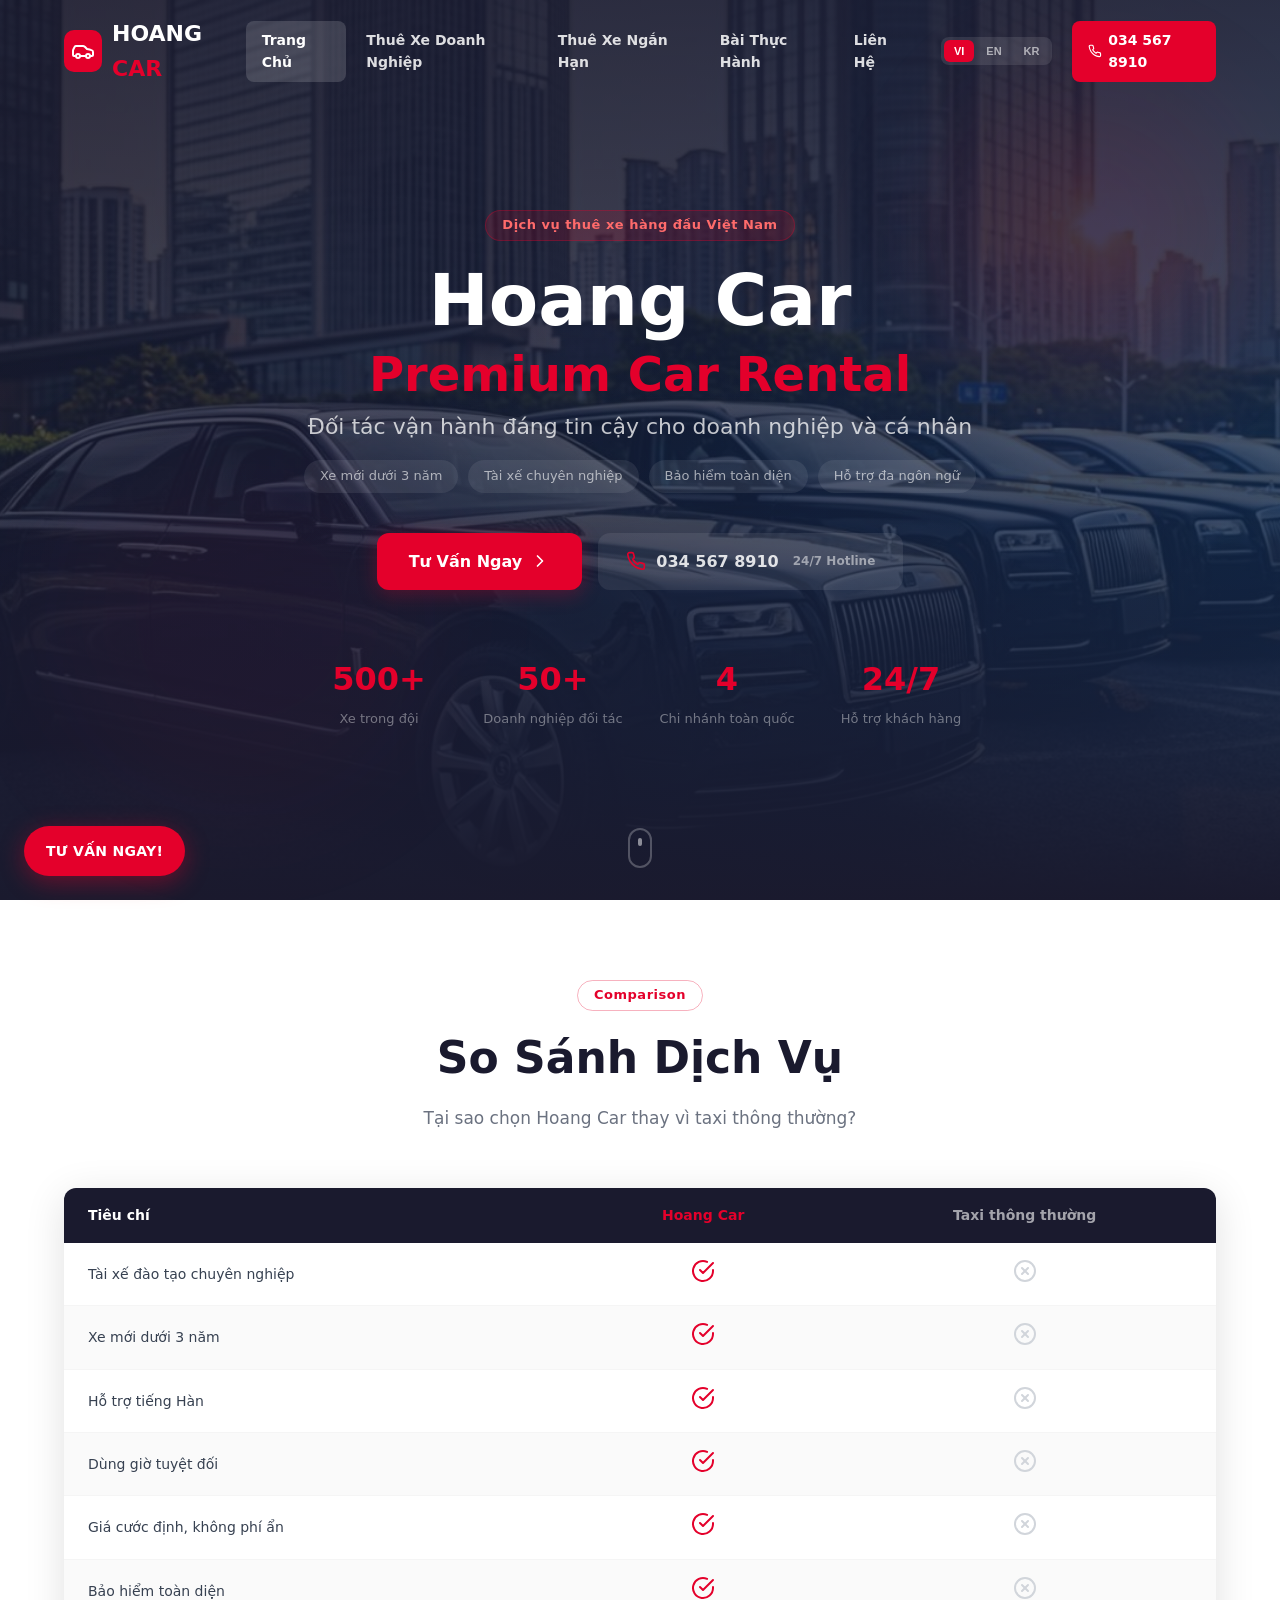
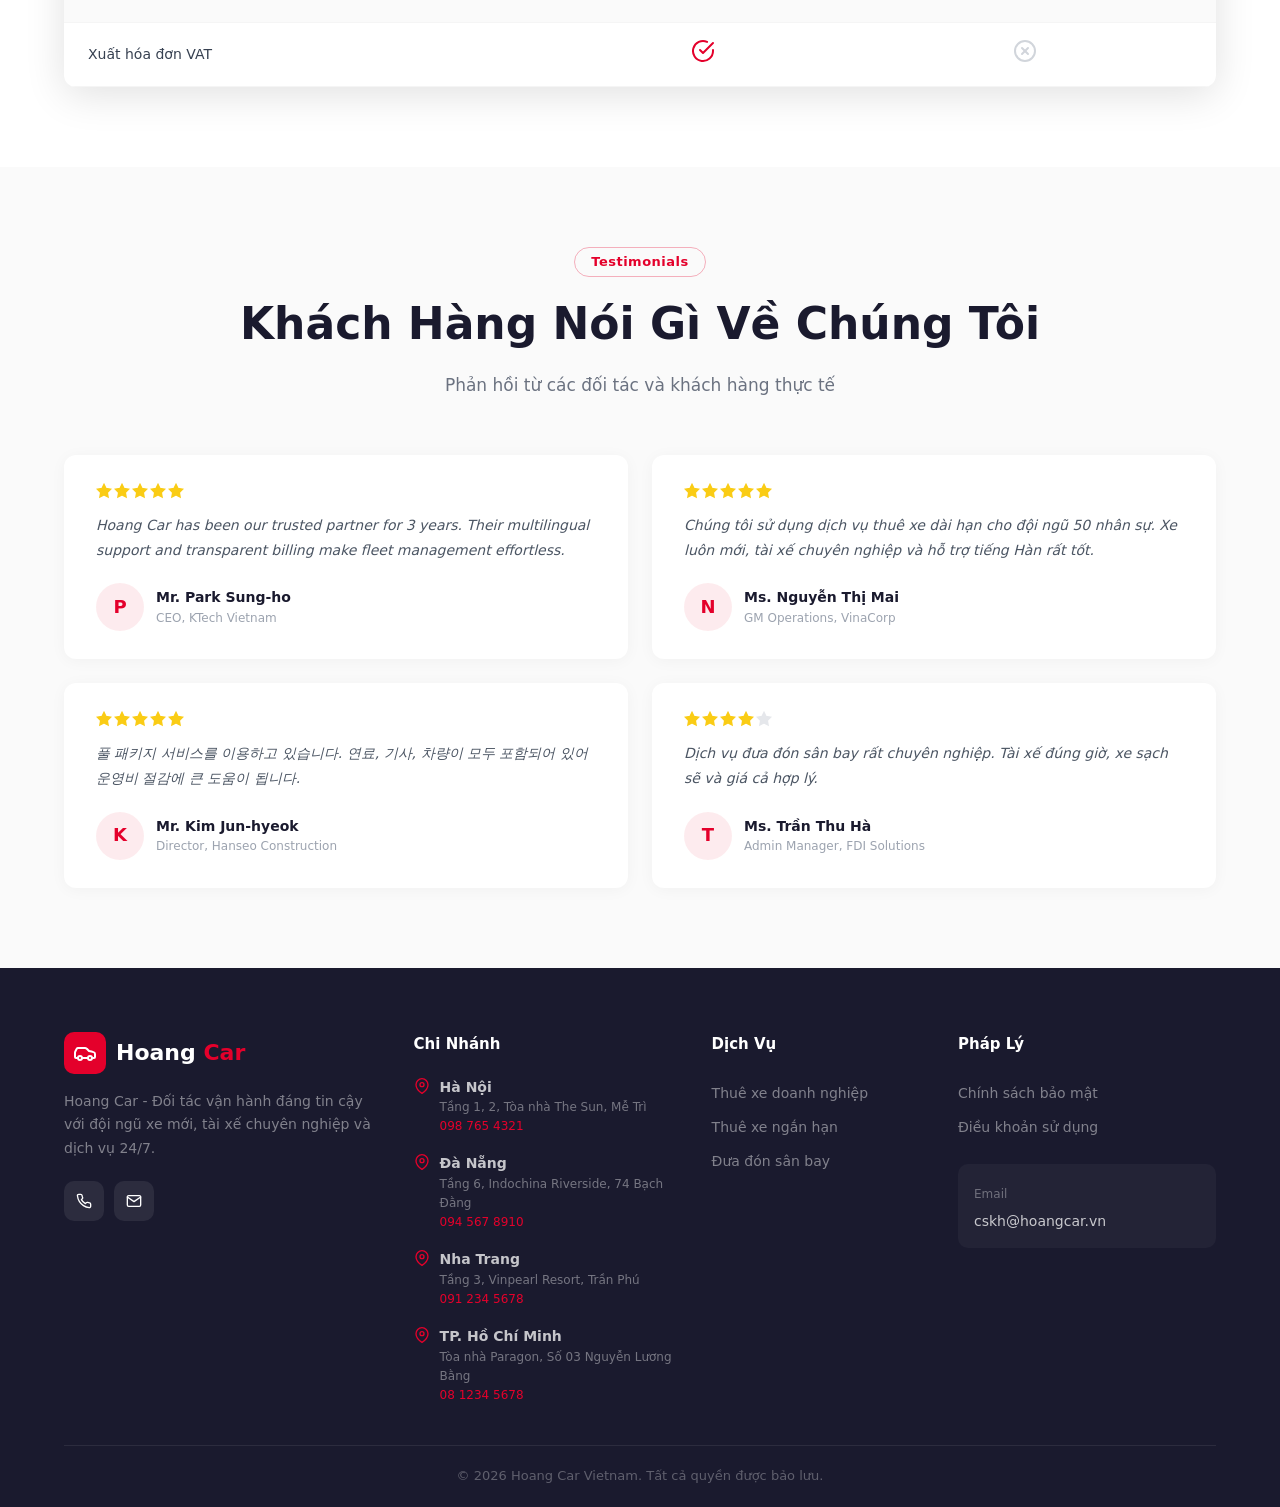
<file: index.html>
<!DOCTYPE html>
<html lang="vi">
<head>
  <meta charset="UTF-8">
  <meta name="viewport" content="width=device-width, initial-scale=1.0">
  <title>Hoang Car - Dịch Vụ Thuê Xe Chuyên Nghiệp</title>
  <meta name="description" content="Hoang Car cung cấp dịch vụ thuê xe dài hạn và ngắn hạn chuyên nghiệp. Hỗ trợ đa ngôn ngữ, bảo hiểm toàn diện, xe mới dưới 3 năm.">
  <link rel="stylesheet" href="./css/style.css">
</head>
<body class="is-loading page-home-active">

  <div id="app-header"></div>

  <main id="app-pages" class="app-pages" aria-live="polite"></main>

  <div id="app-footer"></div>
  <div id="app-modals"></div>
  <div id="app-fixed"></div>

  <script src="./js/app.js" defer></script>
  <script src="./js/script.js" defer></script>
</body>
</html>
</file>
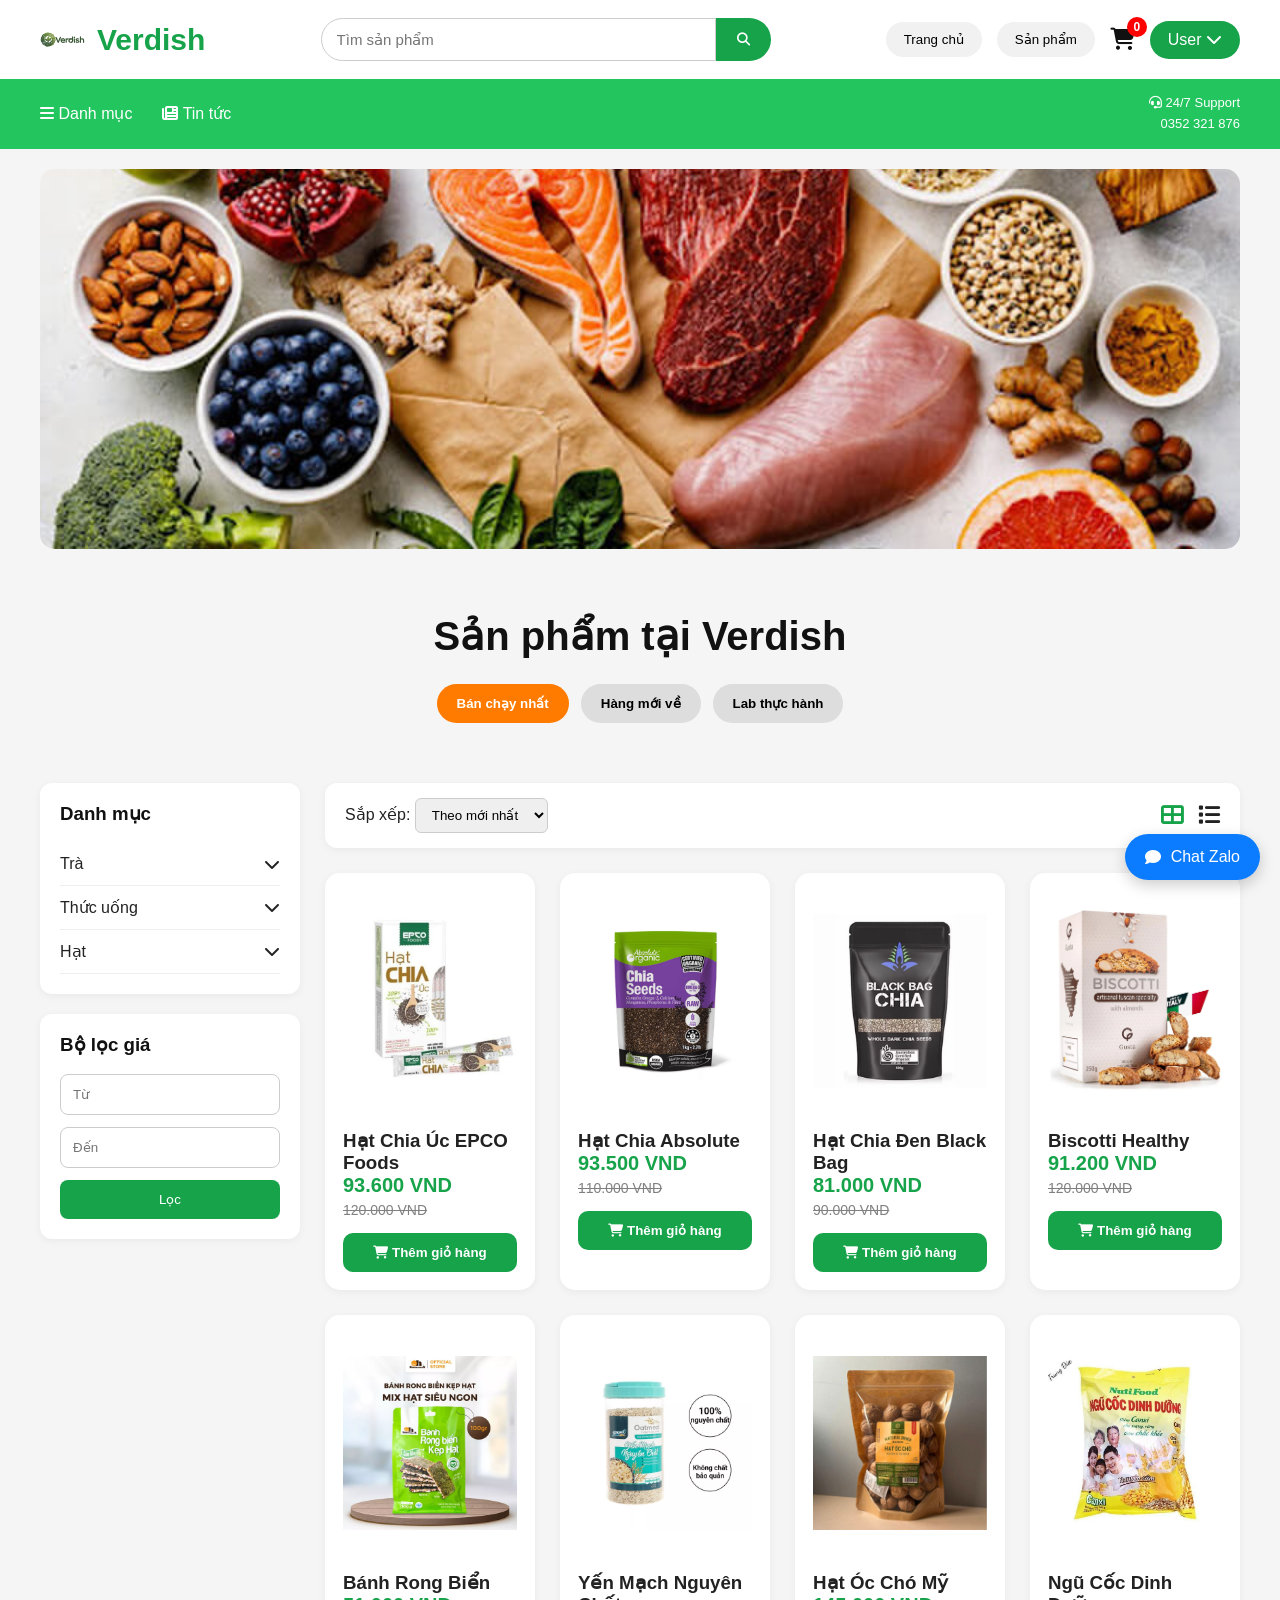
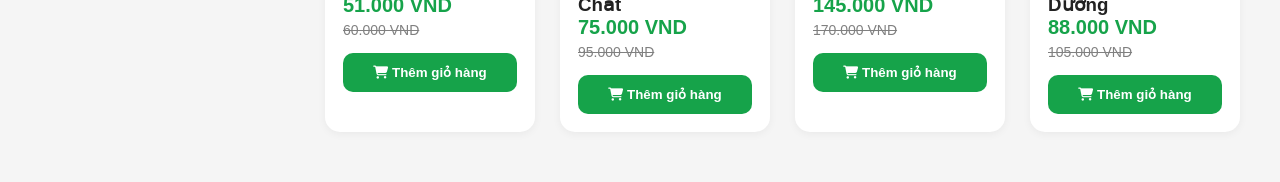
<file: LabThucHanh/html/index.html>
<!DOCTYPE html>
    <html lang="vi">
    <head>
    <meta charset="UTF-8" />
    <meta name="viewport" content="width=device-width, initial-scale=1.0"/>
    <title>Verdish</title>

    <link rel="stylesheet"
        href="https://cdnjs.cloudflare.com/ajax/libs/font-awesome/6.5.2/css/all.min.css">

    <link rel="stylesheet"
        href="../css/index.css"/>
        
    </head>

    <body>

    <!-- HEADER -->
    <header class="header">
        <div class="logo">
            <img src="../img/logo.svg" alt="logo">
            <span>Verdish</span>
        </div>

        <div class="search-box">
            <input type="text" placeholder="Tìm sản phẩm">
            <button><i class="fa fa-search"></i></button>
        </div>

        <div class="menu-right">
            <button>Trang chủ</button>
            <button>Sản phẩm</button>

            <div class="cart">
                <i class="fa fa-shopping-cart"></i>
                <span>0</span>
            </div>

            <div class="user">
                User <i class="fa fa-chevron-down" ></i>
            </div>
        </div>
    </header>

    <!-- MENU -->
    <nav class="navbar">
        <div class="nav-left">
            <span><i class="fa fa-bars"></i> Danh mục</span>
            <span><i class="fa fa-newspaper"></i> Tin tức</span>
        </div>

        <div class="support">
            <i class="fa fa-headset"></i>
            24/7 Support <br>
            0352 321 876
        </div>
    </nav>

    <!-- BANNER -->
    <section class="banner">
        <img id="bannerImage" src="../img/slider1.jpg" alt="banner">
    </section>

    <!-- TITLE -->
    <section class="title-section">
        <h1>Sản phẩm tại Verdish</h1>

        <div class="tabs">

            <button class="active">
                Bán chạy nhất
            </button>

            <button>
                Hàng mới về
            </button>

            <button onclick="goToLab()">
                Lab thực hành
            </button>

        </div>
    </section>

    <!-- PRODUCTS -->
    <section class="product-page">

        <!-- SIDEBAR -->
        <aside class="sidebar">

        <div class="box">
            <h3>Danh mục</h3>

            <div class="category">
                <span>Trà</span>
                <i class="fa fa-chevron-down"></i>
            </div>

            <div class="category">
                <span>Thức uống</span>
                <i class="fa fa-chevron-down"></i>
            </div>

            <div class="category">
                <span>Hạt</span>
                <i class="fa fa-chevron-down"></i>
            </div>
        </div>

        <div class="box">
            <h3>Bộ lọc giá</h3>

            <div class="price-filter">
                <input type="number" placeholder="Từ">
                <input type="number" placeholder="Đến">
                <button>Lọc</button>
            </div>
        </div>

        </aside>

        <!-- MAIN -->
        <main class="products-container">

        <div class="top-filter">
            <div>
            <label>Sắp xếp:</label>

            <select>
                <option>Theo mới nhất</option>
                <option>Giá tăng dần</option>
                <option>Giá giảm dần</option>
            </select>
            </div>

            <div class="view-icons">
                <i class="fa fa-th-large active"></i>
                <i class="fa fa-list"></i>
            </div>
        </div>

        <!-- PRODUCT GRID -->
        <div class="product-grid" id="productGrid">

        </div>

        </main>

    </section>

    <!-- CHAT -->
    <div class="chat-box">
        <i class="fa fa-comment"></i>
        Chat Zalo
    </div>

    <script src="../javascript/index.js"></script>
    </body>
    </html>
</file>
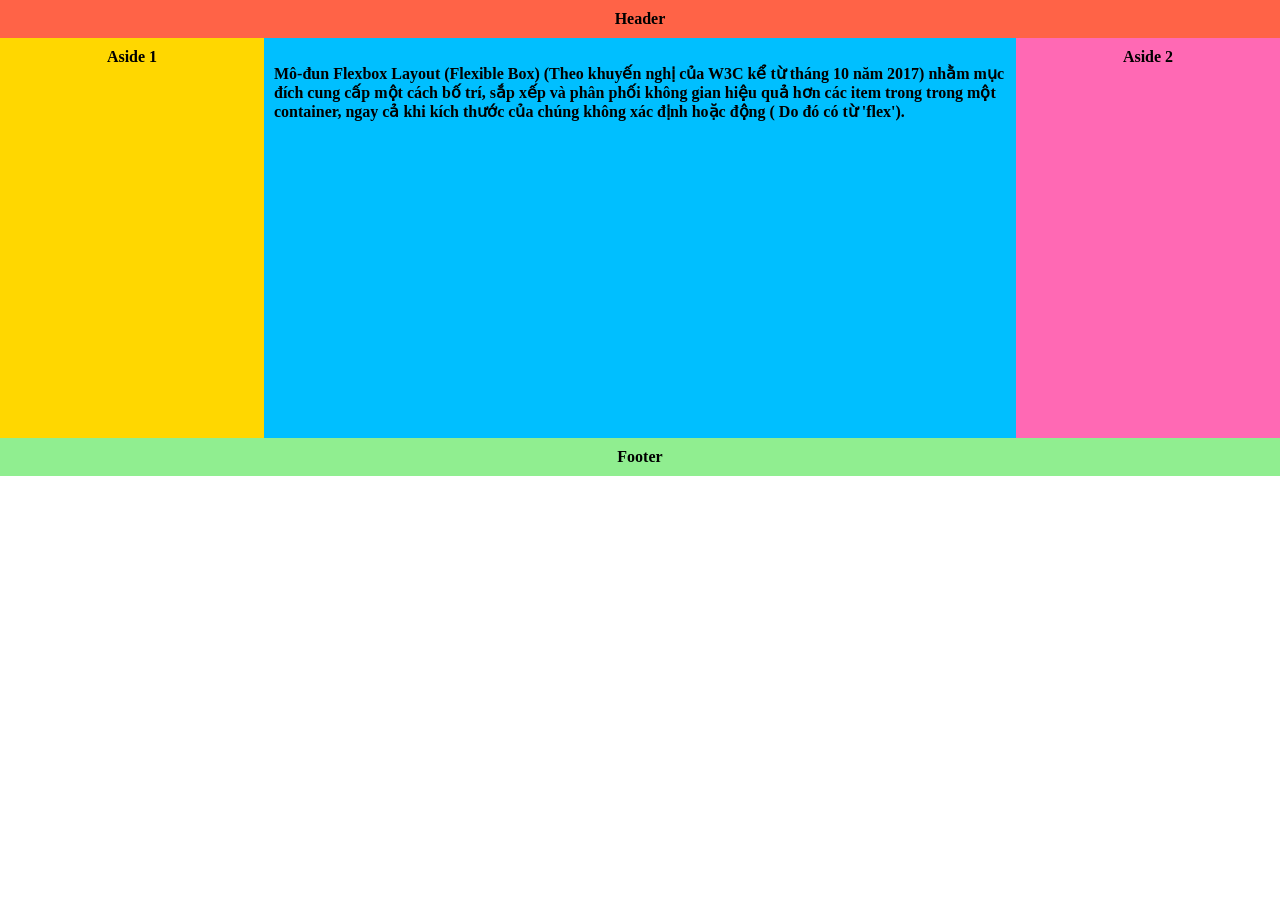
<file: LabThucHanh/Lab06/Bai_2_Minh_hoa_layout/index.html>
<!DOCTYPE html>
<html>

<head>
	<meta http-equiv="Content-Type" content="text/html; charset=utf-8" />
    <link rel="stylesheet" href="css/style.css">
</head>

<body>
    <div class="wrapper">
        <header class="header-flex-2">Header</header>
        <article class="main">
            <p>Mô-đun Flexbox Layout (Flexible Box) (Theo khuyến nghị của W3C kể từ tháng 10 năm 2017) nhằm mục đích
                cung cấp một cách bố trí, sắp xếp và phân phối không gian hiệu quả hơn các item trong trong một
                container, ngay cả khi kích thước của chúng không xác định hoặc động ( Do đó có từ 'flex').</p>
                
        </article>
        <aside class="aside aside-1">Aside 1</aside>
        <aside class="aside aside-2">Aside 2</aside>
        <footer class="footer-flex-2">Footer</footer>
    </div>
</body>

</html>
</file>
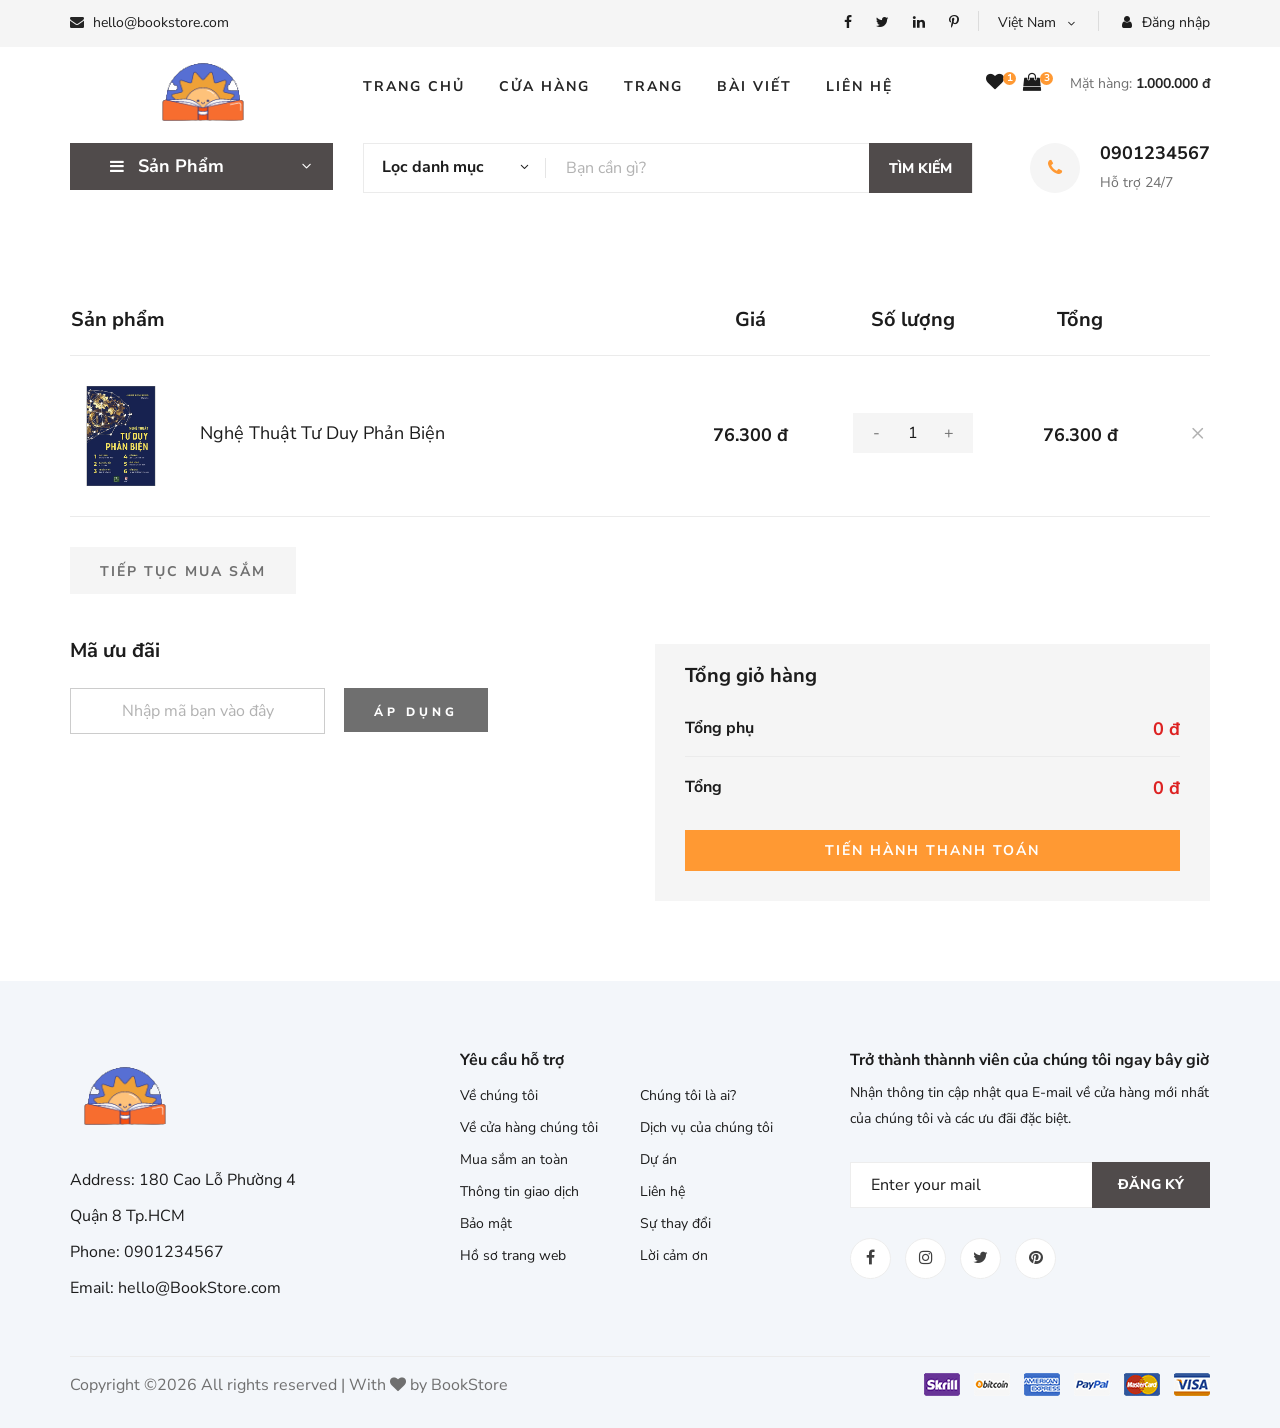
<file: LabThucHanh/Lab07/demo_bai_2/index.html>
<!DOCTYPE html>
<html lang="zxx">

<head>
    <meta charset="UTF-8">
    <meta name="description" content="Ogani Template">
    <meta name="keywords" content="Ogani, unica, creative, html">
    <meta name="viewport" content="width=device-width, initial-scale=1.0">
    <meta http-equiv="X-UA-Compatible" content="ie=edge">
    <title>Nice | BookStore</title>
    
    <!-- Google Font -->
    <link href="https://fonts.googleapis.com/css2?family=Nunito Sans:wght@200;300;400;600;900&display=swap" rel="stylesheet">
    
    <!-- Css Styles -->
    <link rel="stylesheet" href="css/bootstrap.min.css" type="text/css">
    <link rel="stylesheet" href="css/font-awesome.min.css" type="text/css">
    <link rel="stylesheet" href="css/elegant-icons.css" type="text/css">
    <link rel="stylesheet" href="css/nice-select.css" type="text/css">
    <link rel="stylesheet" href="css/jquery-ui.min.css" type="text/css">
    <link rel="stylesheet" href="css/owl.carousel.min.css" type="text/css">
    <link rel="stylesheet" href="css/slicknav.min.css" type="text/css">
    <link rel="stylesheet" href="css/style.css" type="text/css">


</head>

<body>
    <!-- Page Preloder -->
    <div id="preloder">
        <div class="loader"></div>
    </div>

    <!-- Humberger Begin -->
    <div class="humberger__menu__overlay"></div>
    <div class="humberger__menu__wrapper">
        <div class="humberger__menu__logo">
            <a href="#"><img src="img/logo.png" alt=""></a>
        </div>
        <div class="humberger__menu__cart">
            <ul>
                <li><a href="#"><i class="fa fa-heart"></i> <span>1</span></a></li>
                <li><a href="#"><i class="fa fa-shopping-bag"></i> <span>3</span></a></li>
            </ul>
            <div class="header__cart__price">Mặt hàng: <span>1.000.000 đ</span></div>
        </div>
        <div class="humberger__menu__widget">
            <div class="header__top__right__language">
                <div>Việt Nam</div>
                <span class="arrow_carrot-down"></span>
                <ul>
                    <li><a href="#">Spanis</a></li>
                    <li><a href="#">English</a></li>
                </ul>
            </div>
            <div class="header__top__right__auth">
                <a href="#"><i class="fa fa-user"></i> Đăng nhập</a>
            </div>
        </div>
        <nav class="humberger__menu__nav mobile-menu">
            <ul>
                <li><a href="./index.html">Trang chủ</a></li>
                <li><a href="./shop-grid.html">Cửa hàng</a></li>
                <li><a href="#">Trang</a>
                    <ul class="header__menu__dropdown">
                        <li><a href="./shop-details.html">Cửa hàng chi tiết</a></li>
                        <li><a href="./shoping-cart.html">Giỏ hàng</a></li>
                        <li><a href="./checkout.html">Thủ tục thanh toán</a></li>
                        <li><a href="./blog-details.html">Chi tiết bài viết</a></li>
                    </ul>
                </li>
                <li><a href="./blog.html">Bài viết</a></li>
                <li><a href="./contact.html">Liên hệ</a></li>
            </ul>
        </nav>
        <div id="mobile-menu-wrap"></div>
        <div class="header__top__right__social">
            <a href="#"><i class="fa fa-facebook"></i></a>
            <a href="#"><i class="fa fa-twitter"></i></a>
            <a href="#"><i class="fa fa-linkedin"></i></a>
            <a href="#"><i class="fa fa-pinterest-p"></i></a>
        </div>
        <div class="humberger__menu__contact">
            <ul>
                <li><i class="fa fa-envelope"></i> hello@bookstore.com</li>
            </ul>
        </div>
    </div>
    <!-- Humberger End -->

    <!-- Header Section Begin -->
    <header class="header">
        <div class="header__top">
            <div class="container">
                <div class="row">
                    <div class="col-lg-6 col-md-6">
                        <div class="header__top__left">
                            <ul>
                                <li><i class="fa fa-envelope"></i> hello@bookstore.com</li>
                            </ul>
                        </div>
                    </div>
                    <div class="col-lg-6 col-md-6">
                        <div class="header__top__right">
                            <div class="header__top__right__social">
                                <a href="#"><i class="fa fa-facebook"></i></a>
                                <a href="#"><i class="fa fa-twitter"></i></a>
                                <a href="#"><i class="fa fa-linkedin"></i></a>
                                <a href="#"><i class="fa fa-pinterest-p"></i></a>
                            </div>
                            <div class="header__top__right__language">
                                <div>Việt Nam</div>
                                <span class="arrow_carrot-down"></span>
                                <ul>
                                    <li><a href="#">Spanis</a></li>
                                    <li><a href="#">English</a></li>
                                </ul>
                            </div>
                            <div class="header__top__right__auth">
                                <a href="#"><i class="fa fa-user"></i> Đăng nhập</a>
                            </div>
                        </div>
                    </div>
                </div>
            </div>
        </div>
        <div class="container">
            <div class="row">
                <div class="col-lg-3">
                    <div class="header__logo">
                        <a href="./index.html"><img src="img/logo.png" alt=""></a>
                    </div>
                </div>
                <div class="col-lg-6">
                    <nav class="header__menu">
                        <ul class="ul-menu">
                            <li><a href="./index.html">Trang chủ</a></li>
                            <li><a href="./shop-grid.html">Cửa hàng</a></li>
                            <li><a href="#">Trang</a>
                                <ul class="header__menu__dropdown">
                                    <li><a href="./shop-details.html">Cửa hàng chi tiết</a></li>
                                    <li><a href="./shoping-cart.html">Giỏ hàng</a></li>
                                    <li><a href="./checkout.html">Thủ tục thanh toán</a></li>
                                    <li><a href="./blog-details.html">Chi tiết bài viết</a></li>
                                </ul>
                            </li>
                            <li><a href="./blog.html">Bài viết</a></li>
                            <li><a href="./contact.html">Liên hệ</a></li>
                        </ul>
                    </nav>
                </div>
                <div class="col-lg-3">
                    <div class="header__cart">
                        <ul>
                            <li><a href="#"><i class="fa fa-heart"></i> <span>1</span></a></li>
                            <li><a href="#"><i class="fa fa-shopping-bag"></i> <span>3</span></a></li>
                        </ul>
                        <div class="header__cart__price">Mặt hàng: <span>1.000.000 đ</span></div>
                    </div>
                </div>
            </div>
            <div class="humberger__open">
                <i class="fa fa-bars"></i>
            </div>
        </div>
    </header>
    <!-- Header Section End -->

    <!-- Hero Section Begin -->
    <section class="hero hero-normal">
        <div class="container">
            <div class="row">
                <div class="col-lg-3">
                    <div class="hero__categories">
                        <div class="hero__categories__all">
                            <i class="fa fa-bars"></i>
                            <span>Sản Phẩm</span>
                        </div>
                        <ul>
                            <li><a href="#">Văn học</a></li>
                            <li><a href="#">Kinh tế</a></li>
                            <li><a href="#">Thiếu nhi</a></li>
                            <li><a href="#">Kĩ năng sống</a></li>
                            <li><a href="#">Giáo khoa</a></li>
                            <li><a href="#">Từ điển</a></li>
                            <li><a href="#">Lịch sử</a></li>
                            <li><a href="#">Y học</a></li>
                            <li><a href="#">Tạp chí</a></li>
                            <li><a href="#">Ngoại ngữ</a></li>
                            <li><a href="#">Giáo trình</a></li>
                        </ul>
                    </div>
                </div>
                <div class="col-lg-9">
                    <div class="hero__search">
                        <div class="hero__search__form">
                            <form action="#">
                                <div class="hero__search__categories">
                                    Lọc danh mục
                                    <span class="arrow_carrot-down"></span>
                                </div>
                                <input type="text" placeholder="Bạn cần gì?">
                                <button type="submit" class="site-btn">TÌM KIẾM</button>
                            </form>
                        </div>
                        <div class="hero__search__phone">
                            <div class="hero__search__phone__icon">
                                <i class="fa fa-phone"></i>
                            </div>
                            <div class="hero__search__phone__text">
                                <h5>0901234567</h5>
                                <span>Hỗ trợ 24/7 </span>
                            </div>
                        </div>
                    </div>
                </div>
            </div>
        </div>
    </section>
    <!-- Hero Section End -->

    <!-- Shoping Cart Section Begin -->
    <section class="shoping-cart spad">
        <div class="container">
            <div class="row">
                <div class="col-lg-12">
                    <div class="shoping__cart__table">
                        <table>
                            <thead>
                                <tr>
                                    <th class="shoping__product">Sản phẩm</th>
                                    <th>Giá</th>
                                    <th>Số lượng</th>
                                    <th>Tổng</th>
                                    <th></th>
                                </tr>
                            </thead>
                            <tbody>
                                <tr>
                                    <td class="shoping__cart__item">
                                        <img src="img/featured/Book_2.jpg" alt="" width="100px">
                                        <h5>Nghệ Thuật Tư Duy Phản Biện</h5>
                                    </td>
                                    <td class="shoping__cart__price">
                                        76.300 đ
                                    </td>
                                    <td class="shoping__cart__quantity">
                                        <div class="quantity">
                                            <div class="pro-qty">
                                                <input value="1" id="quantity" >
                                            </div>
                                        </div>
                                    </td>
                                    <td class="shoping__cart__total" id="total">
                                        76.300 đ
                                    </td>
                                    <td class="shoping__cart__item__close">
                                        <span class="icon_close"></span>
                                    </td>
                                </tr>
                            </tbody>
                        </table>
                    </div>
                </div>
            </div>
            <div class="row">
                <div class="col-lg-12">
                    <div class="shoping__cart__btns">
                        <a href="#" class="primary-btn cart-btn">TIẾP TỤC MUA SẮM</a>
                    </div>
                </div>
                <div class="col-lg-6">
                    <div class="shoping__continue">
                        <div class="shoping__discount">
                            <h5>Mã ưu đãi</h5>
                            <form action="#">
                                <input type="text" placeholder="Nhập mã bạn vào đây">
                                <button type="submit" class="site-btn">ÁP DỤNG</button>
                            </form>
                        </div>
                    </div>
                </div>
                <div class="col-lg-6">
                    <div class="shoping__checkout">
                        <h5>Tổng giỏ hàng</h5>
                        <ul>
                            <li>Tổng phụ <span>0 đ</span></li>
                            <li>Tổng <span>0 đ</span></li>
                        </ul>
                        <a href="#" class="primary-btn">Tiến hành thanh toán</a>
                    </div>
                </div>
            </div>
        </div>
    </section>
    <!-- Shoping Cart Section End -->


    <!-- Footer Section Begin -->
    <footer class="footer spad">
        <div class="container">
            <div class="row">
                <div class="col-lg-3 col-md-6 col-sm-6">
                    <div class="footer__about">
                        <div class="footer__about__logo">
                            <a href="./index.html"><img src="img/logo.png" alt=""></a>
                        </div>
                        <ul>
                            <li>Address: 180 Cao Lỗ Phường 4 Quận 8 Tp.HCM</li>
                            <li>Phone: 0901234567</li>
                            <li>Email: hello@BookStore.com</li>
                        </ul>
                    </div>
                </div>
                <div class="col-lg-4 col-md-6 col-sm-6 offset-lg-1">
                    <div class="footer__widget">
                        <h6>
                            Yêu cầu hỗ trợ</h6>
                        <ul>
                            <li><a href="#">Về chúng tôi</a></li>
                            <li><a href="#">Về cửa hàng chúng tôi</a></li>
                            <li><a href="#">Mua sắm an toàn</a></li>
                            <li><a href="#">Thông tin giao dịch</a></li>
                            <li><a href="#">Bảo mật</a></li>
                            <li><a href="#">Hồ sơ trang web</a></li>
                        </ul>
                        <ul>
                            <li><a href="#">Chúng tôi là ai?</a></li>
                            <li><a href="#">Dịch vụ của chúng tôi</a></li>
                            <li><a href="#">Dự án</a></li>
                            <li><a href="#">Liên hệ</a></li>
                            <li><a href="#">Sự thay đổi</a></li>
                            <li><a href="#">Lời cảm ơn</a></li>
                        </ul>
                    </div>
                </div>
                <div class="col-lg-4 col-md-12">
                    <div class="footer__widget">
                        <h6>Trở thành thànnh viên của chúng tôi ngay bây giờ</h6>
                        <p>Nhận thông tin cập nhật qua E-mail về cửa hàng mới nhất của chúng tôi và các ưu đãi đặc biệt.</p>
                        <form action="#">
                            <input type="text" placeholder="Enter your mail">
                            <button type="submit" class="site-btn">Đăng ký</button>
                        </form>
                        <div class="footer__widget__social">
                            <a href="#"><i class="fa fa-facebook"></i></a>
                            <a href="#"><i class="fa fa-instagram"></i></a>
                            <a href="#"><i class="fa fa-twitter"></i></a>
                            <a href="#"><i class="fa fa-pinterest"></i></a>
                        </div>
                    </div>
                </div>
            </div>
            <div class="row">
                <div class="col-lg-12">
                    <div class="footer__copyright">
                        <div class="footer__copyright__text"><p>
  Copyright &copy;<script>document.write(new Date().getFullYear());</script> All rights reserved | With <i class="fa fa-heart" aria-hidden="true"></i> by BookStore</a>
  </p></div>
                        <div class="footer__copyright__payment"><img src="img/payment-item.png" alt=""></div>
                    </div>
                </div>
            </div>
        </div>
    </footer>
    <!-- Footer Section End -->

    <!-- Js Plugins -->
    <script src="js/jquery-3.3.1.min.js"></script>
    <script src="js/bootstrap.min.js"></script>
    <script src="js/jquery.nice-select.min.js"></script>
    <script src="js/jquery-ui.min.js"></script>
    <script src="js/jquery.slicknav.js"></script>
    <script src="js/mixitup.min.js"></script>
    <script src="js/owl.carousel.min.js"></script>
    <script src="js/main.js"></script>


</body>

</html>
</file>
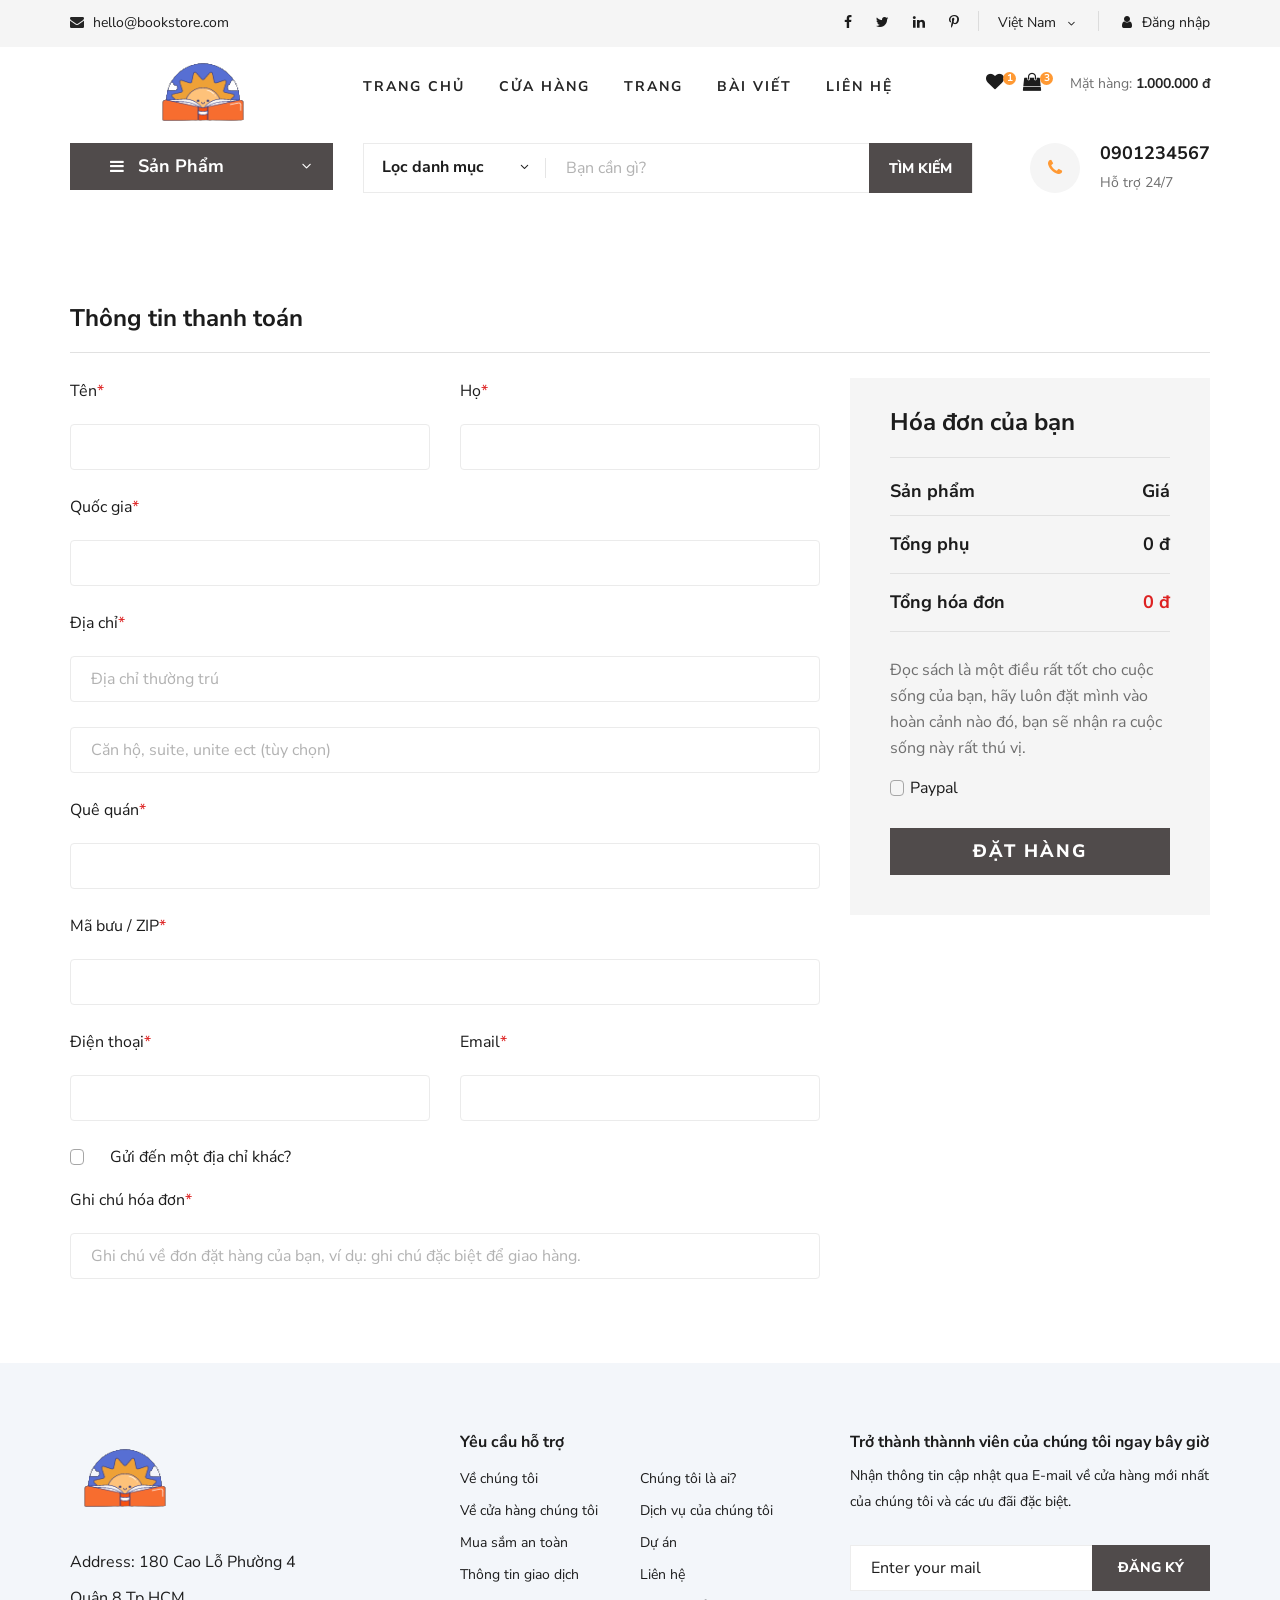
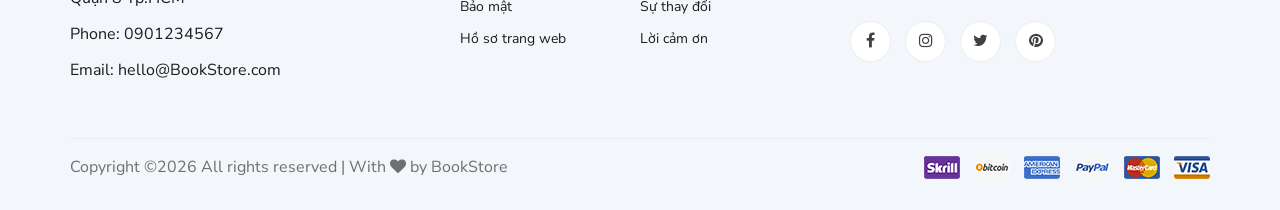
<file: LabThucHanh/Lab07/Vi_du/index.html>
<!DOCTYPE html>
<html lang="zxx">

<head>
    <meta charset="UTF-8">
    <meta name="description" content="Ogani Template">
    <meta name="keywords" content="Ogani, unica, creative, html">
    <meta name="viewport" content="width=device-width, initial-scale=1.0">
    <meta http-equiv="X-UA-Compatible" content="ie=edge">
    <title>Nice | BookStore</title>
    
    <!-- Google Font -->
    <link href="https://fonts.googleapis.com/css2?family=Nunito Sans:wght@200;300;400;600;900&display=swap" rel="stylesheet">
    
    <!-- Css Styles -->
    <link rel="stylesheet" href="css/bootstrap.min.css" type="text/css">
    <link rel="stylesheet" href="css/font-awesome.min.css" type="text/css">
    <link rel="stylesheet" href="css/elegant-icons.css" type="text/css">
    <link rel="stylesheet" href="css/nice-select.css" type="text/css">
    <link rel="stylesheet" href="css/jquery-ui.min.css" type="text/css">
    <link rel="stylesheet" href="css/owl.carousel.min.css" type="text/css">
    <link rel="stylesheet" href="css/slicknav.min.css" type="text/css">
    <link rel="stylesheet" href="css/style.css" type="text/css">


    <style>
        .error-message {
            color: red;
            font-size: 14px; 
            margin-top: 5px; 
        }
    </style>
</head>

<body>
    <!-- Page Preloder -->
    <div id="preloder">
        <div class="loader"></div>
    </div>

    <!-- Humberger Begin -->
    <div class="humberger__menu__overlay"></div>
    <div class="humberger__menu__wrapper">
        <div class="humberger__menu__logo">
            <a href="#"><img src="img/logo.png" alt=""></a>
        </div>
        <div class="humberger__menu__cart">
            <ul>
                <li><a href="#"><i class="fa fa-heart"></i> <span>1</span></a></li>
                <li><a href="#"><i class="fa fa-shopping-bag"></i> <span>3</span></a></li>
            </ul>
            <div class="header__cart__price">Mặt hàng: <span>1.000.000 đ</span></div>
        </div>
        <div class="humberger__menu__widget">
            <div class="header__top__right__language">
                <div>Việt Nam</div>
                <span class="arrow_carrot-down"></span>
                <ul>
                    <li><a href="#">Spanis</a></li>
                    <li><a href="#">English</a></li>
                </ul>
            </div>
            <div class="header__top__right__auth">
                <a href="#"><i class="fa fa-user"></i> Đăng nhập</a>
            </div>
        </div>
        <nav class="humberger__menu__nav mobile-menu">
            <ul>
                <li><a href="./index.html">Trang chủ</a></li>
                <li><a href="./shop-grid.html">Cửa hàng</a></li>
                <li><a href="#">Trang</a>
                    <ul class="header__menu__dropdown">
                        <li><a href="./shop-details.html">Cửa hàng chi tiết</a></li>
                        <li><a href="./shoping-cart.html">Giỏ hàng</a></li>
                        <li><a href="./checkout.html">Thủ tục thanh toán</a></li>
                        <li><a href="./blog-details.html">Chi tiết bài viết</a></li>
                    </ul>
                </li>
                <li><a href="./blog.html">Bài viết</a></li>
                <li><a href="./contact.html">Liên hệ</a></li>
            </ul>
        </nav>
        <div id="mobile-menu-wrap"></div>
        <div class="header__top__right__social">
            <a href="#"><i class="fa fa-facebook"></i></a>
            <a href="#"><i class="fa fa-twitter"></i></a>
            <a href="#"><i class="fa fa-linkedin"></i></a>
            <a href="#"><i class="fa fa-pinterest-p"></i></a>
        </div>
        <div class="humberger__menu__contact">
            <ul>
                <li><i class="fa fa-envelope"></i> hello@bookstore.com</li>
            </ul>
        </div>
    </div>
    <!-- Humberger End -->

    <!-- Header Section Begin -->
    <header class="header">
        <div class="header__top">
            <div class="container">
                <div class="row">
                    <div class="col-lg-6 col-md-6">
                        <div class="header__top__left">
                            <ul>
                                <li><i class="fa fa-envelope"></i> hello@bookstore.com</li>
                            </ul>
                        </div>
                    </div>
                    <div class="col-lg-6 col-md-6">
                        <div class="header__top__right">
                            <div class="header__top__right__social">
                                <a href="#"><i class="fa fa-facebook"></i></a>
                                <a href="#"><i class="fa fa-twitter"></i></a>
                                <a href="#"><i class="fa fa-linkedin"></i></a>
                                <a href="#"><i class="fa fa-pinterest-p"></i></a>
                            </div>
                            <div class="header__top__right__language">
                                <div>Việt Nam</div>
                                <span class="arrow_carrot-down"></span>
                                <ul>
                                    <li><a href="#">Spanis</a></li>
                                    <li><a href="#">English</a></li>
                                </ul>
                            </div>
                            <div class="header__top__right__auth">
                                <a href="#"><i class="fa fa-user"></i> Đăng nhập</a>
                            </div>
                        </div>
                    </div>
                </div>
            </div>
        </div>
        <div class="container">
            <div class="row">
                <div class="col-lg-3">
                    <div class="header__logo">
                        <a href="./index.html"><img src="img/logo.png" alt=""></a>
                    </div>
                </div>
                <div class="col-lg-6">
                    <nav class="header__menu">
                        <ul class="ul-menu">
                            <li><a href="./index.html">Trang chủ</a></li>
                            <li><a href="./shop-grid.html">Cửa hàng</a></li>
                            <li><a href="#">Trang</a>
                                <ul class="header__menu__dropdown">
                                    <li><a href="./shop-details.html">Cửa hàng chi tiết</a></li>
                                    <li><a href="./shoping-cart.html">Giỏ hàng</a></li>
                                    <li><a href="./checkout.html">Thủ tục thanh toán</a></li>
                                    <li><a href="./blog-details.html">Chi tiết bài viết</a></li>
                                </ul>
                            </li>
                            <li><a href="./blog.html">Bài viết</a></li>
                            <li><a href="./contact.html">Liên hệ</a></li>
                        </ul>
                    </nav>
                </div>
                <div class="col-lg-3">
                    <div class="header__cart">
                        <ul>
                            <li><a href="#"><i class="fa fa-heart"></i> <span>1</span></a></li>
                            <li><a href="#"><i class="fa fa-shopping-bag"></i> <span>3</span></a></li>
                        </ul>
                        <div class="header__cart__price">Mặt hàng: <span>1.000.000 đ</span></div>
                    </div>
                </div>
            </div>
            <div class="humberger__open">
                <i class="fa fa-bars"></i>
            </div>
        </div>
    </header>
    <!-- Header Section End -->

    <!-- Hero Section Begin -->
    <section class="hero hero-normal">
        <div class="container">
            <div class="row">
                <div class="col-lg-3">
                    <div class="hero__categories">
                        <div class="hero__categories__all">
                            <i class="fa fa-bars"></i>
                            <span>Sản Phẩm</span>
                        </div>
                        <ul>
                            <li><a href="#">Văn học</a></li>
                            <li><a href="#">Kinh tế</a></li>
                            <li><a href="#">Thiếu nhi</a></li>
                            <li><a href="#">Kĩ năng sống</a></li>
                            <li><a href="#">Giáo khoa</a></li>
                            <li><a href="#">Từ điển</a></li>
                            <li><a href="#">Lịch sử</a></li>
                            <li><a href="#">Y học</a></li>
                            <li><a href="#">Tạp chí</a></li>
                            <li><a href="#">Ngoại ngữ</a></li>
                            <li><a href="#">Giáo trình</a></li>
                        </ul>
                    </div>
                </div>
                <div class="col-lg-9">
                    <div class="hero__search">
                        <div class="hero__search__form">
                            <form action="#">
                                <div class="hero__search__categories">
                                    Lọc danh mục
                                    <span class="arrow_carrot-down"></span>
                                </div>
                                <input type="text" placeholder="Bạn cần gì?">
                                <button type="submit" class="site-btn">TÌM KIẾM</button>
                            </form>
                        </div>
                        <div class="hero__search__phone">
                            <div class="hero__search__phone__icon">
                                <i class="fa fa-phone"></i>
                            </div>
                            <div class="hero__search__phone__text">
                                <h5>0901234567</h5>
                                <span>Hỗ trợ 24/7 </span>
                            </div>
                        </div>
                    </div>
                </div>
            </div>
        </div>
    </section>
    <!-- Hero Section End -->

     <!-- Checkout Section Begin -->
     <section class="checkout spad">
        <div class="container">
            <div class="checkout__form">
                <h4>Thông tin thanh toán</h4>
                <form id="checkoutForm" action="#">
                    <div class="row">
                        <div class="col-lg-8 col-md-6">
                            <div class="row">
                                <div class="col-lg-6">
                                    <div class="checkout__input">
                                        <p>Tên<span>*</span></p>
                                        <input type="text" id="firstNameInput">
                                        <div class="error-message" id="firstNameErrorMessage"></div>
                                    </div>
                                </div>
                                <div class="col-lg-6">
                                    <div class="checkout__input">
                                        <p>Họ<span>*</span></p>
                                        <input type="text" id="lastNameInput">
                                        <div class="error-message" id="lastNameErrorMessage"></div>
                                    </div>
                                </div>
                            </div>
                            <div class="checkout__input">
                                <p>Quốc gia<span>*</span></p>
                                <input type="text" id="nationInput">
                                <div class="error-message" id="nationErrorMessage"></div>
                            </div>
                            <div class="checkout__input">
                                <p>Địa chỉ<span>*</span></p>
                                <input type="text" placeholder="Địa chỉ thường trú" class="checkout__input__add" id="adresseInput">
                                <div class="error-message" id="adresseErrorMessage"></div>
                                <input type="text" placeholder="Căn hộ, suite, unite ect (tùy chọn)" id="suiteInput">
                                <div class="error-message" id="suiteErrorMessage"></div>
                            </div>
                            <div class="checkout__input">
                                <p>Quê quán<span>*</span></p>
                                <input type="text" id="countryInput">
                                <div class="error-message" id="countryErrorMessage"></div>
                            </div>
                            <div class="checkout__input">
                                <p>Mã bưu / ZIP<span>*</span></p>
                                <input type="text" id="zipInput">
                                <div class="error-message" id="zipErrorMessage"></div>
                            </div>
                            <div class="row">
                                <div class="col-lg-6">
                                    <div class="checkout__input">
                                        <p>Điện thoại<span>*</span></p>
                                        <input type="text" id="numInput">
                                        <div class="error-message" id="numErrorMessage"></div>
                                    </div>
                                </div>
                                <div class="col-lg-6">
                                    <div class="checkout__input">
                                        <p>Email<span>*</span></p>
                                        <input type="text" id="emailInput">
                                        <div class="error-message" id="emailErrorMessage"></div>
                                    </div>
                                </div>
                            </div>
                           
                            <div class="checkout__input__checkbox">
                                <label for="diff-acc">
                                    Gửi đến một địa chỉ khác?
                                    <input type="checkbox" id="diff-acc">
                                    <span class="checkmark"></span>
                                </label>
                            </div>
                            <div class="checkout__input">
                                <p>Ghi chú hóa đơn<span>*</span></p>
                                <input type="text" placeholder="Ghi chú về đơn đặt hàng của bạn, ví dụ: ghi chú đặc biệt để giao hàng." id="noteInput">
                                <div class="error-message" id="noteErrorMessage"></div>
                            </div>
                        </div>
                        <div class="col-lg-4 col-md-6">
                            <div class="checkout__order">
                                <h4>Hóa đơn của bạn</h4>
                                <div class="checkout__order__products">Sản phẩm <span>Giá</span></div>
                               
                                <div class="checkout__order__subtotal">Tổng phụ <span>0 đ</span></div>
                                <div class="checkout__order__total">Tổng hóa đơn <span>0 đ</span></div>
                                <p>Đọc sách là một điều rất tốt cho cuộc sống của bạn, hãy luôn đặt mình vào hoàn cảnh nào đó, bạn sẽ
                                    nhận ra cuộc sống này rất thú vị.
                                </p>
                                <div class="checkout__input__checkbox">
                                    <label for="paypal">
                                        Paypal
                                        <input type="checkbox" id="paypal">
                                        <span class="checkmark"></span>
                                    </label>
                                </div>
                                <button type="button" class="site-btn" onclick="validateForm()">Đặt hàng</button>
                            </div>
                        </div>
                    </div>
                </form>
            </div>
        </div>
    </section>
    <!-- Checkout Section End -->


    <!-- Footer Section Begin -->
    <footer class="footer spad">
        <div class="container">
            <div class="row">
                <div class="col-lg-3 col-md-6 col-sm-6">
                    <div class="footer__about">
                        <div class="footer__about__logo">
                            <a href="./index.html"><img src="img/logo.png" alt=""></a>
                        </div>
                        <ul>
                            <li>Address: 180 Cao Lỗ Phường 4 Quận 8 Tp.HCM</li>
                            <li>Phone: 0901234567</li>
                            <li>Email: hello@BookStore.com</li>
                        </ul>
                    </div>
                </div>
                <div class="col-lg-4 col-md-6 col-sm-6 offset-lg-1">
                    <div class="footer__widget">
                        <h6>
                            Yêu cầu hỗ trợ</h6>
                        <ul>
                            <li><a href="#">Về chúng tôi</a></li>
                            <li><a href="#">Về cửa hàng chúng tôi</a></li>
                            <li><a href="#">Mua sắm an toàn</a></li>
                            <li><a href="#">Thông tin giao dịch</a></li>
                            <li><a href="#">Bảo mật</a></li>
                            <li><a href="#">Hồ sơ trang web</a></li>
                        </ul>
                        <ul>
                            <li><a href="#">Chúng tôi là ai?</a></li>
                            <li><a href="#">Dịch vụ của chúng tôi</a></li>
                            <li><a href="#">Dự án</a></li>
                            <li><a href="#">Liên hệ</a></li>
                            <li><a href="#">Sự thay đổi</a></li>
                            <li><a href="#">Lời cảm ơn</a></li>
                        </ul>
                    </div>
                </div>
                <div class="col-lg-4 col-md-12">
                    <div class="footer__widget">
                        <h6>Trở thành thànnh viên của chúng tôi ngay bây giờ</h6>
                        <p>Nhận thông tin cập nhật qua E-mail về cửa hàng mới nhất của chúng tôi và các ưu đãi đặc biệt.</p>
                        <form action="#">
                            <input type="text" placeholder="Enter your mail">
                            <button type="submit" class="site-btn">Đăng ký</button>
                        </form>
                        <div class="footer__widget__social">
                            <a href="#"><i class="fa fa-facebook"></i></a>
                            <a href="#"><i class="fa fa-instagram"></i></a>
                            <a href="#"><i class="fa fa-twitter"></i></a>
                            <a href="#"><i class="fa fa-pinterest"></i></a>
                        </div>
                    </div>
                </div>
            </div>
            <div class="row">
                <div class="col-lg-12">
                    <div class="footer__copyright">
                        <div class="footer__copyright__text"><p>
  Copyright &copy;<script>document.write(new Date().getFullYear());</script> All rights reserved | With <i class="fa fa-heart" aria-hidden="true"></i> by BookStore</a>
  </p></div>
                        <div class="footer__copyright__payment"><img src="img/payment-item.png" alt=""></div>
                    </div>
                </div>
            </div>
        </div>
    </footer>
    <!-- Footer Section End -->

    <!-- Js Plugins -->
    <script src="js/jquery-3.3.1.min.js"></script>
    <script src="js/bootstrap.min.js"></script>
    <script src="js/jquery.nice-select.min.js"></script>
    <script src="js/jquery-ui.min.js"></script>
    <script src="js/jquery.slicknav.js"></script>
    <script src="js/mixitup.min.js"></script>
    <script src="js/owl.carousel.min.js"></script>
    <script src="js/main.js"></script>



    <!-- JavaScript -->
    <script>
        function validateForm() {
            
            var firstName = firstNameInput.value.trim();
            var email = emailInput.value.trim();
            var lastName = lastNameInput.value.trim();
            var nation = nationInput.value.trim();
            var adresse = adresseInput.value.trim();
            var suite = suiteInput.value.trim();
            var country = countryInput.value.trim();
            var num = numInput.value.trim();
            var note = noteInput.value.trim()
            var zip = zipInput.value.trim();

            var isValid = true;

            if (firstName === '') {
                firstNameErrorMessage.textContent = 'Vui lòng nhập tên của bạn.';
                isValid = false;
            } else {
                firstNameErrorMessage.textContent = '';
            }

            if (lastName === '') {
                lastNameErrorMessage.textContent = 'Vui lòng nhập họ của bạn.';
                isValid = false;
            } else {
                lastNameErrorMessage.textContent = '';
            }
            if (nation === '') {
                nationErrorMessage.textContent = 'Vui lòng nhập quốc gia của bạn.';
                isValid = false;
            } else {
                nationErrorMessage.textContent = '';
            }
            if (adresse === '') {
                adresseErrorMessage.textContent = 'Vui lòng nhập địa chỉ của bạn.';
                isValid = false;
            } else {
                adresseErrorMessage.textContent = '';
            }
            if (country === '') {
                countryErrorMessage.textContent = 'Vui lòng nhập quê quán của bạn.';
                isValid = false;
            } else {
                countryErrorMessage.textContent = '';
            }
            if (suite === '') {
                suiteErrorMessage.textContent = 'Vui lòng nhập nơi ở của bạn.';
                isValid = false;
            } else {
                suiteErrorMessage.textContent = '';
            }
            if (num === '') {
                numErrorMessage.textContent = 'Vui lòng nhập số điện thoại của bạn.';
                isValid = false;
            } else {
                numErrorMessage.textContent = '';
            }
            if (note === '') {
                noteErrorMessage.textContent = 'Vui lòng nhập ghi chú của bạn.';
                isValid = false;
            } else {
                noteErrorMessage.textContent = '';
            }
            if (zip === '') {
                zipErrorMessage.textContent = 'Vui lòng nhập mã bưu của bạn.';
                isValid = false;
            } else {
                zipErrorMessage.textContent = '';
            }

            if (!validateEmail(emailInput.value)) {
                emailErrorMessage.textContent = 'Vui lòng nhập một địa chỉ email hợp lệ.';
                isValid = false;
            } else {
                emailErrorMessage.textContent = '';
            }
            
            if (isValid) {
                alert('Đặt hàng thành công!');
            }

        }
    
        function validateEmail(email) {
            var emailRegex = /\S+@\S+\.\S+/;
            return emailRegex.test(email);
        }
        

        function validateCheckBox(){
            const paymentCheckBox = document.getElementById('paypal')
            if(paymentCheckBox.checked){
                alert('Bạn đã chọn thanh toán payment')
            }
            else{
                alert('Bạn đã bỏ chọn thanh toán payment')
            }
        }
    </script>
    
</body>

</html>
</file>
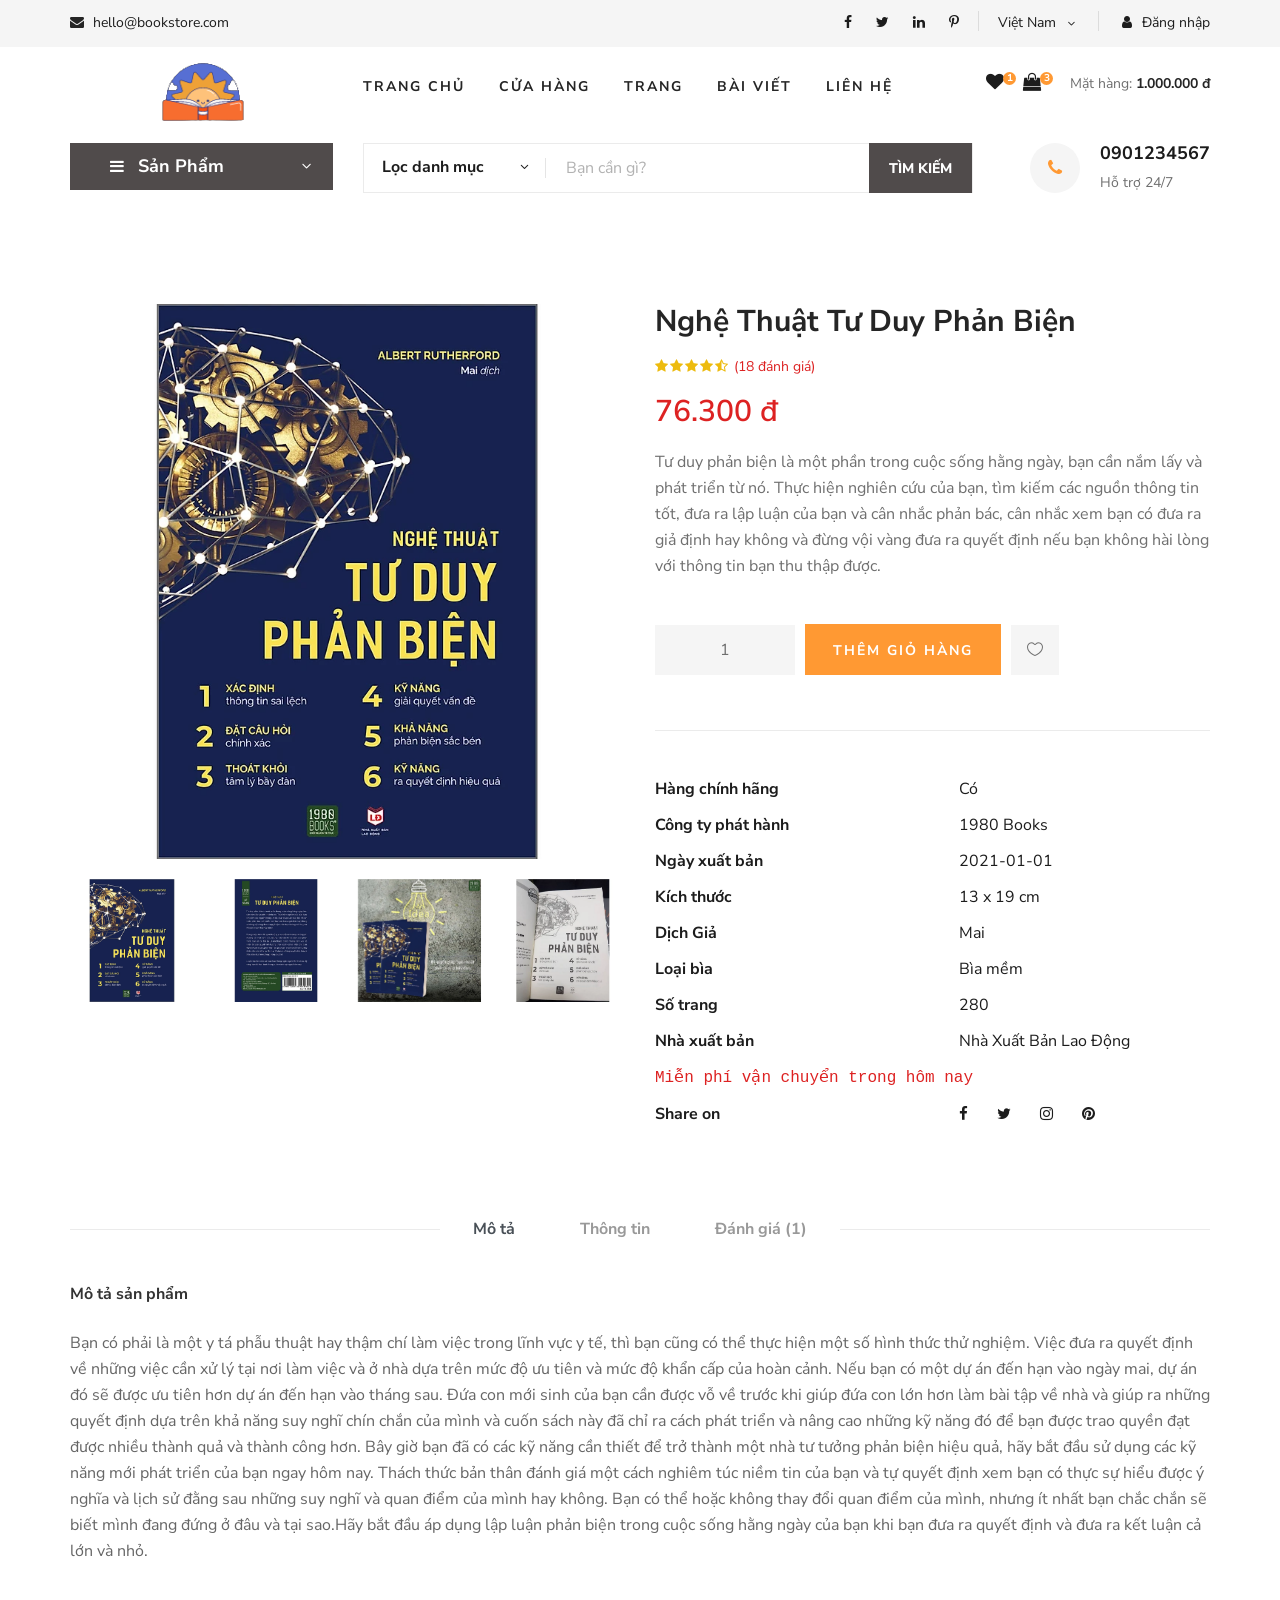
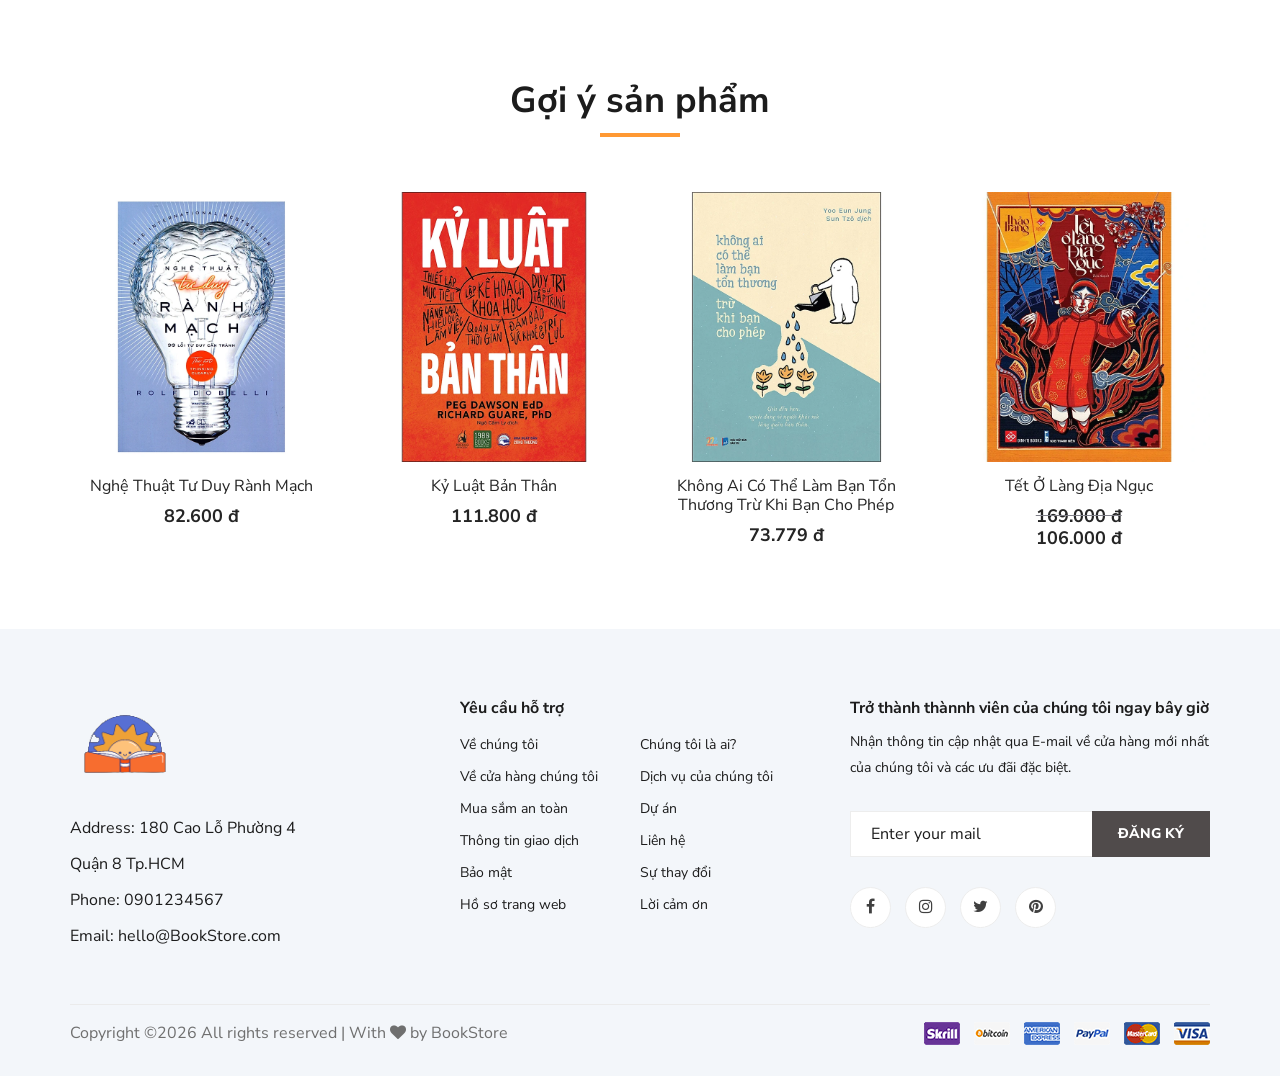
<file: LabThucHanh/Lab08/Vi_du_2/index.html>
<!DOCTYPE html>
<html lang="zxx">

<head>
    <meta charset="UTF-8">
    <meta name="description" content="Ogani Template">
    <meta name="keywords" content="Ogani, unica, creative, html">
    <meta name="viewport" content="width=device-width, initial-scale=1.0">
    <meta http-equiv="X-UA-Compatible" content="ie=edge">
    <title>Nice | BookStore</title>

    <!-- Google Font -->
    <link href="https://fonts.googleapis.com/css2?family=Nunito Sans:wght@200;300;400;600;900&display=swap" rel="stylesheet">

    <!-- Css Styles -->
    <link rel="stylesheet" href="css/bootstrap.min.css" type="text/css">
    <link rel="stylesheet" href="css/font-awesome.min.css" type="text/css">
    <link rel="stylesheet" href="css/elegant-icons.css" type="text/css">
    <link rel="stylesheet" href="css/nice-select.css" type="text/css">
    <link rel="stylesheet" href="css/jquery-ui.min.css" type="text/css">
    <link rel="stylesheet" href="css/owl.carousel.min.css" type="text/css">
    <link rel="stylesheet" href="css/slicknav.min.css" type="text/css">
    <link rel="stylesheet" href="css/style.css" type="text/css">

    <style>
        .product__details__pic__slider {
            position: relative;
            overflow: hidden;
        }

        .product__details__pic__slider img {
            display: none;
            width: 100%;
            height: auto;
        }

        .button__slide{
            text-align: center;
            padding-top: 10px;
        }
    </style>

    
</head>

<body>
    <!-- Page Preloder -->
    <div id="preloder">
        <div class="loader"></div>
    </div>

    <!-- Humberger Begin -->
    <div class="humberger__menu__overlay"></div>
    <div class="humberger__menu__wrapper">
        <div class="humberger__menu__logo">
            <a href="#"><img src="img/logo.png" alt=""></a>
        </div>
        <div class="humberger__menu__cart">
            <ul>
                <li><a href="#"><i class="fa fa-heart"></i> <span>1</span></a></li>
                <li><a href="#"><i class="fa fa-shopping-bag"></i> <span>3</span></a></li>
            </ul>
            <div class="header__cart__price">Mặt hàng: <span>1.000.000 đ</span></div>
        </div>
        <div class="humberger__menu__widget">
            <div class="header__top__right__language">
                <div>Việt Nam</div>
                <span class="arrow_carrot-down"></span>
                <ul>
                    <li><a href="#">Spanis</a></li>
                    <li><a href="#">English</a></li>
                </ul>
            </div>
            <div class="header__top__right__auth">
                <a href="#"><i class="fa fa-user"></i> Đăng nhập</a>
            </div>
        </div>
        <nav class="humberger__menu__nav mobile-menu">
            <ul>
                <li><a href="./index.html">Trang chủ</a></li>
                <li><a href="./shop-grid.html">Cửa hàng</a></li>
                <li><a href="#">Trang</a>
                    <ul class="header__menu__dropdown">
                        <li><a href="./shop-details.html">Cửa hàng chi tiết</a></li>
                        <li><a href="./shoping-cart.html">Giỏ hàng</a></li>
                        <li><a href="./checkout.html">Thủ tục thanh toán</a></li>
                        <li><a href="./blog-details.html">Chi tiết bài viết</a></li>
                    </ul>
                </li>
                <li><a href="./blog.html">Bài viết</a></li>
                <li><a href="./contact.html">Liên hệ</a></li>
            </ul>
        </nav>
        <div id="mobile-menu-wrap"></div>
        <div class="header__top__right__social">
            <a href="#"><i class="fa fa-facebook"></i></a>
            <a href="#"><i class="fa fa-twitter"></i></a>
            <a href="#"><i class="fa fa-linkedin"></i></a>
            <a href="#"><i class="fa fa-pinterest-p"></i></a>
        </div>
        <div class="humberger__menu__contact">
            <ul>
                <li><i class="fa fa-envelope"></i> hello@bookstore.com</li>
            </ul>
        </div>
    </div>
    <!-- Humberger End -->

    <!-- Header Section Begin -->
    <header class="header">
        <div class="header__top">
            <div class="container">
                <div class="row">
                    <div class="col-lg-6 col-md-6">
                        <div class="header__top__left">
                            <ul>
                                <li><i class="fa fa-envelope"></i> hello@bookstore.com</li>
                            </ul>
                        </div>
                    </div>
                    <div class="col-lg-6 col-md-6">
                        <div class="header__top__right">
                            <div class="header__top__right__social">
                                <a href="#"><i class="fa fa-facebook"></i></a>
                                <a href="#"><i class="fa fa-twitter"></i></a>
                                <a href="#"><i class="fa fa-linkedin"></i></a>
                                <a href="#"><i class="fa fa-pinterest-p"></i></a>
                            </div>
                            <div class="header__top__right__language">
                                <div>Việt Nam</div>
                                <span class="arrow_carrot-down"></span>
                                <ul>
                                    <li><a href="#">Spanis</a></li>
                                    <li><a href="#">English</a></li>
                                </ul>
                            </div>
                            <div class="header__top__right__auth">
                                <a href="#"><i class="fa fa-user"></i> Đăng nhập</a>
                            </div>
                        </div>
                    </div>
                </div>
            </div>
        </div>
        <div class="container">
            <div class="row">
                <div class="col-lg-3">
                    <div class="header__logo">
                        <a href="./index.html"><img src="img/logo.png" alt=""></a>
                    </div>
                </div>
                <div class="col-lg-6">
                    <nav class="header__menu">
                        <ul class="ul-menu">
                            <li><a href="./index.html">Trang chủ</a></li>
                            <li><a href="./shop-grid.html">Cửa hàng</a></li>
                            <li><a href="#">Trang</a>
                                <ul class="header__menu__dropdown">
                                    <li><a href="./shop-details.html">Cửa hàng chi tiết</a></li>
                                    <li><a href="./shoping-cart.html">Giỏ hàng</a></li>
                                    <li><a href="./checkout.html">Thủ tục thanh toán</a></li>
                                    <li><a href="./blog-details.html">Chi tiết bài viết</a></li>
                                </ul>
                            </li>
                            <li><a href="./blog.html">Bài viết</a></li>
                            <li><a href="./contact.html">Liên hệ</a></li>
                        </ul>
                    </nav>
                </div>
                <div class="col-lg-3">
                    <div class="header__cart">
                        <ul>
                            <li><a href="#"><i class="fa fa-heart"></i> <span>1</span></a></li>
                            <li><a href="#"><i class="fa fa-shopping-bag"></i> <span>3</span></a></li>
                        </ul>
                        <div class="header__cart__price">Mặt hàng: <span>1.000.000 đ</span></div>
                    </div>
                </div>
            </div>
            <div class="humberger__open">
                <i class="fa fa-bars"></i>
            </div>
        </div>
    </header>
    <!-- Header Section End -->

    <!-- Hero Section Begin -->
    <section class="hero hero-normal">
        <div class="container">
            <div class="row">
                <div class="col-lg-3">
                    <div class="hero__categories">
                        <div class="hero__categories__all">
                            <i class="fa fa-bars"></i>
                            <span>Sản Phẩm</span>
                        </div>
                        <ul>
                            <li><a href="#">Văn học</a></li>
                            <li><a href="#">Kinh tế</a></li>
                            <li><a href="#">Thiếu nhi</a></li>
                            <li><a href="#">Kĩ năng sống</a></li>
                            <li><a href="#">Giáo khoa</a></li>
                            <li><a href="#">Từ điển</a></li>
                            <li><a href="#">Lịch sử</a></li>
                            <li><a href="#">Y học</a></li>
                            <li><a href="#">Tạp chí</a></li>
                            <li><a href="#">Ngoại ngữ</a></li>
                            <li><a href="#">Giáo trình</a></li>
                        </ul>
                    </div>
                </div>
                <div class="col-lg-9">
                    <div class="hero__search">
                        <div class="hero__search__form">
                            <form action="#">
                                <div class="hero__search__categories">
                                    Lọc danh mục
                                    <span class="arrow_carrot-down"></span>
                                </div>
                                <input type="text" placeholder="Bạn cần gì?">
                                <button type="submit" class="site-btn">TÌM KIẾM</button>
                            </form>
                        </div>
                        <div class="hero__search__phone">
                            <div class="hero__search__phone__icon">
                                <i class="fa fa-phone"></i>
                            </div>
                            <div class="hero__search__phone__text">
                                <h5>0901234567</h5>
                                <span>Hỗ trợ 24/7 </span>
                            </div>
                        </div>
                    </div>
                </div>
            </div>
        </div>
    </section>
    <!-- Hero Section End -->

    <!-- Product Details Section Begin -->
    <section class="product-details spad">
        <div class="container">
            <div class="row">
                <div class="col-lg-6 col-md-6">
                    <div class="product__details__pic">
                        <div class="product__details__pic__item">
                            <img class="product__details__pic__item--large"
                                src="img/product/Book_2.jpg" alt="">
                        </div>
                        <div class="product__details__pic__slider owl-carousel">
                            <img data-imgbigurl="img/product/details/Book_2.jpg"
                                src="img/product/Book_2.jpg" alt="">
                            <img data-imgbigurl="img/product/details/Book_2_details_2.jpg"
                                src="img/product/details/Book_2_details_2.jpg" alt="">
                            <img data-imgbigurl="img/product/details/Book_2_details_1.jpg"
                                src="img/product/details/Book_2_details_1.jpg" alt="">
                            <img data-imgbigurl="img/product/details/Book_2_details_3.jpg"
                                src="img/product/details/Book_2_details_3.jpg" alt="">
                        </div>
                    </div>
                </div>
                <div class="col-lg-6 col-md-6">
                    <div class="product__details__text">
                        <h3>Nghệ Thuật Tư Duy Phản Biện</h3>
                        <div class="product__details__rating">
                            <i class="fa fa-star"></i>
                            <i class="fa fa-star"></i>
                            <i class="fa fa-star"></i>
                            <i class="fa fa-star"></i>
                            <i class="fa fa-star-half-o"></i>
                            <span>(18 đánh giá)</span>
                        </div>
                        <div class="product__details__price">76.300 đ</div>
                        <p>Tư duy phản biện là một phần trong cuộc sống hằng ngày, bạn cần nắm lấy và phát triển từ nó.
                             Thực hiện nghiên cứu của bạn, tìm kiếm các nguồn thông tin tốt, đưa ra lập luận của bạn và cân nhắc phản bác, 
                             cân nhắc xem bạn có đưa ra giả định hay không và đừng vội vàng đưa ra quyết định nếu bạn không hài lòng với 
                             thông tin bạn thu thập được.</p>
                        <div class="product__details__quantity">
                            <div class="quantity">
                                <div class="pro-qty">
                                    <input type="text" value="1">
                                </div>
                            </div>
                        </div>
                        <a href="#" class="primary-btn">Thêm giỏ hàng</a>
                        <a href="#" class="heart-icon"><span class="icon_heart_alt"></span></a>
                        <ul>
                            <li><b>Hàng chính hãng</b> <span>Có</span></li>
                            <li><b>Công ty phát hành</b> <span>1980 Books</span></li>
                            <li><b>Ngày xuất bản</b> <span>2021-01-01</span></li>
                            <li><b>Kích thước</b> <span>13 x 19 cm </span></li>
                            <li><b>Dịch Giả</b> <span>Mai</span></li>
                            <li><b>Loại bìa</b> <span>Bìa mềm</span></li>
                            <li><b>Số trang</b> <span>280</span></li>
                            <li><b>Nhà xuất bản</b> <span>Nhà Xuất Bản Lao Động</span></li>
                            <li><span><samp>Miễn phí vận chuyển trong hôm nay</samp></span></li>
                            <li><b>Share on</b>
                                <div class="share">
                                    <a href="#"><i class="fa fa-facebook"></i></a>
                                    <a href="#"><i class="fa fa-twitter"></i></a>
                                    <a href="#"><i class="fa fa-instagram"></i></a>
                                    <a href="#"><i class="fa fa-pinterest"></i></a>
                                </div>
                            </li>
                        </ul>
                    </div>
                </div>
                <div class="col-lg-12">
                    <div class="product__details__tab">
                        <ul class="nav nav-tabs" role="tablist">
                            <li class="nav-item">
                                <a class="nav-link active" data-toggle="tab" href="#tabs-1" role="tab"
                                    aria-selected="true">Mô tả</a>
                            </li>
                            <li class="nav-item">
                                <a class="nav-link" data-toggle="tab" href="#tabs-2" role="tab"
                                    aria-selected="false">Thông tin</a>
                            </li>
                            <li class="nav-item">
                                <a class="nav-link" data-toggle="tab" href="#tabs-3" role="tab"
                                    aria-selected="false">Đánh giá <span>(1)</span></a>
                            </li>
                        </ul>
                        <div class="tab-content">
                            <div class="tab-pane active" id="tabs-1" role="tabpanel">
                                <div class="product__details__tab__desc">
                                    <h6>Mô tả sản phẩm</h6>
                                    <p>Bạn có phải là một y tá phẫu thuật hay thậm chí làm việc trong lĩnh vực y tế, thì bạn cũng có thể thực hiện một số hình thức thử nghiệm. Việc đưa ra quyết định về những việc cần xử lý tại nơi làm việc và ở nhà dựa trên mức độ ưu tiên và mức độ khẩn cấp của hoàn cảnh.

                                        Nếu bạn có một dự án đến hạn vào ngày mai, dự án đó sẽ được ưu tiên hơn dự án đến hạn vào tháng sau.
                                         Đứa con mới sinh của bạn cần được vỗ về trước khi giúp đứa con lớn hơn làm bài tập về nhà và giúp ra những quyết định dựa trên 
                                         khả năng suy nghĩ chín chắn của mình và cuốn sách này đã chỉ ra cách phát triển và nâng cao những kỹ năng đó để bạn được trao
                                          quyền đạt được nhiều thành quả và thành công hơn. Bây giờ bạn đã có các kỹ năng cần thiết để trở thành một nhà tư tưởng phản
                                          biện hiệu quả, hãy bắt đầu sử dụng các kỹ năng mới phát triển của bạn ngay hôm nay. Thách thức bản thân đánh giá một cách nghiêm
                                           túc niềm tin của bạn và tự quyết định xem bạn có thực sự hiểu được ý nghĩa và lịch sử đằng sau những suy nghĩ và quan điểm của
                                           mình hay không. Bạn có thể hoặc không thay đổi quan điểm của mình, nhưng ít nhất bạn chắc chắn sẽ biết mình đang đứng ở đâu và
                                         tại sao.Hãy bắt đầu áp dụng lập luận phản biện trong cuộc sống hằng ngày của bạn khi bạn đưa ra quyết định và đưa ra kết luận cả lớn và nhỏ.</p>
                                </div>
                            </div>
                            <div class="tab-pane" id="tabs-2" role="tabpanel">
                                <div class="product__details__tab__desc">
                                    <h6>Thông tin sản phẩm</h6>
                                        Về sản phẩm: (39 tích cực, 2 tiêu cực)
                                        <li>
                                            Hầu hết người mua hài lòng với chất lượng sách, đánh giá sách là hay, hữu ích và đáng mua.
                                        </li>
                                        <li>
                                            Một số nhận xét cho biết sách có nội dung tốt, đẹp, in rõ và dễ mang đi.
                                        </li>
                                        <li>
                                            Tuy nhiên, có một số ý kiến cho rằng sách có lối viết đơn giản, không phù hợp với người đã qua công việc kinh doanh.
                                        </li>
                                        Về dịch vụ: (32 tích cực, 2 tiêu cực)
                                        <li>
                                            Đa số khách hàng hài lòng với giao hàng nhanh, đóng gói cẩn thận và dịch vụ hỗ trợ sau bán hàng.
                                        </li>
                                        <li>
                                            Một số nhận xét cho biết nhân viên giao hàng nhiệt tình, vui vẻ và dịch vụ TikiNow được đánh giá tích cực.
                                        </li>
                                        <li>
                                            Tuy nhiên, có một số ý kiến cho rằng khâu đóng gói cẩu thả và có sách bị cong và mòn.
                                        </li>
                                </div>
                            </div>
                            <div class="tab-pane" id="tabs-3" role="tabpanel">
                                <div class="product__details__tab__desc">
                                    <h6>Đánh giá sản phẩm </h6>
                                    <p>Hãy nghĩ đến coi tư duy phản biện như một cơ hội để tương tác với những người khác và tìm hiểu quan điểm của họ. 
                                        Đánh giá những gì người khác nói và xem xét các nguồn thông tin để quyết định xem chúng có xứng đáng hay không.
                                         “Nghệ thuật tư duy phản biện” là một tài liệu tuyệt vời giúp bạn học được những kỹ năng đó và bạn có thể tham khảo lại khi cần.
                                         Hãy nhớ rằng, hơn bất cứ điều gì, hãy rèn luyện kỹ năng tư duy phản biện của bạn, và bạn không bao giờ có thể sai lầm.</p>
                                </div>
                            </div>
                        </div>
                    </div>
                </div>
            </div>
        </div>
    </section>
    <!-- Product Details Section End -->

    <!-- Related Product Section Begin -->
    <section class="related-product">
        <div class="container">
            <div class="row">
                <div class="col-lg-12">
                    <div class="section-title related__product__title">
                        <h2>Gợi ý sản phẩm</h2>
                    </div>
                </div>
            </div>
            <div class="row">
                <div class="col-lg-3 col-md-4 col-sm-6">
                    <div class="product__item">
                        <div class="product__item__pic set-bg" data-setbg="img/product/Book_1.webp">
                            <ul class="product__item__pic__hover">
                                <li><a href="#"><i class="fa fa-heart"></i></a></li>
                                <li><a href="#"><i class="fa fa-retweet"></i></a></li>
                                <li><a href="#"><i class="fa fa-shopping-cart"></i></a></li>
                            </ul>
                        </div>
                        <div class="product__item__text">
                            <h6><a href="#">Nghệ Thuật Tư Duy Rành Mạch</a></h6>
                            <h5>82.600 đ</h5>
                        </div>
                    </div>
                </div>
                <div class="col-lg-3 col-md-4 col-sm-6">
                    <div class="product__item">
                        <div class="product__item__pic set-bg" data-setbg="img/product/Book-3.png">
                            <ul class="product__item__pic__hover">
                                <li><a href="#"><i class="fa fa-heart"></i></a></li>
                                <li><a href="#"><i class="fa fa-retweet"></i></a></li>
                                <li><a href="#"><i class="fa fa-shopping-cart"></i></a></li>
                            </ul>
                        </div>
                        <div class="product__item__text">
                            <h6><a href="#">Kỷ Luật Bản Thân</a></h6>
                            <h5>111.800 đ</h5>
                        </div>
                    </div>
                </div>
                <div class="col-lg-3 col-md-4 col-sm-6">
                    <div class="product__item">
                        <div class="product__item__pic set-bg" data-setbg="img/product/Book_4.jpg">
                            <ul class="product__item__pic__hover">
                                <li><a href="#"><i class="fa fa-heart"></i></a></li>
                                <li><a href="#"><i class="fa fa-retweet"></i></a></li>
                                <li><a href="#"><i class="fa fa-shopping-cart"></i></a></li>
                            </ul>
                        </div>
                        <div class="product__item__text">
                            <h6><a href="#">Không Ai Có Thể Làm Bạn Tổn Thương Trừ Khi Bạn Cho Phép</a></h6>
                            <h5>73.779 đ</h5>
                        </div>
                    </div>
                </div>
                <div class="col-lg-3 col-md-4 col-sm-6">
                    <div class="product__item">
                        <div class="product__item__pic set-bg" data-setbg="img/product/Book_5.jpg">
                            <ul class="product__item__pic__hover">
                                <li><a href="#"><i class="fa fa-heart"></i></a></li>
                                <li><a href="#"><i class="fa fa-retweet"></i></a></li>
                                <li><a href="#"><i class="fa fa-shopping-cart"></i></a></li>
                            </ul>
                        </div>
                        <div class="product__item__text">
                            <h6><a href="#">Tết Ở Làng Địa Ngục</a></h6>
                            <div class="text__sale">
                                <h5 >169.000 đ</h5>
                            </div>
                            <h5 class="text__price">106.000 đ</h5>
                        </div>
                    </div>
                </div>
            </div>
        </div>
    </section>
    <!-- Related Product Section End -->

    <!-- Footer Section Begin -->
    <footer class="footer spad">
        <div class="container">
            <div class="row">
                <div class="col-lg-3 col-md-6 col-sm-6">
                    <div class="footer__about">
                        <div class="footer__about__logo">
                            <a href="./index.html"><img src="img/logo.png" alt=""></a>
                        </div>
                        <ul>
                            <li>Address: 180 Cao Lỗ Phường 4 Quận 8 Tp.HCM</li>
                            <li>Phone: 0901234567</li>
                            <li>Email: hello@BookStore.com</li>
                        </ul>
                    </div>
                </div>
                <div class="col-lg-4 col-md-6 col-sm-6 offset-lg-1">
                    <div class="footer__widget">
                        <h6>
                            Yêu cầu hỗ trợ</h6>
                        <ul>
                            <li><a href="#">Về chúng tôi</a></li>
                            <li><a href="#">Về cửa hàng chúng tôi</a></li>
                            <li><a href="#">Mua sắm an toàn</a></li>
                            <li><a href="#">Thông tin giao dịch</a></li>
                            <li><a href="#">Bảo mật</a></li>
                            <li><a href="#">Hồ sơ trang web</a></li>
                        </ul>
                        <ul>
                            <li><a href="#">Chúng tôi là ai?</a></li>
                            <li><a href="#">Dịch vụ của chúng tôi</a></li>
                            <li><a href="#">Dự án</a></li>
                            <li><a href="#">Liên hệ</a></li>
                            <li><a href="#">Sự thay đổi</a></li>
                            <li><a href="#">Lời cảm ơn</a></li>
                        </ul>
                    </div>
                </div>
                <div class="col-lg-4 col-md-12">
                    <div class="footer__widget">
                        <h6>Trở thành thànnh viên của chúng tôi ngay bây giờ</h6>
                        <p>Nhận thông tin cập nhật qua E-mail về cửa hàng mới nhất của chúng tôi và các ưu đãi đặc biệt.</p>
                        <form action="#">
                            <input type="text" placeholder="Enter your mail">
                            <button type="submit" class="site-btn">Đăng ký</button>
                        </form>
                        <div class="footer__widget__social">
                            <a href="#"><i class="fa fa-facebook"></i></a>
                            <a href="#"><i class="fa fa-instagram"></i></a>
                            <a href="#"><i class="fa fa-twitter"></i></a>
                            <a href="#"><i class="fa fa-pinterest"></i></a>
                        </div>
                    </div>
                </div>
            </div>
            <div class="row">
                <div class="col-lg-12">
                    <div class="footer__copyright">
                        <div class="footer__copyright__text"><p>
  Copyright &copy;<script>document.write(new Date().getFullYear());</script> All rights reserved | With <i class="fa fa-heart" aria-hidden="true"></i> by BookStore</a>
  </p></div>
                        <div class="footer__copyright__payment"><img src="img/payment-item.png" alt=""></div>
                    </div>
                </div>
            </div>
        </div>
    </footer>
    <!-- Footer Section End -->

    <!-- Js Plugins -->
    <script src="js/jquery-3.3.1.min.js"></script>
    <script src="js/bootstrap.min.js"></script>
    <script src="js/jquery.nice-select.min.js"></script>
    <script src="js/jquery-ui.min.js"></script>
    <script src="js/jquery.slicknav.js"></script>
    <script src="js/mixitup.min.js"></script>
    <script src="js/owl.carousel.min.js"></script>
    <script src="js/main.js"></script>
</body>

</html>
</file>
<file: css/style.css>
/* ===== RESET & BASE ===== */
*, *::before, *::after { margin: 0; padding: 0; box-sizing: border-box; }
html { scroll-behavior: smooth; }
body {
  font-family: 'Segoe UI', system-ui, -apple-system, sans-serif;
  background: #fff;
  color: #1a1a2e;
  line-height: 1.6;
  overflow-x: hidden;
}
a { text-decoration: none; color: inherit; }
ul { list-style: none; }
img { max-width: 100%; height: auto; display: block; }

/* ===== CSS VARIABLES ===== */
:root {
  --red: #E4002B;
  --red-dark: #c7001f;
  --dark: #1a1a2e;
  --dark2: #16213e;
  --gray-50: #fafafa;
  --gray-100: #f5f5f5;
  --gray-200: #e5e7eb;
  --gray-300: #d1d5db;
  --gray-400: #9ca3af;
  --gray-500: #6b7280;
  --gray-600: #4b5563;
  --gray-700: #374151;
  --gold: #D4A853;
  --white: #ffffff;
  --shadow: 0 4px 24px rgba(0,0,0,0.08);
  --shadow-lg: 0 8px 40px rgba(0,0,0,0.12);
  --radius: 12px;
  --max-w: 1200px;
}

/* ===== UTILITIES ===== */
.container { max-width: var(--max-w); margin: 0 auto; padding: 0 24px; }
.section { padding: 80px 0; }
.section-alt { padding: 80px 0; background: var(--gray-50); }
.badge {
  display: inline-block;
  padding: 4px 16px;
  border: 1px solid rgba(228,0,43,0.3);
  color: var(--red);
  border-radius: 20px;
  font-size: 13px;
  font-weight: 600;
  letter-spacing: 0.5px;
  margin-bottom: 12px;
}
.section-header { text-align: center; margin-bottom: 56px; }
.section-header h2 {
  font-size: clamp(28px, 5vw, 44px);
  font-weight: 800;
  color: var(--dark);
  margin-bottom: 12px;
}
.section-header p { font-size: 17px; color: var(--gray-500); max-width: 640px; margin: 0 auto; }
.btn {
  display: inline-flex;
  align-items: center;
  gap: 8px;
  padding: 14px 32px;
  border: none;
  border-radius: 12px;
  font-size: 16px;
  font-weight: 700;
  cursor: pointer;
  transition: all 0.3s ease;
}
.btn-red {
  background: var(--red);
  color: var(--white);
  box-shadow: 0 4px 20px rgba(228,0,43,0.3);
}
.btn-red:hover { background: var(--red-dark); transform: translateY(-2px); box-shadow: 0 8px 30px rgba(228,0,43,0.4); }
.btn-outline {
  background: rgba(255,255,255,0.1);
  color: var(--white);
  border: 1px solid rgba(255,255,255,0.2);
}
.btn-outline:hover { background: rgba(255,255,255,0.2); }

/* ===== LOADING ===== */
body.is-loading #app-pages {
  min-height: 60vh;
  opacity: 0.4;
  pointer-events: none;
}
.app-error {
  padding: 4rem 2rem;
  text-align: center;
  color: var(--gray-600);
}
.app-error strong { color: var(--red); display: block; margin-bottom: 0.5rem; }
.app-error code {
  display: inline-block;
  margin-top: 0.75rem;
  padding: 0.35rem 0.75rem;
  background: var(--gray-100);
  border-radius: 6px;
  font-size: 14px;
}

/* ===== HEADER ===== */
.header {
  position: fixed;
  top: 0;
  left: 0;
  right: 0;
  z-index: 1000;
  padding: 16px 0;
  transition: all 0.3s ease;
}
.header.scrolled,
body:not(.page-home-active) .header {
  background: rgba(255,255,255,0.95);
  backdrop-filter: blur(12px);
  box-shadow: 0 2px 20px rgba(0,0,0,0.06);
}
.header .container {
  display: flex;
  align-items: center;
  justify-content: space-between;
}
.logo { display: flex; align-items: center; gap: 10px; cursor: pointer; }
.logo-icon {
  width: 42px;
  height: 42px;
  background: var(--red);
  border-radius: 10px;
  display: flex;
  align-items: center;
  justify-content: center;
}
.logo-icon svg { width: 24px; height: 24px; stroke: white; fill: none; }
.logo-text { font-size: 22px; font-weight: 800; color: white; transition: color 0.3s; }
.logo-text span { color: var(--red); }
.header.scrolled .logo-text,
body:not(.page-home-active) .header .logo-text { color: var(--dark); }

/* Nav */
.nav { display: flex; align-items: center; gap: 4px; }
.nav a,
.nav .nav-link {
  padding: 8px 16px;
  border-radius: 8px;
  font-size: 14px;
  font-weight: 600;
  color: rgba(255,255,255,0.85);
  transition: all 0.3s;
}
.nav a:hover { color: white; background: rgba(255,255,255,0.1); }
.header.scrolled .nav a,
.header.scrolled .nav .nav-link,
body:not(.page-home-active) .header .nav a,
body:not(.page-home-active) .header .nav .nav-link { color: var(--gray-600); }
.header.scrolled .nav a:hover,
.header.scrolled .nav .nav-link:hover,
body:not(.page-home-active) .header .nav a:hover,
body:not(.page-home-active) .header .nav .nav-link:hover { color: var(--red); background: rgba(228,0,43,0.05); }
.header:not(.scrolled) .nav-link.active {
  color: #fff !important;
  background: rgba(255, 255, 255, 0.15);
}

/* Language */
.lang-switch { display: flex; gap: 2px; background: rgba(255,255,255,0.1); border-radius: 8px; padding: 3px; margin-left: 16px; }
.header.scrolled .lang-switch,
body:not(.page-home-active) .header .lang-switch { background: var(--gray-100); }
.lang-btn {
  padding: 5px 10px;
  border: none;
  background: transparent;
  color: rgba(255,255,255,0.6);
  font-size: 11px;
  font-weight: 700;
  text-transform: uppercase;
  border-radius: 6px;
  cursor: pointer;
  transition: all 0.2s;
}
.lang-btn.active { background: var(--red); color: white; }
.header.scrolled .lang-btn,
body:not(.page-home-active) .header .lang-btn { color: var(--gray-400); }
.header.scrolled .lang-btn.active,
body:not(.page-home-active) .header .lang-btn.active { color: white; }

/* Header CTA */
.header-cta {
  display: flex;
  align-items: center;
  gap: 6px;
  padding: 10px 20px;
  background: var(--red);
  color: white !important;
  border-radius: 10px;
  font-size: 14px;
  font-weight: 700;
  margin-left: 16px;
  transition: all 0.3s;
}
.header-cta:hover { background: var(--red-dark); transform: translateY(-1px); }
.header-cta svg { width: 16px; height: 16px; stroke: white; fill: none; }

/* Mobile menu */
.mobile-toggle {
  display: none;
  background: none;
  border: none;
  cursor: pointer;
  padding: 8px;
  color: white;
}
.header.scrolled .mobile-toggle,
body:not(.page-home-active) .header .mobile-toggle { color: var(--dark); }
.mobile-toggle svg { width: 24px; height: 24px; stroke: currentColor; fill: none; }
.mobile-menu {
  display: none;
  position: absolute;
  top: 100%;
  left: 0;
  right: 0;
  background: white;
  border-top: 1px solid var(--gray-200);
  box-shadow: 0 8px 24px rgba(0,0,0,0.1);
  padding: 16px 24px;
}
.mobile-menu.open { display: block; }
.mobile-menu a {
  display: block;
  padding: 12px 16px;
  border-radius: 8px;
  color: var(--gray-700);
  font-weight: 600;
  margin-bottom: 4px;
}
.mobile-menu a:hover { background: rgba(228,0,43,0.05); color: var(--red); }

/* ===== HERO ===== */
.hero {
  min-height: 100vh;
  display: flex;
  align-items: center;
  justify-content: center;
  position: relative;
  overflow: hidden;
  background: linear-gradient(135deg, var(--dark) 0%, var(--dark2) 50%, #0f3460 100%);
}
.hero-bg {
  position: absolute;
  inset: 0;
  opacity: 0.2;
  background-size: cover;
  background-position: center;
}
.hero-overlay {
  position: absolute;
  inset: 0;
  background: linear-gradient(to top, var(--dark), transparent 50%, rgba(26,26,46,0.6));
}
.hero-circle1 {
  position: absolute;
  top: 80px;
  right: 40px;
  width: 300px;
  height: 300px;
  background: rgba(228,0,43,0.08);
  border-radius: 50%;
  filter: blur(60px);
}
.hero-circle2 {
  position: absolute;
  bottom: 80px;
  left: 40px;
  width: 400px;
  height: 400px;
  background: rgba(228,0,43,0.04);
  border-radius: 50%;
  filter: blur(60px);
}
.hero-content {
  position: relative;
  z-index: 10;
  text-align: center;
  padding: 120px 24px 80px;
}
.hero .badge { margin-bottom: 20px; }
.hero .badge { background: rgba(228,0,43,0.15); border-color: rgba(228,0,43,0.3); color: #ff6b6b; }
.hero h1 {
  font-size: clamp(40px, 8vw, 72px);
  font-weight: 900;
  color: white;
  line-height: 1.1;
  margin-bottom: 8px;
}
.hero h1 span {
  display: block;
  font-size: clamp(24px, 4vw, 48px);
  color: var(--red);
  font-weight: 700;
  margin-top: 8px;
}
.hero .subtitle {
  font-size: clamp(17px, 3vw, 22px);
  color: rgba(255,255,255,0.75);
  font-weight: 300;
  margin-bottom: 16px;
}
.hero-tags { display: flex; flex-wrap: wrap; justify-content: center; gap: 10px; margin-bottom: 40px; }
.hero-tag {
  display: inline-flex;
  align-items: center;
  gap: 6px;
  padding: 6px 16px;
  background: rgba(255,255,255,0.08);
  border-radius: 20px;
  font-size: 13px;
  color: rgba(255,255,255,0.6);
}
.hero-tag svg { width: 14px; height: 14px; stroke: var(--red); fill: none; }
.hero-ctas { display: flex; flex-wrap: wrap; justify-content: center; gap: 16px; }
.hero-phone {
  display: flex;
  align-items: center;
  gap: 10px;
  padding: 16px 28px;
  background: rgba(255,255,255,0.08);
  border-radius: 12px;
  color: rgba(255,255,255,0.85);
  font-weight: 600;
  transition: all 0.3s;
}
.hero-phone:hover { background: rgba(255,255,255,0.15); color: white; }
.hero-phone svg { width: 20px; height: 20px; stroke: var(--red); fill: none; }
.hero-phone small { font-size: 12px; color: rgba(255,255,255,0.5); margin-left: 4px; }

/* Stats */
.stats {
  display: grid;
  grid-template-columns: repeat(4, 1fr);
  gap: 24px;
  max-width: 720px;
  margin: 64px auto 0;
}
.stat-value { font-size: 32px; font-weight: 800; color: var(--red); }
.stat-label { font-size: 13px; color: rgba(255,255,255,0.4); margin-top: 4px; }

/* Scroll indicator */
.scroll-indicator {
  position: absolute;
  bottom: 32px;
  left: 50%;
  transform: translateX(-50%);
  animation: scrollBounce 2s ease-in-out infinite;
}
.scroll-indicator .mouse {
  width: 24px;
  height: 40px;
  border: 2px solid rgba(255,255,255,0.25);
  border-radius: 12px;
  display: flex;
  align-items: flex-start;
  justify-content: center;
  padding-top: 8px;
}
.scroll-indicator .wheel {
  width: 4px;
  height: 8px;
  background: rgba(255,255,255,0.5);
  border-radius: 2px;
}
@keyframes scrollBounce {
  0%, 100% { transform: translateX(-50%) translateY(0); }
  50% { transform: translateX(-50%) translateY(10px); }
}

/* ===== CORPORATE SECTION ===== */
.rental-types {
  display: grid;
  grid-template-columns: repeat(3, 1fr);
  gap: 24px;
  margin-bottom: 56px;
}
.type-card {
  background: white;
  border-radius: var(--radius);
  box-shadow: var(--shadow);
  padding: 36px 28px;
  text-align: center;
  transition: all 0.3s ease;
}
.type-card:hover { box-shadow: var(--shadow-lg); transform: translateY(-4px); }
.type-icon {
  width: 64px;
  height: 64px;
  background: rgba(228,0,43,0.08);
  border-radius: 16px;
  display: flex;
  align-items: center;
  justify-content: center;
  margin: 0 auto 20px;
  transition: all 0.3s;
}
.type-icon svg { width: 32px; height: 32px; stroke: var(--red); fill: none; }
.type-card:hover .type-icon { background: var(--red); }
.type-card:hover .type-icon svg { stroke: white; }
.type-card h3 { font-size: 18px; font-weight: 700; color: var(--dark); margin-bottom: 10px; }
.type-card p { font-size: 14px; color: var(--gray-500); line-height: 1.7; }

/* Benefits */
.benefits-box {
  background: linear-gradient(135deg, var(--dark), var(--dark2));
  border-radius: 20px;
  padding: 48px;
}
.benefits-box h3 { font-size: 22px; font-weight: 700; color: white; text-align: center; margin-bottom: 32px; }
.benefits-grid {
  display: grid;
  grid-template-columns: repeat(3, 1fr);
  gap: 20px;
}
.benefit-item { display: flex; align-items: flex-start; gap: 12px; }
.benefit-icon {
  width: 40px;
  height: 40px;
  background: rgba(228,0,43,0.15);
  border-radius: 10px;
  display: flex;
  align-items: center;
  justify-content: center;
  flex-shrink: 0;
}
.benefit-icon svg { width: 20px; height: 20px; stroke: #ff6b6b; fill: none; }
.benefit-item span { color: rgba(255,255,255,0.85); font-weight: 500; font-size: 14px; padding-top: 8px; }

/* ===== SHORT-TERM SECTION ===== */
.short-grid {
  display: grid;
  grid-template-columns: 1fr 1fr;
  gap: 40px;
  align-items: center;
  margin-bottom: 56px;
}
.short-cards { display: flex; flex-direction: column; gap: 20px; }
.short-card {
  background: white;
  border-radius: var(--radius);
  box-shadow: var(--shadow);
  padding: 24px;
  display: flex;
  align-items: flex-start;
  gap: 20px;
  transition: box-shadow 0.3s;
}
.short-card:hover { box-shadow: var(--shadow-lg); }
.short-card-icon {
  width: 56px;
  height: 56px;
  background: rgba(228,0,43,0.08);
  border-radius: 14px;
  display: flex;
  align-items: center;
  justify-content: center;
  flex-shrink: 0;
}
.short-card-icon svg { width: 28px; height: 28px; stroke: var(--red); fill: none; }
.short-card h3 { font-size: 17px; font-weight: 700; color: var(--dark); margin-bottom: 8px; }
.short-card p { font-size: 14px; color: var(--gray-500); line-height: 1.7; }
.short-image { position: relative; }
.short-image img {
  border-radius: 16px;
  box-shadow: 0 12px 48px rgba(0,0,0,0.15);
}
.short-image-badge {
  position: absolute;
  bottom: -16px;
  left: -16px;
  background: var(--red);
  color: white;
  padding: 14px 24px;
  border-radius: 14px;
  box-shadow: 0 8px 24px rgba(228,0,43,0.4);
}
.short-image-badge strong { font-size: 20px; display: block; }
.short-image-badge small { font-size: 11px; color: rgba(255,255,255,0.7); }

/* Areas */
.areas-title { font-size: 22px; font-weight: 700; color: var(--dark); text-align: center; margin-bottom: 28px; }
.areas-grid {
  display: grid;
  grid-template-columns: repeat(4, 1fr);
  gap: 16px;
}
.area-card {
  background: white;
  border: 1px solid var(--gray-200);
  border-radius: var(--radius);
  padding: 24px;
  text-align: center;
  transition: all 0.3s;
}
.area-card:hover { border-color: rgba(228,0,43,0.3); box-shadow: var(--shadow); }
.area-icon {
  width: 48px;
  height: 48px;
  background: rgba(228,0,43,0.08);
  border-radius: 12px;
  display: flex;
  align-items: center;
  justify-content: center;
  margin: 0 auto 12px;
}
.area-icon svg { width: 20px; height: 20px; stroke: var(--red); fill: none; }
.area-card p { font-weight: 600; color: var(--dark); font-size: 15px; }

/* ===== COMPARISON TABLE ===== */
.compare-table {
  background: white;
  border-radius: var(--radius);
  box-shadow: var(--shadow-lg);
  overflow-x: auto;
  -webkit-overflow-scrolling: touch;
}
.compare-table table { width: 100%; border-collapse: collapse; }
.compare-table thead { background: var(--dark); }
.compare-table th {
  padding: 16px 24px;
  font-weight: 600;
  font-size: 14px;
}
.compare-table th:first-child { text-align: left; color: white; }
.compare-table th:nth-child(2) { text-align: center; color: var(--red); font-weight: 800; }
.compare-table th:last-child { text-align: center; color: rgba(255,255,255,0.6); }
.compare-table td {
  padding: 16px 24px;
  border-bottom: 1px solid var(--gray-100);
  font-size: 14px;
  color: var(--gray-600);
}
.compare-table td:first-child { font-weight: 500; color: var(--gray-700); }
.compare-table td:nth-child(2) { text-align: center; }
.compare-table td:last-child { text-align: center; }
.compare-table tr:nth-child(even) { background: var(--gray-50); }
.compare-table .check { color: var(--red); }
.compare-table .cross { color: var(--gray-300); }

/* ===== TESTIMONIALS ===== */
.testimonials-grid {
  display: grid;
  grid-template-columns: repeat(2, 1fr);
  gap: 24px;
}
.testimonial-card {
  background: white;
  border-radius: var(--radius);
  box-shadow: 0 2px 16px rgba(0,0,0,0.04);
  padding: 28px 32px;
  transition: box-shadow 0.3s;
}
.testimonial-card:hover { box-shadow: var(--shadow); }
.stars { display: flex; gap: 2px; margin-bottom: 14px; }
.stars svg { width: 16px; height: 16px; }
.star-filled { fill: #facc15; stroke: #facc15; }
.star-empty { fill: #e5e7eb; stroke: #e5e7eb; }
.testimonial-card blockquote { font-size: 14px; color: var(--gray-600); line-height: 1.8; font-style: italic; margin-bottom: 20px; }
.testimonial-author { display: flex; align-items: center; gap: 12px; }
.author-avatar {
  width: 48px;
  height: 48px;
  background: rgba(228,0,43,0.08);
  border-radius: 50%;
  display: flex;
  align-items: center;
  justify-content: center;
  font-weight: 800;
  font-size: 18px;
  color: var(--red);
}
.author-name { font-weight: 600; color: var(--dark); font-size: 14px; }
.author-title { font-size: 12px; color: var(--gray-400); }

/* ===== FORM SECTION ===== */
.form-wrapper {
  background: white;
  border-radius: var(--radius);
  box-shadow: var(--shadow-lg);
  padding: 40px;
  max-width: 800px;
  margin: 0 auto;
}
.form-row { display: grid; grid-template-columns: 1fr 1fr; gap: 20px; margin-bottom: 20px; }
.form-group { display: flex; flex-direction: column; gap: 6px; }
.form-group.full { grid-column: 1 / -1; }
.form-label { font-size: 14px; font-weight: 600; color: var(--dark); }
.form-label .required { color: var(--red); }
.form-input,
.form-select,
.form-textarea {
  padding: 12px 16px;
  border: 1px solid var(--gray-200);
  border-radius: 10px;
  font-size: 14px;
  color: var(--dark);
  background: white;
  transition: border-color 0.2s, box-shadow 0.2s;
  outline: none;
  font-family: inherit;
}
.form-input:focus,
.form-select:focus,
.form-textarea:focus {
  border-color: var(--red);
  box-shadow: 0 0 0 3px rgba(228,0,43,0.1);
}
.form-textarea { resize: vertical; min-height: 80px; }
.form-select { appearance: none; cursor: pointer; background-image: url("data:image/svg+xml,%3Csvg xmlns='http://www.w3.org/2000/svg' width='16' height='16' viewBox='0 0 24 24' fill='none' stroke='%239ca3af' stroke-width='2'%3E%3Cpath d='M6 9l6 6 6-6'/%3E%3C/svg%3E"); background-repeat: no-repeat; background-position: right 12px center; padding-right: 36px; }
.form-checkbox { display: flex; align-items: flex-start; gap: 10px; margin-bottom: 24px; }
.form-checkbox input[type="checkbox"] {
  width: 18px;
  height: 18px;
  margin-top: 2px;
  accent-color: var(--red);
  cursor: pointer;
}
.form-checkbox label { font-size: 13px; color: var(--gray-500); cursor: pointer; line-height: 1.5; }
.form-policy-link {
  border: none;
  background: none;
  padding: 0;
  font: inherit;
  color: var(--red);
  font-weight: 600;
  cursor: pointer;
  text-decoration: underline;
  text-underline-offset: 2px;
}
.form-policy-link:hover { color: var(--red-dark); }
.form-submit {
  width: 100%;
  padding: 16px;
  background: var(--red);
  color: white;
  border: none;
  border-radius: 12px;
  font-size: 17px;
  font-weight: 700;
  cursor: pointer;
  display: flex;
  align-items: center;
  justify-content: center;
  gap: 8px;
  transition: all 0.3s;
  box-shadow: 0 4px 20px rgba(228,0,43,0.25);
  font-family: inherit;
}
.form-submit:hover { background: var(--red-dark); transform: translateY(-2px); box-shadow: 0 8px 30px rgba(228,0,43,0.35); }
.form-submit:disabled { opacity: 0.7; cursor: not-allowed; transform: none; }

/* Spinner */
.spinner {
  width: 18px;
  height: 18px;
  border: 2px solid rgba(255,255,255,0.3);
  border-top-color: white;
  border-radius: 50%;
  animation: spin 0.6s linear infinite;
}
@keyframes spin { to { transform: rotate(360deg); } }

/* ===== FOOTER ===== */
.footer {
  background: var(--dark);
  color: white;
  padding: 64px 0 0;
}
.footer-grid {
  display: grid;
  grid-template-columns: 1.2fr 1fr 0.8fr 1fr;
  gap: 40px;
}
.footer-brand p { font-size: 14px; color: rgba(255,255,255,0.45); line-height: 1.7; margin-top: 16px; }
.footer-social { display: flex; gap: 10px; margin-top: 20px; }
.footer-social a {
  width: 40px;
  height: 40px;
  background: rgba(255,255,255,0.08);
  border-radius: 10px;
  display: flex;
  align-items: center;
  justify-content: center;
  transition: all 0.3s;
}
.footer-social a:hover { background: var(--red); }
.footer-social a svg { width: 16px; height: 16px; stroke: white; fill: none; }
.footer h4 { font-size: 15px; font-weight: 700; margin-bottom: 20px; }
.footer-branch { display: flex; align-items: flex-start; gap: 10px; margin-bottom: 16px; }
.footer-branch svg { width: 16px; height: 16px; stroke: var(--red); fill: none; flex-shrink: 0; margin-top: 2px; }
.footer-branch-name { font-weight: 600; font-size: 14px; color: rgba(255,255,255,0.75); }
.footer-branch-addr { font-size: 12px; color: rgba(255,255,255,0.4); }
.footer-branch-phone { font-size: 12px; color: var(--red); }
.footer-link {
  display: block;
  padding: 6px 0;
  font-size: 14px;
  color: rgba(255,255,255,0.45);
  transition: color 0.3s;
  cursor: pointer;
}
.footer-link:hover { color: white; }
.footer-contact-box {
  background: rgba(255,255,255,0.04);
  border-radius: 10px;
  padding: 16px;
  margin-top: 20px;
}
.footer-contact-box small { font-size: 12px; color: rgba(255,255,255,0.35); }
.footer-contact-box p { font-size: 14px; color: rgba(255,255,255,0.75); margin-top: 4px; }
.footer-bottom {
  border-top: 1px solid rgba(255,255,255,0.08);
  margin-top: 24px;
  padding: 20px 0;
  text-align: center;
  font-size: 13px;
  color: rgba(255,255,255,0.3);
}

/* ===== PRIVACY MODAL ===== */
.modal-overlay {
  display: none;
  position: fixed;
  inset: 0;
  background: rgba(0,0,0,0.5);
  z-index: 2000;
  align-items: center;
  justify-content: center;
  padding: 24px;
}
.modal-overlay.open { display: flex; }
body.modal-open { overflow: hidden; }
.modal {
  background: white;
  border-radius: 16px;
  max-width: 680px;
  width: 100%;
  max-height: 80vh;
  overflow-y: auto;
  padding: 32px;
  position: relative;
  animation: modalIn 0.3s ease;
}
@keyframes modalIn { from { opacity: 0; transform: scale(0.95) translateY(10px); } to { opacity: 1; transform: scale(1) translateY(0); } }
.modal-close {
  position: absolute;
  top: 16px;
  right: 16px;
  width: 36px;
  height: 36px;
  border: none;
  background: var(--gray-100);
  border-radius: 50%;
  display: flex;
  align-items: center;
  justify-content: center;
  cursor: pointer;
  transition: background 0.2s;
}
.modal-close:hover { background: var(--gray-200); }
.modal-close svg { width: 18px; height: 18px; stroke: var(--gray-500); }
.modal h2 { font-size: 22px; font-weight: 700; color: var(--dark); margin-bottom: 6px; }
.modal .modal-sub { font-size: 14px; color: var(--gray-400); margin-bottom: 24px; }
.modal h4 { font-size: 16px; font-weight: 600; color: var(--dark); margin-bottom: 12px; }
.modal ul { margin-bottom: 24px; }
.modal li {
  display: flex;
  align-items: flex-start;
  gap: 8px;
  font-size: 14px;
  color: var(--gray-600);
  margin-bottom: 8px;
}
.modal li svg { width: 16px; height: 16px; stroke: var(--red); fill: none; flex-shrink: 0; margin-top: 2px; }
.modal hr { border: none; border-top: 1px solid var(--gray-100); margin: 20px 0; }

/* ===== BACK TO TOP ===== */
.back-to-top {
  position: fixed;
  bottom: 24px;
  right: 24px;
  width: 48px;
  height: 48px;
  background: var(--red);
  color: white;
  border: none;
  border-radius: 50%;
  display: flex;
  align-items: center;
  justify-content: center;
  cursor: pointer;
  box-shadow: 0 4px 16px rgba(228,0,43,0.3);
  opacity: 0;
  transform: scale(0.8);
  transition: all 0.3s;
  z-index: 999;
}
.back-to-top.visible { opacity: 1; transform: scale(1); }
.back-to-top:hover { background: var(--red-dark); }
.back-to-top svg { width: 20px; height: 20px; stroke: white; fill: none; }

/* ===== FIXED CONSULT CTA ===== */
.fixed-consult-btn {
  display: none;
  position: fixed;
  bottom: 24px;
  left: 24px;
  z-index: 998;
  padding: 14px 22px;
  background: var(--red);
  color: var(--white) !important;
  font-size: 14px;
  font-weight: 800;
  letter-spacing: 0.3px;
  border-radius: 50px;
  box-shadow: 0 6px 24px rgba(228, 0, 43, 0.4);
  transition: transform 0.25s ease, background 0.25s ease, box-shadow 0.25s ease;
  white-space: nowrap;
}
.fixed-consult-btn:hover {
  background: var(--red-dark);
  transform: translateY(-2px);
  box-shadow: 0 10px 32px rgba(228, 0, 43, 0.45);
  color: var(--white) !important;
}
body:not(.page-contact-active) .fixed-consult-btn {
  display: inline-flex;
  align-items: center;
  justify-content: center;
}
body.page-contact-active .back-to-top {
  bottom: 24px;
}
body:not(.page-contact-active) .back-to-top.visible {
  bottom: 88px;
}

/* ===== TOAST ===== */
.toast {
  position: fixed;
  bottom: 24px;
  left: 50%;
  transform: translateX(-50%) translateY(100px);
  background: var(--dark);
  color: white;
  padding: 14px 28px;
  border-radius: 12px;
  font-size: 14px;
  font-weight: 600;
  box-shadow: 0 8px 30px rgba(0,0,0,0.2);
  z-index: 3000;
  transition: transform 0.4s ease;
  white-space: nowrap;
}
.toast.show { transform: translateX(-50%) translateY(0); }
.toast.error { background: #dc2626; }
.toast.success { background: #16a34a; }

/* ===== APP PAGES (TAB VIEWS) ===== */
.app-pages {
  position: relative;
  min-height: 50vh;
}
.page-view {
  display: none;
}
.page-view.active {
  display: block;
  animation: pageFadeIn 0.35s ease;
}
@keyframes pageFadeIn {
  from { opacity: 0; transform: translateY(8px); }
  to { opacity: 1; transform: translateY(0); }
}
.page-view--inner .page-inner-start {
  padding-top: 96px;
}
body:not(.page-home-active) .scroll-indicator {
  display: none;
}
.nav-link.active {
  color: var(--red) !important;
  background: rgba(228, 0, 43, 0.08);
}
.header.scrolled .nav-link.active {
  color: var(--red) !important;
  background: rgba(228, 0, 43, 0.08);
}
.mobile-menu .nav-link.active {
  color: var(--red);
  font-weight: 700;
}

/* ===== PRACTICE / LAB SECTION ===== */
.lab-grid {
  display: grid;
  grid-template-columns: repeat(4, 1fr);
  gap: 24px;
}
.lab-card {
  display: flex;
  flex-direction: column;
  background: var(--white);
  border: 1px solid var(--gray-200);
  border-radius: var(--radius);
  padding: 24px 20px 20px;
  box-shadow: var(--shadow);
  transition: box-shadow 0.3s ease, transform 0.3s ease, border-color 0.3s ease;
  min-height: 100%;
}
.lab-card:hover {
  box-shadow: var(--shadow-lg);
  transform: translateY(-4px);
  border-color: rgba(228, 0, 43, 0.15);
}
.lab-card-title {
  font-size: 17px;
  font-weight: 800;
  color: var(--dark);
  margin-bottom: 16px;
  line-height: 1.35;
}
.lab-card-list {
  flex: 1;
  margin-bottom: 20px;
}
.lab-card-list li {
  margin-bottom: 8px;
}
.lab-card-list li:last-child {
  margin-bottom: 0;
}
.lab-card-list a {
  font-size: 14px;
  color: var(--gray-600);
  transition: color 0.2s ease;
}
.lab-card-list a:hover {
  color: var(--red);
}
.lab-card-btn {
  display: block;
  width: 100%;
  padding: 12px 16px;
  text-align: center;
  background: #16a34a;
  color: var(--white);
  border-radius: 8px;
  font-size: 15px;
  font-weight: 700;
  transition: background 0.25s ease, transform 0.25s ease;
}
.lab-card-btn:hover {
  background: #15803d;
  transform: translateY(-1px);
  color: var(--white);
}

/* ===== RESPONSIVE ===== */
@media (max-width: 1200px) {
  .nav a,
  .nav .nav-link {
    padding: 8px 10px;
    font-size: 13px;
  }
  .lang-switch { margin-left: 8px; }
  .header-cta { margin-left: 8px; padding: 8px 14px; font-size: 13px; }
}
@media (max-width: 1024px) {
  .lab-grid { grid-template-columns: repeat(2, 1fr); }
  .rental-types { grid-template-columns: repeat(2, 1fr); }
  .benefits-grid { grid-template-columns: repeat(2, 1fr); }
  .footer-grid { grid-template-columns: repeat(2, 1fr); }
  .compare-table th,
  .compare-table td { padding: 12px 16px; font-size: 13px; }
}
@media (max-width: 768px) {
  .lab-grid { grid-template-columns: 1fr; }
  .nav, .header-cta { display: none; }
  .fixed-consult-btn {
    left: 16px;
    right: 16px;
    bottom: 16px;
    justify-content: center;
    width: auto;
  }
  .back-to-top { right: 16px; bottom: 16px; }
  body:not(.page-contact-active) .back-to-top.visible { bottom: 76px; }
  .toast {
    left: 16px;
    right: 16px;
    width: auto;
    max-width: none;
    transform: translateX(0) translateY(100px);
    text-align: center;
  }
  .toast.show { transform: translateX(0) translateY(0); }
  .mobile-toggle { display: block; }
  .rental-types { grid-template-columns: 1fr; }
  .short-grid { grid-template-columns: 1fr; }
  .short-image { order: -1; }
  .areas-grid { grid-template-columns: repeat(2, 1fr); }
  .testimonials-grid { grid-template-columns: 1fr; }
  .benefits-grid { grid-template-columns: 1fr; }
  .form-row { grid-template-columns: 1fr; }
  .footer-grid { grid-template-columns: 1fr; }
  .stats { grid-template-columns: repeat(2, 1fr); gap: 16px; }
  .hero-content { padding: 100px 16px 60px; }
  .form-wrapper { padding: 24px; }
  .benefits-box { padding: 28px 20px; }
  .section { padding: 56px 0; }
  .section-alt { padding: 56px 0; }
}

/* ===== SCROLL ANIMATIONS ===== */
.fade-up {
  opacity: 0;
  transform: translateY(30px);
  transition: opacity 0.6s ease, transform 0.6s ease;
}
.fade-up.visible {
  opacity: 1;
  transform: translateY(0);
}

@media (prefers-reduced-motion: reduce) {
  html { scroll-behavior: auto; }
  .page-view.active { animation: none; }
  .fade-up { transition: none; opacity: 1; transform: none; }
}
</file>
<file: LabThucHanh/css/index.css>
*{
    margin:0;
    padding:0;
    box-sizing:border-box;
    font-family:Arial, Helvetica, sans-serif;
}

/* BODY */

body{
    background:#f5f5f5;
    color:#222;
}

/* ========================= */
/* HEADER */
/* ========================= */

.header{
    background:white;

    display:flex;
    justify-content:space-between;
    align-items:center;

    padding:18px 40px;

    box-shadow:0 2px 10px rgba(0,0,0,0.05);

    gap:20px;
}

/* LOGO */

.logo{
    display:flex;
    align-items:center;

    gap:12px;

    font-size:30px;
    font-weight:bold;

    color:#16a34a;
}

.logo img{
    width:45px;
}

/* SEARCH */

.search-box{
    display:flex;

    width:450px;

    max-width:100%;
}

.search-box input{
    flex:1;

    padding:12px 15px;

    border:1px solid #ccc;

    border-radius:30px 0 0 30px;

    outline:none;

    font-size:15px;
}

.search-box button{
    width:55px;

    border:none;

    background:#16a34a;

    color:white;

    border-radius:0 30px 30px 0;

    cursor:pointer;

    transition:.3s;
}

.search-box button:hover{
    background:#15803d;
}

/* MENU RIGHT */

.menu-right{
    display:flex;
    align-items:center;

    gap:15px;

    flex-wrap:wrap;
}

.menu-right button{
    border:none;

    background:#f1f1f1;

    padding:10px 18px;

    border-radius:30px;

    cursor:pointer;

    transition:.3s;
}

.menu-right button:hover{
    background:#ddd;
}

/* CART */

.cart{
    position:relative;

    font-size:22px;

    cursor:pointer;

    color:#111;
}

.cart span{
    position:absolute;

    top:-10px;
    right:-12px;

    background:red;
    color:white;

    width:20px;
    height:20px;

    border-radius:50%;

    display:flex;
    align-items:center;
    justify-content:center;

    font-size:12px;
    font-weight:bold;
}

/* USER */

.user{
    background:#16a34a;

    color:white;

    padding:10px 18px;

    border-radius:30px;

    cursor:pointer;
}

/* ========================= */
/* NAVBAR */
/* ========================= */

.navbar{
    background:#22c55e;

    color:white;

    display:flex;
    justify-content:space-between;
    align-items:center;

    padding:14px 40px;
}

.nav-left{
    display:flex;

    gap:30px;

    flex-wrap:wrap;
}

.nav-left span{
    cursor:pointer;

    transition:.3s;
}

.nav-left span:hover{
    color:#e5e7eb;
}

.support{
    text-align:right;

    font-size:13px;

    line-height:1.6;
}

/* ========================= */
/* BANNER */
/* ========================= */

.banner{
    padding:20px 40px;
}

.banner img{
    width:100%;

    height:380px;

    object-fit:cover;

    border-radius:15px;
}

/* ========================= */
/* TITLE SECTION */
/* ========================= */

.title-section{
    text-align:center;

    margin:40px 0;
}

.title-section h1{
    font-size:40px;

    margin-bottom:25px;

    color:#111;
}

/* TABS */

.tabs{
    display:flex;
    justify-content:center;

    flex-wrap:wrap;

    gap:12px;
}

.tabs button{
    border:none;

    padding:12px 20px;

    border-radius:30px;

    background:#ddd;

    cursor:pointer;

    transition:.3s;

    font-weight:bold;
}

.tabs button:hover{
    background:#ccc;
}

.tabs .active{
    background:#ff7b00;

    color:white;
}

/* ========================= */
/* PRODUCT PAGE */
/* ========================= */

.product-page{
    display:flex;

    gap:25px;

    padding:20px 40px 50px;
}

/* ========================= */
/* SIDEBAR */
/* ========================= */

.sidebar{
    width:260px;
}

.box{
    background:white;

    padding:20px;

    border-radius:12px;

    margin-bottom:20px;

    box-shadow:0 2px 8px rgba(0,0,0,0.05);
}

.box h3{
    margin-bottom:18px;

    color:#111;
}

.category{
    display:flex;
    justify-content:space-between;
    align-items:center;

    padding:12px 0;

    border-bottom:1px solid #eee;

    cursor:pointer;
}

.price-filter{
    display:flex;
    flex-direction:column;

    gap:12px;
}

.price-filter input{
    padding:12px;

    border:1px solid #ccc;

    border-radius:8px;
}

.price-filter button{
    background:#16a34a;

    color:white;

    border:none;

    padding:12px;

    border-radius:8px;

    cursor:pointer;

    transition:.3s;
}

.price-filter button:hover{
    background:#15803d;
}

/* ========================= */
/* PRODUCTS */
/* ========================= */

.products-container{
    flex:1;
}

/* TOP FILTER */

.top-filter{
    background:white;

    padding:15px 20px;

    border-radius:12px;

    display:flex;
    justify-content:space-between;
    align-items:center;

    margin-bottom:25px;

    box-shadow:0 2px 8px rgba(0,0,0,0.05);
}

.top-filter select{
    padding:8px 12px;

    border-radius:6px;

    border:1px solid #ccc;
}

.view-icons{
    display:flex;

    gap:15px;

    font-size:22px;
}

.view-icons .active{
    color:#16a34a;
}

/* PRODUCT GRID */

.product-grid{
    display:grid;

    grid-template-columns:repeat(4,1fr);

    gap:25px;
}

/* PRODUCT CARD */

.product-card{
    background:white;

    border-radius:15px;

    padding:18px;

    position:relative;

    transition:.3s;

    cursor:pointer;

    box-shadow:0 2px 8px rgba(0,0,0,0.05);
}

.product-card:hover{
    transform:translateY(-6px);

    box-shadow:0 6px 18px rgba(0,0,0,0.12);
}

/* IMAGE */

.product-card img{
    width:100%;

    height:220px;

    object-fit:contain;

    margin-bottom:15px;
}

/* PRODUCT NAME */

.product-name{
    font-size:16px;

    font-weight:bold;

    margin-bottom:10px;

    min-height:45px;
}

/* PRICE */

.price{
    color:#16a34a;

    font-size:20px;

    font-weight:bold;
}

.old-price{
    text-decoration:line-through;

    color:gray;

    margin-top:5px;

    font-size:14px;
}

/* DISCOUNT */

.discount{
    position:absolute;

    top:15px;
    left:15px;

    background:red;

    color:white;

    padding:5px 10px;

    border-radius:20px;

    font-size:12px;

    font-weight:bold;
}

/* ADD CART */

.add-cart-btn{
    width:100%;

    background:#16a34a;

    color:white;

    border:none;

    padding:12px;

    border-radius:10px;

    cursor:pointer;

    margin-top:15px;

    font-weight:bold;

    transition:.3s;
}

.add-cart-btn:hover{
    background:#15803d;
}

/* ========================= */
/* CHAT BOX */
/* ========================= */

.chat-box{
    position:fixed;

    right:20px;
    bottom:20px;

    background:#0b7cff;

    color:white;

    padding:14px 20px;

    border-radius:30px;

    display:flex;
    align-items:center;

    gap:10px;

    cursor:pointer;

    box-shadow:0 5px 15px rgba(0,0,0,0.2);
}

/* ========================= */
/* RESPONSIVE */
/* ========================= */

/* LARGE TABLET */

@media(max-width:1200px){

    .product-grid{
        grid-template-columns:repeat(3,1fr);
    }

}

/* TABLET */

@media(max-width:992px){

    .header{
        flex-direction:column;

        align-items:stretch;
    }

    .search-box{
        width:100%;
    }

    .product-page{
        flex-direction:column;
    }

    .sidebar{
        width:100%;
    }

    .product-grid{
        grid-template-columns:repeat(2,1fr);
    }

}

/* MOBILE */

@media(max-width:768px){

    .header,
    .navbar,
    .banner,
    .product-page{
        padding-left:15px;
        padding-right:15px;
    }

    .navbar{
        flex-direction:column;

        gap:10px;

        align-items:flex-start;
    }

    .support{
        text-align:left;
    }

    .banner img{
        height:250px;
    }

    .title-section h1{
        font-size:30px;
    }

    .top-filter{
        flex-direction:column;

        align-items:flex-start;

        gap:15px;
    }

    .product-grid{
        grid-template-columns:1fr 1fr;

        gap:15px;
    }

}

/* SMALL MOBILE */

@media(max-width:576px){

    .product-grid{
        grid-template-columns:1fr;
    }

    .menu-right{
        justify-content:center;
    }

    .title-section h1{
        font-size:24px;
    }

    .tabs{
        flex-direction:column;

        align-items:center;
    }

    .tabs button{
        width:90%;
    }

    .product-card img{
        height:180px;
    }

}
</file>
<file: LabThucHanh/Lab06/Bai_2_Minh_hoa_layout/css/style.css>
* {
    box-sizing: border-box;
}

/* Thêm font-size mặc định 16px cho toàn trang */
body {
    font-size: 16px;
    margin: 0;
}

.wrapper {
    display: flex;
    flex-flow: row wrap;
    font-weight: bold;
    text-align: center;
}

.wrapper > * {
    padding: 10px;
    flex: 1 100%;
}

.header-flex-2 {
    background: tomato;
}

.footer-flex-2 {
    background: lightgreen;
    order: 4;
}

.main {
    text-align: left;
    background: deepskyblue;
    height: auto; /* Đổi thành auto để chứa vừa ảnh và text */
    flex: 3 0px;
    order: 2;
}

/* =========================================================
   THIẾT LẬP RESPONSIVE CHO HÌNH ẢNH
   ========================================================= */
.img-responsive {
    width: 100%;    /* Ép ảnh luôn bằng 100% chiều rộng của cột chứa nó */
    height: auto;   /* Chiều cao tự co giãn theo tỷ lệ chuẩn của ảnh */
    display: block;
    margin-top: 15px; /* Tạo khoảng cách với đoạn văn phía trên */
}

.aside {
    flex: 1 0 0;
}

.aside-1 {
    background: gold;
    min-height: 400px;
    order: 1;
}

.aside-2 {
    background: hotpink;
    min-height: 400px;
    order: 3;
}

/* Responsive 2 cột (Dưới 1200px) */
@media screen and (max-width: 1200px) {
    .main {
        flex: 1 100%; 
        order: 1;     
    }
    .aside-1 {
        flex: 1 50%;  
        order: 2;     
    }
    .aside-2 {
        flex: 1 50%;  
        order: 3;     
    }
}

/* =========================================================
   Responsive 1 cột (Dưới 600px) - TĂNG FONT CHỮ LÊN 20PX
   ========================================================= */
@media screen and (max-width: 600px) {
    body {
        font-size: 20px; /* Chuyển thành 1 cột thì chữ to lên 20px */
    }
    
    .aside-1, .aside-2 {
        flex: 1 100%; 
    }
}
</file>
<file: LabThucHanh/Lab07/demo_bai_2/css/elegant-icons.css>
@font-face {
	font-family: 'ElegantIcons';
	src:url('../fonts/ElegantIcons.eot');
	src:url('../fonts/ElegantIcons.eot?#iefix') format('embedded-opentype'),
		url('../fonts/ElegantIcons.woff') format('woff'),
		url('../fonts/ElegantIcons.ttf') format('truetype'),
		url('../fonts/ElegantIcons.svg#ElegantIcons') format('svg');
	font-weight: normal;
	font-style: normal;
}

/* Use the following CSS code if you want to use data attributes for inserting your icons */
[data-icon]:before {
	font-family: 'ElegantIcons';
	content: attr(data-icon);
	speak: none;
	font-weight: normal;
	font-variant: normal;
	text-transform: none;
	line-height: 1;
	-webkit-font-smoothing: antialiased;
	-moz-osx-font-smoothing: grayscale;
}

/* Use the following CSS code if you want to have a class per icon */
/*
Instead of a list of all class selectors,
you can use the generic selector below, but it's slower:
[class*="your-class-prefix"] {
*/
.arrow_up, .arrow_down, .arrow_left, .arrow_right, .arrow_left-up, .arrow_right-up, .arrow_right-down, .arrow_left-down, .arrow-up-down, .arrow_up-down_alt, .arrow_left-right_alt, .arrow_left-right, .arrow_expand_alt2, .arrow_expand_alt, .arrow_condense, .arrow_expand, .arrow_move, .arrow_carrot-up, .arrow_carrot-down, .arrow_carrot-left, .arrow_carrot-right, .arrow_carrot-2up, .arrow_carrot-2down, .arrow_carrot-2left, .arrow_carrot-2right, .arrow_carrot-up_alt2, .arrow_carrot-down_alt2, .arrow_carrot-left_alt2, .arrow_carrot-right_alt2, .arrow_carrot-2up_alt2, .arrow_carrot-2down_alt2, .arrow_carrot-2left_alt2, .arrow_carrot-2right_alt2, .arrow_triangle-up, .arrow_triangle-down, .arrow_triangle-left, .arrow_triangle-right, .arrow_triangle-up_alt2, .arrow_triangle-down_alt2, .arrow_triangle-left_alt2, .arrow_triangle-right_alt2, .arrow_back, .icon_minus-06, .icon_plus, .icon_close, .icon_check, .icon_minus_alt2, .icon_plus_alt2, .icon_close_alt2, .icon_check_alt2, .icon_zoom-out_alt, .icon_zoom-in_alt, .icon_search, .icon_box-empty, .icon_box-selected, .icon_minus-box, .icon_plus-box, .icon_box-checked, .icon_circle-empty, .icon_circle-slelected, .icon_stop_alt2, .icon_stop, .icon_pause_alt2, .icon_pause, .icon_menu, .icon_menu-square_alt2, .icon_menu-circle_alt2, .icon_ul, .icon_ol, .icon_adjust-horiz, .icon_adjust-vert, .icon_document_alt, .icon_documents_alt, .icon_pencil, .icon_pencil-edit_alt, .icon_pencil-edit, .icon_folder-alt, .icon_folder-open_alt, .icon_folder-add_alt, .icon_info_alt, .icon_error-oct_alt, .icon_error-circle_alt, .icon_error-triangle_alt, .icon_question_alt2, .icon_question, .icon_comment_alt, .icon_chat_alt, .icon_vol-mute_alt, .icon_volume-low_alt, .icon_volume-high_alt, .icon_quotations, .icon_quotations_alt2, .icon_clock_alt, .icon_lock_alt, .icon_lock-open_alt, .icon_key_alt, .icon_cloud_alt, .icon_cloud-upload_alt, .icon_cloud-download_alt, .icon_image, .icon_images, .icon_lightbulb_alt, .icon_gift_alt, .icon_house_alt, .icon_genius, .icon_mobile, .icon_tablet, .icon_laptop, .icon_desktop, .icon_camera_alt, .icon_mail_alt, .icon_cone_alt, .icon_ribbon_alt, .icon_bag_alt, .icon_creditcard, .icon_cart_alt, .icon_paperclip, .icon_tag_alt, .icon_tags_alt, .icon_trash_alt, .icon_cursor_alt, .icon_mic_alt, .icon_compass_alt, .icon_pin_alt, .icon_pushpin_alt, .icon_map_alt, .icon_drawer_alt, .icon_toolbox_alt, .icon_book_alt, .icon_calendar, .icon_film, .icon_table, .icon_contacts_alt, .icon_headphones, .icon_lifesaver, .icon_piechart, .icon_refresh, .icon_link_alt, .icon_link, .icon_loading, .icon_blocked, .icon_archive_alt, .icon_heart_alt, .icon_star_alt, .icon_star-half_alt, .icon_star, .icon_star-half, .icon_tools, .icon_tool, .icon_cog, .icon_cogs, .arrow_up_alt, .arrow_down_alt, .arrow_left_alt, .arrow_right_alt, .arrow_left-up_alt, .arrow_right-up_alt, .arrow_right-down_alt, .arrow_left-down_alt, .arrow_condense_alt, .arrow_expand_alt3, .arrow_carrot_up_alt, .arrow_carrot-down_alt, .arrow_carrot-left_alt, .arrow_carrot-right_alt, .arrow_carrot-2up_alt, .arrow_carrot-2dwnn_alt, .arrow_carrot-2left_alt, .arrow_carrot-2right_alt, .arrow_triangle-up_alt, .arrow_triangle-down_alt, .arrow_triangle-left_alt, .arrow_triangle-right_alt, .icon_minus_alt, .icon_plus_alt, .icon_close_alt, .icon_check_alt, .icon_zoom-out, .icon_zoom-in, .icon_stop_alt, .icon_menu-square_alt, .icon_menu-circle_alt, .icon_document, .icon_documents, .icon_pencil_alt, .icon_folder, .icon_folder-open, .icon_folder-add, .icon_folder_upload, .icon_folder_download, .icon_info, .icon_error-circle, .icon_error-oct, .icon_error-triangle, .icon_question_alt, .icon_comment, .icon_chat, .icon_vol-mute, .icon_volume-low, .icon_volume-high, .icon_quotations_alt, .icon_clock, .icon_lock, .icon_lock-open, .icon_key, .icon_cloud, .icon_cloud-upload, .icon_cloud-download, .icon_lightbulb, .icon_gift, .icon_house, .icon_camera, .icon_mail, .icon_cone, .icon_ribbon, .icon_bag, .icon_cart, .icon_tag, .icon_tags, .icon_trash, .icon_cursor, .icon_mic, .icon_compass, .icon_pin, .icon_pushpin, .icon_map, .icon_drawer, .icon_toolbox, .icon_book, .icon_contacts, .icon_archive, .icon_heart, .icon_profile, .icon_group, .icon_grid-2x2, .icon_grid-3x3, .icon_music, .icon_pause_alt, .icon_phone, .icon_upload, .icon_download, .social_facebook, .social_twitter, .social_pinterest, .social_googleplus, .social_tumblr, .social_tumbleupon, .social_wordpress, .social_instagram, .social_dribbble, .social_vimeo, .social_linkedin, .social_rss, .social_deviantart, .social_share, .social_myspace, .social_skype, .social_youtube, .social_picassa, .social_googledrive, .social_flickr, .social_blogger, .social_spotify, .social_delicious, .social_facebook_circle, .social_twitter_circle, .social_pinterest_circle, .social_googleplus_circle, .social_tumblr_circle, .social_stumbleupon_circle, .social_wordpress_circle, .social_instagram_circle, .social_dribbble_circle, .social_vimeo_circle, .social_linkedin_circle, .social_rss_circle, .social_deviantart_circle, .social_share_circle, .social_myspace_circle, .social_skype_circle, .social_youtube_circle, .social_picassa_circle, .social_googledrive_alt2, .social_flickr_circle, .social_blogger_circle, .social_spotify_circle, .social_delicious_circle, .social_facebook_square, .social_twitter_square, .social_pinterest_square, .social_googleplus_square, .social_tumblr_square, .social_stumbleupon_square, .social_wordpress_square, .social_instagram_square, .social_dribbble_square, .social_vimeo_square, .social_linkedin_square, .social_rss_square, .social_deviantart_square, .social_share_square, .social_myspace_square, .social_skype_square, .social_youtube_square, .social_picassa_square, .social_googledrive_square, .social_flickr_square, .social_blogger_square, .social_spotify_square, .social_delicious_square, .icon_printer, .icon_calulator, .icon_building, .icon_floppy, .icon_drive, .icon_search-2, .icon_id, .icon_id-2, .icon_puzzle, .icon_like, .icon_dislike, .icon_mug, .icon_currency, .icon_wallet, .icon_pens, .icon_easel, .icon_flowchart, .icon_datareport, .icon_briefcase, .icon_shield, .icon_percent, .icon_globe, .icon_globe-2, .icon_target, .icon_hourglass, .icon_balance, .icon_rook, .icon_printer-alt, .icon_calculator_alt, .icon_building_alt, .icon_floppy_alt, .icon_drive_alt, .icon_search_alt, .icon_id_alt, .icon_id-2_alt, .icon_puzzle_alt, .icon_like_alt, .icon_dislike_alt, .icon_mug_alt, .icon_currency_alt, .icon_wallet_alt, .icon_pens_alt, .icon_easel_alt, .icon_flowchart_alt, .icon_datareport_alt, .icon_briefcase_alt, .icon_shield_alt, .icon_percent_alt, .icon_globe_alt, .icon_clipboard {
	font-family: 'ElegantIcons';
	speak: none;
	font-style: normal;
	font-weight: normal;
	font-variant: normal;
	text-transform: none;
	line-height: 1;
	-webkit-font-smoothing: antialiased;
}
.arrow_up:before {
	content: "\21";
}
.arrow_down:before {
	content: "\22";
}
.arrow_left:before {
	content: "\23";
}
.arrow_right:before {
	content: "\24";
}
.arrow_left-up:before {
	content: "\25";
}
.arrow_right-up:before {
	content: "\26";
}
.arrow_right-down:before {
	content: "\27";
}
.arrow_left-down:before {
	content: "\28";
}
.arrow-up-down:before {
	content: "\29";
}
.arrow_up-down_alt:before {
	content: "\2a";
}
.arrow_left-right_alt:before {
	content: "\2b";
}
.arrow_left-right:before {
	content: "\2c";
}
.arrow_expand_alt2:before {
	content: "\2d";
}
.arrow_expand_alt:before {
	content: "\2e";
}
.arrow_condense:before {
	content: "\2f";
}
.arrow_expand:before {
	content: "\30";
}
.arrow_move:before {
	content: "\31";
}
.arrow_carrot-up:before {
	content: "\32";
}
.arrow_carrot-down:before {
	content: "\33";
}
.arrow_carrot-left:before {
	content: "\34";
}
.arrow_carrot-right:before {
	content: "\35";
}
.arrow_carrot-2up:before {
	content: "\36";
}
.arrow_carrot-2down:before {
	content: "\37";
}
.arrow_carrot-2left:before {
	content: "\38";
}
.arrow_carrot-2right:before {
	content: "\39";
}
.arrow_carrot-up_alt2:before {
	content: "\3a";
}
.arrow_carrot-down_alt2:before {
	content: "\3b";
}
.arrow_carrot-left_alt2:before {
	content: "\3c";
}
.arrow_carrot-right_alt2:before {
	content: "\3d";
}
.arrow_carrot-2up_alt2:before {
	content: "\3e";
}
.arrow_carrot-2down_alt2:before {
	content: "\3f";
}
.arrow_carrot-2left_alt2:before {
	content: "\40";
}
.arrow_carrot-2right_alt2:before {
	content: "\41";
}
.arrow_triangle-up:before {
	content: "\42";
}
.arrow_triangle-down:before {
	content: "\43";
}
.arrow_triangle-left:before {
	content: "\44";
}
.arrow_triangle-right:before {
	content: "\45";
}
.arrow_triangle-up_alt2:before {
	content: "\46";
}
.arrow_triangle-down_alt2:before {
	content: "\47";
}
.arrow_triangle-left_alt2:before {
	content: "\48";
}
.arrow_triangle-right_alt2:before {
	content: "\49";
}
.arrow_back:before {
	content: "\4a";
}
.icon_minus-06:before {
	content: "\4b";
}
.icon_plus:before {
	content: "\4c";
}
.icon_close:before {
	content: "\4d";
}
.icon_check:before {
	content: "\4e";
}
.icon_minus_alt2:before {
	content: "\4f";
}
.icon_plus_alt2:before {
	content: "\50";
}
.icon_close_alt2:before {
	content: "\51";
}
.icon_check_alt2:before {
	content: "\52";
}
.icon_zoom-out_alt:before {
	content: "\53";
}
.icon_zoom-in_alt:before {
	content: "\54";
}
.icon_search:before {
	content: "\55";
}
.icon_box-empty:before {
	content: "\56";
}
.icon_box-selected:before {
	content: "\57";
}
.icon_minus-box:before {
	content: "\58";
}
.icon_plus-box:before {
	content: "\59";
}
.icon_box-checked:before {
	content: "\5a";
}
.icon_circle-empty:before {
	content: "\5b";
}
.icon_circle-slelected:before {
	content: "\5c";
}
.icon_stop_alt2:before {
	content: "\5d";
}
.icon_stop:before {
	content: "\5e";
}
.icon_pause_alt2:before {
	content: "\5f";
}
.icon_pause:before {
	content: "\60";
}
.icon_menu:before {
	content: "\61";
}
.icon_menu-square_alt2:before {
	content: "\62";
}
.icon_menu-circle_alt2:before {
	content: "\63";
}
.icon_ul:before {
	content: "\64";
}
.icon_ol:before {
	content: "\65";
}
.icon_adjust-horiz:before {
	content: "\66";
}
.icon_adjust-vert:before {
	content: "\67";
}
.icon_document_alt:before {
	content: "\68";
}
.icon_documents_alt:before {
	content: "\69";
}
.icon_pencil:before {
	content: "\6a";
}
.icon_pencil-edit_alt:before {
	content: "\6b";
}
.icon_pencil-edit:before {
	content: "\6c";
}
.icon_folder-alt:before {
	content: "\6d";
}
.icon_folder-open_alt:before {
	content: "\6e";
}
.icon_folder-add_alt:before {
	content: "\6f";
}
.icon_info_alt:before {
	content: "\70";
}
.icon_error-oct_alt:before {
	content: "\71";
}
.icon_error-circle_alt:before {
	content: "\72";
}
.icon_error-triangle_alt:before {
	content: "\73";
}
.icon_question_alt2:before {
	content: "\74";
}
.icon_question:before {
	content: "\75";
}
.icon_comment_alt:before {
	content: "\76";
}
.icon_chat_alt:before {
	content: "\77";
}
.icon_vol-mute_alt:before {
	content: "\78";
}
.icon_volume-low_alt:before {
	content: "\79";
}
.icon_volume-high_alt:before {
	content: "\7a";
}
.icon_quotations:before {
	content: "\7b";
}
.icon_quotations_alt2:before {
	content: "\7c";
}
.icon_clock_alt:before {
	content: "\7d";
}
.icon_lock_alt:before {
	content: "\7e";
}
.icon_lock-open_alt:before {
	content: "\e000";
}
.icon_key_alt:before {
	content: "\e001";
}
.icon_cloud_alt:before {
	content: "\e002";
}
.icon_cloud-upload_alt:before {
	content: "\e003";
}
.icon_cloud-download_alt:before {
	content: "\e004";
}
.icon_image:before {
	content: "\e005";
}
.icon_images:before {
	content: "\e006";
}
.icon_lightbulb_alt:before {
	content: "\e007";
}
.icon_gift_alt:before {
	content: "\e008";
}
.icon_house_alt:before {
	content: "\e009";
}
.icon_genius:before {
	content: "\e00a";
}
.icon_mobile:before {
	content: "\e00b";
}
.icon_tablet:before {
	content: "\e00c";
}
.icon_laptop:before {
	content: "\e00d";
}
.icon_desktop:before {
	content: "\e00e";
}
.icon_camera_alt:before {
	content: "\e00f";
}
.icon_mail_alt:before {
	content: "\e010";
}
.icon_cone_alt:before {
	content: "\e011";
}
.icon_ribbon_alt:before {
	content: "\e012";
}
.icon_bag_alt:before {
	content: "\e013";
}
.icon_creditcard:before {
	content: "\e014";
}
.icon_cart_alt:before {
	content: "\e015";
}
.icon_paperclip:before {
	content: "\e016";
}
.icon_tag_alt:before {
	content: "\e017";
}
.icon_tags_alt:before {
	content: "\e018";
}
.icon_trash_alt:before {
	content: "\e019";
}
.icon_cursor_alt:before {
	content: "\e01a";
}
.icon_mic_alt:before {
	content: "\e01b";
}
.icon_compass_alt:before {
	content: "\e01c";
}
.icon_pin_alt:before {
	content: "\e01d";
}
.icon_pushpin_alt:before {
	content: "\e01e";
}
.icon_map_alt:before {
	content: "\e01f";
}
.icon_drawer_alt:before {
	content: "\e020";
}
.icon_toolbox_alt:before {
	content: "\e021";
}
.icon_book_alt:before {
	content: "\e022";
}
.icon_calendar:before {
	content: "\e023";
}
.icon_film:before {
	content: "\e024";
}
.icon_table:before {
	content: "\e025";
}
.icon_contacts_alt:before {
	content: "\e026";
}
.icon_headphones:before {
	content: "\e027";
}
.icon_lifesaver:before {
	content: "\e028";
}
.icon_piechart:before {
	content: "\e029";
}
.icon_refresh:before {
	content: "\e02a";
}
.icon_link_alt:before {
	content: "\e02b";
}
.icon_link:before {
	content: "\e02c";
}
.icon_loading:before {
	content: "\e02d";
}
.icon_blocked:before {
	content: "\e02e";
}
.icon_archive_alt:before {
	content: "\e02f";
}
.icon_heart_alt:before {
	content: "\e030";
}
.icon_star_alt:before {
	content: "\e031";
}
.icon_star-half_alt:before {
	content: "\e032";
}
.icon_star:before {
	content: "\e033";
}
.icon_star-half:before {
	content: "\e034";
}
.icon_tools:before {
	content: "\e035";
}
.icon_tool:before {
	content: "\e036";
}
.icon_cog:before {
	content: "\e037";
}
.icon_cogs:before {
	content: "\e038";
}
.arrow_up_alt:before {
	content: "\e039";
}
.arrow_down_alt:before {
	content: "\e03a";
}
.arrow_left_alt:before {
	content: "\e03b";
}
.arrow_right_alt:before {
	content: "\e03c";
}
.arrow_left-up_alt:before {
	content: "\e03d";
}
.arrow_right-up_alt:before {
	content: "\e03e";
}
.arrow_right-down_alt:before {
	content: "\e03f";
}
.arrow_left-down_alt:before {
	content: "\e040";
}
.arrow_condense_alt:before {
	content: "\e041";
}
.arrow_expand_alt3:before {
	content: "\e042";
}
.arrow_carrot_up_alt:before {
	content: "\e043";
}
.arrow_carrot-down_alt:before {
	content: "\e044";
}
.arrow_carrot-left_alt:before {
	content: "\e045";
}
.arrow_carrot-right_alt:before {
	content: "\e046";
}
.arrow_carrot-2up_alt:before {
	content: "\e047";
}
.arrow_carrot-2dwnn_alt:before {
	content: "\e048";
}
.arrow_carrot-2left_alt:before {
	content: "\e049";
}
.arrow_carrot-2right_alt:before {
	content: "\e04a";
}
.arrow_triangle-up_alt:before {
	content: "\e04b";
}
.arrow_triangle-down_alt:before {
	content: "\e04c";
}
.arrow_triangle-left_alt:before {
	content: "\e04d";
}
.arrow_triangle-right_alt:before {
	content: "\e04e";
}
.icon_minus_alt:before {
	content: "\e04f";
}
.icon_plus_alt:before {
	content: "\e050";
}
.icon_close_alt:before {
	content: "\e051";
}
.icon_check_alt:before {
	content: "\e052";
}
.icon_zoom-out:before {
	content: "\e053";
}
.icon_zoom-in:before {
	content: "\e054";
}
.icon_stop_alt:before {
	content: "\e055";
}
.icon_menu-square_alt:before {
	content: "\e056";
}
.icon_menu-circle_alt:before {
	content: "\e057";
}
.icon_document:before {
	content: "\e058";
}
.icon_documents:before {
	content: "\e059";
}
.icon_pencil_alt:before {
	content: "\e05a";
}
.icon_folder:before {
	content: "\e05b";
}
.icon_folder-open:before {
	content: "\e05c";
}
.icon_folder-add:before {
	content: "\e05d";
}
.icon_folder_upload:before {
	content: "\e05e";
}
.icon_folder_download:before {
	content: "\e05f";
}
.icon_info:before {
	content: "\e060";
}
.icon_error-circle:before {
	content: "\e061";
}
.icon_error-oct:before {
	content: "\e062";
}
.icon_error-triangle:before {
	content: "\e063";
}
.icon_question_alt:before {
	content: "\e064";
}
.icon_comment:before {
	content: "\e065";
}
.icon_chat:before {
	content: "\e066";
}
.icon_vol-mute:before {
	content: "\e067";
}
.icon_volume-low:before {
	content: "\e068";
}
.icon_volume-high:before {
	content: "\e069";
}
.icon_quotations_alt:before {
	content: "\e06a";
}
.icon_clock:before {
	content: "\e06b";
}
.icon_lock:before {
	content: "\e06c";
}
.icon_lock-open:before {
	content: "\e06d";
}
.icon_key:before {
	content: "\e06e";
}
.icon_cloud:before {
	content: "\e06f";
}
.icon_cloud-upload:before {
	content: "\e070";
}
.icon_cloud-download:before {
	content: "\e071";
}
.icon_lightbulb:before {
	content: "\e072";
}
.icon_gift:before {
	content: "\e073";
}
.icon_house:before {
	content: "\e074";
}
.icon_camera:before {
	content: "\e075";
}
.icon_mail:before {
	content: "\e076";
}
.icon_cone:before {
	content: "\e077";
}
.icon_ribbon:before {
	content: "\e078";
}
.icon_bag:before {
	content: "\e079";
}
.icon_cart:before {
	content: "\e07a";
}
.icon_tag:before {
	content: "\e07b";
}
.icon_tags:before {
	content: "\e07c";
}
.icon_trash:before {
	content: "\e07d";
}
.icon_cursor:before {
	content: "\e07e";
}
.icon_mic:before {
	content: "\e07f";
}
.icon_compass:before {
	content: "\e080";
}
.icon_pin:before {
	content: "\e081";
}
.icon_pushpin:before {
	content: "\e082";
}
.icon_map:before {
	content: "\e083";
}
.icon_drawer:before {
	content: "\e084";
}
.icon_toolbox:before {
	content: "\e085";
}
.icon_book:before {
	content: "\e086";
}
.icon_contacts:before {
	content: "\e087";
}
.icon_archive:before {
	content: "\e088";
}
.icon_heart:before {
	content: "\e089";
}
.icon_profile:before {
	content: "\e08a";
}
.icon_group:before {
	content: "\e08b";
}
.icon_grid-2x2:before {
	content: "\e08c";
}
.icon_grid-3x3:before {
	content: "\e08d";
}
.icon_music:before {
	content: "\e08e";
}
.icon_pause_alt:before {
	content: "\e08f";
}
.icon_phone:before {
	content: "\e090";
}
.icon_upload:before {
	content: "\e091";
}
.icon_download:before {
	content: "\e092";
}
.social_facebook:before {
	content: "\e093";
}
.social_twitter:before {
	content: "\e094";
}
.social_pinterest:before {
	content: "\e095";
}
.social_googleplus:before {
	content: "\e096";
}
.social_tumblr:before {
	content: "\e097";
}
.social_tumbleupon:before {
	content: "\e098";
}
.social_wordpress:before {
	content: "\e099";
}
.social_instagram:before {
	content: "\e09a";
}
.social_dribbble:before {
	content: "\e09b";
}
.social_vimeo:before {
	content: "\e09c";
}
.social_linkedin:before {
	content: "\e09d";
}
.social_rss:before {
	content: "\e09e";
}
.social_deviantart:before {
	content: "\e09f";
}
.social_share:before {
	content: "\e0a0";
}
.social_myspace:before {
	content: "\e0a1";
}
.social_skype:before {
	content: "\e0a2";
}
.social_youtube:before {
	content: "\e0a3";
}
.social_picassa:before {
	content: "\e0a4";
}
.social_googledrive:before {
	content: "\e0a5";
}
.social_flickr:before {
	content: "\e0a6";
}
.social_blogger:before {
	content: "\e0a7";
}
.social_spotify:before {
	content: "\e0a8";
}
.social_delicious:before {
	content: "\e0a9";
}
.social_facebook_circle:before {
	content: "\e0aa";
}
.social_twitter_circle:before {
	content: "\e0ab";
}
.social_pinterest_circle:before {
	content: "\e0ac";
}
.social_googleplus_circle:before {
	content: "\e0ad";
}
.social_tumblr_circle:before {
	content: "\e0ae";
}
.social_stumbleupon_circle:before {
	content: "\e0af";
}
.social_wordpress_circle:before {
	content: "\e0b0";
}
.social_instagram_circle:before {
	content: "\e0b1";
}
.social_dribbble_circle:before {
	content: "\e0b2";
}
.social_vimeo_circle:before {
	content: "\e0b3";
}
.social_linkedin_circle:before {
	content: "\e0b4";
}
.social_rss_circle:before {
	content: "\e0b5";
}
.social_deviantart_circle:before {
	content: "\e0b6";
}
.social_share_circle:before {
	content: "\e0b7";
}
.social_myspace_circle:before {
	content: "\e0b8";
}
.social_skype_circle:before {
	content: "\e0b9";
}
.social_youtube_circle:before {
	content: "\e0ba";
}
.social_picassa_circle:before {
	content: "\e0bb";
}
.social_googledrive_alt2:before {
	content: "\e0bc";
}
.social_flickr_circle:before {
	content: "\e0bd";
}
.social_blogger_circle:before {
	content: "\e0be";
}
.social_spotify_circle:before {
	content: "\e0bf";
}
.social_delicious_circle:before {
	content: "\e0c0";
}
.social_facebook_square:before {
	content: "\e0c1";
}
.social_twitter_square:before {
	content: "\e0c2";
}
.social_pinterest_square:before {
	content: "\e0c3";
}
.social_googleplus_square:before {
	content: "\e0c4";
}
.social_tumblr_square:before {
	content: "\e0c5";
}
.social_stumbleupon_square:before {
	content: "\e0c6";
}
.social_wordpress_square:before {
	content: "\e0c7";
}
.social_instagram_square:before {
	content: "\e0c8";
}
.social_dribbble_square:before {
	content: "\e0c9";
}
.social_vimeo_square:before {
	content: "\e0ca";
}
.social_linkedin_square:before {
	content: "\e0cb";
}
.social_rss_square:before {
	content: "\e0cc";
}
.social_deviantart_square:before {
	content: "\e0cd";
}
.social_share_square:before {
	content: "\e0ce";
}
.social_myspace_square:before {
	content: "\e0cf";
}
.social_skype_square:before {
	content: "\e0d0";
}
.social_youtube_square:before {
	content: "\e0d1";
}
.social_picassa_square:before {
	content: "\e0d2";
}
.social_googledrive_square:before {
	content: "\e0d3";
}
.social_flickr_square:before {
	content: "\e0d4";
}
.social_blogger_square:before {
	content: "\e0d5";
}
.social_spotify_square:before {
	content: "\e0d6";
}
.social_delicious_square:before {
	content: "\e0d7";
}
.icon_printer:before {
	content: "\e103";
}
.icon_calulator:before {
	content: "\e0ee";
}
.icon_building:before {
	content: "\e0ef";
}
.icon_floppy:before {
	content: "\e0e8";
}
.icon_drive:before {
	content: "\e0ea";
}
.icon_search-2:before {
	content: "\e101";
}
.icon_id:before {
	content: "\e107";
}
.icon_id-2:before {
	content: "\e108";
}
.icon_puzzle:before {
	content: "\e102";
}
.icon_like:before {
	content: "\e106";
}
.icon_dislike:before {
	content: "\e0eb";
}
.icon_mug:before {
	content: "\e105";
}
.icon_currency:before {
	content: "\e0ed";
}
.icon_wallet:before {
	content: "\e100";
}
.icon_pens:before {
	content: "\e104";
}
.icon_easel:before {
	content: "\e0e9";
}
.icon_flowchart:before {
	content: "\e109";
}
.icon_datareport:before {
	content: "\e0ec";
}
.icon_briefcase:before {
	content: "\e0fe";
}
.icon_shield:before {
	content: "\e0f6";
}
.icon_percent:before {
	content: "\e0fb";
}
.icon_globe:before {
	content: "\e0e2";
}
.icon_globe-2:before {
	content: "\e0e3";
}
.icon_target:before {
	content: "\e0f5";
}
.icon_hourglass:before {
	content: "\e0e1";
}
.icon_balance:before {
	content: "\e0ff";
}
.icon_rook:before {
	content: "\e0f8";
}
.icon_printer-alt:before {
	content: "\e0fa";
}
.icon_calculator_alt:before {
	content: "\e0e7";
}
.icon_building_alt:before {
	content: "\e0fd";
}
.icon_floppy_alt:before {
	content: "\e0e4";
}
.icon_drive_alt:before {
	content: "\e0e5";
}
.icon_search_alt:before {
	content: "\e0f7";
}
.icon_id_alt:before {
	content: "\e0e0";
}
.icon_id-2_alt:before {
	content: "\e0fc";
}
.icon_puzzle_alt:before {
	content: "\e0f9";
}
.icon_like_alt:before {
	content: "\e0dd";
}
.icon_dislike_alt:before {
	content: "\e0f1";
}
.icon_mug_alt:before {
	content: "\e0dc";
}
.icon_currency_alt:before {
	content: "\e0f3";
}
.icon_wallet_alt:before {
	content: "\e0d8";
}
.icon_pens_alt:before {
	content: "\e0db";
}
.icon_easel_alt:before {
	content: "\e0f0";
}
.icon_flowchart_alt:before {
	content: "\e0df";
}
.icon_datareport_alt:before {
	content: "\e0f2";
}
.icon_briefcase_alt:before {
	content: "\e0f4";
}
.icon_shield_alt:before {
	content: "\e0d9";
}
.icon_percent_alt:before {
	content: "\e0da";
}
.icon_globe_alt:before {
	content: "\e0de";
}
.icon_clipboard:before {
	content: "\e0e6";
}


	.glyph {
		float: left;
		text-align: center;
		padding: .75em;
		margin: .4em 1.5em .75em 0;
		width: 6em;
text-shadow: none;
	}
        .glyph_big {
        font-size: 128px;
        color: #59c5dc;
        float: left;
        margin-right: 20px;
        }

        .glyph div { padding-bottom: 10px;}

	.glyph input {
		font-family: consolas, monospace;
		font-size: 12px;
		width: 100%;
		text-align: center;
		border: 0;
		box-shadow: 0 0 0 1px #ccc;
		padding: .2em;
                -moz-border-radius: 5px;
                -webkit-border-radius: 5px;
	}
	.centered {
		margin-left: auto;
		margin-right: auto;
	}
	.glyph .fs1 {
		font-size: 2em;
	}
</file>
<file: LabThucHanh/Lab07/demo_bai_2/css/nice-select.css>
.nice-select {
  -webkit-tap-highlight-color: transparent;
  background-color: #fff;
  border-radius: 5px;
  border: solid 1px #e8e8e8;
  box-sizing: border-box;
  clear: both;
  cursor: pointer;
  display: block;
  float: left;
  font-family: inherit;
  font-size: 14px;
  font-weight: normal;
  height: 42px;
  line-height: 40px;
  outline: none;
  padding-left: 18px;
  padding-right: 30px;
  position: relative;
  text-align: left !important;
  -webkit-transition: all 0.2s ease-in-out;
  transition: all 0.2s ease-in-out;
  -webkit-user-select: none;
     -moz-user-select: none;
      -ms-user-select: none;
          user-select: none;
  white-space: nowrap;
  width: auto; }
  .nice-select:hover {
    border-color: #dbdbdb; }
  .nice-select:active, .nice-select.open, .nice-select:focus {
    border-color: #999; }
  .nice-select:after {
    border-bottom: 2px solid #999;
    border-right: 2px solid #999;
    content: '';
    display: block;
    height: 5px;
    margin-top: -4px;
    pointer-events: none;
    position: absolute;
    right: 12px;
    top: 50%;
    -webkit-transform-origin: 66% 66%;
        -ms-transform-origin: 66% 66%;
            transform-origin: 66% 66%;
    -webkit-transform: rotate(45deg);
        -ms-transform: rotate(45deg);
            transform: rotate(45deg);
    -webkit-transition: all 0.15s ease-in-out;
    transition: all 0.15s ease-in-out;
    width: 5px; }
  .nice-select.open:after {
    -webkit-transform: rotate(-135deg);
        -ms-transform: rotate(-135deg);
            transform: rotate(-135deg); }
  .nice-select.open .list {
    opacity: 1;
    pointer-events: auto;
    -webkit-transform: scale(1) translateY(0);
        -ms-transform: scale(1) translateY(0);
            transform: scale(1) translateY(0); }
  .nice-select.disabled {
    border-color: #ededed;
    color: #999;
    pointer-events: none; }
    .nice-select.disabled:after {
      border-color: #cccccc; }
  .nice-select.wide {
    width: 100%; }
    .nice-select.wide .list {
      left: 0 !important;
      right: 0 !important; }
  .nice-select.right {
    float: right; }
    .nice-select.right .list {
      left: auto;
      right: 0; }
  .nice-select.small {
    font-size: 12px;
    height: 36px;
    line-height: 34px; }
    .nice-select.small:after {
      height: 4px;
      width: 4px; }
    .nice-select.small .option {
      line-height: 34px;
      min-height: 34px; }
  .nice-select .list {
    background-color: #fff;
    border-radius: 5px;
    box-shadow: 0 0 0 1px rgba(68, 68, 68, 0.11);
    box-sizing: border-box;
    margin-top: 4px;
    opacity: 0;
    overflow: hidden;
    padding: 0;
    pointer-events: none;
    position: absolute;
    top: 100%;
    left: 0;
    -webkit-transform-origin: 50% 0;
        -ms-transform-origin: 50% 0;
            transform-origin: 50% 0;
    -webkit-transform: scale(0.75) translateY(-21px);
        -ms-transform: scale(0.75) translateY(-21px);
            transform: scale(0.75) translateY(-21px);
    -webkit-transition: all 0.2s cubic-bezier(0.5, 0, 0, 1.25), opacity 0.15s ease-out;
    transition: all 0.2s cubic-bezier(0.5, 0, 0, 1.25), opacity 0.15s ease-out;
    z-index: 9; }
    .nice-select .list:hover .option:not(:hover) {
      background-color: transparent !important; }
  .nice-select .option {
    cursor: pointer;
    font-weight: 400;
    line-height: 40px;
    list-style: none;
    min-height: 40px;
    outline: none;
    padding-left: 18px;
    padding-right: 29px;
    text-align: left;
    -webkit-transition: all 0.2s;
    transition: all 0.2s; }
    .nice-select .option:hover, .nice-select .option.focus, .nice-select .option.selected.focus {
      background-color: #f6f6f6; }
    .nice-select .option.selected {
      font-weight: bold; }
    .nice-select .option.disabled {
      background-color: transparent;
      color: #999;
      cursor: default; }

.no-csspointerevents .nice-select .list {
  display: none; }

.no-csspointerevents .nice-select.open .list {
  display: block; }
</file>
<file: LabThucHanh/Lab07/demo_bai_2/css/style.css>
html,
body {
	height: 100%;
	font-family: "Nunito Sans", sans-serif;
	-webkit-font-smoothing: antialiased;
	font-smoothing: antialiased;
}

h1,
h2,
h3,
h4,
h5,
h6 {
	margin: 0;
	color: #111111;
	font-weight: 400;
	font-family: "Nunito Sans", sans-serif;
}

h1 {
	font-size: 70px;
}

h2 {
	font-size: 36px;
}

h3 {
	font-size: 30px;
}

h4 {
	font-size: 24px;
}

h5 {
	font-size: 18px;
}

h6 {
	font-size: 16px;
}

p {
	font-size: 16px;
	font-family: "Nunito Sans", sans-serif;
	color: #6f6f6f;
	font-weight: 400;
	line-height: 26px;
	margin: 0 0 15px 0;
}

img {
	max-width: 100%;
}

input:focus,
select:focus,
button:focus,
textarea:focus {
	outline: none;
}

a:hover,
a:focus {
	text-decoration: none;
	outline: none;
	color: #ffffff;
}

ul,
ol {
	padding: 0;
	margin: 0;
}

/*---------------------
  Helper CSS
-----------------------*/

.section-title {
	margin-bottom: 50px;
	text-align: center;
}

.section-title h2 {
	color: #1c1c1c;
	font-weight: 700;
	position: relative;
}

.section-title h2:after {
	position: absolute;
	left: 0;
	bottom: -15px;
	right: 0;
	height: 4px;
	width: 80px;
	background: #ff9933;
	content: "";
	margin: 0 auto;
}

.set-bg {
	background-repeat: no-repeat;
	background-size: cover;
	background-position: top center;
}

.spad {
	padding-top: 100px;
	padding-bottom: 100px;
}

.text-white h1,
.text-white h2,
.text-white h3,
.text-white h4,
.text-white h5,
.text-white h6,
.text-white p,
.text-white span,
.text-white li,
.text-white a {
	color: #fff;
}

/* buttons */

.primary-btn {
	display: inline-block;
	font-size: 14px;
	padding: 10px 28px 10px;
	color: #ffffff;
	text-transform: uppercase;
	font-weight: 700;
	background: #ff9933;
	letter-spacing: 2px;
}

.site-btn {
	font-size: 14px;
	color: #ffffff;
	font-weight: 800;
	text-transform: uppercase;
	display: inline-block;
	padding: 10px 20px 10px;
	background: #504b4b;
	/* border-radius: 0px 10px 10px 0px; */
	border: none;
}

/* Preloder */

#preloder {
	position: fixed;
	width: 100%;
	height: 100%;
	top: 0;
	left: 0;
	z-index: 999999;
	background: #000;
}

.loader {
	width: 40px;
	height: 40px;
	position: absolute;
	top: 50%;
	left: 50%;
	margin-top: -13px;
	margin-left: -13px;
	border-radius: 60px;
	animation: loader 0.8s linear infinite;
	-webkit-animation: loader 0.8s linear infinite;
}

@keyframes loader {
	0% {
		-webkit-transform: rotate(0deg);
		transform: rotate(0deg);
		border: 4px solid #f44336;
		border-left-color: transparent;
	}
	50% {
		-webkit-transform: rotate(180deg);
		transform: rotate(180deg);
		border: 4px solid #673ab7;
		border-left-color: transparent;
	}
	100% {
		-webkit-transform: rotate(360deg);
		transform: rotate(360deg);
		border: 4px solid #f44336;
		border-left-color: transparent;
	}
}

@-webkit-keyframes loader {
	0% {
		-webkit-transform: rotate(0deg);
		border: 4px solid #f44336;
		border-left-color: transparent;
	}
	50% {
		-webkit-transform: rotate(180deg);
		border: 4px solid #673ab7;
		border-left-color: transparent;
	}
	100% {
		-webkit-transform: rotate(360deg);
		border: 4px solid #f44336;
		border-left-color: transparent;
	}
}

/*---------------------
  Header
-----------------------*/

.header__top {
	background: #f5f5f5;
}

.header__top__left {
	padding: 10px 0 13px;
}

.header__top__left ul li {
	font-size: 14px;
	color: #1c1c1c;
	display: inline-block;
	margin-right: 45px;
	position: relative;
}

.header__top__left ul li:after {
	position: absolute;
	right: -25px;
	top: 1px;
	height: 20px;
	width: 1px;
	background: #000000;
	opacity: 0.1;
	content: "";
}

.header__top__left ul li:last-child {
	margin-right: 0;
}

.header__top__left ul li:last-child:after {
	display: none;
}

.header__top__left ul li i {
	color: #252525;
	margin-right: 5px;
}

.header__top__right {
	text-align: right;
	padding: 10px 0 13px;
}

.header__top__right__social {
	position: relative;
	display: inline-block;
	margin-right: 35px;
}

.header__top__right__social:after {
	position: absolute;
	right: -20px;
	top: 1px;
	height: 20px;
	width: 1px;
	background: #000000;
	opacity: 0.1;
	content: "";
}

.header__top__right__social a {
	font-size: 14px;
	display: inline-block;
	color: #1c1c1c;
	margin-right: 20px;
}

.header__top__right__social a:last-child {
	margin-right: 0;
}

.header__top__right__language {
	position: relative;
	display: inline-block;
	margin-right: 40px;
	cursor: pointer;
}

.header__top__right__language:hover ul {
	top: 23px;
	opacity: 1;
	visibility: visible;
}

.header__top__right__language:after {
	position: absolute;
	right: -21px;
	top: 1px;
	height: 20px;
	width: 1px;
	background: #000000;
	opacity: 0.1;
	content: "";
}

.header__top__right__language img {
	margin-right: 6px;
}

.header__top__right__language div {
	font-size: 14px;
	color: #1c1c1c;
	display: inline-block;
	margin-right: 4px;
}

.header__top__right__language span {
	font-size: 14px;
	color: #1c1c1c;
	position: relative;
	top: 2px;
}

.header__top__right__language ul {
	background: #222222;
	width: 100px;
	text-align: left;
	padding: 5px 0;
	position: absolute;
	left: 0;
	top: 43px;
	z-index: 9;
	opacity: 0;
	visibility: hidden;
	-webkit-transition: all, 0.3s;
	-moz-transition: all, 0.3s;
	-ms-transition: all, 0.3s;
	-o-transition: all, 0.3s;
	transition: all, 0.3s;
}

.header__top__right__language ul li {
	list-style: none;
}

.header__top__right__language ul li a {
	font-size: 14px;
	color: #ffffff;
	padding: 5px 10px;
}

.header__top__right__auth {
	display: inline-block;
}

.header__top__right__auth a {
	display: block;
	font-size: 14px;
	color: #1c1c1c;
}

.header__top__right__auth a i {
	margin-right: 6px;
}

.header__logo {
	text-align: center;
}

.header__logo a {
	display: inline-block;
}

.header__menu {
	padding: 24px 0;
}

.header__menu ul li {
	list-style: none;
	display: inline-block;
	margin-right: 30px;
	position: relative;
}

.header__menu ul li .header__menu__dropdown {
	position: absolute;
	left: 0;
	top: 50px;
	background: #222222;
	width: 180px;
	z-index: 9;
	padding: 5px 0;
	-webkit-transition: all, 0.3s;
	-moz-transition: all, 0.3s;
	-ms-transition: all, 0.3s;
	-o-transition: all, 0.3s;
	transition: all, 0.3s;
	opacity: 0;
	visibility: hidden;
}

.header__menu ul li .header__menu__dropdown li {
	margin-right: 0;
	display: block;
}

.header__menu ul li .header__menu__dropdown li:hover>a {
	color: #ff9933;
}

.header__menu ul li .header__menu__dropdown li a {
	text-transform: capitalize;
	color: #ffffff;
	font-weight: 400;
	padding: 5px 15px;
}

.header__menu ul li.active a {
	color: #ff9933;
}

.header__menu ul li:hover .header__menu__dropdown {
	top: 30px;
	opacity: 1;
	visibility: visible;
}

.header__menu ul li:hover>a {
	color: #ff9933;
}

.header__menu ul li:last-child {
	margin-right: 0;
}

.header__menu ul li a {
	font-size: 14px;
	color: #252525;
	text-transform: uppercase;
	font-weight: 700;
	letter-spacing: 2px;
	-webkit-transition: all, 0.3s;
	-moz-transition: all, 0.3s;
	-ms-transition: all, 0.3s;
	-o-transition: all, 0.3s;
	transition: all, 0.3s;
	padding: 5px 0;
	display: block;
}

.header__cart {
	text-align: right;
	padding: 24px 0;
}

.header__cart ul {
	display: inline-block;
	margin-right: 25px;
}

.header__cart ul li {
	list-style: none;
	display: inline-block;
	margin-right: 15px;
}

.header__cart ul li:last-child {
	margin-right: 0;
}

.header__cart ul li a {
	position: relative;
}

.header__cart ul li a i {
	font-size: 18px;
	color: #1c1c1c;
}

.header__cart ul li a span {
	height: 13px;
	width: 13px;
	background: #ff9933;
	font-size: 10px;
	color: #ffffff;
	line-height: 13px;
	text-align: center;
	font-weight: 700;
	display: inline-block;
	border-radius: 50%;
	position: absolute;
	top: 0;
	right: -12px;
}

.header__cart .header__cart__price {
	font-size: 14px;
	color: #6f6f6f;
	display: inline-block;
}

.header__cart .header__cart__price span {
	color: #252525;
	font-weight: 700;
}

.humberger__menu__wrapper {
	display: none;
}

.humberger__open {
	display: none;
}

/*---------------------
  Hero
-----------------------*/

.hero {
	padding-bottom: 50px;
}

.hero.hero-normal {
	padding-bottom: 30px;
}

.hero.hero-normal .hero__categories {
	position: relative;
}

.hero.hero-normal .hero__categories ul {
	display: none;
	position: absolute;
	left: 0;
	top: 46px;
	width: 100%;
	z-index: 9;
	background: #ffffff;
}

.hero.hero-normal .hero__search {
	margin-bottom: 0;
}

.hero__categories__all {
	background: #504b4b;
	position: relative;
	padding: 10px 25px 10px 40px;
	cursor: pointer;
}

.hero__categories__all i {
	font-size: 16px;
	color: #ffffff;
	margin-right: 10px;
}

.hero__categories__all span {
	font-size: 18px;
	font-weight: 700;
	color: #ffffff;
}

.hero__categories__all:after {
	position: absolute;
	right: 18px;
	top: 9px;
	content: "3";
	font-family: "ElegantIcons";
	font-size: 18px;
	color: #ffffff;
}

.hero__categories ul {
	border: 1px solid #ebebeb;
	padding-left: 40px;
	padding-top: 10px;
	padding-bottom: 12px;
}

.hero__categories ul li {
	list-style: none;
}

.hero__categories ul li a {
	font-size: 16px;
	color: #1c1c1c;
	line-height: 39px;
	display: block;
}

.hero__search {
	overflow: hidden;
	margin-bottom: 30px;
}

.hero__search__form {
	width: 610px;
	height: 50px;
	border: 1px solid #ebebeb;
	position: relative;
	float: left;
}

.hero__search__form form .hero__search__categories {
	width: 30%;
	float: left;
	font-size: 16px;
	color: #1c1c1c;
	font-weight: 700;
	padding-left: 18px;
	padding-top: 11px;
	position: relative;
}

.hero__search__form form .hero__search__categories:after {
	position: absolute;
	right: 0;
	top: 14px;
	height: 20px;
	width: 1px;
	background: #000000;
	opacity: 0.1;
	content: "";
}

.hero__search__form form .hero__search__categories span {
	position: absolute;
	right: 14px;
	top: 14px;
}

.hero__search__form form input {
	width: 70%;
	border: none;
	height: 48px;
	font-size: 16px;
	color: #b2b2b2;
	padding-left: 20px;
}

.hero__search__form form input::placeholder {
	color: #b2b2b2;
}

.hero__search__form form button {
	position: absolute;
	right: 0;
	top: -1px;
	height: 50px;
}

.hero__search__phone {
	float: right;
}

.hero__search__phone__icon {
	font-size: 18px;
	color: #ff9933;
	height: 50px;
	width: 50px;
	background: #f5f5f5;
	line-height: 50px;
	text-align: center;
	border-radius: 50%;
	float: left;
	margin-right: 20px;
}

.hero__search__phone__text {
	overflow: hidden;
}

.hero__search__phone__text h5 {
	color: #1c1c1c;
	font-weight: 700;
	margin-bottom: 5px;
}

.hero__search__phone__text span {
	font-size: 14px;
	color: #6f6f6f;
}

.hero__item {
	height: 431px;
    display: flex;
    align-items: center;
    padding-left: 300px;
    justify-content: flex-start;
    flex-direction: row-reverse;
}

.hero__text span {
	font-size: 14px;
	text-transform: uppercase;
	font-weight: 700;
	letter-spacing: 4px;
	color: #ff9933;
}

.hero__text h2 {
	font-size: 46px;
	color: #252525;
	line-height: 52px;
	font-weight: 700;
	margin: 10px 0;
}

.hero__text p {
	margin-bottom: 35px;
}

/*---------------------
  Categories
-----------------------*/

.categories__item {
	height: 310px;
	position: relative;
}

.categories__item h5 {
	position: absolute;
	left: 0;
	width: 100%;
	padding: 0 40px;
	bottom: 20px;
	text-align: center;
}

.categories__item h5 a {
	font-size: 18px;
	color: #1c1c1c;
	font-weight: 700;
	text-transform: uppercase;
	letter-spacing: 2px;
	padding: 12px 0 10px;
	background: #ffffff;
	display: block;
	border-radius: 30px;
}

.categories__item :hover a {
	background: #ff9933;
	color: #ffffff;
}

.categories__slider .col-lg-3 {
	max-width: 100%;
}

.categories__slider.owl-carousel .owl-nav button {
	font-size: 18px;
	color: #1c1c1c;
	height: 70px;
	width: 30px;
	line-height: 70px;
	text-align: center;
	border: 1px solid #ebebeb;
	position: absolute;
	left: -35px;
	top: 50%;
	-webkit-transform: translateY(-35px);
	background: #ffffff;
}

.categories__slider.owl-carousel .owl-nav button.owl-next {
	left: auto;
	right: -35px;
}

/*---------------------
  Featured
-----------------------*/

.featured {
	padding-top: 80px;
	padding-bottom: 40px;
}

.featured__controls {
	text-align: center;
	margin-bottom: 50px;
}

.featured__controls ul li {
	list-style: none;
	font-size: 18px;
	color: #1c1c1c;
	display: inline-block;
	margin-right: 25px;
	position: relative;
	cursor: pointer;
}

.featured__controls ul li.active:after {
	opacity: 1;
}

.featured__controls ul li:after {
	position: absolute;
	left: 0;
	bottom: -2px;
	width: 100%;
	height: 2px;
	background: #ff9933;
	content: "";
	opacity: 0;
}

.featured__controls ul li:last-child {
	margin-right: 0;
}

.featured__item {
	margin-bottom: 50px;
}

.featured__item:hover .featured__item__pic .featured__item__pic__hover {
	bottom: 20px;
}

.featured__item__pic {
	height: 270px;
	position: relative;
	overflow: hidden;
	background-position: center center;
}

.featured__item__pic__hover {
	position: absolute;
	left: 0;
	bottom: -50px;
	width: 100%;
	text-align: center;
	-webkit-transition: all, 0.5s;
	-moz-transition: all, 0.5s;
	-ms-transition: all, 0.5s;
	-o-transition: all, 0.5s;
	transition: all, 0.5s;
}

.featured__item__pic__hover li {
	list-style: none;
	display: inline-block;
	margin-right: 6px;
}

.featured__item__pic__hover li:last-child {
	margin-right: 0;
}

.featured__item__pic__hover li:hover a {
	background: #ff9933;
	border-color: #ff9933;
}

.featured__item__pic__hover li:hover a i {
	color: #ffffff;
	transform: rotate(360deg);
}

.featured__item__pic__hover li a {
	font-size: 16px;
	color: #1c1c1c;
	height: 40px;
	width: 40px;
	line-height: 40px;
	text-align: center;
	border: 1px solid #ebebeb;
	background: #ffffff;
	display: block;
	border-radius: 50%;
	-webkit-transition: all, 0.5s;
	-moz-transition: all, 0.5s;
	-ms-transition: all, 0.5s;
	-o-transition: all, 0.5s;
	transition: all, 0.5s;
}

.featured__item__pic__hover li a i {
	position: relative;
	transform: rotate(0);
	-webkit-transition: all, 0.3s;
	-moz-transition: all, 0.3s;
	-ms-transition: all, 0.3s;
	-o-transition: all, 0.3s;
	transition: all, 0.3s;
}

.featured__item__text {
	text-align: center;
	padding-top: 15px;
}

.featured__item__text h6 {
	margin-bottom: 10px;
}

.featured__item__text h6 a {
	color: #252525;
}

.featured__item__text h5 {
	color: #252525;
	font-weight: 700;
}

.text__sale{
	color: rgb(128, 128, 137);
	text-align: center;
	text-decoration: line-through;
}

.text__sale h5{
	color: rgb(128, 128, 137);
}

/*---------------------
  Latest Product
-----------------------*/

.latest-product {
	padding-top: 80px;
	padding-bottom: 0;
}

.latest-product__text h4 {
	font-weight: 700;
	color: #1c1c1c;
	margin-bottom: 45px;
}

.latest-product__slider.owl-carousel .owl-nav {
	position: absolute;
	right: 20px;
	top: -75px;
}

.latest-product__slider.owl-carousel .owl-nav button {
	height: 30px;
	width: 30px;
	background: #F3F6FA;
	border: 1px solid #e6e6e6;
	font-size: 14px;
	color: #636363;
	margin-right: 10px;
	line-height: 30px;
	text-align: center;
}

.latest-product__slider.owl-carousel .owl-nav button span {
	font-weight: 700;
}

.latest-product__slider.owl-carousel .owl-nav button:last-child {
	margin-right: 0;
}

.latest-product__item {
	margin-bottom: 20px;
	overflow: hidden;
	display: block;
}

.latest-product__item__pic {
	float: left;
	margin-right: 26px;
}

.latest-product__item__pic img {
	height: 110px;
	width: 110px;
}

.latest-product__item__text {
	overflow: hidden;
	padding-top: 10px;
}

.latest-product__item__text h6 {
	color: #252525;
	margin-bottom: 8px;
}

.latest-product__item__text span {
	font-size: 18px;
	display: block;
	color: #252525;
	font-weight: 700;
}

/*---------------------
  Form BLog
-----------------------*/

.from-blog {
	padding-top: 50px;
	padding-bottom: 50px;
}

.from-blog .blog__item {
	margin-bottom: 30px;
}

.from-blog__title {
	margin-bottom: 70px;
}

/*---------------------
  Breadcrumb
-----------------------*/

.breadcrumb-section {
	display: flex;
	align-items: center;
	padding: 45px 0 40px;
}

.breadcrumb__text h2 {
	font-size: 46px;
	color: #ffffff;
	font-weight: 700;
}

.breadcrumb__option a {
	display: inline-block;
	font-size: 16px;
	color: #ffffff;
	font-weight: 700;
	margin-right: 20px;
	position: relative;
}

.breadcrumb__option a:after {
	position: absolute;
	right: -12px;
	top: 13px;
	height: 1px;
	width: 10px;
	background: #ffffff;
	content: "";
}

.breadcrumb__option span {
	display: inline-block;
	font-size: 16px;
	color: #ffffff;
}

/*---------------------
  Sidebar
-----------------------*/

.sidebar__item {
	margin-bottom: 35px;
}

.sidebar__item.sidebar__item__color--option {
	overflow: hidden;
}

.sidebar__item h4 {
	color: #1c1c1c;
	font-weight: 700;
	margin-bottom: 25px;
}

.sidebar__item ul li {
	list-style: none;
}

.sidebar__item ul li a {
	font-size: 16px;
	color: #1c1c1c;
	line-height: 39px;
	display: block;
}

.sidebar__item .latest-product__text {
	position: relative;
}

.sidebar__item .latest-product__text h4 {
	margin-bottom: 45px;
}

.sidebar__item .latest-product__text .owl-carousel .owl-nav {
	right: 0;
}

.price-range-wrap .range-slider {
	margin-top: 20px;
}

.price-range-wrap .range-slider .price-input {
	position: relative;
}

.price-range-wrap .range-slider .price-input:after {
	position: absolute;
	left: 38px;
	top: 13px;
	height: 1px;
	width: 5px;
	background: #dd2222;
	content: "";
}

.price-range-wrap .range-slider .price-input input {
	font-size: 16px;
	color: #dd2222;
	font-weight: 700;
	max-width: 20%;
	border: none;
	display: inline-block;
}

.price-range-wrap .price-range {
	border-radius: 0;
}

.price-range-wrap .price-range.ui-widget-content {
	border: none;
	background: #ebebeb;
	height: 5px;
}

.price-range-wrap .price-range.ui-widget-content .ui-slider-handle {
	height: 13px;
	width: 13px;
	border-radius: 50%;
	background: #ffffff;
	border: none;
	-webkit-box-shadow: 0px 1px 10px rgba(0, 0, 0, 0.2);
	box-shadow: 0px 1px 10px rgba(0, 0, 0, 0.2);
	outline: none;
	cursor: pointer;
}

.price-range-wrap .price-range .ui-slider-range {
	background: #dd2222;
	border-radius: 0;
}

.price-range-wrap .price-range .ui-slider-range.ui-corner-all.ui-widget-header:last-child {
	background: #dd2222;
}

.sidebar__item__color {
	float: left;
	width: 40%;
}

.sidebar__item__color.sidebar__item__color--white label:after {
	border: 2px solid #333333;
	background: transparent;
}

.sidebar__item__color.sidebar__item__color--gray label:after {
	background: #E9A625;
}

.sidebar__item__color.sidebar__item__color--red label:after {
	background: #D62D2D;
}

.sidebar__item__color.sidebar__item__color--black label:after {
	background: #252525;
}

.sidebar__item__color.sidebar__item__color--blue label:after {
	background: #249BC8;
}

.sidebar__item__color.sidebar__item__color--green label:after {
	background: #3CC032;
}

.sidebar__item__color label {
	font-size: 16px;
	color: #333333;
	position: relative;
	padding-left: 32px;
	cursor: pointer;
}

.sidebar__item__color label input {
	position: absolute;
	visibility: hidden;
}

.sidebar__item__color label:after {
	position: absolute;
	left: 0;
	top: 5px;
	height: 14px;
	width: 14px;
	background: #222;
	content: "";
	border-radius: 50%;
}

.sidebar__item__size {
	display: inline-block;
	margin-right: 16px;
	margin-bottom: 10px;
}

.sidebar__item__size label {
	font-size: 12px;
	color: #6f6f6f;
	display: inline-block;
	padding: 8px 25px 6px;
	background: #f5f5f5;
	cursor: pointer;
	margin-bottom: 0;
}

.sidebar__item__size label input {
	position: absolute;
	visibility: hidden;
}

/*---------------------
  Shop Grid
-----------------------*/

.product {
	padding-top: 80px;
	padding-bottom: 80px;
}

.product__discount {
	padding-bottom: 50px;
}

.product__discount__title {
	text-align: left;
	margin-bottom: 65px;
}

.product__discount__title h2 {
	display: inline-block;
}

.product__discount__title h2:after {
	margin: 0;
	width: 100%;
}

.product__discount__item:hover .product__discount__item__pic .product__item__pic__hover {
	bottom: 20px;
}

.product__discount__item__pic {
	height: 270px;
	position: relative;
	overflow: hidden;
}

.product__discount__item__pic .product__discount__percent {
	height: 45px;
	width: 45px;
	background: #dd2222;
	border-radius: 50%;
	font-size: 14px;
	color: #ffffff;
	line-height: 45px;
	text-align: center;
	position: absolute;
	left: 15px;
	top: 15px;
}

.product__item__pic__hover {
	position: absolute;
	left: 0;
	bottom: -50px;
	width: 100%;
	text-align: center;
	-webkit-transition: all, 0.5s;
	-moz-transition: all, 0.5s;
	-ms-transition: all, 0.5s;
	-o-transition: all, 0.5s;
	transition: all, 0.5s;
}

.product__item__pic__hover li {
	list-style: none;
	display: inline-block;
	margin-right: 6px;
}

.product__item__pic__hover li:last-child {
	margin-right: 0;
}

.product__item__pic__hover li:hover a {
	background: #ff9933;
	border-color: #ff9933;
}

.product__item__pic__hover li:hover a i {
	color: #ffffff;
	transform: rotate(360deg);
}

.product__item__pic__hover li a {
	font-size: 16px;
	color: #1c1c1c;
	height: 40px;
	width: 40px;
	line-height: 40px;
	text-align: center;
	border: 1px solid #ebebeb;
	background: #ffffff;
	display: block;
	border-radius: 50%;
	-webkit-transition: all, 0.5s;
	-moz-transition: all, 0.5s;
	-ms-transition: all, 0.5s;
	-o-transition: all, 0.5s;
	transition: all, 0.5s;
}

.product__item__pic__hover li a i {
	position: relative;
	transform: rotate(0);
	-webkit-transition: all, 0.3s;
	-moz-transition: all, 0.3s;
	-ms-transition: all, 0.3s;
	-o-transition: all, 0.3s;
	transition: all, 0.3s;
}

.product__discount__item__text {
	text-align: center;
	padding-top: 20px;
}

.product__discount__item__text span {
	font-size: 14px;
	color: #b2b2b2;
	display: block;
	margin-bottom: 4px;
}

.product__discount__item__text h5 {
	margin-bottom: 6px;
}

.product__discount__item__text h5 a {
	color: #1c1c1c;
}

.product__discount__item__text .product__item__price {
	font-size: 18px;
	color: #1c1c1c;
	font-weight: 700;
}

.product__discount__item__text .product__item__price span {
	display: inline-block;
	font-weight: 400;
	text-decoration: line-through;
	margin-left: 10px;
}

.product__discount__slider .col-lg-4 {
	max-width: 100%;
}

.product__discount__slider.owl-carousel .owl-dots {
	text-align: center;
	margin-top: 30px;
}

.product__discount__slider.owl-carousel .owl-dots button {
	height: 12px;
	width: 12px;
	border: 1px solid #b2b2b2;
	border-radius: 50%;
	margin-right: 12px;
}

.product__discount__slider.owl-carousel .owl-dots button.active {
	background: #707070;
	border-color: #6f6f6f;
}

.product__discount__slider.owl-carousel .owl-dots button:last-child {
	margin-right: 0;
}

.filter__item {
	padding-top: 45px;
	border-top: 1px solid #ebebeb;
	padding-bottom: 20px;
}

.filter__sort {
	margin-bottom: 15px;
}

.filter__sort span {
	font-size: 16px;
	color: #6f6f6f;
	display: inline-block;
}

.filter__sort .nice-select {
	background-color: #fff;
	border-radius: 0;
	border: none;
	display: inline-block;
	float: none;
	height: 0;
	line-height: 0;
	padding-left: 18px;
	padding-right: 30px;
	font-size: 16px;
	color: #1c1c1c;
	font-weight: 700;
	cursor: pointer;
}

.filter__sort .nice-select span {
	color: #1c1c1c;
}

.filter__sort .nice-select:after {
	border-bottom: 1.5px solid #1c1c1c;
	border-right: 1.5px solid #1c1c1c;
	height: 8px;
	margin-top: 0;
	right: 16px;
	width: 8px;
	top: -5px;
}

.filter__sort .nice-select.open .list {
	opacity: 1;
	pointer-events: auto;
	-webkit-transform: scale(1) translateY(0);
	-ms-transform: scale(1) translateY(0);
	transform: scale(1) translateY(0);
}

.filter__sort .nice-select .list {
	border-radius: 0;
	margin-top: 0;
	top: 15px;
}

.filter__sort .nice-select .option {
	line-height: 30px;
	min-height: 30px;
}

.filter__found {
	text-align: center;
	margin-bottom: 15px;
}

.filter__found h6 {
	font-size: 16px;
	color: #b2b2b2;
}

.filter__found h6 span {
	color: #1c1c1c;
	font-weight: 700;
	margin-right: 5px;
}

.filter__option {
	text-align: right;
	margin-bottom: 15px;
}

.filter__option span {
	font-size: 24px;
	color: #b2b2b2;
	margin-right: 10px;
	cursor: pointer;
	-webkit-transition: all, 0.3s;
	-moz-transition: all, 0.3s;
	-ms-transition: all, 0.3s;
	-o-transition: all, 0.3s;
	transition: all, 0.3s;
}

.filter__option span:last-child {
	margin: 0;
}

.filter__option span:hover {
	color: #ff9933;
}

.product__item {
	margin-bottom: 50px;
}

.product__item:hover .product__item__pic .product__item__pic__hover {
	bottom: 20px;
}

.product__item__pic {
	height: 270px;
	position: relative;
	overflow: hidden;
}

.product__item__pic__hover {
	position: absolute;
	left: 0;
	bottom: -50px;
	width: 100%;
	text-align: center;
	-webkit-transition: all, 0.5s;
	-moz-transition: all, 0.5s;
	-ms-transition: all, 0.5s;
	-o-transition: all, 0.5s;
	transition: all, 0.5s;
}

.product__item__pic__hover li {
	list-style: none;
	display: inline-block;
	margin-right: 6px;
}

.product__item__pic__hover li:last-child {
	margin-right: 0;
}

.product__item__pic__hover li:hover a {
	background: #ff9933;
	border-color: #ff9933;
}

.product__item__pic__hover li:hover a i {
	color: #ffffff;
	transform: rotate(360deg);
}

.product__item__pic__hover li a {
	font-size: 16px;
	color: #1c1c1c;
	height: 40px;
	width: 40px;
	line-height: 40px;
	text-align: center;
	border: 1px solid #ebebeb;
	background: #ffffff;
	display: block;
	border-radius: 50%;
	-webkit-transition: all, 0.5s;
	-moz-transition: all, 0.5s;
	-ms-transition: all, 0.5s;
	-o-transition: all, 0.5s;
	transition: all, 0.5s;
}

.product__item__pic__hover li a i {
	position: relative;
	transform: rotate(0);
	-webkit-transition: all, 0.3s;
	-moz-transition: all, 0.3s;
	-ms-transition: all, 0.3s;
	-o-transition: all, 0.3s;
	transition: all, 0.3s;
}

.product__item__text {
	text-align: center;
	padding-top: 15px;
}

.product__item__text h6 {
	margin-bottom: 10px;
}

.product__item__text h6 a {
	color: #252525;
}

.product__item__text h5 {
	color: #252525;
	font-weight: 700;
}

.product__pagination,
.blog__pagination {
	padding-top: 10px;
}

.product__pagination a,
.blog__pagination a {
	display: inline-block;
	width: 30px;
	height: 30px;
	border: 1px solid #b2b2b2;
	font-size: 14px;
	color: #b2b2b2;
	font-weight: 700;
	line-height: 28px;
	text-align: center;
	margin-right: 16px;
	-webkit-transition: all, 0.3s;
	-moz-transition: all, 0.3s;
	-ms-transition: all, 0.3s;
	-o-transition: all, 0.3s;
	transition: all, 0.3s;
}

.product__pagination a:hover,
.blog__pagination a:hover {
	background: #ff9933;
	border-color: #ff9933;
	color: #ffffff;
}

.product__pagination a:last-child,
.blog__pagination a:last-child {
	margin-right: 0;
}

/*---------------------
  Shop Details
-----------------------*/

.product-details {
	padding-top: 80px;
}

.product__details__pic__item {
	margin-bottom: 20px;
}

.product__details__pic__item img {
	min-width: 100%;
}

.product__details__pic__slider img {
	cursor: pointer;
}

.product__details__pic__slider.owl-carousel .owl-item img {
	width: auto;
}

.product__details__text h3 {
	color: #252525;
	font-weight: 700;
	margin-bottom: 16px;
}

.product__details__text .product__details__rating {
	font-size: 14px;
	margin-bottom: 12px;
}

.product__details__text .product__details__rating i {
	margin-right: -2px;
	color: #EDBB0E;
}

.product__details__text .product__details__rating span {
	color: #dd2222;
	margin-left: 4px;
}

.product__details__text .product__details__price {
	font-size: 30px;
	color: #dd2222;
	font-weight: 600;
	margin-bottom: 15px;
}

.product__details__text p {
	margin-bottom: 45px;
}

.product__details__text .primary-btn {
	padding: 16px 28px 14px;
	margin-right: 6px;
	margin-bottom: 5px;
}

.product__details__text .heart-icon {
	display: inline-block;
	font-size: 16px;
	color: #6f6f6f;
	padding: 13px 16px 13px;
	background: #f5f5f5;
}

.product__details__text ul {
	border-top: 1px solid #ebebeb;
	padding-top: 40px;
	margin-top: 50px;
}

.product__details__text ul li {
	font-size: 16px;
	color: #1c1c1c;
	list-style: none;
	line-height: 36px;
}

.product__details__text ul li b {
	font-weight: 700;
	width: 170px;
	display: inline-block;
}

.product__details__text ul li span samp {
	color: #dd2222;
}

.product__details__text ul li .share {
	display: inline-block;
}

.product__details__text ul li .share a {
	display: inline-block;
	font-size: 15px;
	color: #1c1c1c;
	margin-right: 25px;
}

.product__details__text ul li .share a:last-child {
	margin-right: 0;
}

.product__details__quantity {
	display: inline-block;
	margin-right: 6px;
}

.pro-qty {
	width: 140px;
	height: 50px;
	display: inline-block;
	position: relative;
	text-align: center;
	background: #f5f5f5;
	margin-bottom: 5px;
}

.pro-qty input {
	height: 100%;
	width: 100%;
	font-size: 16px;
	color: #6f6f6f;
	width: 50px;
	border: none;
	background: #f5f5f5;
	text-align: center;
}

.pro-qty .qtybtn {
	width: 35px;
	font-size: 16px;
	color: #6f6f6f;
	cursor: pointer;
	display: inline-block;
}

.product__details__tab {
	padding-top: 85px;
}

.product__details__tab .nav-tabs {
	border-bottom: none;
	justify-content: center;
	position: relative;
}

.product__details__tab .nav-tabs:before {
	position: absolute;
	left: 0;
	top: 12px;
	height: 1px;
	width: 370px;
	background: #ebebeb;
	content: "";
}

.product__details__tab .nav-tabs:after {
	position: absolute;
	right: 0;
	top: 12px;
	height: 1px;
	width: 370px;
	background: #ebebeb;
	content: "";
}

.product__details__tab .nav-tabs li {
	margin-bottom: 0;
	margin-right: 65px;
}

.product__details__tab .nav-tabs li:last-child {
	margin-right: 0;
}

.product__details__tab .nav-tabs li a {
	font-size: 16px;
	color: #999999;
	font-weight: 700;
	border: none;
	border-top-left-radius: 0;
	border-top-right-radius: 0;
	padding: 0;
}

.product__details__tab .product__details__tab__desc {
	padding-top: 44px;
}

.product__details__tab .product__details__tab__desc h6 {
	font-weight: 700;
	color: #333333;
	margin-bottom: 26px;
}

.product__details__tab .product__details__tab__desc p {
	color: #666666;
}

/*---------------------
  Shop Details
-----------------------*/

.related-product {
	padding-bottom: 30px;
}

.related__product__title {
	margin-bottom: 70px;
}

/*---------------------
  Shop Cart
-----------------------*/

.shoping-cart {
	padding-top: 80px;
	padding-bottom: 80px;
}

.shoping__cart__table {
	margin-bottom: 30px;
}

.shoping__cart__table table {
	width: 100%;
	text-align: center;
}

.shoping__cart__table table thead tr {
	border-bottom: 1px solid #ebebeb;
}

.shoping__cart__table table thead th {
	font-size: 20px;
	font-weight: 700;
	color: #1c1c1c;
	padding-bottom: 20px;
}

.shoping__cart__table table thead th.shoping__product {
	text-align: left;
}

.shoping__cart__table table tbody tr td {
	padding-top: 30px;
	padding-bottom: 30px;
	border-bottom: 1px solid #ebebeb;
}

.shoping__cart__table table tbody tr td.shoping__cart__item {
	width: 630px;
	text-align: left;
}

.shoping__cart__table table tbody tr td.shoping__cart__item img {
	display: inline-block;
	margin-right: 25px;
}

.shoping__cart__table table tbody tr td.shoping__cart__item h5 {
	color: #1c1c1c;
	display: inline-block;
}

.shoping__cart__table table tbody tr td.shoping__cart__price {
	font-size: 18px;
	color: #1c1c1c;
	font-weight: 700;
	width: 100px;
}

.shoping__cart__table table tbody tr td.shoping__cart__total {
	font-size: 18px;
	color: #1c1c1c;
	font-weight: 700;
	width: 110px;
}

.shoping__cart__table table tbody tr td.shoping__cart__item__close {
	text-align: right;
}

.shoping__cart__table table tbody tr td.shoping__cart__item__close span {
	font-size: 24px;
	color: #b2b2b2;
	cursor: pointer;
}

.shoping__cart__table table tbody tr td.shoping__cart__quantity {
	width: 225px;
}

.shoping__cart__table table tbody tr td.shoping__cart__quantity .pro-qty {
	width: 120px;
	height: 40px;
}

.shoping__cart__table table tbody tr td.shoping__cart__quantity .pro-qty input {
	color: #1c1c1c;
}

.shoping__cart__table table tbody tr td.shoping__cart__quantity .pro-qty input::placeholder {
	color: #1c1c1c;
}

.shoping__cart__table table tbody tr td.shoping__cart__quantity .pro-qty .qtybtn {
	width: 15px;
}

.primary-btn.cart-btn {
	color: #6f6f6f;
	padding: 14px 30px 12px;
	background: #f5f5f5;
}

.primary-btn.cart-btn span {
	font-size: 14px;
}

.primary-btn.cart-btn.cart-btn-right {
	float: right;
}

.shoping__discount {
	margin-top: 45px;
}

.shoping__discount h5 {
	font-size: 20px;
	color: #1c1c1c;
	font-weight: 700;
	margin-bottom: 25px;
}

.shoping__discount form input {
	width: 255px;
	height: 46px;
	border: 1px solid #cccccc;
	font-size: 16px;
	color: #b2b2b2;
	text-align: center;
	display: inline-block;
	margin-right: 15px;
}

.shoping__discount form input::placeholder {
	color: #b2b2b2;
}

.shoping__discount form button {
	padding: 15px 30px 11px;
	font-size: 12px;
	letter-spacing: 4px;
	background: #6f6f6f;
}

.shoping__checkout {
	background: #f5f5f5;
	padding: 30px;
	padding-top: 20px;
	margin-top: 50px;
}

.shoping__checkout h5 {
	color: #1c1c1c;
	font-weight: 700;
	font-size: 20px;
	margin-bottom: 28px;
}

.shoping__checkout ul {
	margin-bottom: 28px;
}

.shoping__checkout ul li {
	font-size: 16px;
	color: #1c1c1c;
	font-weight: 700;
	list-style: none;
	overflow: hidden;
	border-bottom: 1px solid #ebebeb;
	padding-bottom: 13px;
	margin-bottom: 18px;
}

.shoping__checkout ul li:last-child {
	padding-bottom: 0;
	border-bottom: none;
	margin-bottom: 0;
}

.shoping__checkout ul li span {
	font-size: 18px;
	color: #dd2222;
	float: right;
}

.shoping__checkout .primary-btn {
	display: block;
	text-align: center;
}

/*---------------------
  Checkout
-----------------------*/

.checkout {
	padding-top: 80px;
	padding-bottom: 60px;
}

.checkout h6 {
	color: #999999;
	text-align: center;
	background: #f5f5f5;
	border-top: 1px solid #6AB963;
	padding: 12px 0 12px;
	margin-bottom: 75px;
}

.checkout h6 span {
	font-size: 16px;
	color: #6AB963;
	margin-right: 5px;
}

.checkout h6 a {
	text-decoration: underline;
	color: #999999;
}

.checkout__form h4 {
	color: #1c1c1c;
	font-weight: 700;
	border-bottom: 1px solid #e1e1e1;
	padding-bottom: 20px;
	margin-bottom: 25px;
}

.checkout__form p {
	column-rule: #b2b2b2;
}

.checkout__input {
	margin-bottom: 24px;
}

.checkout__input p {
	color: #1c1c1c;
	margin-bottom: 20px;
}

.checkout__input p span {
	color: #dd2222;
}

.checkout__input input {
	width: 100%;
	height: 46px;
	border: 1px solid #ebebeb;
	padding-left: 20px;
	font-size: 16px;
	color: #b2b2b2;
	border-radius: 4px;
}

.checkout__input input.checkout__input__add {
	margin-bottom: 20px;
}

.checkout__input input::placeholder {
	color: #b2b2b2;
}

.checkout__input__checkbox {
	margin-bottom: 10px;
}

.checkout__input__checkbox label {
	position: relative;
	font-size: 16px;
	color: #1c1c1c;
	padding-left: 40px;
	cursor: pointer;
}

.checkout__input__checkbox label input {
	position: absolute;
	visibility: hidden;
}

.checkout__input__checkbox label input:checked~.checkmark {
	background: #ff9933;
	border-color: #ff9933;
}

.checkout__input__checkbox label input:checked~.checkmark:after {
	opacity: 1;
}

.checkout__input__checkbox label .checkmark {
	position: absolute;
	left: 0;
	top: 4px;
	height: 16px;
	width: 14px;
	border: 1px solid #a6a6a6;
	content: "";
	border-radius: 4px;
}

.checkout__input__checkbox label .checkmark:after {
	position: absolute;
	left: 1px;
	top: 1px;
	width: 10px;
	height: 8px;
	border: solid white;
	border-width: 3px 3px 0px 0px;
	-webkit-transform: rotate(127deg);
	-ms-transform: rotate(127deg);
	transform: rotate(127deg);
	content: "";
	opacity: 0;
}

.checkout__order {
	background: #f5f5f5;
	padding: 40px;
	padding-top: 30px;
}

.checkout__order h4 {
	color: #1c1c1c;
	font-weight: 700;
	border-bottom: 1px solid #e1e1e1;
	padding-bottom: 20px;
	margin-bottom: 20px;
}

.checkout__order .checkout__order__products {
	font-size: 18px;
	color: #1c1c1c;
	font-weight: 700;
	margin-bottom: 10px;
}

.checkout__order .checkout__order__products span {
	float: right;
}

.checkout__order ul {
	margin-bottom: 12px;
}

.checkout__order ul li {
	font-size: 16px;
	color: #6f6f6f;
	line-height: 40px;
	list-style: none;
}

.checkout__order ul li span {
	font-weight: 700;
	float: right;
}

.checkout__order .checkout__order__subtotal {
	font-size: 18px;
	color: #1c1c1c;
	font-weight: 700;
	border-bottom: 1px solid #e1e1e1;
	border-top: 1px solid #e1e1e1;
	padding-bottom: 15px;
	margin-bottom: 15px;
	padding-top: 15px;
}

.checkout__order .checkout__order__subtotal span {
	float: right;
}

.checkout__order .checkout__input__checkbox label {
	padding-left: 20px;
}

.checkout__order .checkout__order__total {
	font-size: 18px;
	color: #1c1c1c;
	font-weight: 700;
	border-bottom: 1px solid #e1e1e1;
	padding-bottom: 15px;
	margin-bottom: 25px;
}

.checkout__order .checkout__order__total span {
	float: right;
	color: #dd2222;
}

.checkout__order button {
	font-size: 18px;
	letter-spacing: 2px;
	width: 100%;
	margin-top: 10px;
}

/*---------------------
  Blog
-----------------------*/

.blog__item {
	margin-bottom: 60px;
}

.blog__item__pic img {
	min-width: 100%;
}

.blog__item__text {
	padding-top: 25px;
}

.blog__item__text ul {
	margin-bottom: 15px;
}

.blog__item__text ul li {
	font-size: 16px;
	color: #b2b2b2;
	list-style: none;
	display: inline-block;
	margin-right: 15px;
}

.blog__item__text ul li:last-child {
	margin-right: 0;
}

.blog__item__text h5 {
	margin-bottom: 12px;
}

.blog__item__text h5 a {
	font-size: 20px;
	color: #1c1c1c;
	font-weight: 700;
}

.blog__item__text p {
	margin-bottom: 25px;
}

.blog__item__text .blog__btn {
	display: inline-block;
	font-size: 14px;
	color: #1c1c1c;
	text-transform: uppercase;
	letter-spacing: 1px;
	border: 1px solid #b2b2b2;
	padding: 14px 20px 12px;
	border-radius: 25px;
}

.blog__item__text .blog__btn span {
	position: relative;
	top: 1px;
	margin-left: 5px;
}

.blog__pagination {
	padding-top: 5px;
	position: relative;
}

.blog__pagination:before {
	position: absolute;
	left: 0;
	top: -29px;
	height: 1px;
	width: 100%;
	background: #000000;
	opacity: 0.1;
	content: "";
}

/*---------------------
  Blog Sidebar
-----------------------*/

.blog__sidebar {
	padding-top: 50px;
}

.blog__sidebar__item {
	margin-bottom: 50px;
}

.blog__sidebar__item h4 {
	color: #1c1c1c;
	font-weight: 700;
	margin-bottom: 25px;
}

.blog__sidebar__item ul li {
	list-style: none;
}

.blog__sidebar__item ul li a {
	font-size: 16px;
	color: #666666;
	line-height: 48px;
	-webkit-transition: all, 0.3s;
	-moz-transition: all, 0.3s;
	-ms-transition: all, 0.3s;
	-o-transition: all, 0.3s;
	transition: all, 0.3s;
}

.blog__sidebar__item ul li a:hover {
	color: #ff9933;
}

.blog__sidebar__search {
	margin-bottom: 50px;
}

.blog__sidebar__search form {
	position: relative;
}

.blog__sidebar__search form input {
	width: 100%;
	height: 46px;
	font-size: 16px;
	color: #6f6f6f;
	padding-left: 15px;
	border: 1px solid #e1e1e1;
	border-radius: 20px;
}

.blog__sidebar__search form input::placeholder {
	color: #6f6f6f;
}

.blog__sidebar__search form button {
	font-size: 16px;
	color: #6f6f6f;
	background: transparent;
	border: none;
	position: absolute;
	right: 0;
	top: 0;
	height: 100%;
	padding: 0px 18px;
}

.blog__sidebar__recent .blog__sidebar__recent__item {
	display: block;
}

.blog__sidebar__recent .blog__sidebar__recent__item:last-child {
	margin-bottom: 0;
}

.blog__sidebar__recent__item {
	overflow: hidden;
	margin-bottom: 20px;
}

.blog__sidebar__recent__item__pic {
	float: left;
	margin-right: 20px;
}

.blog__sidebar__recent__item__text {
	overflow: hidden;
}

.blog__sidebar__recent__item__text h6 {
	font-weight: 700;
	color: #333333;
	line-height: 20px;
	margin-bottom: 5px;
}

.blog__sidebar__recent__item__text span {
	font-size: 12px;
	color: #999999;
	text-transform: uppercase;
}

.blog__sidebar__item__tags a {
	font-size: 16px;
	color: #6f6f6f;
	background: #f5f5f5;
	display: inline-block;
	padding: 7px 26px 5px;
	margin-right: 6px;
	margin-bottom: 10px;
}

/*---------------------
  Blog Details Hero
-----------------------*/

.blog-details-hero {
	height: 350px;
	display: flex;
	align-items: center;
}

.blog__details__hero__text {
	text-align: center;
}

.blog__details__hero__text h2 {
	font-size: 46px;
	color: #ffffff;
	font-weight: 700;
	margin-bottom: 10px;
}

.blog__details__hero__text ul li {
	font-size: 16px;
	color: #ffffff;
	list-style: none;
	display: inline-block;
	margin-right: 45px;
	position: relative;
}

.blog__details__hero__text ul li:after {
	position: absolute;
	right: -26px;
	top: 0;
	content: "|";
}

.blog__details__hero__text ul li:last-child {
	margin-right: 0;
}

.blog__details__hero__text ul li:last-child:after {
	display: none;
}

/*---------------------
  Blog Details
-----------------------*/

.related-blog {
	padding-top: 70px;
	padding-bottom: 10px;
}

.related-blog-title {
	margin-bottom: 70px;
}

.blog-details {
	padding-bottom: 75px;
	border-bottom: 1px solid #e1e1e1;
}

.blog__details__text {
	margin-bottom: 45px;
}

.blog__details__text img {
	margin-bottom: 30px;
}

.blog__details__text p {
	font-size: 18px;
	line-height: 30px;
}

.blog__details__text h3 {
	color: #333333;
	font-weight: 700;
	line-height: 30px;
	margin-bottom: 30px;
}

.blog__details__author__pic {
	float: left;
	margin-right: 15px;
}

.blog__details__author__pic img {
	height: 92px;
	width: 92px;
	border-radius: 50%;
}

.blog__details__author__text {
	overflow: hidden;
	padding-top: 30px;
}

.blog__details__author__text h6 {
	color: #1c1c1c;
	font-weight: 700;
}

.blog__details__author__text span {
	font-size: 16px;
	color: #6f6f6f;
}

.blog__details__widget ul {
	margin-bottom: 5px;
}

.blog__details__widget ul li {
	font-size: 16px;
	color: #6f6f6f;
	list-style: none;
	line-height: 30px;
}

.blog__details__widget ul li span {
	color: #1c1c1c;
	font-weight: 700;
}

.blog__details__widget .blog__details__social a {
	display: inline-block;
	font-size: 20px;
	color: #6f6f6f;
	margin-right: 24px;
	-webkit-transition: all, 0.3s;
	-moz-transition: all, 0.3s;
	-ms-transition: all, 0.3s;
	-o-transition: all, 0.3s;
	transition: all, 0.3s;
}

.blog__details__widget .blog__details__social a:hover {
	color: #ff9933;
}

.blog__details__widget .blog__details__social a:last-child {
	margin-right: 0;
}

/*---------------------
  Footer
-----------------------*/

.footer {
	background: #F3F6FA;
	padding-top: 70px;
	padding-bottom: 0;
}

.footer__about {
	margin-bottom: 30px;
}

.footer__about ul li {
	font-size: 16px;
	color: #1c1c1c;
	line-height: 36px;
	list-style: none;
}

.footer__about__logo {
	margin-bottom: 15px;
}

.footer__about__logo a {
	display: inline-block;
}

.footer__widget {
	margin-bottom: 30px;
	overflow: hidden;
}

.footer__widget h6 {
	color: #1c1c1c;
	font-weight: 700;
	margin-bottom: 10px;
}

.footer__widget ul {
	width: 50%;
	float: left;
}

.footer__widget ul li {
	list-style: none;
}

.footer__widget ul li a {
	color: #1c1c1c;
	font-size: 14px;
	line-height: 32px;
}

.footer__widget p {
	font-size: 14px;
	color: #1c1c1c;
	margin-bottom: 30px;
}

.footer__widget form {
	position: relative;
	margin-bottom: 30px;
}

.footer__widget form input {
	width: 100%;
	font-size: 16px;
	padding-left: 20px;
	color: #1c1c1c;
	height: 46px;
	border: 1px solid #ededed;
}

.footer__widget form input::placeholder {
	color: #1c1c1c;
}

.footer__widget form button {
	position: absolute;
	right: 0;
	top: 0;
	padding: 0 26px;
	height: 100%;
}

.footer__widget .footer__widget__social a {
	display: inline-block;
	height: 41px;
	width: 41px;
	font-size: 16px;
	color: #404040;
	border: 1px solid #ededed;
	border-radius: 50%;
	line-height: 38px;
	text-align: center;
	background: #ffffff;
	-webkit-transition: all, 0.3s;
	-moz-transition: all, 0.3s;
	-ms-transition: all, 0.3s;
	-o-transition: all, 0.3s;
	transition: all, 0.3s;
	margin-right: 10px;
}

.footer__widget .footer__widget__social a:last-child {
	margin-right: 0;
}

.footer__widget .footer__widget__social a:hover {
	background: #ff9933;
	color: #ffffff;
	border-color: #ffffff;
}

.footer__copyright {
	border-top: 1px solid #ebebeb;
	padding: 15px 0;
	overflow: hidden;
	margin-top: 20px;
}

.footer__copyright__text {
	font-size: 14px;
	color: #1c1c1c;
	float: left;
	line-height: 25px;
}

.footer__copyright__payment {
	float: right;
}

/*---------------------
  Contact
-----------------------*/

.contact {
	padding-top: 80px;
	padding-bottom: 50px;
}

.contact__widget {
	margin-bottom: 30px;
}

.contact__widget span {
	font-size: 36px;
	color: #ff9933;
}

.contact__widget h4 {
	color: #1c1c1c;
	font-weight: 700;
	margin-bottom: 6px;
	margin-top: 18px;
}

.contact__widget p {
	color: #666666;
	margin-bottom: 0;
}

/*---------------------
  Map
-----------------------*/

.map {
	height: 500px;
	position: relative;
}

.map iframe {
	width: 100%;
}

.map .map-inside {
	position: absolute;
	left: 50%;
	top: 160px;
	-webkit-transform: translateX(-175px);
	-ms-transform: translateX(-175px);
	transform: translateX(-175px);
}

.map .map-inside i {
	font-size: 48px;
	color: #ff9933;
	position: absolute;
	bottom: -75px;
	left: 50%;
	-webkit-transform: translateX(-18px);
	-ms-transform: translateX(-18px);
	transform: translateX(-18px);
}

.map .map-inside .inside-widget {
	width: 350px;
	background: #ffffff;
	text-align: center;
	padding: 23px 0;
	position: relative;
	z-index: 1;
	-webkit-box-shadow: 0 0 20px 5px rgba(12, 7, 26, 0.15);
	box-shadow: 0 0 20px 5px rgba(12, 7, 26, 0.15);
}

.map .map-inside .inside-widget:after {
	position: absolute;
	left: 50%;
	bottom: -30px;
	-webkit-transform: translateX(-6px);
	-ms-transform: translateX(-6px);
	transform: translateX(-6px);
	border: 12px solid transparent;
	border-top: 30px solid #ffffff;
	content: "";
	z-index: -1;
}

.map .map-inside .inside-widget h4 {
	font-size: 22px;
	font-weight: 700;
	color: #1c1c1c;
	margin-bottom: 4px;
}

.map .map-inside .inside-widget ul li {
	list-style: none;
	font-size: 16px;
	color: #666666;
	line-height: 26px;
}

/*---------------------
  Contact Form
-----------------------*/

.contact__form__title {
	margin-bottom: 50px;
	text-align: center;
}

.contact__form__title h2 {
	color: #1c1c1c;
	font-weight: 700;
}

.contact-form {
	padding-top: 80px;
	padding-bottom: 80px;
}

.contact-form form input {
	width: 100%;
	height: 50px;
	font-size: 16px;
	color: #6f6f6f;
	padding-left: 20px;
	margin-bottom: 30px;
	border: 1px solid #ebebeb;
	border-radius: 4px;
}

.contact-form form input::placeholder {
	color: #6f6f6f;
}

.contact-form form textarea {
	width: 100%;
	height: 150px;
	font-size: 16px;
	color: #6f6f6f;
	padding-left: 20px;
	margin-bottom: 24px;
	border: 1px solid #ebebeb;
	border-radius: 4px;
	padding-top: 12px;
	resize: none;
}

.contact-form form textarea::placeholder {
	color: #6f6f6f;
}

.contact-form form button {
	font-size: 18px;
	letter-spacing: 2px;
}

/*--------------------------------- Responsive Media Quaries -----------------------------*/

@media only screen and (min-width: 1200px) {
	.container {
		max-width: 1170px;
	}
}

/* Medium Device = 1200px */

@media only screen and (min-width: 992px) and (max-width: 1199px) {
	.header__menu ul li {
		margin-right: 45px;
	}
	.hero__search__form {
		width: 490px;
	}
	.hero__categories__all {
		padding: 10px 25px 10px 20px;
	}
	.hero__categories ul {
		padding-left: 20px;
	}
}

/* Tablet Device = 768px */

@media only screen and (min-width: 768px) and (max-width: 991px) {
	.hero__categories {
		margin-bottom: 30px;
	}
	.hero__search__form {
		width: 485px;
	}
	.humberger__open {
		display: block;
		font-size: 22px;
		color: #1c1c1c;
		height: 35px;
		width: 35px;
		line-height: 33px;
		text-align: center;
		border: 1px solid #1c1c1c;
		cursor: pointer;
		position: absolute;
		right: 15px;
		top: 22px;
	}
	.header .container {
		position: relative;
	}
	.humberger__menu__wrapper {
		width: 300px;
		background: #ffffff;
		position: fixed;
		left: -300px;
		top: 0;
		height: 100%;
		overflow-y: auto;
		z-index: 99;
		padding: 30px;
		padding-top: 50px;
		opacity: 0;
		display: block;
		-webkit-transition: all, 0.6s;
		-moz-transition: all, 0.6s;
		-ms-transition: all, 0.6s;
		-o-transition: all, 0.6s;
		transition: all, 0.6s;
	}
	.humberger__menu__wrapper.show__humberger__menu__wrapper {
		opacity: 1;
		left: 0;
	}
	.humberger__menu__logo {
		margin-bottom: 30px;
	}
	.humberger__menu__logo a {
		display: inline-block;
	}
	.humberger__menu__contact {
		padding: 10px 0 13px;
	}
	.humberger__menu__contact ul li {
		font-size: 14px;
		color: #1c1c1c;
		position: relative;
		line-height: 30px;
		list-style: none;
	}
	.humberger__menu__contact ul li i {
		color: #252525;
		margin-right: 5px;
	}
	.humberger__menu__cart ul {
		display: inline-block;
		margin-right: 25px;
	}
	.humberger__menu__cart ul li {
		list-style: none;
		display: inline-block;
		margin-right: 15px;
	}
	.humberger__menu__cart ul li:last-child {
		margin-right: 0;
	}
	.humberger__menu__cart ul li a {
		position: relative;
	}
	.humberger__menu__cart ul li a i {
		font-size: 18px;
		color: #1c1c1c;
	}
	.humberger__menu__cart ul li a span {
		height: 13px;
		width: 13px;
		background: #ff9933;
		font-size: 10px;
		color: #ffffff;
		line-height: 13px;
		text-align: center;
		font-weight: 700;
		display: inline-block;
		border-radius: 50%;
		position: absolute;
		top: 0;
		right: -12px;
	}
	.humberger__menu__cart .header__cart__price {
		font-size: 14px;
		color: #6f6f6f;
		display: inline-block;
	}
	.humberger__menu__cart .header__cart__price span {
		color: #252525;
		font-weight: 700;
	}
	.humberger__menu__cart {
		margin-bottom: 25px;
	}
	.humberger__menu__widget {
		margin-bottom: 20px;
	}
	.humberger__menu__widget .header__top__right__language {
		margin-right: 20px;
	}
	.humberger__menu__nav {
		display: none;
	}
	.humberger__menu__wrapper .header__top__right__social {
		display: block;
		margin-right: 0;
		margin-bottom: 20px;
	}
	.humberger__menu__wrapper .slicknav_btn {
		display: none;
	}
	.humberger__menu__wrapper .slicknav_nav .slicknav_item a {
		border-bottom: none !important;
	}
	.humberger__menu__wrapper .slicknav_nav {
		display: block !important;
	}
	.humberger__menu__wrapper .slicknav_menu {
		background: transparent;
		padding: 0;
		margin-bottom: 30px;
	}
	.humberger__menu__wrapper .slicknav_nav ul {
		margin: 0;
	}
	.humberger__menu__wrapper .slicknav_nav a {
		color: #1c1c1c;
		font-size: 16px;
		font-weight: 600;
		margin: 0;
		border-bottom: 1px solid #e1e1e1;
	}
	.humberger__menu__wrapper .slicknav_nav a:hover {
		-webkit-border-radius: 0;
		border-radius: 0;
		background: transparent;
		color: #ff9933;
	}
	.humberger__menu__wrapper .slicknav_nav .slicknav_row,
	.humberger__menu__wrapper .slicknav_nav a {
		padding: 8px 0;
	}
	.humberger__menu__overlay {
		position: fixed;
		left: 0;
		top: 0;
		height: 100%;
		width: 100%;
		background: rgba(0, 0, 0, 0.5);
		content: "";
		z-index: 98;
		visibility: hidden;
		-webkit-transition: all, 0.6s;
		-moz-transition: all, 0.6s;
		-ms-transition: all, 0.6s;
		-o-transition: all, 0.6s;
		transition: all, 0.6s;
	}
	.humberger__menu__overlay.active {
		visibility: visible;
	}
	.header__top {
		display: none;
	}
	.header__menu {
		display: none;
	}
	.header__cart {
		text-align: center;
		padding: 10px 0 24px;
	}
}

/* Wide Mobile = 480px */

@media only screen and (max-width: 767px) {
	.hero__categories {
		margin-bottom: 30px;
	}
	.hero__search {
		margin-bottom: 30px;
	}
	.hero__search__form {
		width: 100%;
	}
	.hero__search__form form input {
		width: 100%;
	}
	.hero__search__form form .hero__search__categories {
		display: none;
	}
	.hero__search__phone {
		float: left;
		margin-top: 30px;
	}
	.footer__copyright {
		text-align: center;
	}
	.footer__copyright__text {
		float: none;
		margin-bottom: 25px;
	}
	.footer__copyright__payment {
		float: none;
	}
	.humberger__open {
		display: block;
		font-size: 22px;
		color: #1c1c1c;
		height: 35px;
		width: 35px;
		line-height: 33px;
		text-align: center;
		border: 1px solid #1c1c1c;
		cursor: pointer;
		position: absolute;
		right: 15px;
		top: 22px;
	}
	.header .container {
		position: relative;
	}
	.humberger__menu__wrapper {
		width: 300px;
		background: #ffffff;
		position: fixed;
		left: -300px;
		top: 0;
		height: 100%;
		overflow-y: auto;
		z-index: 99;
		padding: 30px;
		padding-top: 50px;
		opacity: 0;
		display: block;
		-webkit-transition: all, 0.6s;
		-moz-transition: all, 0.6s;
		-ms-transition: all, 0.6s;
		-o-transition: all, 0.6s;
		transition: all, 0.6s;
	}
	.humberger__menu__wrapper.show__humberger__menu__wrapper {
		opacity: 1;
		left: 0;
	}
	.humberger__menu__logo {
		margin-bottom: 30px;
	}
	.humberger__menu__logo a {
		display: inline-block;
	}
	.humberger__menu__contact {
		padding: 10px 0 13px;
	}
	.humberger__menu__contact ul li {
		font-size: 14px;
		color: #1c1c1c;
		position: relative;
		line-height: 30px;
		list-style: none;
	}
	.humberger__menu__contact ul li i {
		color: #252525;
		margin-right: 5px;
	}
	.humberger__menu__cart ul {
		display: inline-block;
		margin-right: 25px;
	}
	.humberger__menu__cart ul li {
		list-style: none;
		display: inline-block;
		margin-right: 15px;
	}
	.humberger__menu__cart ul li:last-child {
		margin-right: 0;
	}
	.humberger__menu__cart ul li a {
		position: relative;
	}
	.humberger__menu__cart ul li a i {
		font-size: 18px;
		color: #1c1c1c;
	}
	.humberger__menu__cart ul li a span {
		height: 13px;
		width: 13px;
		background: #ff9933;
		font-size: 10px;
		color: #ffffff;
		line-height: 13px;
		text-align: center;
		font-weight: 700;
		display: inline-block;
		border-radius: 50%;
		position: absolute;
		top: 0;
		right: -12px;
	}
	.humberger__menu__cart .header__cart__price {
		font-size: 14px;
		color: #6f6f6f;
		display: inline-block;
	}
	.humberger__menu__cart .header__cart__price span {
		color: #252525;
		font-weight: 700;
	}
	.humberger__menu__cart {
		margin-bottom: 25px;
	}
	.humberger__menu__widget {
		margin-bottom: 20px;
	}
	.humberger__menu__widget .header__top__right__language {
		margin-right: 20px;
	}
	.humberger__menu__nav {
		display: none;
	}
	.humberger__menu__wrapper .header__top__right__social {
		display: block;
		margin-right: 0;
		margin-bottom: 20px;
	}
	.humberger__menu__wrapper .slicknav_btn {
		display: none;
	}
	.humberger__menu__wrapper .slicknav_nav .slicknav_item a {
		border-bottom: none !important;
	}
	.humberger__menu__wrapper .slicknav_nav {
		display: block !important;
	}
	.humberger__menu__wrapper .slicknav_menu {
		background: transparent;
		padding: 0;
		margin-bottom: 30px;
	}
	.humberger__menu__wrapper .slicknav_nav ul {
		margin: 0;
	}
	.humberger__menu__wrapper .slicknav_nav a {
		color: #1c1c1c;
		font-size: 16px;
		font-weight: 600;
		margin: 0;
		border-bottom: 1px solid #e1e1e1;
	}
	.humberger__menu__wrapper .slicknav_nav a:hover {
		-webkit-border-radius: 0;
		border-radius: 0;
		background: transparent;
		color: #ff9933;
	}
	.humberger__menu__wrapper .slicknav_nav .slicknav_row,
	.humberger__menu__wrapper .slicknav_nav a {
		padding: 8px 0;
	}
	.humberger__menu__overlay {
		position: fixed;
		left: 0;
		top: 0;
		height: 100%;
		width: 100%;
		background: rgba(0, 0, 0, 0.5);
		content: "";
		z-index: 98;
		visibility: hidden;
		-webkit-transition: all, 0.6s;
		-moz-transition: all, 0.6s;
		-ms-transition: all, 0.6s;
		-o-transition: all, 0.6s;
		transition: all, 0.6s;
	}
	.humberger__menu__overlay.active {
		visibility: visible;
	}
	.header__top {
		display: none;
	}
	.header__menu {
		display: none;
	}
	.header__cart {
		text-align: center;
		padding: 10px 0 24px;
	}
	.over_hid {
		overflow: hidden;
	}
}

/* Small Device = 320px */

@media only screen and (max-width: 479px) {
	.hero__search__form form .hero__search__categories {
		display: none;
	}
	.featured__controls ul li {
		margin-bottom: 10px;
	}
	.product__details__text ul li b {
		width: 100px;
	}
	.product__details__tab .nav-tabs li {
		margin-right: 20px;
	}
	.shoping__cart__btns {
		text-align: center;
	}
	.primary-btn.cart-btn.cart-btn-right {
		float: none;
		margin-top: 10px;
	}
	.shoping__checkout .primary-btn {
		display: block;
		text-align: center;
		padding: 10px 15px 10px;
	}
	.map .map-inside {
		-webkit-transform: translateX(-125px);
		-ms-transform: translateX(-125px);
		transform: translateX(-125px);
	}
	.map .map-inside .inside-widget {
		width: 250px;
	}
	.product__details__tab .nav-tabs li {
		margin-right: 15px;
	}
	.shoping__discount form input {
		width: 100%;
	}
	.checkout__order {
		padding: 20px;
	}
	.blog__details__hero__text h2 {
		font-size: 24px;
	}
}
</file>
<file: LabThucHanh/Lab07/Vi_du/css/elegant-icons.css>
@font-face {
	font-family: 'ElegantIcons';
	src:url('../fonts/ElegantIcons.eot');
	src:url('../fonts/ElegantIcons.eot?#iefix') format('embedded-opentype'),
		url('../fonts/ElegantIcons.woff') format('woff'),
		url('../fonts/ElegantIcons.ttf') format('truetype'),
		url('../fonts/ElegantIcons.svg#ElegantIcons') format('svg');
	font-weight: normal;
	font-style: normal;
}

/* Use the following CSS code if you want to use data attributes for inserting your icons */
[data-icon]:before {
	font-family: 'ElegantIcons';
	content: attr(data-icon);
	speak: none;
	font-weight: normal;
	font-variant: normal;
	text-transform: none;
	line-height: 1;
	-webkit-font-smoothing: antialiased;
	-moz-osx-font-smoothing: grayscale;
}

/* Use the following CSS code if you want to have a class per icon */
/*
Instead of a list of all class selectors,
you can use the generic selector below, but it's slower:
[class*="your-class-prefix"] {
*/
.arrow_up, .arrow_down, .arrow_left, .arrow_right, .arrow_left-up, .arrow_right-up, .arrow_right-down, .arrow_left-down, .arrow-up-down, .arrow_up-down_alt, .arrow_left-right_alt, .arrow_left-right, .arrow_expand_alt2, .arrow_expand_alt, .arrow_condense, .arrow_expand, .arrow_move, .arrow_carrot-up, .arrow_carrot-down, .arrow_carrot-left, .arrow_carrot-right, .arrow_carrot-2up, .arrow_carrot-2down, .arrow_carrot-2left, .arrow_carrot-2right, .arrow_carrot-up_alt2, .arrow_carrot-down_alt2, .arrow_carrot-left_alt2, .arrow_carrot-right_alt2, .arrow_carrot-2up_alt2, .arrow_carrot-2down_alt2, .arrow_carrot-2left_alt2, .arrow_carrot-2right_alt2, .arrow_triangle-up, .arrow_triangle-down, .arrow_triangle-left, .arrow_triangle-right, .arrow_triangle-up_alt2, .arrow_triangle-down_alt2, .arrow_triangle-left_alt2, .arrow_triangle-right_alt2, .arrow_back, .icon_minus-06, .icon_plus, .icon_close, .icon_check, .icon_minus_alt2, .icon_plus_alt2, .icon_close_alt2, .icon_check_alt2, .icon_zoom-out_alt, .icon_zoom-in_alt, .icon_search, .icon_box-empty, .icon_box-selected, .icon_minus-box, .icon_plus-box, .icon_box-checked, .icon_circle-empty, .icon_circle-slelected, .icon_stop_alt2, .icon_stop, .icon_pause_alt2, .icon_pause, .icon_menu, .icon_menu-square_alt2, .icon_menu-circle_alt2, .icon_ul, .icon_ol, .icon_adjust-horiz, .icon_adjust-vert, .icon_document_alt, .icon_documents_alt, .icon_pencil, .icon_pencil-edit_alt, .icon_pencil-edit, .icon_folder-alt, .icon_folder-open_alt, .icon_folder-add_alt, .icon_info_alt, .icon_error-oct_alt, .icon_error-circle_alt, .icon_error-triangle_alt, .icon_question_alt2, .icon_question, .icon_comment_alt, .icon_chat_alt, .icon_vol-mute_alt, .icon_volume-low_alt, .icon_volume-high_alt, .icon_quotations, .icon_quotations_alt2, .icon_clock_alt, .icon_lock_alt, .icon_lock-open_alt, .icon_key_alt, .icon_cloud_alt, .icon_cloud-upload_alt, .icon_cloud-download_alt, .icon_image, .icon_images, .icon_lightbulb_alt, .icon_gift_alt, .icon_house_alt, .icon_genius, .icon_mobile, .icon_tablet, .icon_laptop, .icon_desktop, .icon_camera_alt, .icon_mail_alt, .icon_cone_alt, .icon_ribbon_alt, .icon_bag_alt, .icon_creditcard, .icon_cart_alt, .icon_paperclip, .icon_tag_alt, .icon_tags_alt, .icon_trash_alt, .icon_cursor_alt, .icon_mic_alt, .icon_compass_alt, .icon_pin_alt, .icon_pushpin_alt, .icon_map_alt, .icon_drawer_alt, .icon_toolbox_alt, .icon_book_alt, .icon_calendar, .icon_film, .icon_table, .icon_contacts_alt, .icon_headphones, .icon_lifesaver, .icon_piechart, .icon_refresh, .icon_link_alt, .icon_link, .icon_loading, .icon_blocked, .icon_archive_alt, .icon_heart_alt, .icon_star_alt, .icon_star-half_alt, .icon_star, .icon_star-half, .icon_tools, .icon_tool, .icon_cog, .icon_cogs, .arrow_up_alt, .arrow_down_alt, .arrow_left_alt, .arrow_right_alt, .arrow_left-up_alt, .arrow_right-up_alt, .arrow_right-down_alt, .arrow_left-down_alt, .arrow_condense_alt, .arrow_expand_alt3, .arrow_carrot_up_alt, .arrow_carrot-down_alt, .arrow_carrot-left_alt, .arrow_carrot-right_alt, .arrow_carrot-2up_alt, .arrow_carrot-2dwnn_alt, .arrow_carrot-2left_alt, .arrow_carrot-2right_alt, .arrow_triangle-up_alt, .arrow_triangle-down_alt, .arrow_triangle-left_alt, .arrow_triangle-right_alt, .icon_minus_alt, .icon_plus_alt, .icon_close_alt, .icon_check_alt, .icon_zoom-out, .icon_zoom-in, .icon_stop_alt, .icon_menu-square_alt, .icon_menu-circle_alt, .icon_document, .icon_documents, .icon_pencil_alt, .icon_folder, .icon_folder-open, .icon_folder-add, .icon_folder_upload, .icon_folder_download, .icon_info, .icon_error-circle, .icon_error-oct, .icon_error-triangle, .icon_question_alt, .icon_comment, .icon_chat, .icon_vol-mute, .icon_volume-low, .icon_volume-high, .icon_quotations_alt, .icon_clock, .icon_lock, .icon_lock-open, .icon_key, .icon_cloud, .icon_cloud-upload, .icon_cloud-download, .icon_lightbulb, .icon_gift, .icon_house, .icon_camera, .icon_mail, .icon_cone, .icon_ribbon, .icon_bag, .icon_cart, .icon_tag, .icon_tags, .icon_trash, .icon_cursor, .icon_mic, .icon_compass, .icon_pin, .icon_pushpin, .icon_map, .icon_drawer, .icon_toolbox, .icon_book, .icon_contacts, .icon_archive, .icon_heart, .icon_profile, .icon_group, .icon_grid-2x2, .icon_grid-3x3, .icon_music, .icon_pause_alt, .icon_phone, .icon_upload, .icon_download, .social_facebook, .social_twitter, .social_pinterest, .social_googleplus, .social_tumblr, .social_tumbleupon, .social_wordpress, .social_instagram, .social_dribbble, .social_vimeo, .social_linkedin, .social_rss, .social_deviantart, .social_share, .social_myspace, .social_skype, .social_youtube, .social_picassa, .social_googledrive, .social_flickr, .social_blogger, .social_spotify, .social_delicious, .social_facebook_circle, .social_twitter_circle, .social_pinterest_circle, .social_googleplus_circle, .social_tumblr_circle, .social_stumbleupon_circle, .social_wordpress_circle, .social_instagram_circle, .social_dribbble_circle, .social_vimeo_circle, .social_linkedin_circle, .social_rss_circle, .social_deviantart_circle, .social_share_circle, .social_myspace_circle, .social_skype_circle, .social_youtube_circle, .social_picassa_circle, .social_googledrive_alt2, .social_flickr_circle, .social_blogger_circle, .social_spotify_circle, .social_delicious_circle, .social_facebook_square, .social_twitter_square, .social_pinterest_square, .social_googleplus_square, .social_tumblr_square, .social_stumbleupon_square, .social_wordpress_square, .social_instagram_square, .social_dribbble_square, .social_vimeo_square, .social_linkedin_square, .social_rss_square, .social_deviantart_square, .social_share_square, .social_myspace_square, .social_skype_square, .social_youtube_square, .social_picassa_square, .social_googledrive_square, .social_flickr_square, .social_blogger_square, .social_spotify_square, .social_delicious_square, .icon_printer, .icon_calulator, .icon_building, .icon_floppy, .icon_drive, .icon_search-2, .icon_id, .icon_id-2, .icon_puzzle, .icon_like, .icon_dislike, .icon_mug, .icon_currency, .icon_wallet, .icon_pens, .icon_easel, .icon_flowchart, .icon_datareport, .icon_briefcase, .icon_shield, .icon_percent, .icon_globe, .icon_globe-2, .icon_target, .icon_hourglass, .icon_balance, .icon_rook, .icon_printer-alt, .icon_calculator_alt, .icon_building_alt, .icon_floppy_alt, .icon_drive_alt, .icon_search_alt, .icon_id_alt, .icon_id-2_alt, .icon_puzzle_alt, .icon_like_alt, .icon_dislike_alt, .icon_mug_alt, .icon_currency_alt, .icon_wallet_alt, .icon_pens_alt, .icon_easel_alt, .icon_flowchart_alt, .icon_datareport_alt, .icon_briefcase_alt, .icon_shield_alt, .icon_percent_alt, .icon_globe_alt, .icon_clipboard {
	font-family: 'ElegantIcons';
	speak: none;
	font-style: normal;
	font-weight: normal;
	font-variant: normal;
	text-transform: none;
	line-height: 1;
	-webkit-font-smoothing: antialiased;
}
.arrow_up:before {
	content: "\21";
}
.arrow_down:before {
	content: "\22";
}
.arrow_left:before {
	content: "\23";
}
.arrow_right:before {
	content: "\24";
}
.arrow_left-up:before {
	content: "\25";
}
.arrow_right-up:before {
	content: "\26";
}
.arrow_right-down:before {
	content: "\27";
}
.arrow_left-down:before {
	content: "\28";
}
.arrow-up-down:before {
	content: "\29";
}
.arrow_up-down_alt:before {
	content: "\2a";
}
.arrow_left-right_alt:before {
	content: "\2b";
}
.arrow_left-right:before {
	content: "\2c";
}
.arrow_expand_alt2:before {
	content: "\2d";
}
.arrow_expand_alt:before {
	content: "\2e";
}
.arrow_condense:before {
	content: "\2f";
}
.arrow_expand:before {
	content: "\30";
}
.arrow_move:before {
	content: "\31";
}
.arrow_carrot-up:before {
	content: "\32";
}
.arrow_carrot-down:before {
	content: "\33";
}
.arrow_carrot-left:before {
	content: "\34";
}
.arrow_carrot-right:before {
	content: "\35";
}
.arrow_carrot-2up:before {
	content: "\36";
}
.arrow_carrot-2down:before {
	content: "\37";
}
.arrow_carrot-2left:before {
	content: "\38";
}
.arrow_carrot-2right:before {
	content: "\39";
}
.arrow_carrot-up_alt2:before {
	content: "\3a";
}
.arrow_carrot-down_alt2:before {
	content: "\3b";
}
.arrow_carrot-left_alt2:before {
	content: "\3c";
}
.arrow_carrot-right_alt2:before {
	content: "\3d";
}
.arrow_carrot-2up_alt2:before {
	content: "\3e";
}
.arrow_carrot-2down_alt2:before {
	content: "\3f";
}
.arrow_carrot-2left_alt2:before {
	content: "\40";
}
.arrow_carrot-2right_alt2:before {
	content: "\41";
}
.arrow_triangle-up:before {
	content: "\42";
}
.arrow_triangle-down:before {
	content: "\43";
}
.arrow_triangle-left:before {
	content: "\44";
}
.arrow_triangle-right:before {
	content: "\45";
}
.arrow_triangle-up_alt2:before {
	content: "\46";
}
.arrow_triangle-down_alt2:before {
	content: "\47";
}
.arrow_triangle-left_alt2:before {
	content: "\48";
}
.arrow_triangle-right_alt2:before {
	content: "\49";
}
.arrow_back:before {
	content: "\4a";
}
.icon_minus-06:before {
	content: "\4b";
}
.icon_plus:before {
	content: "\4c";
}
.icon_close:before {
	content: "\4d";
}
.icon_check:before {
	content: "\4e";
}
.icon_minus_alt2:before {
	content: "\4f";
}
.icon_plus_alt2:before {
	content: "\50";
}
.icon_close_alt2:before {
	content: "\51";
}
.icon_check_alt2:before {
	content: "\52";
}
.icon_zoom-out_alt:before {
	content: "\53";
}
.icon_zoom-in_alt:before {
	content: "\54";
}
.icon_search:before {
	content: "\55";
}
.icon_box-empty:before {
	content: "\56";
}
.icon_box-selected:before {
	content: "\57";
}
.icon_minus-box:before {
	content: "\58";
}
.icon_plus-box:before {
	content: "\59";
}
.icon_box-checked:before {
	content: "\5a";
}
.icon_circle-empty:before {
	content: "\5b";
}
.icon_circle-slelected:before {
	content: "\5c";
}
.icon_stop_alt2:before {
	content: "\5d";
}
.icon_stop:before {
	content: "\5e";
}
.icon_pause_alt2:before {
	content: "\5f";
}
.icon_pause:before {
	content: "\60";
}
.icon_menu:before {
	content: "\61";
}
.icon_menu-square_alt2:before {
	content: "\62";
}
.icon_menu-circle_alt2:before {
	content: "\63";
}
.icon_ul:before {
	content: "\64";
}
.icon_ol:before {
	content: "\65";
}
.icon_adjust-horiz:before {
	content: "\66";
}
.icon_adjust-vert:before {
	content: "\67";
}
.icon_document_alt:before {
	content: "\68";
}
.icon_documents_alt:before {
	content: "\69";
}
.icon_pencil:before {
	content: "\6a";
}
.icon_pencil-edit_alt:before {
	content: "\6b";
}
.icon_pencil-edit:before {
	content: "\6c";
}
.icon_folder-alt:before {
	content: "\6d";
}
.icon_folder-open_alt:before {
	content: "\6e";
}
.icon_folder-add_alt:before {
	content: "\6f";
}
.icon_info_alt:before {
	content: "\70";
}
.icon_error-oct_alt:before {
	content: "\71";
}
.icon_error-circle_alt:before {
	content: "\72";
}
.icon_error-triangle_alt:before {
	content: "\73";
}
.icon_question_alt2:before {
	content: "\74";
}
.icon_question:before {
	content: "\75";
}
.icon_comment_alt:before {
	content: "\76";
}
.icon_chat_alt:before {
	content: "\77";
}
.icon_vol-mute_alt:before {
	content: "\78";
}
.icon_volume-low_alt:before {
	content: "\79";
}
.icon_volume-high_alt:before {
	content: "\7a";
}
.icon_quotations:before {
	content: "\7b";
}
.icon_quotations_alt2:before {
	content: "\7c";
}
.icon_clock_alt:before {
	content: "\7d";
}
.icon_lock_alt:before {
	content: "\7e";
}
.icon_lock-open_alt:before {
	content: "\e000";
}
.icon_key_alt:before {
	content: "\e001";
}
.icon_cloud_alt:before {
	content: "\e002";
}
.icon_cloud-upload_alt:before {
	content: "\e003";
}
.icon_cloud-download_alt:before {
	content: "\e004";
}
.icon_image:before {
	content: "\e005";
}
.icon_images:before {
	content: "\e006";
}
.icon_lightbulb_alt:before {
	content: "\e007";
}
.icon_gift_alt:before {
	content: "\e008";
}
.icon_house_alt:before {
	content: "\e009";
}
.icon_genius:before {
	content: "\e00a";
}
.icon_mobile:before {
	content: "\e00b";
}
.icon_tablet:before {
	content: "\e00c";
}
.icon_laptop:before {
	content: "\e00d";
}
.icon_desktop:before {
	content: "\e00e";
}
.icon_camera_alt:before {
	content: "\e00f";
}
.icon_mail_alt:before {
	content: "\e010";
}
.icon_cone_alt:before {
	content: "\e011";
}
.icon_ribbon_alt:before {
	content: "\e012";
}
.icon_bag_alt:before {
	content: "\e013";
}
.icon_creditcard:before {
	content: "\e014";
}
.icon_cart_alt:before {
	content: "\e015";
}
.icon_paperclip:before {
	content: "\e016";
}
.icon_tag_alt:before {
	content: "\e017";
}
.icon_tags_alt:before {
	content: "\e018";
}
.icon_trash_alt:before {
	content: "\e019";
}
.icon_cursor_alt:before {
	content: "\e01a";
}
.icon_mic_alt:before {
	content: "\e01b";
}
.icon_compass_alt:before {
	content: "\e01c";
}
.icon_pin_alt:before {
	content: "\e01d";
}
.icon_pushpin_alt:before {
	content: "\e01e";
}
.icon_map_alt:before {
	content: "\e01f";
}
.icon_drawer_alt:before {
	content: "\e020";
}
.icon_toolbox_alt:before {
	content: "\e021";
}
.icon_book_alt:before {
	content: "\e022";
}
.icon_calendar:before {
	content: "\e023";
}
.icon_film:before {
	content: "\e024";
}
.icon_table:before {
	content: "\e025";
}
.icon_contacts_alt:before {
	content: "\e026";
}
.icon_headphones:before {
	content: "\e027";
}
.icon_lifesaver:before {
	content: "\e028";
}
.icon_piechart:before {
	content: "\e029";
}
.icon_refresh:before {
	content: "\e02a";
}
.icon_link_alt:before {
	content: "\e02b";
}
.icon_link:before {
	content: "\e02c";
}
.icon_loading:before {
	content: "\e02d";
}
.icon_blocked:before {
	content: "\e02e";
}
.icon_archive_alt:before {
	content: "\e02f";
}
.icon_heart_alt:before {
	content: "\e030";
}
.icon_star_alt:before {
	content: "\e031";
}
.icon_star-half_alt:before {
	content: "\e032";
}
.icon_star:before {
	content: "\e033";
}
.icon_star-half:before {
	content: "\e034";
}
.icon_tools:before {
	content: "\e035";
}
.icon_tool:before {
	content: "\e036";
}
.icon_cog:before {
	content: "\e037";
}
.icon_cogs:before {
	content: "\e038";
}
.arrow_up_alt:before {
	content: "\e039";
}
.arrow_down_alt:before {
	content: "\e03a";
}
.arrow_left_alt:before {
	content: "\e03b";
}
.arrow_right_alt:before {
	content: "\e03c";
}
.arrow_left-up_alt:before {
	content: "\e03d";
}
.arrow_right-up_alt:before {
	content: "\e03e";
}
.arrow_right-down_alt:before {
	content: "\e03f";
}
.arrow_left-down_alt:before {
	content: "\e040";
}
.arrow_condense_alt:before {
	content: "\e041";
}
.arrow_expand_alt3:before {
	content: "\e042";
}
.arrow_carrot_up_alt:before {
	content: "\e043";
}
.arrow_carrot-down_alt:before {
	content: "\e044";
}
.arrow_carrot-left_alt:before {
	content: "\e045";
}
.arrow_carrot-right_alt:before {
	content: "\e046";
}
.arrow_carrot-2up_alt:before {
	content: "\e047";
}
.arrow_carrot-2dwnn_alt:before {
	content: "\e048";
}
.arrow_carrot-2left_alt:before {
	content: "\e049";
}
.arrow_carrot-2right_alt:before {
	content: "\e04a";
}
.arrow_triangle-up_alt:before {
	content: "\e04b";
}
.arrow_triangle-down_alt:before {
	content: "\e04c";
}
.arrow_triangle-left_alt:before {
	content: "\e04d";
}
.arrow_triangle-right_alt:before {
	content: "\e04e";
}
.icon_minus_alt:before {
	content: "\e04f";
}
.icon_plus_alt:before {
	content: "\e050";
}
.icon_close_alt:before {
	content: "\e051";
}
.icon_check_alt:before {
	content: "\e052";
}
.icon_zoom-out:before {
	content: "\e053";
}
.icon_zoom-in:before {
	content: "\e054";
}
.icon_stop_alt:before {
	content: "\e055";
}
.icon_menu-square_alt:before {
	content: "\e056";
}
.icon_menu-circle_alt:before {
	content: "\e057";
}
.icon_document:before {
	content: "\e058";
}
.icon_documents:before {
	content: "\e059";
}
.icon_pencil_alt:before {
	content: "\e05a";
}
.icon_folder:before {
	content: "\e05b";
}
.icon_folder-open:before {
	content: "\e05c";
}
.icon_folder-add:before {
	content: "\e05d";
}
.icon_folder_upload:before {
	content: "\e05e";
}
.icon_folder_download:before {
	content: "\e05f";
}
.icon_info:before {
	content: "\e060";
}
.icon_error-circle:before {
	content: "\e061";
}
.icon_error-oct:before {
	content: "\e062";
}
.icon_error-triangle:before {
	content: "\e063";
}
.icon_question_alt:before {
	content: "\e064";
}
.icon_comment:before {
	content: "\e065";
}
.icon_chat:before {
	content: "\e066";
}
.icon_vol-mute:before {
	content: "\e067";
}
.icon_volume-low:before {
	content: "\e068";
}
.icon_volume-high:before {
	content: "\e069";
}
.icon_quotations_alt:before {
	content: "\e06a";
}
.icon_clock:before {
	content: "\e06b";
}
.icon_lock:before {
	content: "\e06c";
}
.icon_lock-open:before {
	content: "\e06d";
}
.icon_key:before {
	content: "\e06e";
}
.icon_cloud:before {
	content: "\e06f";
}
.icon_cloud-upload:before {
	content: "\e070";
}
.icon_cloud-download:before {
	content: "\e071";
}
.icon_lightbulb:before {
	content: "\e072";
}
.icon_gift:before {
	content: "\e073";
}
.icon_house:before {
	content: "\e074";
}
.icon_camera:before {
	content: "\e075";
}
.icon_mail:before {
	content: "\e076";
}
.icon_cone:before {
	content: "\e077";
}
.icon_ribbon:before {
	content: "\e078";
}
.icon_bag:before {
	content: "\e079";
}
.icon_cart:before {
	content: "\e07a";
}
.icon_tag:before {
	content: "\e07b";
}
.icon_tags:before {
	content: "\e07c";
}
.icon_trash:before {
	content: "\e07d";
}
.icon_cursor:before {
	content: "\e07e";
}
.icon_mic:before {
	content: "\e07f";
}
.icon_compass:before {
	content: "\e080";
}
.icon_pin:before {
	content: "\e081";
}
.icon_pushpin:before {
	content: "\e082";
}
.icon_map:before {
	content: "\e083";
}
.icon_drawer:before {
	content: "\e084";
}
.icon_toolbox:before {
	content: "\e085";
}
.icon_book:before {
	content: "\e086";
}
.icon_contacts:before {
	content: "\e087";
}
.icon_archive:before {
	content: "\e088";
}
.icon_heart:before {
	content: "\e089";
}
.icon_profile:before {
	content: "\e08a";
}
.icon_group:before {
	content: "\e08b";
}
.icon_grid-2x2:before {
	content: "\e08c";
}
.icon_grid-3x3:before {
	content: "\e08d";
}
.icon_music:before {
	content: "\e08e";
}
.icon_pause_alt:before {
	content: "\e08f";
}
.icon_phone:before {
	content: "\e090";
}
.icon_upload:before {
	content: "\e091";
}
.icon_download:before {
	content: "\e092";
}
.social_facebook:before {
	content: "\e093";
}
.social_twitter:before {
	content: "\e094";
}
.social_pinterest:before {
	content: "\e095";
}
.social_googleplus:before {
	content: "\e096";
}
.social_tumblr:before {
	content: "\e097";
}
.social_tumbleupon:before {
	content: "\e098";
}
.social_wordpress:before {
	content: "\e099";
}
.social_instagram:before {
	content: "\e09a";
}
.social_dribbble:before {
	content: "\e09b";
}
.social_vimeo:before {
	content: "\e09c";
}
.social_linkedin:before {
	content: "\e09d";
}
.social_rss:before {
	content: "\e09e";
}
.social_deviantart:before {
	content: "\e09f";
}
.social_share:before {
	content: "\e0a0";
}
.social_myspace:before {
	content: "\e0a1";
}
.social_skype:before {
	content: "\e0a2";
}
.social_youtube:before {
	content: "\e0a3";
}
.social_picassa:before {
	content: "\e0a4";
}
.social_googledrive:before {
	content: "\e0a5";
}
.social_flickr:before {
	content: "\e0a6";
}
.social_blogger:before {
	content: "\e0a7";
}
.social_spotify:before {
	content: "\e0a8";
}
.social_delicious:before {
	content: "\e0a9";
}
.social_facebook_circle:before {
	content: "\e0aa";
}
.social_twitter_circle:before {
	content: "\e0ab";
}
.social_pinterest_circle:before {
	content: "\e0ac";
}
.social_googleplus_circle:before {
	content: "\e0ad";
}
.social_tumblr_circle:before {
	content: "\e0ae";
}
.social_stumbleupon_circle:before {
	content: "\e0af";
}
.social_wordpress_circle:before {
	content: "\e0b0";
}
.social_instagram_circle:before {
	content: "\e0b1";
}
.social_dribbble_circle:before {
	content: "\e0b2";
}
.social_vimeo_circle:before {
	content: "\e0b3";
}
.social_linkedin_circle:before {
	content: "\e0b4";
}
.social_rss_circle:before {
	content: "\e0b5";
}
.social_deviantart_circle:before {
	content: "\e0b6";
}
.social_share_circle:before {
	content: "\e0b7";
}
.social_myspace_circle:before {
	content: "\e0b8";
}
.social_skype_circle:before {
	content: "\e0b9";
}
.social_youtube_circle:before {
	content: "\e0ba";
}
.social_picassa_circle:before {
	content: "\e0bb";
}
.social_googledrive_alt2:before {
	content: "\e0bc";
}
.social_flickr_circle:before {
	content: "\e0bd";
}
.social_blogger_circle:before {
	content: "\e0be";
}
.social_spotify_circle:before {
	content: "\e0bf";
}
.social_delicious_circle:before {
	content: "\e0c0";
}
.social_facebook_square:before {
	content: "\e0c1";
}
.social_twitter_square:before {
	content: "\e0c2";
}
.social_pinterest_square:before {
	content: "\e0c3";
}
.social_googleplus_square:before {
	content: "\e0c4";
}
.social_tumblr_square:before {
	content: "\e0c5";
}
.social_stumbleupon_square:before {
	content: "\e0c6";
}
.social_wordpress_square:before {
	content: "\e0c7";
}
.social_instagram_square:before {
	content: "\e0c8";
}
.social_dribbble_square:before {
	content: "\e0c9";
}
.social_vimeo_square:before {
	content: "\e0ca";
}
.social_linkedin_square:before {
	content: "\e0cb";
}
.social_rss_square:before {
	content: "\e0cc";
}
.social_deviantart_square:before {
	content: "\e0cd";
}
.social_share_square:before {
	content: "\e0ce";
}
.social_myspace_square:before {
	content: "\e0cf";
}
.social_skype_square:before {
	content: "\e0d0";
}
.social_youtube_square:before {
	content: "\e0d1";
}
.social_picassa_square:before {
	content: "\e0d2";
}
.social_googledrive_square:before {
	content: "\e0d3";
}
.social_flickr_square:before {
	content: "\e0d4";
}
.social_blogger_square:before {
	content: "\e0d5";
}
.social_spotify_square:before {
	content: "\e0d6";
}
.social_delicious_square:before {
	content: "\e0d7";
}
.icon_printer:before {
	content: "\e103";
}
.icon_calulator:before {
	content: "\e0ee";
}
.icon_building:before {
	content: "\e0ef";
}
.icon_floppy:before {
	content: "\e0e8";
}
.icon_drive:before {
	content: "\e0ea";
}
.icon_search-2:before {
	content: "\e101";
}
.icon_id:before {
	content: "\e107";
}
.icon_id-2:before {
	content: "\e108";
}
.icon_puzzle:before {
	content: "\e102";
}
.icon_like:before {
	content: "\e106";
}
.icon_dislike:before {
	content: "\e0eb";
}
.icon_mug:before {
	content: "\e105";
}
.icon_currency:before {
	content: "\e0ed";
}
.icon_wallet:before {
	content: "\e100";
}
.icon_pens:before {
	content: "\e104";
}
.icon_easel:before {
	content: "\e0e9";
}
.icon_flowchart:before {
	content: "\e109";
}
.icon_datareport:before {
	content: "\e0ec";
}
.icon_briefcase:before {
	content: "\e0fe";
}
.icon_shield:before {
	content: "\e0f6";
}
.icon_percent:before {
	content: "\e0fb";
}
.icon_globe:before {
	content: "\e0e2";
}
.icon_globe-2:before {
	content: "\e0e3";
}
.icon_target:before {
	content: "\e0f5";
}
.icon_hourglass:before {
	content: "\e0e1";
}
.icon_balance:before {
	content: "\e0ff";
}
.icon_rook:before {
	content: "\e0f8";
}
.icon_printer-alt:before {
	content: "\e0fa";
}
.icon_calculator_alt:before {
	content: "\e0e7";
}
.icon_building_alt:before {
	content: "\e0fd";
}
.icon_floppy_alt:before {
	content: "\e0e4";
}
.icon_drive_alt:before {
	content: "\e0e5";
}
.icon_search_alt:before {
	content: "\e0f7";
}
.icon_id_alt:before {
	content: "\e0e0";
}
.icon_id-2_alt:before {
	content: "\e0fc";
}
.icon_puzzle_alt:before {
	content: "\e0f9";
}
.icon_like_alt:before {
	content: "\e0dd";
}
.icon_dislike_alt:before {
	content: "\e0f1";
}
.icon_mug_alt:before {
	content: "\e0dc";
}
.icon_currency_alt:before {
	content: "\e0f3";
}
.icon_wallet_alt:before {
	content: "\e0d8";
}
.icon_pens_alt:before {
	content: "\e0db";
}
.icon_easel_alt:before {
	content: "\e0f0";
}
.icon_flowchart_alt:before {
	content: "\e0df";
}
.icon_datareport_alt:before {
	content: "\e0f2";
}
.icon_briefcase_alt:before {
	content: "\e0f4";
}
.icon_shield_alt:before {
	content: "\e0d9";
}
.icon_percent_alt:before {
	content: "\e0da";
}
.icon_globe_alt:before {
	content: "\e0de";
}
.icon_clipboard:before {
	content: "\e0e6";
}


	.glyph {
		float: left;
		text-align: center;
		padding: .75em;
		margin: .4em 1.5em .75em 0;
		width: 6em;
text-shadow: none;
	}
        .glyph_big {
        font-size: 128px;
        color: #59c5dc;
        float: left;
        margin-right: 20px;
        }

        .glyph div { padding-bottom: 10px;}

	.glyph input {
		font-family: consolas, monospace;
		font-size: 12px;
		width: 100%;
		text-align: center;
		border: 0;
		box-shadow: 0 0 0 1px #ccc;
		padding: .2em;
                -moz-border-radius: 5px;
                -webkit-border-radius: 5px;
	}
	.centered {
		margin-left: auto;
		margin-right: auto;
	}
	.glyph .fs1 {
		font-size: 2em;
	}
</file>
<file: LabThucHanh/Lab07/Vi_du/css/nice-select.css>
.nice-select {
  -webkit-tap-highlight-color: transparent;
  background-color: #fff;
  border-radius: 5px;
  border: solid 1px #e8e8e8;
  box-sizing: border-box;
  clear: both;
  cursor: pointer;
  display: block;
  float: left;
  font-family: inherit;
  font-size: 14px;
  font-weight: normal;
  height: 42px;
  line-height: 40px;
  outline: none;
  padding-left: 18px;
  padding-right: 30px;
  position: relative;
  text-align: left !important;
  -webkit-transition: all 0.2s ease-in-out;
  transition: all 0.2s ease-in-out;
  -webkit-user-select: none;
     -moz-user-select: none;
      -ms-user-select: none;
          user-select: none;
  white-space: nowrap;
  width: auto; }
  .nice-select:hover {
    border-color: #dbdbdb; }
  .nice-select:active, .nice-select.open, .nice-select:focus {
    border-color: #999; }
  .nice-select:after {
    border-bottom: 2px solid #999;
    border-right: 2px solid #999;
    content: '';
    display: block;
    height: 5px;
    margin-top: -4px;
    pointer-events: none;
    position: absolute;
    right: 12px;
    top: 50%;
    -webkit-transform-origin: 66% 66%;
        -ms-transform-origin: 66% 66%;
            transform-origin: 66% 66%;
    -webkit-transform: rotate(45deg);
        -ms-transform: rotate(45deg);
            transform: rotate(45deg);
    -webkit-transition: all 0.15s ease-in-out;
    transition: all 0.15s ease-in-out;
    width: 5px; }
  .nice-select.open:after {
    -webkit-transform: rotate(-135deg);
        -ms-transform: rotate(-135deg);
            transform: rotate(-135deg); }
  .nice-select.open .list {
    opacity: 1;
    pointer-events: auto;
    -webkit-transform: scale(1) translateY(0);
        -ms-transform: scale(1) translateY(0);
            transform: scale(1) translateY(0); }
  .nice-select.disabled {
    border-color: #ededed;
    color: #999;
    pointer-events: none; }
    .nice-select.disabled:after {
      border-color: #cccccc; }
  .nice-select.wide {
    width: 100%; }
    .nice-select.wide .list {
      left: 0 !important;
      right: 0 !important; }
  .nice-select.right {
    float: right; }
    .nice-select.right .list {
      left: auto;
      right: 0; }
  .nice-select.small {
    font-size: 12px;
    height: 36px;
    line-height: 34px; }
    .nice-select.small:after {
      height: 4px;
      width: 4px; }
    .nice-select.small .option {
      line-height: 34px;
      min-height: 34px; }
  .nice-select .list {
    background-color: #fff;
    border-radius: 5px;
    box-shadow: 0 0 0 1px rgba(68, 68, 68, 0.11);
    box-sizing: border-box;
    margin-top: 4px;
    opacity: 0;
    overflow: hidden;
    padding: 0;
    pointer-events: none;
    position: absolute;
    top: 100%;
    left: 0;
    -webkit-transform-origin: 50% 0;
        -ms-transform-origin: 50% 0;
            transform-origin: 50% 0;
    -webkit-transform: scale(0.75) translateY(-21px);
        -ms-transform: scale(0.75) translateY(-21px);
            transform: scale(0.75) translateY(-21px);
    -webkit-transition: all 0.2s cubic-bezier(0.5, 0, 0, 1.25), opacity 0.15s ease-out;
    transition: all 0.2s cubic-bezier(0.5, 0, 0, 1.25), opacity 0.15s ease-out;
    z-index: 9; }
    .nice-select .list:hover .option:not(:hover) {
      background-color: transparent !important; }
  .nice-select .option {
    cursor: pointer;
    font-weight: 400;
    line-height: 40px;
    list-style: none;
    min-height: 40px;
    outline: none;
    padding-left: 18px;
    padding-right: 29px;
    text-align: left;
    -webkit-transition: all 0.2s;
    transition: all 0.2s; }
    .nice-select .option:hover, .nice-select .option.focus, .nice-select .option.selected.focus {
      background-color: #f6f6f6; }
    .nice-select .option.selected {
      font-weight: bold; }
    .nice-select .option.disabled {
      background-color: transparent;
      color: #999;
      cursor: default; }

.no-csspointerevents .nice-select .list {
  display: none; }

.no-csspointerevents .nice-select.open .list {
  display: block; }
</file>
<file: LabThucHanh/Lab07/Vi_du/css/style.css>
html,
body {
	height: 100%;
	font-family: "Nunito Sans", sans-serif;
	-webkit-font-smoothing: antialiased;
	font-smoothing: antialiased;
}

h1,
h2,
h3,
h4,
h5,
h6 {
	margin: 0;
	color: #111111;
	font-weight: 400;
	font-family: "Nunito Sans", sans-serif;
}

h1 {
	font-size: 70px;
}

h2 {
	font-size: 36px;
}

h3 {
	font-size: 30px;
}

h4 {
	font-size: 24px;
}

h5 {
	font-size: 18px;
}

h6 {
	font-size: 16px;
}

p {
	font-size: 16px;
	font-family: "Nunito Sans", sans-serif;
	color: #6f6f6f;
	font-weight: 400;
	line-height: 26px;
	margin: 0 0 15px 0;
}

img {
	max-width: 100%;
}

input:focus,
select:focus,
button:focus,
textarea:focus {
	outline: none;
}

a:hover,
a:focus {
	text-decoration: none;
	outline: none;
	color: #ffffff;
}

ul,
ol {
	padding: 0;
	margin: 0;
}

/*---------------------
  Helper CSS
-----------------------*/

.section-title {
	margin-bottom: 50px;
	text-align: center;
}

.section-title h2 {
	color: #1c1c1c;
	font-weight: 700;
	position: relative;
}

.section-title h2:after {
	position: absolute;
	left: 0;
	bottom: -15px;
	right: 0;
	height: 4px;
	width: 80px;
	background: #ff9933;
	content: "";
	margin: 0 auto;
}

.set-bg {
	background-repeat: no-repeat;
	background-size: cover;
	background-position: top center;
}

.spad {
	padding-top: 100px;
	padding-bottom: 100px;
}

.text-white h1,
.text-white h2,
.text-white h3,
.text-white h4,
.text-white h5,
.text-white h6,
.text-white p,
.text-white span,
.text-white li,
.text-white a {
	color: #fff;
}

/* buttons */

.primary-btn {
	display: inline-block;
	font-size: 14px;
	padding: 10px 28px 10px;
	color: #ffffff;
	text-transform: uppercase;
	font-weight: 700;
	background: #ff9933;
	letter-spacing: 2px;
}

.site-btn {
	font-size: 14px;
	color: #ffffff;
	font-weight: 800;
	text-transform: uppercase;
	display: inline-block;
	padding: 10px 20px 10px;
	background: #504b4b;
	/* border-radius: 0px 10px 10px 0px; */
	border: none;
}

/* Preloder */

#preloder {
	position: fixed;
	width: 100%;
	height: 100%;
	top: 0;
	left: 0;
	z-index: 999999;
	background: #000;
}

.loader {
	width: 40px;
	height: 40px;
	position: absolute;
	top: 50%;
	left: 50%;
	margin-top: -13px;
	margin-left: -13px;
	border-radius: 60px;
	animation: loader 0.8s linear infinite;
	-webkit-animation: loader 0.8s linear infinite;
}

@keyframes loader {
	0% {
		-webkit-transform: rotate(0deg);
		transform: rotate(0deg);
		border: 4px solid #f44336;
		border-left-color: transparent;
	}
	50% {
		-webkit-transform: rotate(180deg);
		transform: rotate(180deg);
		border: 4px solid #673ab7;
		border-left-color: transparent;
	}
	100% {
		-webkit-transform: rotate(360deg);
		transform: rotate(360deg);
		border: 4px solid #f44336;
		border-left-color: transparent;
	}
}

@-webkit-keyframes loader {
	0% {
		-webkit-transform: rotate(0deg);
		border: 4px solid #f44336;
		border-left-color: transparent;
	}
	50% {
		-webkit-transform: rotate(180deg);
		border: 4px solid #673ab7;
		border-left-color: transparent;
	}
	100% {
		-webkit-transform: rotate(360deg);
		border: 4px solid #f44336;
		border-left-color: transparent;
	}
}

/*---------------------
  Header
-----------------------*/

.header__top {
	background: #f5f5f5;
}

.header__top__left {
	padding: 10px 0 13px;
}

.header__top__left ul li {
	font-size: 14px;
	color: #1c1c1c;
	display: inline-block;
	margin-right: 45px;
	position: relative;
}

.header__top__left ul li:after {
	position: absolute;
	right: -25px;
	top: 1px;
	height: 20px;
	width: 1px;
	background: #000000;
	opacity: 0.1;
	content: "";
}

.header__top__left ul li:last-child {
	margin-right: 0;
}

.header__top__left ul li:last-child:after {
	display: none;
}

.header__top__left ul li i {
	color: #252525;
	margin-right: 5px;
}

.header__top__right {
	text-align: right;
	padding: 10px 0 13px;
}

.header__top__right__social {
	position: relative;
	display: inline-block;
	margin-right: 35px;
}

.header__top__right__social:after {
	position: absolute;
	right: -20px;
	top: 1px;
	height: 20px;
	width: 1px;
	background: #000000;
	opacity: 0.1;
	content: "";
}

.header__top__right__social a {
	font-size: 14px;
	display: inline-block;
	color: #1c1c1c;
	margin-right: 20px;
}

.header__top__right__social a:last-child {
	margin-right: 0;
}

.header__top__right__language {
	position: relative;
	display: inline-block;
	margin-right: 40px;
	cursor: pointer;
}

.header__top__right__language:hover ul {
	top: 23px;
	opacity: 1;
	visibility: visible;
}

.header__top__right__language:after {
	position: absolute;
	right: -21px;
	top: 1px;
	height: 20px;
	width: 1px;
	background: #000000;
	opacity: 0.1;
	content: "";
}

.header__top__right__language img {
	margin-right: 6px;
}

.header__top__right__language div {
	font-size: 14px;
	color: #1c1c1c;
	display: inline-block;
	margin-right: 4px;
}

.header__top__right__language span {
	font-size: 14px;
	color: #1c1c1c;
	position: relative;
	top: 2px;
}

.header__top__right__language ul {
	background: #222222;
	width: 100px;
	text-align: left;
	padding: 5px 0;
	position: absolute;
	left: 0;
	top: 43px;
	z-index: 9;
	opacity: 0;
	visibility: hidden;
	-webkit-transition: all, 0.3s;
	-moz-transition: all, 0.3s;
	-ms-transition: all, 0.3s;
	-o-transition: all, 0.3s;
	transition: all, 0.3s;
}

.header__top__right__language ul li {
	list-style: none;
}

.header__top__right__language ul li a {
	font-size: 14px;
	color: #ffffff;
	padding: 5px 10px;
}

.header__top__right__auth {
	display: inline-block;
}

.header__top__right__auth a {
	display: block;
	font-size: 14px;
	color: #1c1c1c;
}

.header__top__right__auth a i {
	margin-right: 6px;
}

.header__logo {
	text-align: center;
}

.header__logo a {
	display: inline-block;
}

.header__menu {
	padding: 24px 0;
}

.header__menu ul li {
	list-style: none;
	display: inline-block;
	margin-right: 30px;
	position: relative;
}

.header__menu ul li .header__menu__dropdown {
	position: absolute;
	left: 0;
	top: 50px;
	background: #222222;
	width: 180px;
	z-index: 9;
	padding: 5px 0;
	-webkit-transition: all, 0.3s;
	-moz-transition: all, 0.3s;
	-ms-transition: all, 0.3s;
	-o-transition: all, 0.3s;
	transition: all, 0.3s;
	opacity: 0;
	visibility: hidden;
}

.header__menu ul li .header__menu__dropdown li {
	margin-right: 0;
	display: block;
}

.header__menu ul li .header__menu__dropdown li:hover>a {
	color: #ff9933;
}

.header__menu ul li .header__menu__dropdown li a {
	text-transform: capitalize;
	color: #ffffff;
	font-weight: 400;
	padding: 5px 15px;
}

.header__menu ul li.active a {
	color: #ff9933;
}

.header__menu ul li:hover .header__menu__dropdown {
	top: 30px;
	opacity: 1;
	visibility: visible;
}

.header__menu ul li:hover>a {
	color: #ff9933;
}

.header__menu ul li:last-child {
	margin-right: 0;
}

.header__menu ul li a {
	font-size: 14px;
	color: #252525;
	text-transform: uppercase;
	font-weight: 700;
	letter-spacing: 2px;
	-webkit-transition: all, 0.3s;
	-moz-transition: all, 0.3s;
	-ms-transition: all, 0.3s;
	-o-transition: all, 0.3s;
	transition: all, 0.3s;
	padding: 5px 0;
	display: block;
}

.header__cart {
	text-align: right;
	padding: 24px 0;
}

.header__cart ul {
	display: inline-block;
	margin-right: 25px;
}

.header__cart ul li {
	list-style: none;
	display: inline-block;
	margin-right: 15px;
}

.header__cart ul li:last-child {
	margin-right: 0;
}

.header__cart ul li a {
	position: relative;
}

.header__cart ul li a i {
	font-size: 18px;
	color: #1c1c1c;
}

.header__cart ul li a span {
	height: 13px;
	width: 13px;
	background: #ff9933;
	font-size: 10px;
	color: #ffffff;
	line-height: 13px;
	text-align: center;
	font-weight: 700;
	display: inline-block;
	border-radius: 50%;
	position: absolute;
	top: 0;
	right: -12px;
}

.header__cart .header__cart__price {
	font-size: 14px;
	color: #6f6f6f;
	display: inline-block;
}

.header__cart .header__cart__price span {
	color: #252525;
	font-weight: 700;
}

.humberger__menu__wrapper {
	display: none;
}

.humberger__open {
	display: none;
}

/*---------------------
  Hero
-----------------------*/

.hero {
	padding-bottom: 50px;
}

.hero.hero-normal {
	padding-bottom: 30px;
}

.hero.hero-normal .hero__categories {
	position: relative;
}

.hero.hero-normal .hero__categories ul {
	display: none;
	position: absolute;
	left: 0;
	top: 46px;
	width: 100%;
	z-index: 9;
	background: #ffffff;
}

.hero.hero-normal .hero__search {
	margin-bottom: 0;
}

.hero__categories__all {
	background: #504b4b;
	position: relative;
	padding: 10px 25px 10px 40px;
	cursor: pointer;
}

.hero__categories__all i {
	font-size: 16px;
	color: #ffffff;
	margin-right: 10px;
}

.hero__categories__all span {
	font-size: 18px;
	font-weight: 700;
	color: #ffffff;
}

.hero__categories__all:after {
	position: absolute;
	right: 18px;
	top: 9px;
	content: "3";
	font-family: "ElegantIcons";
	font-size: 18px;
	color: #ffffff;
}

.hero__categories ul {
	border: 1px solid #ebebeb;
	padding-left: 40px;
	padding-top: 10px;
	padding-bottom: 12px;
}

.hero__categories ul li {
	list-style: none;
}

.hero__categories ul li a {
	font-size: 16px;
	color: #1c1c1c;
	line-height: 39px;
	display: block;
}

.hero__search {
	overflow: hidden;
	margin-bottom: 30px;
}

.hero__search__form {
	width: 610px;
	height: 50px;
	border: 1px solid #ebebeb;
	position: relative;
	float: left;
}

.hero__search__form form .hero__search__categories {
	width: 30%;
	float: left;
	font-size: 16px;
	color: #1c1c1c;
	font-weight: 700;
	padding-left: 18px;
	padding-top: 11px;
	position: relative;
}

.hero__search__form form .hero__search__categories:after {
	position: absolute;
	right: 0;
	top: 14px;
	height: 20px;
	width: 1px;
	background: #000000;
	opacity: 0.1;
	content: "";
}

.hero__search__form form .hero__search__categories span {
	position: absolute;
	right: 14px;
	top: 14px;
}

.hero__search__form form input {
	width: 70%;
	border: none;
	height: 48px;
	font-size: 16px;
	color: #b2b2b2;
	padding-left: 20px;
}

.hero__search__form form input::placeholder {
	color: #b2b2b2;
}

.hero__search__form form button {
	position: absolute;
	right: 0;
	top: -1px;
	height: 50px;
}

.hero__search__phone {
	float: right;
}

.hero__search__phone__icon {
	font-size: 18px;
	color: #ff9933;
	height: 50px;
	width: 50px;
	background: #f5f5f5;
	line-height: 50px;
	text-align: center;
	border-radius: 50%;
	float: left;
	margin-right: 20px;
}

.hero__search__phone__text {
	overflow: hidden;
}

.hero__search__phone__text h5 {
	color: #1c1c1c;
	font-weight: 700;
	margin-bottom: 5px;
}

.hero__search__phone__text span {
	font-size: 14px;
	color: #6f6f6f;
}

.hero__item {
	height: 431px;
    display: flex;
    align-items: center;
    padding-left: 300px;
    justify-content: flex-start;
    flex-direction: row-reverse;
}

.hero__text span {
	font-size: 14px;
	text-transform: uppercase;
	font-weight: 700;
	letter-spacing: 4px;
	color: #ff9933;
}

.hero__text h2 {
	font-size: 46px;
	color: #252525;
	line-height: 52px;
	font-weight: 700;
	margin: 10px 0;
}

.hero__text p {
	margin-bottom: 35px;
}

/*---------------------
  Categories
-----------------------*/

.categories__item {
	height: 310px;
	position: relative;
}

.categories__item h5 {
	position: absolute;
	left: 0;
	width: 100%;
	padding: 0 40px;
	bottom: 20px;
	text-align: center;
}

.categories__item h5 a {
	font-size: 18px;
	color: #1c1c1c;
	font-weight: 700;
	text-transform: uppercase;
	letter-spacing: 2px;
	padding: 12px 0 10px;
	background: #ffffff;
	display: block;
	border-radius: 30px;
}

.categories__item :hover a {
	background: #ff9933;
	color: #ffffff;
}

.categories__slider .col-lg-3 {
	max-width: 100%;
}

.categories__slider.owl-carousel .owl-nav button {
	font-size: 18px;
	color: #1c1c1c;
	height: 70px;
	width: 30px;
	line-height: 70px;
	text-align: center;
	border: 1px solid #ebebeb;
	position: absolute;
	left: -35px;
	top: 50%;
	-webkit-transform: translateY(-35px);
	background: #ffffff;
}

.categories__slider.owl-carousel .owl-nav button.owl-next {
	left: auto;
	right: -35px;
}

/*---------------------
  Featured
-----------------------*/

.featured {
	padding-top: 80px;
	padding-bottom: 40px;
}

.featured__controls {
	text-align: center;
	margin-bottom: 50px;
}

.featured__controls ul li {
	list-style: none;
	font-size: 18px;
	color: #1c1c1c;
	display: inline-block;
	margin-right: 25px;
	position: relative;
	cursor: pointer;
}

.featured__controls ul li.active:after {
	opacity: 1;
}

.featured__controls ul li:after {
	position: absolute;
	left: 0;
	bottom: -2px;
	width: 100%;
	height: 2px;
	background: #ff9933;
	content: "";
	opacity: 0;
}

.featured__controls ul li:last-child {
	margin-right: 0;
}

.featured__item {
	margin-bottom: 50px;
}

.featured__item:hover .featured__item__pic .featured__item__pic__hover {
	bottom: 20px;
}

.featured__item__pic {
	height: 270px;
	position: relative;
	overflow: hidden;
	background-position: center center;
}

.featured__item__pic__hover {
	position: absolute;
	left: 0;
	bottom: -50px;
	width: 100%;
	text-align: center;
	-webkit-transition: all, 0.5s;
	-moz-transition: all, 0.5s;
	-ms-transition: all, 0.5s;
	-o-transition: all, 0.5s;
	transition: all, 0.5s;
}

.featured__item__pic__hover li {
	list-style: none;
	display: inline-block;
	margin-right: 6px;
}

.featured__item__pic__hover li:last-child {
	margin-right: 0;
}

.featured__item__pic__hover li:hover a {
	background: #ff9933;
	border-color: #ff9933;
}

.featured__item__pic__hover li:hover a i {
	color: #ffffff;
	transform: rotate(360deg);
}

.featured__item__pic__hover li a {
	font-size: 16px;
	color: #1c1c1c;
	height: 40px;
	width: 40px;
	line-height: 40px;
	text-align: center;
	border: 1px solid #ebebeb;
	background: #ffffff;
	display: block;
	border-radius: 50%;
	-webkit-transition: all, 0.5s;
	-moz-transition: all, 0.5s;
	-ms-transition: all, 0.5s;
	-o-transition: all, 0.5s;
	transition: all, 0.5s;
}

.featured__item__pic__hover li a i {
	position: relative;
	transform: rotate(0);
	-webkit-transition: all, 0.3s;
	-moz-transition: all, 0.3s;
	-ms-transition: all, 0.3s;
	-o-transition: all, 0.3s;
	transition: all, 0.3s;
}

.featured__item__text {
	text-align: center;
	padding-top: 15px;
}

.featured__item__text h6 {
	margin-bottom: 10px;
}

.featured__item__text h6 a {
	color: #252525;
}

.featured__item__text h5 {
	color: #252525;
	font-weight: 700;
}

.text__sale{
	color: rgb(128, 128, 137);
	text-align: center;
	text-decoration: line-through;
}

.text__sale h5{
	color: rgb(128, 128, 137);
}

/*---------------------
  Latest Product
-----------------------*/

.latest-product {
	padding-top: 80px;
	padding-bottom: 0;
}

.latest-product__text h4 {
	font-weight: 700;
	color: #1c1c1c;
	margin-bottom: 45px;
}

.latest-product__slider.owl-carousel .owl-nav {
	position: absolute;
	right: 20px;
	top: -75px;
}

.latest-product__slider.owl-carousel .owl-nav button {
	height: 30px;
	width: 30px;
	background: #F3F6FA;
	border: 1px solid #e6e6e6;
	font-size: 14px;
	color: #636363;
	margin-right: 10px;
	line-height: 30px;
	text-align: center;
}

.latest-product__slider.owl-carousel .owl-nav button span {
	font-weight: 700;
}

.latest-product__slider.owl-carousel .owl-nav button:last-child {
	margin-right: 0;
}

.latest-product__item {
	margin-bottom: 20px;
	overflow: hidden;
	display: block;
}

.latest-product__item__pic {
	float: left;
	margin-right: 26px;
}

.latest-product__item__pic img {
	height: 110px;
	width: 110px;
}

.latest-product__item__text {
	overflow: hidden;
	padding-top: 10px;
}

.latest-product__item__text h6 {
	color: #252525;
	margin-bottom: 8px;
}

.latest-product__item__text span {
	font-size: 18px;
	display: block;
	color: #252525;
	font-weight: 700;
}

/*---------------------
  Form BLog
-----------------------*/

.from-blog {
	padding-top: 50px;
	padding-bottom: 50px;
}

.from-blog .blog__item {
	margin-bottom: 30px;
}

.from-blog__title {
	margin-bottom: 70px;
}

/*---------------------
  Breadcrumb
-----------------------*/

.breadcrumb-section {
	display: flex;
	align-items: center;
	padding: 45px 0 40px;
}

.breadcrumb__text h2 {
	font-size: 46px;
	color: #ffffff;
	font-weight: 700;
}

.breadcrumb__option a {
	display: inline-block;
	font-size: 16px;
	color: #ffffff;
	font-weight: 700;
	margin-right: 20px;
	position: relative;
}

.breadcrumb__option a:after {
	position: absolute;
	right: -12px;
	top: 13px;
	height: 1px;
	width: 10px;
	background: #ffffff;
	content: "";
}

.breadcrumb__option span {
	display: inline-block;
	font-size: 16px;
	color: #ffffff;
}

/*---------------------
  Sidebar
-----------------------*/

.sidebar__item {
	margin-bottom: 35px;
}

.sidebar__item.sidebar__item__color--option {
	overflow: hidden;
}

.sidebar__item h4 {
	color: #1c1c1c;
	font-weight: 700;
	margin-bottom: 25px;
}

.sidebar__item ul li {
	list-style: none;
}

.sidebar__item ul li a {
	font-size: 16px;
	color: #1c1c1c;
	line-height: 39px;
	display: block;
}

.sidebar__item .latest-product__text {
	position: relative;
}

.sidebar__item .latest-product__text h4 {
	margin-bottom: 45px;
}

.sidebar__item .latest-product__text .owl-carousel .owl-nav {
	right: 0;
}

.price-range-wrap .range-slider {
	margin-top: 20px;
}

.price-range-wrap .range-slider .price-input {
	position: relative;
}

.price-range-wrap .range-slider .price-input:after {
	position: absolute;
	left: 38px;
	top: 13px;
	height: 1px;
	width: 5px;
	background: #dd2222;
	content: "";
}

.price-range-wrap .range-slider .price-input input {
	font-size: 16px;
	color: #dd2222;
	font-weight: 700;
	max-width: 20%;
	border: none;
	display: inline-block;
}

.price-range-wrap .price-range {
	border-radius: 0;
}

.price-range-wrap .price-range.ui-widget-content {
	border: none;
	background: #ebebeb;
	height: 5px;
}

.price-range-wrap .price-range.ui-widget-content .ui-slider-handle {
	height: 13px;
	width: 13px;
	border-radius: 50%;
	background: #ffffff;
	border: none;
	-webkit-box-shadow: 0px 1px 10px rgba(0, 0, 0, 0.2);
	box-shadow: 0px 1px 10px rgba(0, 0, 0, 0.2);
	outline: none;
	cursor: pointer;
}

.price-range-wrap .price-range .ui-slider-range {
	background: #dd2222;
	border-radius: 0;
}

.price-range-wrap .price-range .ui-slider-range.ui-corner-all.ui-widget-header:last-child {
	background: #dd2222;
}

.sidebar__item__color {
	float: left;
	width: 40%;
}

.sidebar__item__color.sidebar__item__color--white label:after {
	border: 2px solid #333333;
	background: transparent;
}

.sidebar__item__color.sidebar__item__color--gray label:after {
	background: #E9A625;
}

.sidebar__item__color.sidebar__item__color--red label:after {
	background: #D62D2D;
}

.sidebar__item__color.sidebar__item__color--black label:after {
	background: #252525;
}

.sidebar__item__color.sidebar__item__color--blue label:after {
	background: #249BC8;
}

.sidebar__item__color.sidebar__item__color--green label:after {
	background: #3CC032;
}

.sidebar__item__color label {
	font-size: 16px;
	color: #333333;
	position: relative;
	padding-left: 32px;
	cursor: pointer;
}

.sidebar__item__color label input {
	position: absolute;
	visibility: hidden;
}

.sidebar__item__color label:after {
	position: absolute;
	left: 0;
	top: 5px;
	height: 14px;
	width: 14px;
	background: #222;
	content: "";
	border-radius: 50%;
}

.sidebar__item__size {
	display: inline-block;
	margin-right: 16px;
	margin-bottom: 10px;
}

.sidebar__item__size label {
	font-size: 12px;
	color: #6f6f6f;
	display: inline-block;
	padding: 8px 25px 6px;
	background: #f5f5f5;
	cursor: pointer;
	margin-bottom: 0;
}

.sidebar__item__size label input {
	position: absolute;
	visibility: hidden;
}

/*---------------------
  Shop Grid
-----------------------*/

.product {
	padding-top: 80px;
	padding-bottom: 80px;
}

.product__discount {
	padding-bottom: 50px;
}

.product__discount__title {
	text-align: left;
	margin-bottom: 65px;
}

.product__discount__title h2 {
	display: inline-block;
}

.product__discount__title h2:after {
	margin: 0;
	width: 100%;
}

.product__discount__item:hover .product__discount__item__pic .product__item__pic__hover {
	bottom: 20px;
}

.product__discount__item__pic {
	height: 270px;
	position: relative;
	overflow: hidden;
}

.product__discount__item__pic .product__discount__percent {
	height: 45px;
	width: 45px;
	background: #dd2222;
	border-radius: 50%;
	font-size: 14px;
	color: #ffffff;
	line-height: 45px;
	text-align: center;
	position: absolute;
	left: 15px;
	top: 15px;
}

.product__item__pic__hover {
	position: absolute;
	left: 0;
	bottom: -50px;
	width: 100%;
	text-align: center;
	-webkit-transition: all, 0.5s;
	-moz-transition: all, 0.5s;
	-ms-transition: all, 0.5s;
	-o-transition: all, 0.5s;
	transition: all, 0.5s;
}

.product__item__pic__hover li {
	list-style: none;
	display: inline-block;
	margin-right: 6px;
}

.product__item__pic__hover li:last-child {
	margin-right: 0;
}

.product__item__pic__hover li:hover a {
	background: #ff9933;
	border-color: #ff9933;
}

.product__item__pic__hover li:hover a i {
	color: #ffffff;
	transform: rotate(360deg);
}

.product__item__pic__hover li a {
	font-size: 16px;
	color: #1c1c1c;
	height: 40px;
	width: 40px;
	line-height: 40px;
	text-align: center;
	border: 1px solid #ebebeb;
	background: #ffffff;
	display: block;
	border-radius: 50%;
	-webkit-transition: all, 0.5s;
	-moz-transition: all, 0.5s;
	-ms-transition: all, 0.5s;
	-o-transition: all, 0.5s;
	transition: all, 0.5s;
}

.product__item__pic__hover li a i {
	position: relative;
	transform: rotate(0);
	-webkit-transition: all, 0.3s;
	-moz-transition: all, 0.3s;
	-ms-transition: all, 0.3s;
	-o-transition: all, 0.3s;
	transition: all, 0.3s;
}

.product__discount__item__text {
	text-align: center;
	padding-top: 20px;
}

.product__discount__item__text span {
	font-size: 14px;
	color: #b2b2b2;
	display: block;
	margin-bottom: 4px;
}

.product__discount__item__text h5 {
	margin-bottom: 6px;
}

.product__discount__item__text h5 a {
	color: #1c1c1c;
}

.product__discount__item__text .product__item__price {
	font-size: 18px;
	color: #1c1c1c;
	font-weight: 700;
}

.product__discount__item__text .product__item__price span {
	display: inline-block;
	font-weight: 400;
	text-decoration: line-through;
	margin-left: 10px;
}

.product__discount__slider .col-lg-4 {
	max-width: 100%;
}

.product__discount__slider.owl-carousel .owl-dots {
	text-align: center;
	margin-top: 30px;
}

.product__discount__slider.owl-carousel .owl-dots button {
	height: 12px;
	width: 12px;
	border: 1px solid #b2b2b2;
	border-radius: 50%;
	margin-right: 12px;
}

.product__discount__slider.owl-carousel .owl-dots button.active {
	background: #707070;
	border-color: #6f6f6f;
}

.product__discount__slider.owl-carousel .owl-dots button:last-child {
	margin-right: 0;
}

.filter__item {
	padding-top: 45px;
	border-top: 1px solid #ebebeb;
	padding-bottom: 20px;
}

.filter__sort {
	margin-bottom: 15px;
}

.filter__sort span {
	font-size: 16px;
	color: #6f6f6f;
	display: inline-block;
}

.filter__sort .nice-select {
	background-color: #fff;
	border-radius: 0;
	border: none;
	display: inline-block;
	float: none;
	height: 0;
	line-height: 0;
	padding-left: 18px;
	padding-right: 30px;
	font-size: 16px;
	color: #1c1c1c;
	font-weight: 700;
	cursor: pointer;
}

.filter__sort .nice-select span {
	color: #1c1c1c;
}

.filter__sort .nice-select:after {
	border-bottom: 1.5px solid #1c1c1c;
	border-right: 1.5px solid #1c1c1c;
	height: 8px;
	margin-top: 0;
	right: 16px;
	width: 8px;
	top: -5px;
}

.filter__sort .nice-select.open .list {
	opacity: 1;
	pointer-events: auto;
	-webkit-transform: scale(1) translateY(0);
	-ms-transform: scale(1) translateY(0);
	transform: scale(1) translateY(0);
}

.filter__sort .nice-select .list {
	border-radius: 0;
	margin-top: 0;
	top: 15px;
}

.filter__sort .nice-select .option {
	line-height: 30px;
	min-height: 30px;
}

.filter__found {
	text-align: center;
	margin-bottom: 15px;
}

.filter__found h6 {
	font-size: 16px;
	color: #b2b2b2;
}

.filter__found h6 span {
	color: #1c1c1c;
	font-weight: 700;
	margin-right: 5px;
}

.filter__option {
	text-align: right;
	margin-bottom: 15px;
}

.filter__option span {
	font-size: 24px;
	color: #b2b2b2;
	margin-right: 10px;
	cursor: pointer;
	-webkit-transition: all, 0.3s;
	-moz-transition: all, 0.3s;
	-ms-transition: all, 0.3s;
	-o-transition: all, 0.3s;
	transition: all, 0.3s;
}

.filter__option span:last-child {
	margin: 0;
}

.filter__option span:hover {
	color: #ff9933;
}

.product__item {
	margin-bottom: 50px;
}

.product__item:hover .product__item__pic .product__item__pic__hover {
	bottom: 20px;
}

.product__item__pic {
	height: 270px;
	position: relative;
	overflow: hidden;
}

.product__item__pic__hover {
	position: absolute;
	left: 0;
	bottom: -50px;
	width: 100%;
	text-align: center;
	-webkit-transition: all, 0.5s;
	-moz-transition: all, 0.5s;
	-ms-transition: all, 0.5s;
	-o-transition: all, 0.5s;
	transition: all, 0.5s;
}

.product__item__pic__hover li {
	list-style: none;
	display: inline-block;
	margin-right: 6px;
}

.product__item__pic__hover li:last-child {
	margin-right: 0;
}

.product__item__pic__hover li:hover a {
	background: #ff9933;
	border-color: #ff9933;
}

.product__item__pic__hover li:hover a i {
	color: #ffffff;
	transform: rotate(360deg);
}

.product__item__pic__hover li a {
	font-size: 16px;
	color: #1c1c1c;
	height: 40px;
	width: 40px;
	line-height: 40px;
	text-align: center;
	border: 1px solid #ebebeb;
	background: #ffffff;
	display: block;
	border-radius: 50%;
	-webkit-transition: all, 0.5s;
	-moz-transition: all, 0.5s;
	-ms-transition: all, 0.5s;
	-o-transition: all, 0.5s;
	transition: all, 0.5s;
}

.product__item__pic__hover li a i {
	position: relative;
	transform: rotate(0);
	-webkit-transition: all, 0.3s;
	-moz-transition: all, 0.3s;
	-ms-transition: all, 0.3s;
	-o-transition: all, 0.3s;
	transition: all, 0.3s;
}

.product__item__text {
	text-align: center;
	padding-top: 15px;
}

.product__item__text h6 {
	margin-bottom: 10px;
}

.product__item__text h6 a {
	color: #252525;
}

.product__item__text h5 {
	color: #252525;
	font-weight: 700;
}

.product__pagination,
.blog__pagination {
	padding-top: 10px;
}

.product__pagination a,
.blog__pagination a {
	display: inline-block;
	width: 30px;
	height: 30px;
	border: 1px solid #b2b2b2;
	font-size: 14px;
	color: #b2b2b2;
	font-weight: 700;
	line-height: 28px;
	text-align: center;
	margin-right: 16px;
	-webkit-transition: all, 0.3s;
	-moz-transition: all, 0.3s;
	-ms-transition: all, 0.3s;
	-o-transition: all, 0.3s;
	transition: all, 0.3s;
}

.product__pagination a:hover,
.blog__pagination a:hover {
	background: #ff9933;
	border-color: #ff9933;
	color: #ffffff;
}

.product__pagination a:last-child,
.blog__pagination a:last-child {
	margin-right: 0;
}

/*---------------------
  Shop Details
-----------------------*/

.product-details {
	padding-top: 80px;
}

.product__details__pic__item {
	margin-bottom: 20px;
}

.product__details__pic__item img {
	min-width: 100%;
}

.product__details__pic__slider img {
	cursor: pointer;
}

.product__details__pic__slider.owl-carousel .owl-item img {
	width: auto;
}

.product__details__text h3 {
	color: #252525;
	font-weight: 700;
	margin-bottom: 16px;
}

.product__details__text .product__details__rating {
	font-size: 14px;
	margin-bottom: 12px;
}

.product__details__text .product__details__rating i {
	margin-right: -2px;
	color: #EDBB0E;
}

.product__details__text .product__details__rating span {
	color: #dd2222;
	margin-left: 4px;
}

.product__details__text .product__details__price {
	font-size: 30px;
	color: #dd2222;
	font-weight: 600;
	margin-bottom: 15px;
}

.product__details__text p {
	margin-bottom: 45px;
}

.product__details__text .primary-btn {
	padding: 16px 28px 14px;
	margin-right: 6px;
	margin-bottom: 5px;
}

.product__details__text .heart-icon {
	display: inline-block;
	font-size: 16px;
	color: #6f6f6f;
	padding: 13px 16px 13px;
	background: #f5f5f5;
}

.product__details__text ul {
	border-top: 1px solid #ebebeb;
	padding-top: 40px;
	margin-top: 50px;
}

.product__details__text ul li {
	font-size: 16px;
	color: #1c1c1c;
	list-style: none;
	line-height: 36px;
}

.product__details__text ul li b {
	font-weight: 700;
	width: 170px;
	display: inline-block;
}

.product__details__text ul li span samp {
	color: #dd2222;
}

.product__details__text ul li .share {
	display: inline-block;
}

.product__details__text ul li .share a {
	display: inline-block;
	font-size: 15px;
	color: #1c1c1c;
	margin-right: 25px;
}

.product__details__text ul li .share a:last-child {
	margin-right: 0;
}

.product__details__quantity {
	display: inline-block;
	margin-right: 6px;
}

.pro-qty {
	width: 140px;
	height: 50px;
	display: inline-block;
	position: relative;
	text-align: center;
	background: #f5f5f5;
	margin-bottom: 5px;
}

.pro-qty input {
	height: 100%;
	width: 100%;
	font-size: 16px;
	color: #6f6f6f;
	width: 50px;
	border: none;
	background: #f5f5f5;
	text-align: center;
}

.pro-qty .qtybtn {
	width: 35px;
	font-size: 16px;
	color: #6f6f6f;
	cursor: pointer;
	display: inline-block;
}

.product__details__tab {
	padding-top: 85px;
}

.product__details__tab .nav-tabs {
	border-bottom: none;
	justify-content: center;
	position: relative;
}

.product__details__tab .nav-tabs:before {
	position: absolute;
	left: 0;
	top: 12px;
	height: 1px;
	width: 370px;
	background: #ebebeb;
	content: "";
}

.product__details__tab .nav-tabs:after {
	position: absolute;
	right: 0;
	top: 12px;
	height: 1px;
	width: 370px;
	background: #ebebeb;
	content: "";
}

.product__details__tab .nav-tabs li {
	margin-bottom: 0;
	margin-right: 65px;
}

.product__details__tab .nav-tabs li:last-child {
	margin-right: 0;
}

.product__details__tab .nav-tabs li a {
	font-size: 16px;
	color: #999999;
	font-weight: 700;
	border: none;
	border-top-left-radius: 0;
	border-top-right-radius: 0;
	padding: 0;
}

.product__details__tab .product__details__tab__desc {
	padding-top: 44px;
}

.product__details__tab .product__details__tab__desc h6 {
	font-weight: 700;
	color: #333333;
	margin-bottom: 26px;
}

.product__details__tab .product__details__tab__desc p {
	color: #666666;
}

/*---------------------
  Shop Details
-----------------------*/

.related-product {
	padding-bottom: 30px;
}

.related__product__title {
	margin-bottom: 70px;
}

/*---------------------
  Shop Cart
-----------------------*/

.shoping-cart {
	padding-top: 80px;
	padding-bottom: 80px;
}

.shoping__cart__table {
	margin-bottom: 30px;
}

.shoping__cart__table table {
	width: 100%;
	text-align: center;
}

.shoping__cart__table table thead tr {
	border-bottom: 1px solid #ebebeb;
}

.shoping__cart__table table thead th {
	font-size: 20px;
	font-weight: 700;
	color: #1c1c1c;
	padding-bottom: 20px;
}

.shoping__cart__table table thead th.shoping__product {
	text-align: left;
}

.shoping__cart__table table tbody tr td {
	padding-top: 30px;
	padding-bottom: 30px;
	border-bottom: 1px solid #ebebeb;
}

.shoping__cart__table table tbody tr td.shoping__cart__item {
	width: 630px;
	text-align: left;
}

.shoping__cart__table table tbody tr td.shoping__cart__item img {
	display: inline-block;
	margin-right: 25px;
}

.shoping__cart__table table tbody tr td.shoping__cart__item h5 {
	color: #1c1c1c;
	display: inline-block;
}

.shoping__cart__table table tbody tr td.shoping__cart__price {
	font-size: 18px;
	color: #1c1c1c;
	font-weight: 700;
	width: 100px;
}

.shoping__cart__table table tbody tr td.shoping__cart__total {
	font-size: 18px;
	color: #1c1c1c;
	font-weight: 700;
	width: 110px;
}

.shoping__cart__table table tbody tr td.shoping__cart__item__close {
	text-align: right;
}

.shoping__cart__table table tbody tr td.shoping__cart__item__close span {
	font-size: 24px;
	color: #b2b2b2;
	cursor: pointer;
}

.shoping__cart__table table tbody tr td.shoping__cart__quantity {
	width: 225px;
}

.shoping__cart__table table tbody tr td.shoping__cart__quantity .pro-qty {
	width: 120px;
	height: 40px;
}

.shoping__cart__table table tbody tr td.shoping__cart__quantity .pro-qty input {
	color: #1c1c1c;
}

.shoping__cart__table table tbody tr td.shoping__cart__quantity .pro-qty input::placeholder {
	color: #1c1c1c;
}

.shoping__cart__table table tbody tr td.shoping__cart__quantity .pro-qty .qtybtn {
	width: 15px;
}

.primary-btn.cart-btn {
	color: #6f6f6f;
	padding: 14px 30px 12px;
	background: #f5f5f5;
}

.primary-btn.cart-btn span {
	font-size: 14px;
}

.primary-btn.cart-btn.cart-btn-right {
	float: right;
}

.shoping__discount {
	margin-top: 45px;
}

.shoping__discount h5 {
	font-size: 20px;
	color: #1c1c1c;
	font-weight: 700;
	margin-bottom: 25px;
}

.shoping__discount form input {
	width: 255px;
	height: 46px;
	border: 1px solid #cccccc;
	font-size: 16px;
	color: #b2b2b2;
	text-align: center;
	display: inline-block;
	margin-right: 15px;
}

.shoping__discount form input::placeholder {
	color: #b2b2b2;
}

.shoping__discount form button {
	padding: 15px 30px 11px;
	font-size: 12px;
	letter-spacing: 4px;
	background: #6f6f6f;
}

.shoping__checkout {
	background: #f5f5f5;
	padding: 30px;
	padding-top: 20px;
	margin-top: 50px;
}

.shoping__checkout h5 {
	color: #1c1c1c;
	font-weight: 700;
	font-size: 20px;
	margin-bottom: 28px;
}

.shoping__checkout ul {
	margin-bottom: 28px;
}

.shoping__checkout ul li {
	font-size: 16px;
	color: #1c1c1c;
	font-weight: 700;
	list-style: none;
	overflow: hidden;
	border-bottom: 1px solid #ebebeb;
	padding-bottom: 13px;
	margin-bottom: 18px;
}

.shoping__checkout ul li:last-child {
	padding-bottom: 0;
	border-bottom: none;
	margin-bottom: 0;
}

.shoping__checkout ul li span {
	font-size: 18px;
	color: #dd2222;
	float: right;
}

.shoping__checkout .primary-btn {
	display: block;
	text-align: center;
}

/*---------------------
  Checkout
-----------------------*/

.checkout {
	padding-top: 80px;
	padding-bottom: 60px;
}

.checkout h6 {
	color: #999999;
	text-align: center;
	background: #f5f5f5;
	border-top: 1px solid #6AB963;
	padding: 12px 0 12px;
	margin-bottom: 75px;
}

.checkout h6 span {
	font-size: 16px;
	color: #6AB963;
	margin-right: 5px;
}

.checkout h6 a {
	text-decoration: underline;
	color: #999999;
}

.checkout__form h4 {
	color: #1c1c1c;
	font-weight: 700;
	border-bottom: 1px solid #e1e1e1;
	padding-bottom: 20px;
	margin-bottom: 25px;
}

.checkout__form p {
	column-rule: #b2b2b2;
}

.checkout__input {
	margin-bottom: 24px;
}

.checkout__input p {
	color: #1c1c1c;
	margin-bottom: 20px;
}

.checkout__input p span {
	color: #dd2222;
}

.checkout__input input {
	width: 100%;
	height: 46px;
	border: 1px solid #ebebeb;
	padding-left: 20px;
	font-size: 16px;
	color: #b2b2b2;
	border-radius: 4px;
}

.checkout__input input.checkout__input__add {
	margin-bottom: 20px;
}

.checkout__input input::placeholder {
	color: #b2b2b2;
}

.checkout__input__checkbox {
	margin-bottom: 10px;
}

.checkout__input__checkbox label {
	position: relative;
	font-size: 16px;
	color: #1c1c1c;
	padding-left: 40px;
	cursor: pointer;
}

.checkout__input__checkbox label input {
	position: absolute;
	visibility: hidden;
}

.checkout__input__checkbox label input:checked~.checkmark {
	background: #ff9933;
	border-color: #ff9933;
}

.checkout__input__checkbox label input:checked~.checkmark:after {
	opacity: 1;
}

.checkout__input__checkbox label .checkmark {
	position: absolute;
	left: 0;
	top: 4px;
	height: 16px;
	width: 14px;
	border: 1px solid #a6a6a6;
	content: "";
	border-radius: 4px;
}

.checkout__input__checkbox label .checkmark:after {
	position: absolute;
	left: 1px;
	top: 1px;
	width: 10px;
	height: 8px;
	border: solid white;
	border-width: 3px 3px 0px 0px;
	-webkit-transform: rotate(127deg);
	-ms-transform: rotate(127deg);
	transform: rotate(127deg);
	content: "";
	opacity: 0;
}

.checkout__order {
	background: #f5f5f5;
	padding: 40px;
	padding-top: 30px;
}

.checkout__order h4 {
	color: #1c1c1c;
	font-weight: 700;
	border-bottom: 1px solid #e1e1e1;
	padding-bottom: 20px;
	margin-bottom: 20px;
}

.checkout__order .checkout__order__products {
	font-size: 18px;
	color: #1c1c1c;
	font-weight: 700;
	margin-bottom: 10px;
}

.checkout__order .checkout__order__products span {
	float: right;
}

.checkout__order ul {
	margin-bottom: 12px;
}

.checkout__order ul li {
	font-size: 16px;
	color: #6f6f6f;
	line-height: 40px;
	list-style: none;
}

.checkout__order ul li span {
	font-weight: 700;
	float: right;
}

.checkout__order .checkout__order__subtotal {
	font-size: 18px;
	color: #1c1c1c;
	font-weight: 700;
	border-bottom: 1px solid #e1e1e1;
	border-top: 1px solid #e1e1e1;
	padding-bottom: 15px;
	margin-bottom: 15px;
	padding-top: 15px;
}

.checkout__order .checkout__order__subtotal span {
	float: right;
}

.checkout__order .checkout__input__checkbox label {
	padding-left: 20px;
}

.checkout__order .checkout__order__total {
	font-size: 18px;
	color: #1c1c1c;
	font-weight: 700;
	border-bottom: 1px solid #e1e1e1;
	padding-bottom: 15px;
	margin-bottom: 25px;
}

.checkout__order .checkout__order__total span {
	float: right;
	color: #dd2222;
}

.checkout__order button {
	font-size: 18px;
	letter-spacing: 2px;
	width: 100%;
	margin-top: 10px;
}

/*---------------------
  Blog
-----------------------*/

.blog__item {
	margin-bottom: 60px;
}

.blog__item__pic img {
	min-width: 100%;
}

.blog__item__text {
	padding-top: 25px;
}

.blog__item__text ul {
	margin-bottom: 15px;
}

.blog__item__text ul li {
	font-size: 16px;
	color: #b2b2b2;
	list-style: none;
	display: inline-block;
	margin-right: 15px;
}

.blog__item__text ul li:last-child {
	margin-right: 0;
}

.blog__item__text h5 {
	margin-bottom: 12px;
}

.blog__item__text h5 a {
	font-size: 20px;
	color: #1c1c1c;
	font-weight: 700;
}

.blog__item__text p {
	margin-bottom: 25px;
}

.blog__item__text .blog__btn {
	display: inline-block;
	font-size: 14px;
	color: #1c1c1c;
	text-transform: uppercase;
	letter-spacing: 1px;
	border: 1px solid #b2b2b2;
	padding: 14px 20px 12px;
	border-radius: 25px;
}

.blog__item__text .blog__btn span {
	position: relative;
	top: 1px;
	margin-left: 5px;
}

.blog__pagination {
	padding-top: 5px;
	position: relative;
}

.blog__pagination:before {
	position: absolute;
	left: 0;
	top: -29px;
	height: 1px;
	width: 100%;
	background: #000000;
	opacity: 0.1;
	content: "";
}

/*---------------------
  Blog Sidebar
-----------------------*/

.blog__sidebar {
	padding-top: 50px;
}

.blog__sidebar__item {
	margin-bottom: 50px;
}

.blog__sidebar__item h4 {
	color: #1c1c1c;
	font-weight: 700;
	margin-bottom: 25px;
}

.blog__sidebar__item ul li {
	list-style: none;
}

.blog__sidebar__item ul li a {
	font-size: 16px;
	color: #666666;
	line-height: 48px;
	-webkit-transition: all, 0.3s;
	-moz-transition: all, 0.3s;
	-ms-transition: all, 0.3s;
	-o-transition: all, 0.3s;
	transition: all, 0.3s;
}

.blog__sidebar__item ul li a:hover {
	color: #ff9933;
}

.blog__sidebar__search {
	margin-bottom: 50px;
}

.blog__sidebar__search form {
	position: relative;
}

.blog__sidebar__search form input {
	width: 100%;
	height: 46px;
	font-size: 16px;
	color: #6f6f6f;
	padding-left: 15px;
	border: 1px solid #e1e1e1;
	border-radius: 20px;
}

.blog__sidebar__search form input::placeholder {
	color: #6f6f6f;
}

.blog__sidebar__search form button {
	font-size: 16px;
	color: #6f6f6f;
	background: transparent;
	border: none;
	position: absolute;
	right: 0;
	top: 0;
	height: 100%;
	padding: 0px 18px;
}

.blog__sidebar__recent .blog__sidebar__recent__item {
	display: block;
}

.blog__sidebar__recent .blog__sidebar__recent__item:last-child {
	margin-bottom: 0;
}

.blog__sidebar__recent__item {
	overflow: hidden;
	margin-bottom: 20px;
}

.blog__sidebar__recent__item__pic {
	float: left;
	margin-right: 20px;
}

.blog__sidebar__recent__item__text {
	overflow: hidden;
}

.blog__sidebar__recent__item__text h6 {
	font-weight: 700;
	color: #333333;
	line-height: 20px;
	margin-bottom: 5px;
}

.blog__sidebar__recent__item__text span {
	font-size: 12px;
	color: #999999;
	text-transform: uppercase;
}

.blog__sidebar__item__tags a {
	font-size: 16px;
	color: #6f6f6f;
	background: #f5f5f5;
	display: inline-block;
	padding: 7px 26px 5px;
	margin-right: 6px;
	margin-bottom: 10px;
}

/*---------------------
  Blog Details Hero
-----------------------*/

.blog-details-hero {
	height: 350px;
	display: flex;
	align-items: center;
}

.blog__details__hero__text {
	text-align: center;
}

.blog__details__hero__text h2 {
	font-size: 46px;
	color: #ffffff;
	font-weight: 700;
	margin-bottom: 10px;
}

.blog__details__hero__text ul li {
	font-size: 16px;
	color: #ffffff;
	list-style: none;
	display: inline-block;
	margin-right: 45px;
	position: relative;
}

.blog__details__hero__text ul li:after {
	position: absolute;
	right: -26px;
	top: 0;
	content: "|";
}

.blog__details__hero__text ul li:last-child {
	margin-right: 0;
}

.blog__details__hero__text ul li:last-child:after {
	display: none;
}

/*---------------------
  Blog Details
-----------------------*/

.related-blog {
	padding-top: 70px;
	padding-bottom: 10px;
}

.related-blog-title {
	margin-bottom: 70px;
}

.blog-details {
	padding-bottom: 75px;
	border-bottom: 1px solid #e1e1e1;
}

.blog__details__text {
	margin-bottom: 45px;
}

.blog__details__text img {
	margin-bottom: 30px;
}

.blog__details__text p {
	font-size: 18px;
	line-height: 30px;
}

.blog__details__text h3 {
	color: #333333;
	font-weight: 700;
	line-height: 30px;
	margin-bottom: 30px;
}

.blog__details__author__pic {
	float: left;
	margin-right: 15px;
}

.blog__details__author__pic img {
	height: 92px;
	width: 92px;
	border-radius: 50%;
}

.blog__details__author__text {
	overflow: hidden;
	padding-top: 30px;
}

.blog__details__author__text h6 {
	color: #1c1c1c;
	font-weight: 700;
}

.blog__details__author__text span {
	font-size: 16px;
	color: #6f6f6f;
}

.blog__details__widget ul {
	margin-bottom: 5px;
}

.blog__details__widget ul li {
	font-size: 16px;
	color: #6f6f6f;
	list-style: none;
	line-height: 30px;
}

.blog__details__widget ul li span {
	color: #1c1c1c;
	font-weight: 700;
}

.blog__details__widget .blog__details__social a {
	display: inline-block;
	font-size: 20px;
	color: #6f6f6f;
	margin-right: 24px;
	-webkit-transition: all, 0.3s;
	-moz-transition: all, 0.3s;
	-ms-transition: all, 0.3s;
	-o-transition: all, 0.3s;
	transition: all, 0.3s;
}

.blog__details__widget .blog__details__social a:hover {
	color: #ff9933;
}

.blog__details__widget .blog__details__social a:last-child {
	margin-right: 0;
}

/*---------------------
  Footer
-----------------------*/

.footer {
	background: #F3F6FA;
	padding-top: 70px;
	padding-bottom: 0;
}

.footer__about {
	margin-bottom: 30px;
}

.footer__about ul li {
	font-size: 16px;
	color: #1c1c1c;
	line-height: 36px;
	list-style: none;
}

.footer__about__logo {
	margin-bottom: 15px;
}

.footer__about__logo a {
	display: inline-block;
}

.footer__widget {
	margin-bottom: 30px;
	overflow: hidden;
}

.footer__widget h6 {
	color: #1c1c1c;
	font-weight: 700;
	margin-bottom: 10px;
}

.footer__widget ul {
	width: 50%;
	float: left;
}

.footer__widget ul li {
	list-style: none;
}

.footer__widget ul li a {
	color: #1c1c1c;
	font-size: 14px;
	line-height: 32px;
}

.footer__widget p {
	font-size: 14px;
	color: #1c1c1c;
	margin-bottom: 30px;
}

.footer__widget form {
	position: relative;
	margin-bottom: 30px;
}

.footer__widget form input {
	width: 100%;
	font-size: 16px;
	padding-left: 20px;
	color: #1c1c1c;
	height: 46px;
	border: 1px solid #ededed;
}

.footer__widget form input::placeholder {
	color: #1c1c1c;
}

.footer__widget form button {
	position: absolute;
	right: 0;
	top: 0;
	padding: 0 26px;
	height: 100%;
}

.footer__widget .footer__widget__social a {
	display: inline-block;
	height: 41px;
	width: 41px;
	font-size: 16px;
	color: #404040;
	border: 1px solid #ededed;
	border-radius: 50%;
	line-height: 38px;
	text-align: center;
	background: #ffffff;
	-webkit-transition: all, 0.3s;
	-moz-transition: all, 0.3s;
	-ms-transition: all, 0.3s;
	-o-transition: all, 0.3s;
	transition: all, 0.3s;
	margin-right: 10px;
}

.footer__widget .footer__widget__social a:last-child {
	margin-right: 0;
}

.footer__widget .footer__widget__social a:hover {
	background: #ff9933;
	color: #ffffff;
	border-color: #ffffff;
}

.footer__copyright {
	border-top: 1px solid #ebebeb;
	padding: 15px 0;
	overflow: hidden;
	margin-top: 20px;
}

.footer__copyright__text {
	font-size: 14px;
	color: #1c1c1c;
	float: left;
	line-height: 25px;
}

.footer__copyright__payment {
	float: right;
}

/*---------------------
  Contact
-----------------------*/

.contact {
	padding-top: 80px;
	padding-bottom: 50px;
}

.contact__widget {
	margin-bottom: 30px;
}

.contact__widget span {
	font-size: 36px;
	color: #ff9933;
}

.contact__widget h4 {
	color: #1c1c1c;
	font-weight: 700;
	margin-bottom: 6px;
	margin-top: 18px;
}

.contact__widget p {
	color: #666666;
	margin-bottom: 0;
}

/*---------------------
  Map
-----------------------*/

.map {
	height: 500px;
	position: relative;
}

.map iframe {
	width: 100%;
}

.map .map-inside {
	position: absolute;
	left: 50%;
	top: 160px;
	-webkit-transform: translateX(-175px);
	-ms-transform: translateX(-175px);
	transform: translateX(-175px);
}

.map .map-inside i {
	font-size: 48px;
	color: #ff9933;
	position: absolute;
	bottom: -75px;
	left: 50%;
	-webkit-transform: translateX(-18px);
	-ms-transform: translateX(-18px);
	transform: translateX(-18px);
}

.map .map-inside .inside-widget {
	width: 350px;
	background: #ffffff;
	text-align: center;
	padding: 23px 0;
	position: relative;
	z-index: 1;
	-webkit-box-shadow: 0 0 20px 5px rgba(12, 7, 26, 0.15);
	box-shadow: 0 0 20px 5px rgba(12, 7, 26, 0.15);
}

.map .map-inside .inside-widget:after {
	position: absolute;
	left: 50%;
	bottom: -30px;
	-webkit-transform: translateX(-6px);
	-ms-transform: translateX(-6px);
	transform: translateX(-6px);
	border: 12px solid transparent;
	border-top: 30px solid #ffffff;
	content: "";
	z-index: -1;
}

.map .map-inside .inside-widget h4 {
	font-size: 22px;
	font-weight: 700;
	color: #1c1c1c;
	margin-bottom: 4px;
}

.map .map-inside .inside-widget ul li {
	list-style: none;
	font-size: 16px;
	color: #666666;
	line-height: 26px;
}

/*---------------------
  Contact Form
-----------------------*/

.contact__form__title {
	margin-bottom: 50px;
	text-align: center;
}

.contact__form__title h2 {
	color: #1c1c1c;
	font-weight: 700;
}

.contact-form {
	padding-top: 80px;
	padding-bottom: 80px;
}

.contact-form form input {
	width: 100%;
	height: 50px;
	font-size: 16px;
	color: #6f6f6f;
	padding-left: 20px;
	margin-bottom: 30px;
	border: 1px solid #ebebeb;
	border-radius: 4px;
}

.contact-form form input::placeholder {
	color: #6f6f6f;
}

.contact-form form textarea {
	width: 100%;
	height: 150px;
	font-size: 16px;
	color: #6f6f6f;
	padding-left: 20px;
	margin-bottom: 24px;
	border: 1px solid #ebebeb;
	border-radius: 4px;
	padding-top: 12px;
	resize: none;
}

.contact-form form textarea::placeholder {
	color: #6f6f6f;
}

.contact-form form button {
	font-size: 18px;
	letter-spacing: 2px;
}

/*--------------------------------- Responsive Media Quaries -----------------------------*/

@media only screen and (min-width: 1200px) {
	.container {
		max-width: 1170px;
	}
}

/* Medium Device = 1200px */

@media only screen and (min-width: 992px) and (max-width: 1199px) {
	.header__menu ul li {
		margin-right: 45px;
	}
	.hero__search__form {
		width: 490px;
	}
	.hero__categories__all {
		padding: 10px 25px 10px 20px;
	}
	.hero__categories ul {
		padding-left: 20px;
	}
}

/* Tablet Device = 768px */

@media only screen and (min-width: 768px) and (max-width: 991px) {
	.hero__categories {
		margin-bottom: 30px;
	}
	.hero__search__form {
		width: 485px;
	}
	.humberger__open {
		display: block;
		font-size: 22px;
		color: #1c1c1c;
		height: 35px;
		width: 35px;
		line-height: 33px;
		text-align: center;
		border: 1px solid #1c1c1c;
		cursor: pointer;
		position: absolute;
		right: 15px;
		top: 22px;
	}
	.header .container {
		position: relative;
	}
	.humberger__menu__wrapper {
		width: 300px;
		background: #ffffff;
		position: fixed;
		left: -300px;
		top: 0;
		height: 100%;
		overflow-y: auto;
		z-index: 99;
		padding: 30px;
		padding-top: 50px;
		opacity: 0;
		display: block;
		-webkit-transition: all, 0.6s;
		-moz-transition: all, 0.6s;
		-ms-transition: all, 0.6s;
		-o-transition: all, 0.6s;
		transition: all, 0.6s;
	}
	.humberger__menu__wrapper.show__humberger__menu__wrapper {
		opacity: 1;
		left: 0;
	}
	.humberger__menu__logo {
		margin-bottom: 30px;
	}
	.humberger__menu__logo a {
		display: inline-block;
	}
	.humberger__menu__contact {
		padding: 10px 0 13px;
	}
	.humberger__menu__contact ul li {
		font-size: 14px;
		color: #1c1c1c;
		position: relative;
		line-height: 30px;
		list-style: none;
	}
	.humberger__menu__contact ul li i {
		color: #252525;
		margin-right: 5px;
	}
	.humberger__menu__cart ul {
		display: inline-block;
		margin-right: 25px;
	}
	.humberger__menu__cart ul li {
		list-style: none;
		display: inline-block;
		margin-right: 15px;
	}
	.humberger__menu__cart ul li:last-child {
		margin-right: 0;
	}
	.humberger__menu__cart ul li a {
		position: relative;
	}
	.humberger__menu__cart ul li a i {
		font-size: 18px;
		color: #1c1c1c;
	}
	.humberger__menu__cart ul li a span {
		height: 13px;
		width: 13px;
		background: #ff9933;
		font-size: 10px;
		color: #ffffff;
		line-height: 13px;
		text-align: center;
		font-weight: 700;
		display: inline-block;
		border-radius: 50%;
		position: absolute;
		top: 0;
		right: -12px;
	}
	.humberger__menu__cart .header__cart__price {
		font-size: 14px;
		color: #6f6f6f;
		display: inline-block;
	}
	.humberger__menu__cart .header__cart__price span {
		color: #252525;
		font-weight: 700;
	}
	.humberger__menu__cart {
		margin-bottom: 25px;
	}
	.humberger__menu__widget {
		margin-bottom: 20px;
	}
	.humberger__menu__widget .header__top__right__language {
		margin-right: 20px;
	}
	.humberger__menu__nav {
		display: none;
	}
	.humberger__menu__wrapper .header__top__right__social {
		display: block;
		margin-right: 0;
		margin-bottom: 20px;
	}
	.humberger__menu__wrapper .slicknav_btn {
		display: none;
	}
	.humberger__menu__wrapper .slicknav_nav .slicknav_item a {
		border-bottom: none !important;
	}
	.humberger__menu__wrapper .slicknav_nav {
		display: block !important;
	}
	.humberger__menu__wrapper .slicknav_menu {
		background: transparent;
		padding: 0;
		margin-bottom: 30px;
	}
	.humberger__menu__wrapper .slicknav_nav ul {
		margin: 0;
	}
	.humberger__menu__wrapper .slicknav_nav a {
		color: #1c1c1c;
		font-size: 16px;
		font-weight: 600;
		margin: 0;
		border-bottom: 1px solid #e1e1e1;
	}
	.humberger__menu__wrapper .slicknav_nav a:hover {
		-webkit-border-radius: 0;
		border-radius: 0;
		background: transparent;
		color: #ff9933;
	}
	.humberger__menu__wrapper .slicknav_nav .slicknav_row,
	.humberger__menu__wrapper .slicknav_nav a {
		padding: 8px 0;
	}
	.humberger__menu__overlay {
		position: fixed;
		left: 0;
		top: 0;
		height: 100%;
		width: 100%;
		background: rgba(0, 0, 0, 0.5);
		content: "";
		z-index: 98;
		visibility: hidden;
		-webkit-transition: all, 0.6s;
		-moz-transition: all, 0.6s;
		-ms-transition: all, 0.6s;
		-o-transition: all, 0.6s;
		transition: all, 0.6s;
	}
	.humberger__menu__overlay.active {
		visibility: visible;
	}
	.header__top {
		display: none;
	}
	.header__menu {
		display: none;
	}
	.header__cart {
		text-align: center;
		padding: 10px 0 24px;
	}
}

/* Wide Mobile = 480px */

@media only screen and (max-width: 767px) {
	.hero__categories {
		margin-bottom: 30px;
	}
	.hero__search {
		margin-bottom: 30px;
	}
	.hero__search__form {
		width: 100%;
	}
	.hero__search__form form input {
		width: 100%;
	}
	.hero__search__form form .hero__search__categories {
		display: none;
	}
	.hero__search__phone {
		float: left;
		margin-top: 30px;
	}
	.footer__copyright {
		text-align: center;
	}
	.footer__copyright__text {
		float: none;
		margin-bottom: 25px;
	}
	.footer__copyright__payment {
		float: none;
	}
	.humberger__open {
		display: block;
		font-size: 22px;
		color: #1c1c1c;
		height: 35px;
		width: 35px;
		line-height: 33px;
		text-align: center;
		border: 1px solid #1c1c1c;
		cursor: pointer;
		position: absolute;
		right: 15px;
		top: 22px;
	}
	.header .container {
		position: relative;
	}
	.humberger__menu__wrapper {
		width: 300px;
		background: #ffffff;
		position: fixed;
		left: -300px;
		top: 0;
		height: 100%;
		overflow-y: auto;
		z-index: 99;
		padding: 30px;
		padding-top: 50px;
		opacity: 0;
		display: block;
		-webkit-transition: all, 0.6s;
		-moz-transition: all, 0.6s;
		-ms-transition: all, 0.6s;
		-o-transition: all, 0.6s;
		transition: all, 0.6s;
	}
	.humberger__menu__wrapper.show__humberger__menu__wrapper {
		opacity: 1;
		left: 0;
	}
	.humberger__menu__logo {
		margin-bottom: 30px;
	}
	.humberger__menu__logo a {
		display: inline-block;
	}
	.humberger__menu__contact {
		padding: 10px 0 13px;
	}
	.humberger__menu__contact ul li {
		font-size: 14px;
		color: #1c1c1c;
		position: relative;
		line-height: 30px;
		list-style: none;
	}
	.humberger__menu__contact ul li i {
		color: #252525;
		margin-right: 5px;
	}
	.humberger__menu__cart ul {
		display: inline-block;
		margin-right: 25px;
	}
	.humberger__menu__cart ul li {
		list-style: none;
		display: inline-block;
		margin-right: 15px;
	}
	.humberger__menu__cart ul li:last-child {
		margin-right: 0;
	}
	.humberger__menu__cart ul li a {
		position: relative;
	}
	.humberger__menu__cart ul li a i {
		font-size: 18px;
		color: #1c1c1c;
	}
	.humberger__menu__cart ul li a span {
		height: 13px;
		width: 13px;
		background: #ff9933;
		font-size: 10px;
		color: #ffffff;
		line-height: 13px;
		text-align: center;
		font-weight: 700;
		display: inline-block;
		border-radius: 50%;
		position: absolute;
		top: 0;
		right: -12px;
	}
	.humberger__menu__cart .header__cart__price {
		font-size: 14px;
		color: #6f6f6f;
		display: inline-block;
	}
	.humberger__menu__cart .header__cart__price span {
		color: #252525;
		font-weight: 700;
	}
	.humberger__menu__cart {
		margin-bottom: 25px;
	}
	.humberger__menu__widget {
		margin-bottom: 20px;
	}
	.humberger__menu__widget .header__top__right__language {
		margin-right: 20px;
	}
	.humberger__menu__nav {
		display: none;
	}
	.humberger__menu__wrapper .header__top__right__social {
		display: block;
		margin-right: 0;
		margin-bottom: 20px;
	}
	.humberger__menu__wrapper .slicknav_btn {
		display: none;
	}
	.humberger__menu__wrapper .slicknav_nav .slicknav_item a {
		border-bottom: none !important;
	}
	.humberger__menu__wrapper .slicknav_nav {
		display: block !important;
	}
	.humberger__menu__wrapper .slicknav_menu {
		background: transparent;
		padding: 0;
		margin-bottom: 30px;
	}
	.humberger__menu__wrapper .slicknav_nav ul {
		margin: 0;
	}
	.humberger__menu__wrapper .slicknav_nav a {
		color: #1c1c1c;
		font-size: 16px;
		font-weight: 600;
		margin: 0;
		border-bottom: 1px solid #e1e1e1;
	}
	.humberger__menu__wrapper .slicknav_nav a:hover {
		-webkit-border-radius: 0;
		border-radius: 0;
		background: transparent;
		color: #ff9933;
	}
	.humberger__menu__wrapper .slicknav_nav .slicknav_row,
	.humberger__menu__wrapper .slicknav_nav a {
		padding: 8px 0;
	}
	.humberger__menu__overlay {
		position: fixed;
		left: 0;
		top: 0;
		height: 100%;
		width: 100%;
		background: rgba(0, 0, 0, 0.5);
		content: "";
		z-index: 98;
		visibility: hidden;
		-webkit-transition: all, 0.6s;
		-moz-transition: all, 0.6s;
		-ms-transition: all, 0.6s;
		-o-transition: all, 0.6s;
		transition: all, 0.6s;
	}
	.humberger__menu__overlay.active {
		visibility: visible;
	}
	.header__top {
		display: none;
	}
	.header__menu {
		display: none;
	}
	.header__cart {
		text-align: center;
		padding: 10px 0 24px;
	}
	.over_hid {
		overflow: hidden;
	}
}

/* Small Device = 320px */

@media only screen and (max-width: 479px) {
	.hero__search__form form .hero__search__categories {
		display: none;
	}
	.featured__controls ul li {
		margin-bottom: 10px;
	}
	.product__details__text ul li b {
		width: 100px;
	}
	.product__details__tab .nav-tabs li {
		margin-right: 20px;
	}
	.shoping__cart__btns {
		text-align: center;
	}
	.primary-btn.cart-btn.cart-btn-right {
		float: none;
		margin-top: 10px;
	}
	.shoping__checkout .primary-btn {
		display: block;
		text-align: center;
		padding: 10px 15px 10px;
	}
	.map .map-inside {
		-webkit-transform: translateX(-125px);
		-ms-transform: translateX(-125px);
		transform: translateX(-125px);
	}
	.map .map-inside .inside-widget {
		width: 250px;
	}
	.product__details__tab .nav-tabs li {
		margin-right: 15px;
	}
	.shoping__discount form input {
		width: 100%;
	}
	.checkout__order {
		padding: 20px;
	}
	.blog__details__hero__text h2 {
		font-size: 24px;
	}
}
</file>
<file: LabThucHanh/Lab08/Vi_du_2/css/elegant-icons.css>
@font-face {
	font-family: 'ElegantIcons';
	src:url('../fonts/ElegantIcons.eot');
	src:url('../fonts/ElegantIcons.eot?#iefix') format('embedded-opentype'),
		url('../fonts/ElegantIcons.woff') format('woff'),
		url('../fonts/ElegantIcons.ttf') format('truetype'),
		url('../fonts/ElegantIcons.svg#ElegantIcons') format('svg');
	font-weight: normal;
	font-style: normal;
}

/* Use the following CSS code if you want to use data attributes for inserting your icons */
[data-icon]:before {
	font-family: 'ElegantIcons';
	content: attr(data-icon);
	speak: none;
	font-weight: normal;
	font-variant: normal;
	text-transform: none;
	line-height: 1;
	-webkit-font-smoothing: antialiased;
	-moz-osx-font-smoothing: grayscale;
}

/* Use the following CSS code if you want to have a class per icon */
/*
Instead of a list of all class selectors,
you can use the generic selector below, but it's slower:
[class*="your-class-prefix"] {
*/
.arrow_up, .arrow_down, .arrow_left, .arrow_right, .arrow_left-up, .arrow_right-up, .arrow_right-down, .arrow_left-down, .arrow-up-down, .arrow_up-down_alt, .arrow_left-right_alt, .arrow_left-right, .arrow_expand_alt2, .arrow_expand_alt, .arrow_condense, .arrow_expand, .arrow_move, .arrow_carrot-up, .arrow_carrot-down, .arrow_carrot-left, .arrow_carrot-right, .arrow_carrot-2up, .arrow_carrot-2down, .arrow_carrot-2left, .arrow_carrot-2right, .arrow_carrot-up_alt2, .arrow_carrot-down_alt2, .arrow_carrot-left_alt2, .arrow_carrot-right_alt2, .arrow_carrot-2up_alt2, .arrow_carrot-2down_alt2, .arrow_carrot-2left_alt2, .arrow_carrot-2right_alt2, .arrow_triangle-up, .arrow_triangle-down, .arrow_triangle-left, .arrow_triangle-right, .arrow_triangle-up_alt2, .arrow_triangle-down_alt2, .arrow_triangle-left_alt2, .arrow_triangle-right_alt2, .arrow_back, .icon_minus-06, .icon_plus, .icon_close, .icon_check, .icon_minus_alt2, .icon_plus_alt2, .icon_close_alt2, .icon_check_alt2, .icon_zoom-out_alt, .icon_zoom-in_alt, .icon_search, .icon_box-empty, .icon_box-selected, .icon_minus-box, .icon_plus-box, .icon_box-checked, .icon_circle-empty, .icon_circle-slelected, .icon_stop_alt2, .icon_stop, .icon_pause_alt2, .icon_pause, .icon_menu, .icon_menu-square_alt2, .icon_menu-circle_alt2, .icon_ul, .icon_ol, .icon_adjust-horiz, .icon_adjust-vert, .icon_document_alt, .icon_documents_alt, .icon_pencil, .icon_pencil-edit_alt, .icon_pencil-edit, .icon_folder-alt, .icon_folder-open_alt, .icon_folder-add_alt, .icon_info_alt, .icon_error-oct_alt, .icon_error-circle_alt, .icon_error-triangle_alt, .icon_question_alt2, .icon_question, .icon_comment_alt, .icon_chat_alt, .icon_vol-mute_alt, .icon_volume-low_alt, .icon_volume-high_alt, .icon_quotations, .icon_quotations_alt2, .icon_clock_alt, .icon_lock_alt, .icon_lock-open_alt, .icon_key_alt, .icon_cloud_alt, .icon_cloud-upload_alt, .icon_cloud-download_alt, .icon_image, .icon_images, .icon_lightbulb_alt, .icon_gift_alt, .icon_house_alt, .icon_genius, .icon_mobile, .icon_tablet, .icon_laptop, .icon_desktop, .icon_camera_alt, .icon_mail_alt, .icon_cone_alt, .icon_ribbon_alt, .icon_bag_alt, .icon_creditcard, .icon_cart_alt, .icon_paperclip, .icon_tag_alt, .icon_tags_alt, .icon_trash_alt, .icon_cursor_alt, .icon_mic_alt, .icon_compass_alt, .icon_pin_alt, .icon_pushpin_alt, .icon_map_alt, .icon_drawer_alt, .icon_toolbox_alt, .icon_book_alt, .icon_calendar, .icon_film, .icon_table, .icon_contacts_alt, .icon_headphones, .icon_lifesaver, .icon_piechart, .icon_refresh, .icon_link_alt, .icon_link, .icon_loading, .icon_blocked, .icon_archive_alt, .icon_heart_alt, .icon_star_alt, .icon_star-half_alt, .icon_star, .icon_star-half, .icon_tools, .icon_tool, .icon_cog, .icon_cogs, .arrow_up_alt, .arrow_down_alt, .arrow_left_alt, .arrow_right_alt, .arrow_left-up_alt, .arrow_right-up_alt, .arrow_right-down_alt, .arrow_left-down_alt, .arrow_condense_alt, .arrow_expand_alt3, .arrow_carrot_up_alt, .arrow_carrot-down_alt, .arrow_carrot-left_alt, .arrow_carrot-right_alt, .arrow_carrot-2up_alt, .arrow_carrot-2dwnn_alt, .arrow_carrot-2left_alt, .arrow_carrot-2right_alt, .arrow_triangle-up_alt, .arrow_triangle-down_alt, .arrow_triangle-left_alt, .arrow_triangle-right_alt, .icon_minus_alt, .icon_plus_alt, .icon_close_alt, .icon_check_alt, .icon_zoom-out, .icon_zoom-in, .icon_stop_alt, .icon_menu-square_alt, .icon_menu-circle_alt, .icon_document, .icon_documents, .icon_pencil_alt, .icon_folder, .icon_folder-open, .icon_folder-add, .icon_folder_upload, .icon_folder_download, .icon_info, .icon_error-circle, .icon_error-oct, .icon_error-triangle, .icon_question_alt, .icon_comment, .icon_chat, .icon_vol-mute, .icon_volume-low, .icon_volume-high, .icon_quotations_alt, .icon_clock, .icon_lock, .icon_lock-open, .icon_key, .icon_cloud, .icon_cloud-upload, .icon_cloud-download, .icon_lightbulb, .icon_gift, .icon_house, .icon_camera, .icon_mail, .icon_cone, .icon_ribbon, .icon_bag, .icon_cart, .icon_tag, .icon_tags, .icon_trash, .icon_cursor, .icon_mic, .icon_compass, .icon_pin, .icon_pushpin, .icon_map, .icon_drawer, .icon_toolbox, .icon_book, .icon_contacts, .icon_archive, .icon_heart, .icon_profile, .icon_group, .icon_grid-2x2, .icon_grid-3x3, .icon_music, .icon_pause_alt, .icon_phone, .icon_upload, .icon_download, .social_facebook, .social_twitter, .social_pinterest, .social_googleplus, .social_tumblr, .social_tumbleupon, .social_wordpress, .social_instagram, .social_dribbble, .social_vimeo, .social_linkedin, .social_rss, .social_deviantart, .social_share, .social_myspace, .social_skype, .social_youtube, .social_picassa, .social_googledrive, .social_flickr, .social_blogger, .social_spotify, .social_delicious, .social_facebook_circle, .social_twitter_circle, .social_pinterest_circle, .social_googleplus_circle, .social_tumblr_circle, .social_stumbleupon_circle, .social_wordpress_circle, .social_instagram_circle, .social_dribbble_circle, .social_vimeo_circle, .social_linkedin_circle, .social_rss_circle, .social_deviantart_circle, .social_share_circle, .social_myspace_circle, .social_skype_circle, .social_youtube_circle, .social_picassa_circle, .social_googledrive_alt2, .social_flickr_circle, .social_blogger_circle, .social_spotify_circle, .social_delicious_circle, .social_facebook_square, .social_twitter_square, .social_pinterest_square, .social_googleplus_square, .social_tumblr_square, .social_stumbleupon_square, .social_wordpress_square, .social_instagram_square, .social_dribbble_square, .social_vimeo_square, .social_linkedin_square, .social_rss_square, .social_deviantart_square, .social_share_square, .social_myspace_square, .social_skype_square, .social_youtube_square, .social_picassa_square, .social_googledrive_square, .social_flickr_square, .social_blogger_square, .social_spotify_square, .social_delicious_square, .icon_printer, .icon_calulator, .icon_building, .icon_floppy, .icon_drive, .icon_search-2, .icon_id, .icon_id-2, .icon_puzzle, .icon_like, .icon_dislike, .icon_mug, .icon_currency, .icon_wallet, .icon_pens, .icon_easel, .icon_flowchart, .icon_datareport, .icon_briefcase, .icon_shield, .icon_percent, .icon_globe, .icon_globe-2, .icon_target, .icon_hourglass, .icon_balance, .icon_rook, .icon_printer-alt, .icon_calculator_alt, .icon_building_alt, .icon_floppy_alt, .icon_drive_alt, .icon_search_alt, .icon_id_alt, .icon_id-2_alt, .icon_puzzle_alt, .icon_like_alt, .icon_dislike_alt, .icon_mug_alt, .icon_currency_alt, .icon_wallet_alt, .icon_pens_alt, .icon_easel_alt, .icon_flowchart_alt, .icon_datareport_alt, .icon_briefcase_alt, .icon_shield_alt, .icon_percent_alt, .icon_globe_alt, .icon_clipboard {
	font-family: 'ElegantIcons';
	speak: none;
	font-style: normal;
	font-weight: normal;
	font-variant: normal;
	text-transform: none;
	line-height: 1;
	-webkit-font-smoothing: antialiased;
}
.arrow_up:before {
	content: "\21";
}
.arrow_down:before {
	content: "\22";
}
.arrow_left:before {
	content: "\23";
}
.arrow_right:before {
	content: "\24";
}
.arrow_left-up:before {
	content: "\25";
}
.arrow_right-up:before {
	content: "\26";
}
.arrow_right-down:before {
	content: "\27";
}
.arrow_left-down:before {
	content: "\28";
}
.arrow-up-down:before {
	content: "\29";
}
.arrow_up-down_alt:before {
	content: "\2a";
}
.arrow_left-right_alt:before {
	content: "\2b";
}
.arrow_left-right:before {
	content: "\2c";
}
.arrow_expand_alt2:before {
	content: "\2d";
}
.arrow_expand_alt:before {
	content: "\2e";
}
.arrow_condense:before {
	content: "\2f";
}
.arrow_expand:before {
	content: "\30";
}
.arrow_move:before {
	content: "\31";
}
.arrow_carrot-up:before {
	content: "\32";
}
.arrow_carrot-down:before {
	content: "\33";
}
.arrow_carrot-left:before {
	content: "\34";
}
.arrow_carrot-right:before {
	content: "\35";
}
.arrow_carrot-2up:before {
	content: "\36";
}
.arrow_carrot-2down:before {
	content: "\37";
}
.arrow_carrot-2left:before {
	content: "\38";
}
.arrow_carrot-2right:before {
	content: "\39";
}
.arrow_carrot-up_alt2:before {
	content: "\3a";
}
.arrow_carrot-down_alt2:before {
	content: "\3b";
}
.arrow_carrot-left_alt2:before {
	content: "\3c";
}
.arrow_carrot-right_alt2:before {
	content: "\3d";
}
.arrow_carrot-2up_alt2:before {
	content: "\3e";
}
.arrow_carrot-2down_alt2:before {
	content: "\3f";
}
.arrow_carrot-2left_alt2:before {
	content: "\40";
}
.arrow_carrot-2right_alt2:before {
	content: "\41";
}
.arrow_triangle-up:before {
	content: "\42";
}
.arrow_triangle-down:before {
	content: "\43";
}
.arrow_triangle-left:before {
	content: "\44";
}
.arrow_triangle-right:before {
	content: "\45";
}
.arrow_triangle-up_alt2:before {
	content: "\46";
}
.arrow_triangle-down_alt2:before {
	content: "\47";
}
.arrow_triangle-left_alt2:before {
	content: "\48";
}
.arrow_triangle-right_alt2:before {
	content: "\49";
}
.arrow_back:before {
	content: "\4a";
}
.icon_minus-06:before {
	content: "\4b";
}
.icon_plus:before {
	content: "\4c";
}
.icon_close:before {
	content: "\4d";
}
.icon_check:before {
	content: "\4e";
}
.icon_minus_alt2:before {
	content: "\4f";
}
.icon_plus_alt2:before {
	content: "\50";
}
.icon_close_alt2:before {
	content: "\51";
}
.icon_check_alt2:before {
	content: "\52";
}
.icon_zoom-out_alt:before {
	content: "\53";
}
.icon_zoom-in_alt:before {
	content: "\54";
}
.icon_search:before {
	content: "\55";
}
.icon_box-empty:before {
	content: "\56";
}
.icon_box-selected:before {
	content: "\57";
}
.icon_minus-box:before {
	content: "\58";
}
.icon_plus-box:before {
	content: "\59";
}
.icon_box-checked:before {
	content: "\5a";
}
.icon_circle-empty:before {
	content: "\5b";
}
.icon_circle-slelected:before {
	content: "\5c";
}
.icon_stop_alt2:before {
	content: "\5d";
}
.icon_stop:before {
	content: "\5e";
}
.icon_pause_alt2:before {
	content: "\5f";
}
.icon_pause:before {
	content: "\60";
}
.icon_menu:before {
	content: "\61";
}
.icon_menu-square_alt2:before {
	content: "\62";
}
.icon_menu-circle_alt2:before {
	content: "\63";
}
.icon_ul:before {
	content: "\64";
}
.icon_ol:before {
	content: "\65";
}
.icon_adjust-horiz:before {
	content: "\66";
}
.icon_adjust-vert:before {
	content: "\67";
}
.icon_document_alt:before {
	content: "\68";
}
.icon_documents_alt:before {
	content: "\69";
}
.icon_pencil:before {
	content: "\6a";
}
.icon_pencil-edit_alt:before {
	content: "\6b";
}
.icon_pencil-edit:before {
	content: "\6c";
}
.icon_folder-alt:before {
	content: "\6d";
}
.icon_folder-open_alt:before {
	content: "\6e";
}
.icon_folder-add_alt:before {
	content: "\6f";
}
.icon_info_alt:before {
	content: "\70";
}
.icon_error-oct_alt:before {
	content: "\71";
}
.icon_error-circle_alt:before {
	content: "\72";
}
.icon_error-triangle_alt:before {
	content: "\73";
}
.icon_question_alt2:before {
	content: "\74";
}
.icon_question:before {
	content: "\75";
}
.icon_comment_alt:before {
	content: "\76";
}
.icon_chat_alt:before {
	content: "\77";
}
.icon_vol-mute_alt:before {
	content: "\78";
}
.icon_volume-low_alt:before {
	content: "\79";
}
.icon_volume-high_alt:before {
	content: "\7a";
}
.icon_quotations:before {
	content: "\7b";
}
.icon_quotations_alt2:before {
	content: "\7c";
}
.icon_clock_alt:before {
	content: "\7d";
}
.icon_lock_alt:before {
	content: "\7e";
}
.icon_lock-open_alt:before {
	content: "\e000";
}
.icon_key_alt:before {
	content: "\e001";
}
.icon_cloud_alt:before {
	content: "\e002";
}
.icon_cloud-upload_alt:before {
	content: "\e003";
}
.icon_cloud-download_alt:before {
	content: "\e004";
}
.icon_image:before {
	content: "\e005";
}
.icon_images:before {
	content: "\e006";
}
.icon_lightbulb_alt:before {
	content: "\e007";
}
.icon_gift_alt:before {
	content: "\e008";
}
.icon_house_alt:before {
	content: "\e009";
}
.icon_genius:before {
	content: "\e00a";
}
.icon_mobile:before {
	content: "\e00b";
}
.icon_tablet:before {
	content: "\e00c";
}
.icon_laptop:before {
	content: "\e00d";
}
.icon_desktop:before {
	content: "\e00e";
}
.icon_camera_alt:before {
	content: "\e00f";
}
.icon_mail_alt:before {
	content: "\e010";
}
.icon_cone_alt:before {
	content: "\e011";
}
.icon_ribbon_alt:before {
	content: "\e012";
}
.icon_bag_alt:before {
	content: "\e013";
}
.icon_creditcard:before {
	content: "\e014";
}
.icon_cart_alt:before {
	content: "\e015";
}
.icon_paperclip:before {
	content: "\e016";
}
.icon_tag_alt:before {
	content: "\e017";
}
.icon_tags_alt:before {
	content: "\e018";
}
.icon_trash_alt:before {
	content: "\e019";
}
.icon_cursor_alt:before {
	content: "\e01a";
}
.icon_mic_alt:before {
	content: "\e01b";
}
.icon_compass_alt:before {
	content: "\e01c";
}
.icon_pin_alt:before {
	content: "\e01d";
}
.icon_pushpin_alt:before {
	content: "\e01e";
}
.icon_map_alt:before {
	content: "\e01f";
}
.icon_drawer_alt:before {
	content: "\e020";
}
.icon_toolbox_alt:before {
	content: "\e021";
}
.icon_book_alt:before {
	content: "\e022";
}
.icon_calendar:before {
	content: "\e023";
}
.icon_film:before {
	content: "\e024";
}
.icon_table:before {
	content: "\e025";
}
.icon_contacts_alt:before {
	content: "\e026";
}
.icon_headphones:before {
	content: "\e027";
}
.icon_lifesaver:before {
	content: "\e028";
}
.icon_piechart:before {
	content: "\e029";
}
.icon_refresh:before {
	content: "\e02a";
}
.icon_link_alt:before {
	content: "\e02b";
}
.icon_link:before {
	content: "\e02c";
}
.icon_loading:before {
	content: "\e02d";
}
.icon_blocked:before {
	content: "\e02e";
}
.icon_archive_alt:before {
	content: "\e02f";
}
.icon_heart_alt:before {
	content: "\e030";
}
.icon_star_alt:before {
	content: "\e031";
}
.icon_star-half_alt:before {
	content: "\e032";
}
.icon_star:before {
	content: "\e033";
}
.icon_star-half:before {
	content: "\e034";
}
.icon_tools:before {
	content: "\e035";
}
.icon_tool:before {
	content: "\e036";
}
.icon_cog:before {
	content: "\e037";
}
.icon_cogs:before {
	content: "\e038";
}
.arrow_up_alt:before {
	content: "\e039";
}
.arrow_down_alt:before {
	content: "\e03a";
}
.arrow_left_alt:before {
	content: "\e03b";
}
.arrow_right_alt:before {
	content: "\e03c";
}
.arrow_left-up_alt:before {
	content: "\e03d";
}
.arrow_right-up_alt:before {
	content: "\e03e";
}
.arrow_right-down_alt:before {
	content: "\e03f";
}
.arrow_left-down_alt:before {
	content: "\e040";
}
.arrow_condense_alt:before {
	content: "\e041";
}
.arrow_expand_alt3:before {
	content: "\e042";
}
.arrow_carrot_up_alt:before {
	content: "\e043";
}
.arrow_carrot-down_alt:before {
	content: "\e044";
}
.arrow_carrot-left_alt:before {
	content: "\e045";
}
.arrow_carrot-right_alt:before {
	content: "\e046";
}
.arrow_carrot-2up_alt:before {
	content: "\e047";
}
.arrow_carrot-2dwnn_alt:before {
	content: "\e048";
}
.arrow_carrot-2left_alt:before {
	content: "\e049";
}
.arrow_carrot-2right_alt:before {
	content: "\e04a";
}
.arrow_triangle-up_alt:before {
	content: "\e04b";
}
.arrow_triangle-down_alt:before {
	content: "\e04c";
}
.arrow_triangle-left_alt:before {
	content: "\e04d";
}
.arrow_triangle-right_alt:before {
	content: "\e04e";
}
.icon_minus_alt:before {
	content: "\e04f";
}
.icon_plus_alt:before {
	content: "\e050";
}
.icon_close_alt:before {
	content: "\e051";
}
.icon_check_alt:before {
	content: "\e052";
}
.icon_zoom-out:before {
	content: "\e053";
}
.icon_zoom-in:before {
	content: "\e054";
}
.icon_stop_alt:before {
	content: "\e055";
}
.icon_menu-square_alt:before {
	content: "\e056";
}
.icon_menu-circle_alt:before {
	content: "\e057";
}
.icon_document:before {
	content: "\e058";
}
.icon_documents:before {
	content: "\e059";
}
.icon_pencil_alt:before {
	content: "\e05a";
}
.icon_folder:before {
	content: "\e05b";
}
.icon_folder-open:before {
	content: "\e05c";
}
.icon_folder-add:before {
	content: "\e05d";
}
.icon_folder_upload:before {
	content: "\e05e";
}
.icon_folder_download:before {
	content: "\e05f";
}
.icon_info:before {
	content: "\e060";
}
.icon_error-circle:before {
	content: "\e061";
}
.icon_error-oct:before {
	content: "\e062";
}
.icon_error-triangle:before {
	content: "\e063";
}
.icon_question_alt:before {
	content: "\e064";
}
.icon_comment:before {
	content: "\e065";
}
.icon_chat:before {
	content: "\e066";
}
.icon_vol-mute:before {
	content: "\e067";
}
.icon_volume-low:before {
	content: "\e068";
}
.icon_volume-high:before {
	content: "\e069";
}
.icon_quotations_alt:before {
	content: "\e06a";
}
.icon_clock:before {
	content: "\e06b";
}
.icon_lock:before {
	content: "\e06c";
}
.icon_lock-open:before {
	content: "\e06d";
}
.icon_key:before {
	content: "\e06e";
}
.icon_cloud:before {
	content: "\e06f";
}
.icon_cloud-upload:before {
	content: "\e070";
}
.icon_cloud-download:before {
	content: "\e071";
}
.icon_lightbulb:before {
	content: "\e072";
}
.icon_gift:before {
	content: "\e073";
}
.icon_house:before {
	content: "\e074";
}
.icon_camera:before {
	content: "\e075";
}
.icon_mail:before {
	content: "\e076";
}
.icon_cone:before {
	content: "\e077";
}
.icon_ribbon:before {
	content: "\e078";
}
.icon_bag:before {
	content: "\e079";
}
.icon_cart:before {
	content: "\e07a";
}
.icon_tag:before {
	content: "\e07b";
}
.icon_tags:before {
	content: "\e07c";
}
.icon_trash:before {
	content: "\e07d";
}
.icon_cursor:before {
	content: "\e07e";
}
.icon_mic:before {
	content: "\e07f";
}
.icon_compass:before {
	content: "\e080";
}
.icon_pin:before {
	content: "\e081";
}
.icon_pushpin:before {
	content: "\e082";
}
.icon_map:before {
	content: "\e083";
}
.icon_drawer:before {
	content: "\e084";
}
.icon_toolbox:before {
	content: "\e085";
}
.icon_book:before {
	content: "\e086";
}
.icon_contacts:before {
	content: "\e087";
}
.icon_archive:before {
	content: "\e088";
}
.icon_heart:before {
	content: "\e089";
}
.icon_profile:before {
	content: "\e08a";
}
.icon_group:before {
	content: "\e08b";
}
.icon_grid-2x2:before {
	content: "\e08c";
}
.icon_grid-3x3:before {
	content: "\e08d";
}
.icon_music:before {
	content: "\e08e";
}
.icon_pause_alt:before {
	content: "\e08f";
}
.icon_phone:before {
	content: "\e090";
}
.icon_upload:before {
	content: "\e091";
}
.icon_download:before {
	content: "\e092";
}
.social_facebook:before {
	content: "\e093";
}
.social_twitter:before {
	content: "\e094";
}
.social_pinterest:before {
	content: "\e095";
}
.social_googleplus:before {
	content: "\e096";
}
.social_tumblr:before {
	content: "\e097";
}
.social_tumbleupon:before {
	content: "\e098";
}
.social_wordpress:before {
	content: "\e099";
}
.social_instagram:before {
	content: "\e09a";
}
.social_dribbble:before {
	content: "\e09b";
}
.social_vimeo:before {
	content: "\e09c";
}
.social_linkedin:before {
	content: "\e09d";
}
.social_rss:before {
	content: "\e09e";
}
.social_deviantart:before {
	content: "\e09f";
}
.social_share:before {
	content: "\e0a0";
}
.social_myspace:before {
	content: "\e0a1";
}
.social_skype:before {
	content: "\e0a2";
}
.social_youtube:before {
	content: "\e0a3";
}
.social_picassa:before {
	content: "\e0a4";
}
.social_googledrive:before {
	content: "\e0a5";
}
.social_flickr:before {
	content: "\e0a6";
}
.social_blogger:before {
	content: "\e0a7";
}
.social_spotify:before {
	content: "\e0a8";
}
.social_delicious:before {
	content: "\e0a9";
}
.social_facebook_circle:before {
	content: "\e0aa";
}
.social_twitter_circle:before {
	content: "\e0ab";
}
.social_pinterest_circle:before {
	content: "\e0ac";
}
.social_googleplus_circle:before {
	content: "\e0ad";
}
.social_tumblr_circle:before {
	content: "\e0ae";
}
.social_stumbleupon_circle:before {
	content: "\e0af";
}
.social_wordpress_circle:before {
	content: "\e0b0";
}
.social_instagram_circle:before {
	content: "\e0b1";
}
.social_dribbble_circle:before {
	content: "\e0b2";
}
.social_vimeo_circle:before {
	content: "\e0b3";
}
.social_linkedin_circle:before {
	content: "\e0b4";
}
.social_rss_circle:before {
	content: "\e0b5";
}
.social_deviantart_circle:before {
	content: "\e0b6";
}
.social_share_circle:before {
	content: "\e0b7";
}
.social_myspace_circle:before {
	content: "\e0b8";
}
.social_skype_circle:before {
	content: "\e0b9";
}
.social_youtube_circle:before {
	content: "\e0ba";
}
.social_picassa_circle:before {
	content: "\e0bb";
}
.social_googledrive_alt2:before {
	content: "\e0bc";
}
.social_flickr_circle:before {
	content: "\e0bd";
}
.social_blogger_circle:before {
	content: "\e0be";
}
.social_spotify_circle:before {
	content: "\e0bf";
}
.social_delicious_circle:before {
	content: "\e0c0";
}
.social_facebook_square:before {
	content: "\e0c1";
}
.social_twitter_square:before {
	content: "\e0c2";
}
.social_pinterest_square:before {
	content: "\e0c3";
}
.social_googleplus_square:before {
	content: "\e0c4";
}
.social_tumblr_square:before {
	content: "\e0c5";
}
.social_stumbleupon_square:before {
	content: "\e0c6";
}
.social_wordpress_square:before {
	content: "\e0c7";
}
.social_instagram_square:before {
	content: "\e0c8";
}
.social_dribbble_square:before {
	content: "\e0c9";
}
.social_vimeo_square:before {
	content: "\e0ca";
}
.social_linkedin_square:before {
	content: "\e0cb";
}
.social_rss_square:before {
	content: "\e0cc";
}
.social_deviantart_square:before {
	content: "\e0cd";
}
.social_share_square:before {
	content: "\e0ce";
}
.social_myspace_square:before {
	content: "\e0cf";
}
.social_skype_square:before {
	content: "\e0d0";
}
.social_youtube_square:before {
	content: "\e0d1";
}
.social_picassa_square:before {
	content: "\e0d2";
}
.social_googledrive_square:before {
	content: "\e0d3";
}
.social_flickr_square:before {
	content: "\e0d4";
}
.social_blogger_square:before {
	content: "\e0d5";
}
.social_spotify_square:before {
	content: "\e0d6";
}
.social_delicious_square:before {
	content: "\e0d7";
}
.icon_printer:before {
	content: "\e103";
}
.icon_calulator:before {
	content: "\e0ee";
}
.icon_building:before {
	content: "\e0ef";
}
.icon_floppy:before {
	content: "\e0e8";
}
.icon_drive:before {
	content: "\e0ea";
}
.icon_search-2:before {
	content: "\e101";
}
.icon_id:before {
	content: "\e107";
}
.icon_id-2:before {
	content: "\e108";
}
.icon_puzzle:before {
	content: "\e102";
}
.icon_like:before {
	content: "\e106";
}
.icon_dislike:before {
	content: "\e0eb";
}
.icon_mug:before {
	content: "\e105";
}
.icon_currency:before {
	content: "\e0ed";
}
.icon_wallet:before {
	content: "\e100";
}
.icon_pens:before {
	content: "\e104";
}
.icon_easel:before {
	content: "\e0e9";
}
.icon_flowchart:before {
	content: "\e109";
}
.icon_datareport:before {
	content: "\e0ec";
}
.icon_briefcase:before {
	content: "\e0fe";
}
.icon_shield:before {
	content: "\e0f6";
}
.icon_percent:before {
	content: "\e0fb";
}
.icon_globe:before {
	content: "\e0e2";
}
.icon_globe-2:before {
	content: "\e0e3";
}
.icon_target:before {
	content: "\e0f5";
}
.icon_hourglass:before {
	content: "\e0e1";
}
.icon_balance:before {
	content: "\e0ff";
}
.icon_rook:before {
	content: "\e0f8";
}
.icon_printer-alt:before {
	content: "\e0fa";
}
.icon_calculator_alt:before {
	content: "\e0e7";
}
.icon_building_alt:before {
	content: "\e0fd";
}
.icon_floppy_alt:before {
	content: "\e0e4";
}
.icon_drive_alt:before {
	content: "\e0e5";
}
.icon_search_alt:before {
	content: "\e0f7";
}
.icon_id_alt:before {
	content: "\e0e0";
}
.icon_id-2_alt:before {
	content: "\e0fc";
}
.icon_puzzle_alt:before {
	content: "\e0f9";
}
.icon_like_alt:before {
	content: "\e0dd";
}
.icon_dislike_alt:before {
	content: "\e0f1";
}
.icon_mug_alt:before {
	content: "\e0dc";
}
.icon_currency_alt:before {
	content: "\e0f3";
}
.icon_wallet_alt:before {
	content: "\e0d8";
}
.icon_pens_alt:before {
	content: "\e0db";
}
.icon_easel_alt:before {
	content: "\e0f0";
}
.icon_flowchart_alt:before {
	content: "\e0df";
}
.icon_datareport_alt:before {
	content: "\e0f2";
}
.icon_briefcase_alt:before {
	content: "\e0f4";
}
.icon_shield_alt:before {
	content: "\e0d9";
}
.icon_percent_alt:before {
	content: "\e0da";
}
.icon_globe_alt:before {
	content: "\e0de";
}
.icon_clipboard:before {
	content: "\e0e6";
}


	.glyph {
		float: left;
		text-align: center;
		padding: .75em;
		margin: .4em 1.5em .75em 0;
		width: 6em;
text-shadow: none;
	}
        .glyph_big {
        font-size: 128px;
        color: #59c5dc;
        float: left;
        margin-right: 20px;
        }

        .glyph div { padding-bottom: 10px;}

	.glyph input {
		font-family: consolas, monospace;
		font-size: 12px;
		width: 100%;
		text-align: center;
		border: 0;
		box-shadow: 0 0 0 1px #ccc;
		padding: .2em;
                -moz-border-radius: 5px;
                -webkit-border-radius: 5px;
	}
	.centered {
		margin-left: auto;
		margin-right: auto;
	}
	.glyph .fs1 {
		font-size: 2em;
	}
</file>
<file: LabThucHanh/Lab08/Vi_du_2/css/nice-select.css>
.nice-select {
  -webkit-tap-highlight-color: transparent;
  background-color: #fff;
  border-radius: 5px;
  border: solid 1px #e8e8e8;
  box-sizing: border-box;
  clear: both;
  cursor: pointer;
  display: block;
  float: left;
  font-family: inherit;
  font-size: 14px;
  font-weight: normal;
  height: 42px;
  line-height: 40px;
  outline: none;
  padding-left: 18px;
  padding-right: 30px;
  position: relative;
  text-align: left !important;
  -webkit-transition: all 0.2s ease-in-out;
  transition: all 0.2s ease-in-out;
  -webkit-user-select: none;
     -moz-user-select: none;
      -ms-user-select: none;
          user-select: none;
  white-space: nowrap;
  width: auto; }
  .nice-select:hover {
    border-color: #dbdbdb; }
  .nice-select:active, .nice-select.open, .nice-select:focus {
    border-color: #999; }
  .nice-select:after {
    border-bottom: 2px solid #999;
    border-right: 2px solid #999;
    content: '';
    display: block;
    height: 5px;
    margin-top: -4px;
    pointer-events: none;
    position: absolute;
    right: 12px;
    top: 50%;
    -webkit-transform-origin: 66% 66%;
        -ms-transform-origin: 66% 66%;
            transform-origin: 66% 66%;
    -webkit-transform: rotate(45deg);
        -ms-transform: rotate(45deg);
            transform: rotate(45deg);
    -webkit-transition: all 0.15s ease-in-out;
    transition: all 0.15s ease-in-out;
    width: 5px; }
  .nice-select.open:after {
    -webkit-transform: rotate(-135deg);
        -ms-transform: rotate(-135deg);
            transform: rotate(-135deg); }
  .nice-select.open .list {
    opacity: 1;
    pointer-events: auto;
    -webkit-transform: scale(1) translateY(0);
        -ms-transform: scale(1) translateY(0);
            transform: scale(1) translateY(0); }
  .nice-select.disabled {
    border-color: #ededed;
    color: #999;
    pointer-events: none; }
    .nice-select.disabled:after {
      border-color: #cccccc; }
  .nice-select.wide {
    width: 100%; }
    .nice-select.wide .list {
      left: 0 !important;
      right: 0 !important; }
  .nice-select.right {
    float: right; }
    .nice-select.right .list {
      left: auto;
      right: 0; }
  .nice-select.small {
    font-size: 12px;
    height: 36px;
    line-height: 34px; }
    .nice-select.small:after {
      height: 4px;
      width: 4px; }
    .nice-select.small .option {
      line-height: 34px;
      min-height: 34px; }
  .nice-select .list {
    background-color: #fff;
    border-radius: 5px;
    box-shadow: 0 0 0 1px rgba(68, 68, 68, 0.11);
    box-sizing: border-box;
    margin-top: 4px;
    opacity: 0;
    overflow: hidden;
    padding: 0;
    pointer-events: none;
    position: absolute;
    top: 100%;
    left: 0;
    -webkit-transform-origin: 50% 0;
        -ms-transform-origin: 50% 0;
            transform-origin: 50% 0;
    -webkit-transform: scale(0.75) translateY(-21px);
        -ms-transform: scale(0.75) translateY(-21px);
            transform: scale(0.75) translateY(-21px);
    -webkit-transition: all 0.2s cubic-bezier(0.5, 0, 0, 1.25), opacity 0.15s ease-out;
    transition: all 0.2s cubic-bezier(0.5, 0, 0, 1.25), opacity 0.15s ease-out;
    z-index: 9; }
    .nice-select .list:hover .option:not(:hover) {
      background-color: transparent !important; }
  .nice-select .option {
    cursor: pointer;
    font-weight: 400;
    line-height: 40px;
    list-style: none;
    min-height: 40px;
    outline: none;
    padding-left: 18px;
    padding-right: 29px;
    text-align: left;
    -webkit-transition: all 0.2s;
    transition: all 0.2s; }
    .nice-select .option:hover, .nice-select .option.focus, .nice-select .option.selected.focus {
      background-color: #f6f6f6; }
    .nice-select .option.selected {
      font-weight: bold; }
    .nice-select .option.disabled {
      background-color: transparent;
      color: #999;
      cursor: default; }

.no-csspointerevents .nice-select .list {
  display: none; }

.no-csspointerevents .nice-select.open .list {
  display: block; }
</file>
<file: LabThucHanh/Lab08/Vi_du_2/css/style.css>
html,
body {
	height: 100%;
	font-family: "Nunito Sans", sans-serif;
	-webkit-font-smoothing: antialiased;
	font-smoothing: antialiased;
}

h1,
h2,
h3,
h4,
h5,
h6 {
	margin: 0;
	color: #111111;
	font-weight: 400;
	font-family: "Nunito Sans", sans-serif;
}

h1 {
	font-size: 70px;
}

h2 {
	font-size: 36px;
}

h3 {
	font-size: 30px;
}

h4 {
	font-size: 24px;
}

h5 {
	font-size: 18px;
}

h6 {
	font-size: 16px;
}

p {
	font-size: 16px;
	font-family: "Nunito Sans", sans-serif;
	color: #6f6f6f;
	font-weight: 400;
	line-height: 26px;
	margin: 0 0 15px 0;
}

img {
	max-width: 100%;
}

input:focus,
select:focus,
button:focus,
textarea:focus {
	outline: none;
}

a:hover,
a:focus {
	text-decoration: none;
	outline: none;
	color: #ffffff;
}

ul,
ol {
	padding: 0;
	margin: 0;
}

/*---------------------
  Helper CSS
-----------------------*/

.section-title {
	margin-bottom: 50px;
	text-align: center;
}

.section-title h2 {
	color: #1c1c1c;
	font-weight: 700;
	position: relative;
}

.section-title h2:after {
	position: absolute;
	left: 0;
	bottom: -15px;
	right: 0;
	height: 4px;
	width: 80px;
	background: #ff9933;
	content: "";
	margin: 0 auto;
}

.set-bg {
	background-repeat: no-repeat;
	background-size: cover;
	background-position: top center;
}

.spad {
	padding-top: 100px;
	padding-bottom: 100px;
}

.text-white h1,
.text-white h2,
.text-white h3,
.text-white h4,
.text-white h5,
.text-white h6,
.text-white p,
.text-white span,
.text-white li,
.text-white a {
	color: #fff;
}

/* buttons */

.primary-btn {
	display: inline-block;
	font-size: 14px;
	padding: 10px 28px 10px;
	color: #ffffff;
	text-transform: uppercase;
	font-weight: 700;
	background: #ff9933;
	letter-spacing: 2px;
}

.site-btn {
	font-size: 14px;
	color: #ffffff;
	font-weight: 800;
	text-transform: uppercase;
	display: inline-block;
	padding: 10px 20px 10px;
	background: #504b4b;
	/* border-radius: 0px 10px 10px 0px; */
	border: none;
}

/* Preloder */

#preloder {
	position: fixed;
	width: 100%;
	height: 100%;
	top: 0;
	left: 0;
	z-index: 999999;
	background: #000;
}

.loader {
	width: 40px;
	height: 40px;
	position: absolute;
	top: 50%;
	left: 50%;
	margin-top: -13px;
	margin-left: -13px;
	border-radius: 60px;
	animation: loader 0.8s linear infinite;
	-webkit-animation: loader 0.8s linear infinite;
}

@keyframes loader {
	0% {
		-webkit-transform: rotate(0deg);
		transform: rotate(0deg);
		border: 4px solid #f44336;
		border-left-color: transparent;
	}
	50% {
		-webkit-transform: rotate(180deg);
		transform: rotate(180deg);
		border: 4px solid #673ab7;
		border-left-color: transparent;
	}
	100% {
		-webkit-transform: rotate(360deg);
		transform: rotate(360deg);
		border: 4px solid #f44336;
		border-left-color: transparent;
	}
}

@-webkit-keyframes loader {
	0% {
		-webkit-transform: rotate(0deg);
		border: 4px solid #f44336;
		border-left-color: transparent;
	}
	50% {
		-webkit-transform: rotate(180deg);
		border: 4px solid #673ab7;
		border-left-color: transparent;
	}
	100% {
		-webkit-transform: rotate(360deg);
		border: 4px solid #f44336;
		border-left-color: transparent;
	}
}

/*---------------------
  Header
-----------------------*/

.header__top {
	background: #f5f5f5;
}

.header__top__left {
	padding: 10px 0 13px;
}

.header__top__left ul li {
	font-size: 14px;
	color: #1c1c1c;
	display: inline-block;
	margin-right: 45px;
	position: relative;
}

.header__top__left ul li:after {
	position: absolute;
	right: -25px;
	top: 1px;
	height: 20px;
	width: 1px;
	background: #000000;
	opacity: 0.1;
	content: "";
}

.header__top__left ul li:last-child {
	margin-right: 0;
}

.header__top__left ul li:last-child:after {
	display: none;
}

.header__top__left ul li i {
	color: #252525;
	margin-right: 5px;
}

.header__top__right {
	text-align: right;
	padding: 10px 0 13px;
}

.header__top__right__social {
	position: relative;
	display: inline-block;
	margin-right: 35px;
}

.header__top__right__social:after {
	position: absolute;
	right: -20px;
	top: 1px;
	height: 20px;
	width: 1px;
	background: #000000;
	opacity: 0.1;
	content: "";
}

.header__top__right__social a {
	font-size: 14px;
	display: inline-block;
	color: #1c1c1c;
	margin-right: 20px;
}

.header__top__right__social a:last-child {
	margin-right: 0;
}

.header__top__right__language {
	position: relative;
	display: inline-block;
	margin-right: 40px;
	cursor: pointer;
}

.header__top__right__language:hover ul {
	top: 23px;
	opacity: 1;
	visibility: visible;
}

.header__top__right__language:after {
	position: absolute;
	right: -21px;
	top: 1px;
	height: 20px;
	width: 1px;
	background: #000000;
	opacity: 0.1;
	content: "";
}

.header__top__right__language img {
	margin-right: 6px;
}

.header__top__right__language div {
	font-size: 14px;
	color: #1c1c1c;
	display: inline-block;
	margin-right: 4px;
}

.header__top__right__language span {
	font-size: 14px;
	color: #1c1c1c;
	position: relative;
	top: 2px;
}

.header__top__right__language ul {
	background: #222222;
	width: 100px;
	text-align: left;
	padding: 5px 0;
	position: absolute;
	left: 0;
	top: 43px;
	z-index: 9;
	opacity: 0;
	visibility: hidden;
	-webkit-transition: all, 0.3s;
	-moz-transition: all, 0.3s;
	-ms-transition: all, 0.3s;
	-o-transition: all, 0.3s;
	transition: all, 0.3s;
}

.header__top__right__language ul li {
	list-style: none;
}

.header__top__right__language ul li a {
	font-size: 14px;
	color: #ffffff;
	padding: 5px 10px;
}

.header__top__right__auth {
	display: inline-block;
}

.header__top__right__auth a {
	display: block;
	font-size: 14px;
	color: #1c1c1c;
}

.header__top__right__auth a i {
	margin-right: 6px;
}

.header__logo {
	text-align: center;
}

.header__logo a {
	display: inline-block;
}

.header__menu {
	padding: 24px 0;
}

.header__menu ul li {
	list-style: none;
	display: inline-block;
	margin-right: 30px;
	position: relative;
}

.header__menu ul li .header__menu__dropdown {
	position: absolute;
	left: 0;
	top: 50px;
	background: #222222;
	width: 180px;
	z-index: 9;
	padding: 5px 0;
	-webkit-transition: all, 0.3s;
	-moz-transition: all, 0.3s;
	-ms-transition: all, 0.3s;
	-o-transition: all, 0.3s;
	transition: all, 0.3s;
	opacity: 0;
	visibility: hidden;
}

.header__menu ul li .header__menu__dropdown li {
	margin-right: 0;
	display: block;
}

.header__menu ul li .header__menu__dropdown li:hover>a {
	color: #ff9933;
}

.header__menu ul li .header__menu__dropdown li a {
	text-transform: capitalize;
	color: #ffffff;
	font-weight: 400;
	padding: 5px 15px;
}

.header__menu ul li.active a {
	color: #ff9933;
}

.header__menu ul li:hover .header__menu__dropdown {
	top: 30px;
	opacity: 1;
	visibility: visible;
}

.header__menu ul li:hover>a {
	color: #ff9933;
}

.header__menu ul li:last-child {
	margin-right: 0;
}

.header__menu ul li a {
	font-size: 14px;
	color: #252525;
	text-transform: uppercase;
	font-weight: 700;
	letter-spacing: 2px;
	-webkit-transition: all, 0.3s;
	-moz-transition: all, 0.3s;
	-ms-transition: all, 0.3s;
	-o-transition: all, 0.3s;
	transition: all, 0.3s;
	padding: 5px 0;
	display: block;
}

.header__cart {
	text-align: right;
	padding: 24px 0;
}

.header__cart ul {
	display: inline-block;
	margin-right: 25px;
}

.header__cart ul li {
	list-style: none;
	display: inline-block;
	margin-right: 15px;
}

.header__cart ul li:last-child {
	margin-right: 0;
}

.header__cart ul li a {
	position: relative;
}

.header__cart ul li a i {
	font-size: 18px;
	color: #1c1c1c;
}

.header__cart ul li a span {
	height: 13px;
	width: 13px;
	background: #ff9933;
	font-size: 10px;
	color: #ffffff;
	line-height: 13px;
	text-align: center;
	font-weight: 700;
	display: inline-block;
	border-radius: 50%;
	position: absolute;
	top: 0;
	right: -12px;
}

.header__cart .header__cart__price {
	font-size: 14px;
	color: #6f6f6f;
	display: inline-block;
}

.header__cart .header__cart__price span {
	color: #252525;
	font-weight: 700;
}

.humberger__menu__wrapper {
	display: none;
}

.humberger__open {
	display: none;
}

/*---------------------
  Hero
-----------------------*/

.hero {
	padding-bottom: 50px;
}

.hero.hero-normal {
	padding-bottom: 30px;
}

.hero.hero-normal .hero__categories {
	position: relative;
}

.hero.hero-normal .hero__categories ul {
	display: none;
	position: absolute;
	left: 0;
	top: 46px;
	width: 100%;
	z-index: 9;
	background: #ffffff;
}

.hero.hero-normal .hero__search {
	margin-bottom: 0;
}

.hero__categories__all {
	background: #504b4b;
	position: relative;
	padding: 10px 25px 10px 40px;
	cursor: pointer;
}

.hero__categories__all i {
	font-size: 16px;
	color: #ffffff;
	margin-right: 10px;
}

.hero__categories__all span {
	font-size: 18px;
	font-weight: 700;
	color: #ffffff;
}

.hero__categories__all:after {
	position: absolute;
	right: 18px;
	top: 9px;
	content: "3";
	font-family: "ElegantIcons";
	font-size: 18px;
	color: #ffffff;
}

.hero__categories ul {
	border: 1px solid #ebebeb;
	padding-left: 40px;
	padding-top: 10px;
	padding-bottom: 12px;
}

.hero__categories ul li {
	list-style: none;
}

.hero__categories ul li a {
	font-size: 16px;
	color: #1c1c1c;
	line-height: 39px;
	display: block;
}

.hero__search {
	overflow: hidden;
	margin-bottom: 30px;
}

.hero__search__form {
	width: 610px;
	height: 50px;
	border: 1px solid #ebebeb;
	position: relative;
	float: left;
}

.hero__search__form form .hero__search__categories {
	width: 30%;
	float: left;
	font-size: 16px;
	color: #1c1c1c;
	font-weight: 700;
	padding-left: 18px;
	padding-top: 11px;
	position: relative;
}

.hero__search__form form .hero__search__categories:after {
	position: absolute;
	right: 0;
	top: 14px;
	height: 20px;
	width: 1px;
	background: #000000;
	opacity: 0.1;
	content: "";
}

.hero__search__form form .hero__search__categories span {
	position: absolute;
	right: 14px;
	top: 14px;
}

.hero__search__form form input {
	width: 70%;
	border: none;
	height: 48px;
	font-size: 16px;
	color: #b2b2b2;
	padding-left: 20px;
}

.hero__search__form form input::placeholder {
	color: #b2b2b2;
}

.hero__search__form form button {
	position: absolute;
	right: 0;
	top: -1px;
	height: 50px;
}

.hero__search__phone {
	float: right;
}

.hero__search__phone__icon {
	font-size: 18px;
	color: #ff9933;
	height: 50px;
	width: 50px;
	background: #f5f5f5;
	line-height: 50px;
	text-align: center;
	border-radius: 50%;
	float: left;
	margin-right: 20px;
}

.hero__search__phone__text {
	overflow: hidden;
}

.hero__search__phone__text h5 {
	color: #1c1c1c;
	font-weight: 700;
	margin-bottom: 5px;
}

.hero__search__phone__text span {
	font-size: 14px;
	color: #6f6f6f;
}

.hero__item {
	height: 431px;
    display: flex;
    align-items: center;
    padding-left: 300px;
    justify-content: flex-start;
    flex-direction: row-reverse;
}

.hero__text span {
	font-size: 14px;
	text-transform: uppercase;
	font-weight: 700;
	letter-spacing: 4px;
	color: #ff9933;
}

.hero__text h2 {
	font-size: 46px;
	color: #252525;
	line-height: 52px;
	font-weight: 700;
	margin: 10px 0;
}

.hero__text p {
	margin-bottom: 35px;
}

/*---------------------
  Categories
-----------------------*/

.categories__item {
	height: 310px;
	position: relative;
}

.categories__item h5 {
	position: absolute;
	left: 0;
	width: 100%;
	padding: 0 40px;
	bottom: 20px;
	text-align: center;
}

.categories__item h5 a {
	font-size: 18px;
	color: #1c1c1c;
	font-weight: 700;
	text-transform: uppercase;
	letter-spacing: 2px;
	padding: 12px 0 10px;
	background: #ffffff;
	display: block;
	border-radius: 30px;
}

.categories__item :hover a {
	background: #ff9933;
	color: #ffffff;
}

.categories__slider .col-lg-3 {
	max-width: 100%;
}

.categories__slider.owl-carousel .owl-nav button {
	font-size: 18px;
	color: #1c1c1c;
	height: 70px;
	width: 30px;
	line-height: 70px;
	text-align: center;
	border: 1px solid #ebebeb;
	position: absolute;
	left: -35px;
	top: 50%;
	-webkit-transform: translateY(-35px);
	background: #ffffff;
}

.categories__slider.owl-carousel .owl-nav button.owl-next {
	left: auto;
	right: -35px;
}

/*---------------------
  Featured
-----------------------*/

.featured {
	padding-top: 80px;
	padding-bottom: 40px;
}

.featured__controls {
	text-align: center;
	margin-bottom: 50px;
}

.featured__controls ul li {
	list-style: none;
	font-size: 18px;
	color: #1c1c1c;
	display: inline-block;
	margin-right: 25px;
	position: relative;
	cursor: pointer;
}

.featured__controls ul li.active:after {
	opacity: 1;
}

.featured__controls ul li:after {
	position: absolute;
	left: 0;
	bottom: -2px;
	width: 100%;
	height: 2px;
	background: #ff9933;
	content: "";
	opacity: 0;
}

.featured__controls ul li:last-child {
	margin-right: 0;
}

.featured__item {
	margin-bottom: 50px;
}

.featured__item:hover .featured__item__pic .featured__item__pic__hover {
	bottom: 20px;
}

.featured__item__pic {
	height: 270px;
	position: relative;
	overflow: hidden;
	background-position: center center;
}

.featured__item__pic__hover {
	position: absolute;
	left: 0;
	bottom: -50px;
	width: 100%;
	text-align: center;
	-webkit-transition: all, 0.5s;
	-moz-transition: all, 0.5s;
	-ms-transition: all, 0.5s;
	-o-transition: all, 0.5s;
	transition: all, 0.5s;
}

.featured__item__pic__hover li {
	list-style: none;
	display: inline-block;
	margin-right: 6px;
}

.featured__item__pic__hover li:last-child {
	margin-right: 0;
}

.featured__item__pic__hover li:hover a {
	background: #ff9933;
	border-color: #ff9933;
}

.featured__item__pic__hover li:hover a i {
	color: #ffffff;
	transform: rotate(360deg);
}

.featured__item__pic__hover li a {
	font-size: 16px;
	color: #1c1c1c;
	height: 40px;
	width: 40px;
	line-height: 40px;
	text-align: center;
	border: 1px solid #ebebeb;
	background: #ffffff;
	display: block;
	border-radius: 50%;
	-webkit-transition: all, 0.5s;
	-moz-transition: all, 0.5s;
	-ms-transition: all, 0.5s;
	-o-transition: all, 0.5s;
	transition: all, 0.5s;
}

.featured__item__pic__hover li a i {
	position: relative;
	transform: rotate(0);
	-webkit-transition: all, 0.3s;
	-moz-transition: all, 0.3s;
	-ms-transition: all, 0.3s;
	-o-transition: all, 0.3s;
	transition: all, 0.3s;
}

.featured__item__text {
	text-align: center;
	padding-top: 15px;
}

.featured__item__text h6 {
	margin-bottom: 10px;
}

.featured__item__text h6 a {
	color: #252525;
}

.featured__item__text h5 {
	color: #252525;
	font-weight: 700;
}

.text__sale{
	color: rgb(128, 128, 137);
	text-align: center;
	text-decoration: line-through;
}

.text__sale h5{
	color: rgb(128, 128, 137);
}

/*---------------------
  Latest Product
-----------------------*/

.latest-product {
	padding-top: 80px;
	padding-bottom: 0;
}

.latest-product__text h4 {
	font-weight: 700;
	color: #1c1c1c;
	margin-bottom: 45px;
}

.latest-product__slider.owl-carousel .owl-nav {
	position: absolute;
	right: 20px;
	top: -75px;
}

.latest-product__slider.owl-carousel .owl-nav button {
	height: 30px;
	width: 30px;
	background: #F3F6FA;
	border: 1px solid #e6e6e6;
	font-size: 14px;
	color: #636363;
	margin-right: 10px;
	line-height: 30px;
	text-align: center;
}

.latest-product__slider.owl-carousel .owl-nav button span {
	font-weight: 700;
}

.latest-product__slider.owl-carousel .owl-nav button:last-child {
	margin-right: 0;
}

.latest-product__item {
	margin-bottom: 20px;
	overflow: hidden;
	display: block;
}

.latest-product__item__pic {
	float: left;
	margin-right: 26px;
}

.latest-product__item__pic img {
	height: 110px;
	width: 110px;
}

.latest-product__item__text {
	overflow: hidden;
	padding-top: 10px;
}

.latest-product__item__text h6 {
	color: #252525;
	margin-bottom: 8px;
}

.latest-product__item__text span {
	font-size: 18px;
	display: block;
	color: #252525;
	font-weight: 700;
}

/*---------------------
  Form BLog
-----------------------*/

.from-blog {
	padding-top: 50px;
	padding-bottom: 50px;
}

.from-blog .blog__item {
	margin-bottom: 30px;
}

.from-blog__title {
	margin-bottom: 70px;
}

/*---------------------
  Breadcrumb
-----------------------*/

.breadcrumb-section {
	display: flex;
	align-items: center;
	padding: 45px 0 40px;
}

.breadcrumb__text h2 {
	font-size: 46px;
	color: #ffffff;
	font-weight: 700;
}

.breadcrumb__option a {
	display: inline-block;
	font-size: 16px;
	color: #ffffff;
	font-weight: 700;
	margin-right: 20px;
	position: relative;
}

.breadcrumb__option a:after {
	position: absolute;
	right: -12px;
	top: 13px;
	height: 1px;
	width: 10px;
	background: #ffffff;
	content: "";
}

.breadcrumb__option span {
	display: inline-block;
	font-size: 16px;
	color: #ffffff;
}

/*---------------------
  Sidebar
-----------------------*/

.sidebar__item {
	margin-bottom: 35px;
}

.sidebar__item.sidebar__item__color--option {
	overflow: hidden;
}

.sidebar__item h4 {
	color: #1c1c1c;
	font-weight: 700;
	margin-bottom: 25px;
}

.sidebar__item ul li {
	list-style: none;
}

.sidebar__item ul li a {
	font-size: 16px;
	color: #1c1c1c;
	line-height: 39px;
	display: block;
}

.sidebar__item .latest-product__text {
	position: relative;
}

.sidebar__item .latest-product__text h4 {
	margin-bottom: 45px;
}

.sidebar__item .latest-product__text .owl-carousel .owl-nav {
	right: 0;
}

.price-range-wrap .range-slider {
	margin-top: 20px;
}

.price-range-wrap .range-slider .price-input {
	position: relative;
}

.price-range-wrap .range-slider .price-input:after {
	position: absolute;
	left: 38px;
	top: 13px;
	height: 1px;
	width: 5px;
	background: #dd2222;
	content: "";
}

.price-range-wrap .range-slider .price-input input {
	font-size: 16px;
	color: #dd2222;
	font-weight: 700;
	max-width: 20%;
	border: none;
	display: inline-block;
}

.price-range-wrap .price-range {
	border-radius: 0;
}

.price-range-wrap .price-range.ui-widget-content {
	border: none;
	background: #ebebeb;
	height: 5px;
}

.price-range-wrap .price-range.ui-widget-content .ui-slider-handle {
	height: 13px;
	width: 13px;
	border-radius: 50%;
	background: #ffffff;
	border: none;
	-webkit-box-shadow: 0px 1px 10px rgba(0, 0, 0, 0.2);
	box-shadow: 0px 1px 10px rgba(0, 0, 0, 0.2);
	outline: none;
	cursor: pointer;
}

.price-range-wrap .price-range .ui-slider-range {
	background: #dd2222;
	border-radius: 0;
}

.price-range-wrap .price-range .ui-slider-range.ui-corner-all.ui-widget-header:last-child {
	background: #dd2222;
}

.sidebar__item__color {
	float: left;
	width: 40%;
}

.sidebar__item__color.sidebar__item__color--white label:after {
	border: 2px solid #333333;
	background: transparent;
}

.sidebar__item__color.sidebar__item__color--gray label:after {
	background: #E9A625;
}

.sidebar__item__color.sidebar__item__color--red label:after {
	background: #D62D2D;
}

.sidebar__item__color.sidebar__item__color--black label:after {
	background: #252525;
}

.sidebar__item__color.sidebar__item__color--blue label:after {
	background: #249BC8;
}

.sidebar__item__color.sidebar__item__color--green label:after {
	background: #3CC032;
}

.sidebar__item__color label {
	font-size: 16px;
	color: #333333;
	position: relative;
	padding-left: 32px;
	cursor: pointer;
}

.sidebar__item__color label input {
	position: absolute;
	visibility: hidden;
}

.sidebar__item__color label:after {
	position: absolute;
	left: 0;
	top: 5px;
	height: 14px;
	width: 14px;
	background: #222;
	content: "";
	border-radius: 50%;
}

.sidebar__item__size {
	display: inline-block;
	margin-right: 16px;
	margin-bottom: 10px;
}

.sidebar__item__size label {
	font-size: 12px;
	color: #6f6f6f;
	display: inline-block;
	padding: 8px 25px 6px;
	background: #f5f5f5;
	cursor: pointer;
	margin-bottom: 0;
}

.sidebar__item__size label input {
	position: absolute;
	visibility: hidden;
}

/*---------------------
  Shop Grid
-----------------------*/

.product {
	padding-top: 80px;
	padding-bottom: 80px;
}

.product__discount {
	padding-bottom: 50px;
}

.product__discount__title {
	text-align: left;
	margin-bottom: 65px;
}

.product__discount__title h2 {
	display: inline-block;
}

.product__discount__title h2:after {
	margin: 0;
	width: 100%;
}

.product__discount__item:hover .product__discount__item__pic .product__item__pic__hover {
	bottom: 20px;
}

.product__discount__item__pic {
	height: 270px;
	position: relative;
	overflow: hidden;
}

.product__discount__item__pic .product__discount__percent {
	height: 45px;
	width: 45px;
	background: #dd2222;
	border-radius: 50%;
	font-size: 14px;
	color: #ffffff;
	line-height: 45px;
	text-align: center;
	position: absolute;
	left: 15px;
	top: 15px;
}

.product__item__pic__hover {
	position: absolute;
	left: 0;
	bottom: -50px;
	width: 100%;
	text-align: center;
	-webkit-transition: all, 0.5s;
	-moz-transition: all, 0.5s;
	-ms-transition: all, 0.5s;
	-o-transition: all, 0.5s;
	transition: all, 0.5s;
}

.product__item__pic__hover li {
	list-style: none;
	display: inline-block;
	margin-right: 6px;
}

.product__item__pic__hover li:last-child {
	margin-right: 0;
}

.product__item__pic__hover li:hover a {
	background: #ff9933;
	border-color: #ff9933;
}

.product__item__pic__hover li:hover a i {
	color: #ffffff;
	transform: rotate(360deg);
}

.product__item__pic__hover li a {
	font-size: 16px;
	color: #1c1c1c;
	height: 40px;
	width: 40px;
	line-height: 40px;
	text-align: center;
	border: 1px solid #ebebeb;
	background: #ffffff;
	display: block;
	border-radius: 50%;
	-webkit-transition: all, 0.5s;
	-moz-transition: all, 0.5s;
	-ms-transition: all, 0.5s;
	-o-transition: all, 0.5s;
	transition: all, 0.5s;
}

.product__item__pic__hover li a i {
	position: relative;
	transform: rotate(0);
	-webkit-transition: all, 0.3s;
	-moz-transition: all, 0.3s;
	-ms-transition: all, 0.3s;
	-o-transition: all, 0.3s;
	transition: all, 0.3s;
}

.product__discount__item__text {
	text-align: center;
	padding-top: 20px;
}

.product__discount__item__text span {
	font-size: 14px;
	color: #b2b2b2;
	display: block;
	margin-bottom: 4px;
}

.product__discount__item__text h5 {
	margin-bottom: 6px;
}

.product__discount__item__text h5 a {
	color: #1c1c1c;
}

.product__discount__item__text .product__item__price {
	font-size: 18px;
	color: #1c1c1c;
	font-weight: 700;
}

.product__discount__item__text .product__item__price span {
	display: inline-block;
	font-weight: 400;
	text-decoration: line-through;
	margin-left: 10px;
}

.product__discount__slider .col-lg-4 {
	max-width: 100%;
}

.product__discount__slider.owl-carousel .owl-dots {
	text-align: center;
	margin-top: 30px;
}

.product__discount__slider.owl-carousel .owl-dots button {
	height: 12px;
	width: 12px;
	border: 1px solid #b2b2b2;
	border-radius: 50%;
	margin-right: 12px;
}

.product__discount__slider.owl-carousel .owl-dots button.active {
	background: #707070;
	border-color: #6f6f6f;
}

.product__discount__slider.owl-carousel .owl-dots button:last-child {
	margin-right: 0;
}

.filter__item {
	padding-top: 45px;
	border-top: 1px solid #ebebeb;
	padding-bottom: 20px;
}

.filter__sort {
	margin-bottom: 15px;
}

.filter__sort span {
	font-size: 16px;
	color: #6f6f6f;
	display: inline-block;
}

.filter__sort .nice-select {
	background-color: #fff;
	border-radius: 0;
	border: none;
	display: inline-block;
	float: none;
	height: 0;
	line-height: 0;
	padding-left: 18px;
	padding-right: 30px;
	font-size: 16px;
	color: #1c1c1c;
	font-weight: 700;
	cursor: pointer;
}

.filter__sort .nice-select span {
	color: #1c1c1c;
}

.filter__sort .nice-select:after {
	border-bottom: 1.5px solid #1c1c1c;
	border-right: 1.5px solid #1c1c1c;
	height: 8px;
	margin-top: 0;
	right: 16px;
	width: 8px;
	top: -5px;
}

.filter__sort .nice-select.open .list {
	opacity: 1;
	pointer-events: auto;
	-webkit-transform: scale(1) translateY(0);
	-ms-transform: scale(1) translateY(0);
	transform: scale(1) translateY(0);
}

.filter__sort .nice-select .list {
	border-radius: 0;
	margin-top: 0;
	top: 15px;
}

.filter__sort .nice-select .option {
	line-height: 30px;
	min-height: 30px;
}

.filter__found {
	text-align: center;
	margin-bottom: 15px;
}

.filter__found h6 {
	font-size: 16px;
	color: #b2b2b2;
}

.filter__found h6 span {
	color: #1c1c1c;
	font-weight: 700;
	margin-right: 5px;
}

.filter__option {
	text-align: right;
	margin-bottom: 15px;
}

.filter__option span {
	font-size: 24px;
	color: #b2b2b2;
	margin-right: 10px;
	cursor: pointer;
	-webkit-transition: all, 0.3s;
	-moz-transition: all, 0.3s;
	-ms-transition: all, 0.3s;
	-o-transition: all, 0.3s;
	transition: all, 0.3s;
}

.filter__option span:last-child {
	margin: 0;
}

.filter__option span:hover {
	color: #ff9933;
}

.product__item {
	margin-bottom: 50px;
}

.product__item:hover .product__item__pic .product__item__pic__hover {
	bottom: 20px;
}

.product__item__pic {
	height: 270px;
	position: relative;
	overflow: hidden;
}

.product__item__pic__hover {
	position: absolute;
	left: 0;
	bottom: -50px;
	width: 100%;
	text-align: center;
	-webkit-transition: all, 0.5s;
	-moz-transition: all, 0.5s;
	-ms-transition: all, 0.5s;
	-o-transition: all, 0.5s;
	transition: all, 0.5s;
}

.product__item__pic__hover li {
	list-style: none;
	display: inline-block;
	margin-right: 6px;
}

.product__item__pic__hover li:last-child {
	margin-right: 0;
}

.product__item__pic__hover li:hover a {
	background: #ff9933;
	border-color: #ff9933;
}

.product__item__pic__hover li:hover a i {
	color: #ffffff;
	transform: rotate(360deg);
}

.product__item__pic__hover li a {
	font-size: 16px;
	color: #1c1c1c;
	height: 40px;
	width: 40px;
	line-height: 40px;
	text-align: center;
	border: 1px solid #ebebeb;
	background: #ffffff;
	display: block;
	border-radius: 50%;
	-webkit-transition: all, 0.5s;
	-moz-transition: all, 0.5s;
	-ms-transition: all, 0.5s;
	-o-transition: all, 0.5s;
	transition: all, 0.5s;
}

.product__item__pic__hover li a i {
	position: relative;
	transform: rotate(0);
	-webkit-transition: all, 0.3s;
	-moz-transition: all, 0.3s;
	-ms-transition: all, 0.3s;
	-o-transition: all, 0.3s;
	transition: all, 0.3s;
}

.product__item__text {
	text-align: center;
	padding-top: 15px;
}

.product__item__text h6 {
	margin-bottom: 10px;
}

.product__item__text h6 a {
	color: #252525;
}

.product__item__text h5 {
	color: #252525;
	font-weight: 700;
}

.product__pagination,
.blog__pagination {
	padding-top: 10px;
}

.product__pagination a,
.blog__pagination a {
	display: inline-block;
	width: 30px;
	height: 30px;
	border: 1px solid #b2b2b2;
	font-size: 14px;
	color: #b2b2b2;
	font-weight: 700;
	line-height: 28px;
	text-align: center;
	margin-right: 16px;
	-webkit-transition: all, 0.3s;
	-moz-transition: all, 0.3s;
	-ms-transition: all, 0.3s;
	-o-transition: all, 0.3s;
	transition: all, 0.3s;
}

.product__pagination a:hover,
.blog__pagination a:hover {
	background: #ff9933;
	border-color: #ff9933;
	color: #ffffff;
}

.product__pagination a:last-child,
.blog__pagination a:last-child {
	margin-right: 0;
}

/*---------------------
  Shop Details
-----------------------*/

.product-details {
	padding-top: 80px;
}

.product__details__pic__item {
	margin-bottom: 20px;
}

.product__details__pic__item img {
	min-width: 100%;
}

.product__details__pic__slider img {
	cursor: pointer;
}

.product__details__pic__slider.owl-carousel .owl-item img {
	width: auto;
}

.product__details__text h3 {
	color: #252525;
	font-weight: 700;
	margin-bottom: 16px;
}

.product__details__text .product__details__rating {
	font-size: 14px;
	margin-bottom: 12px;
}

.product__details__text .product__details__rating i {
	margin-right: -2px;
	color: #EDBB0E;
}

.product__details__text .product__details__rating span {
	color: #dd2222;
	margin-left: 4px;
}

.product__details__text .product__details__price {
	font-size: 30px;
	color: #dd2222;
	font-weight: 600;
	margin-bottom: 15px;
}

.product__details__text p {
	margin-bottom: 45px;
}

.product__details__text .primary-btn {
	padding: 16px 28px 14px;
	margin-right: 6px;
	margin-bottom: 5px;
}

.product__details__text .heart-icon {
	display: inline-block;
	font-size: 16px;
	color: #6f6f6f;
	padding: 13px 16px 13px;
	background: #f5f5f5;
}

.product__details__text ul {
	border-top: 1px solid #ebebeb;
	padding-top: 40px;
	margin-top: 50px;
}

.product__details__text ul li {
	font-size: 16px;
	color: #1c1c1c;
	list-style: none;
	line-height: 36px;
}

.product__details__text ul li b {
	font-weight: 700;
	width: 300px;
	display: inline-block;
}

.product__details__text ul li span samp {
	color: #dd2222;
}

.product__details__text ul li .share {
	display: inline-block;
}

.product__details__text ul li .share a {
	display: inline-block;
	font-size: 15px;
	color: #1c1c1c;
	margin-right: 25px;
}

.product__details__text ul li .share a:last-child {
	margin-right: 0;
}

.product__details__quantity {
	display: inline-block;
	margin-right: 6px;
}

.pro-qty {
	width: 140px;
	height: 50px;
	display: inline-block;
	position: relative;
	text-align: center;
	background: #f5f5f5;
	margin-bottom: 5px;
}

.pro-qty input {
	height: 100%;
	width: 100%;
	font-size: 16px;
	color: #6f6f6f;
	width: 50px;
	border: none;
	background: #f5f5f5;
	text-align: center;
}

.pro-qty .qtybtn {
	width: 35px;
	font-size: 16px;
	color: #6f6f6f;
	cursor: pointer;
	display: inline-block;
}

.product__details__tab {
	padding-top: 85px;
}

.product__details__tab .nav-tabs {
	border-bottom: none;
	justify-content: center;
	position: relative;
}

.product__details__tab .nav-tabs:before {
	position: absolute;
	left: 0;
	top: 12px;
	height: 1px;
	width: 370px;
	background: #ebebeb;
	content: "";
}

.product__details__tab .nav-tabs:after {
	position: absolute;
	right: 0;
	top: 12px;
	height: 1px;
	width: 370px;
	background: #ebebeb;
	content: "";
}

.product__details__tab .nav-tabs li {
	margin-bottom: 0;
	margin-right: 65px;
}

.product__details__tab .nav-tabs li:last-child {
	margin-right: 0;
}

.product__details__tab .nav-tabs li a {
	font-size: 16px;
	color: #999999;
	font-weight: 700;
	border: none;
	border-top-left-radius: 0;
	border-top-right-radius: 0;
	padding: 0;
}

.product__details__tab .product__details__tab__desc {
	padding-top: 44px;
}

.product__details__tab .product__details__tab__desc h6 {
	font-weight: 700;
	color: #333333;
	margin-bottom: 26px;
}

.product__details__tab .product__details__tab__desc p {
	color: #666666;
}

/*---------------------
  Shop Details
-----------------------*/

.related-product {
	padding-bottom: 30px;
}

.related__product__title {
	margin-bottom: 70px;
}

/*---------------------
  Shop Cart
-----------------------*/

.shoping-cart {
	padding-top: 80px;
	padding-bottom: 80px;
}

.shoping__cart__table {
	margin-bottom: 30px;
}

.shoping__cart__table table {
	width: 100%;
	text-align: center;
}

.shoping__cart__table table thead tr {
	border-bottom: 1px solid #ebebeb;
}

.shoping__cart__table table thead th {
	font-size: 20px;
	font-weight: 700;
	color: #1c1c1c;
	padding-bottom: 20px;
}

.shoping__cart__table table thead th.shoping__product {
	text-align: left;
}

.shoping__cart__table table tbody tr td {
	padding-top: 30px;
	padding-bottom: 30px;
	border-bottom: 1px solid #ebebeb;
}

.shoping__cart__table table tbody tr td.shoping__cart__item {
	width: 630px;
	text-align: left;
}

.shoping__cart__table table tbody tr td.shoping__cart__item img {
	display: inline-block;
	margin-right: 25px;
}

.shoping__cart__table table tbody tr td.shoping__cart__item h5 {
	color: #1c1c1c;
	display: inline-block;
}

.shoping__cart__table table tbody tr td.shoping__cart__price {
	font-size: 18px;
	color: #1c1c1c;
	font-weight: 700;
	width: 100px;
}

.shoping__cart__table table tbody tr td.shoping__cart__total {
	font-size: 18px;
	color: #1c1c1c;
	font-weight: 700;
	width: 110px;
}

.shoping__cart__table table tbody tr td.shoping__cart__item__close {
	text-align: right;
}

.shoping__cart__table table tbody tr td.shoping__cart__item__close span {
	font-size: 24px;
	color: #b2b2b2;
	cursor: pointer;
}

.shoping__cart__table table tbody tr td.shoping__cart__quantity {
	width: 225px;
}

.shoping__cart__table table tbody tr td.shoping__cart__quantity .pro-qty {
	width: 120px;
	height: 40px;
}

.shoping__cart__table table tbody tr td.shoping__cart__quantity .pro-qty input {
	color: #1c1c1c;
}

.shoping__cart__table table tbody tr td.shoping__cart__quantity .pro-qty input::placeholder {
	color: #1c1c1c;
}

.shoping__cart__table table tbody tr td.shoping__cart__quantity .pro-qty .qtybtn {
	width: 15px;
}

.primary-btn.cart-btn {
	color: #6f6f6f;
	padding: 14px 30px 12px;
	background: #f5f5f5;
}

.primary-btn.cart-btn span {
	font-size: 14px;
}

.primary-btn.cart-btn.cart-btn-right {
	float: right;
}

.shoping__discount {
	margin-top: 45px;
}

.shoping__discount h5 {
	font-size: 20px;
	color: #1c1c1c;
	font-weight: 700;
	margin-bottom: 25px;
}

.shoping__discount form input {
	width: 255px;
	height: 46px;
	border: 1px solid #cccccc;
	font-size: 16px;
	color: #b2b2b2;
	text-align: center;
	display: inline-block;
	margin-right: 15px;
}

.shoping__discount form input::placeholder {
	color: #b2b2b2;
}

.shoping__discount form button {
	padding: 15px 30px 11px;
	font-size: 12px;
	letter-spacing: 4px;
	background: #6f6f6f;
}

.shoping__checkout {
	background: #f5f5f5;
	padding: 30px;
	padding-top: 20px;
	margin-top: 50px;
}

.shoping__checkout h5 {
	color: #1c1c1c;
	font-weight: 700;
	font-size: 20px;
	margin-bottom: 28px;
}

.shoping__checkout ul {
	margin-bottom: 28px;
}

.shoping__checkout ul li {
	font-size: 16px;
	color: #1c1c1c;
	font-weight: 700;
	list-style: none;
	overflow: hidden;
	border-bottom: 1px solid #ebebeb;
	padding-bottom: 13px;
	margin-bottom: 18px;
}

.shoping__checkout ul li:last-child {
	padding-bottom: 0;
	border-bottom: none;
	margin-bottom: 0;
}

.shoping__checkout ul li span {
	font-size: 18px;
	color: #dd2222;
	float: right;
}

.shoping__checkout .primary-btn {
	display: block;
	text-align: center;
}

/*---------------------
  Checkout
-----------------------*/

.checkout {
	padding-top: 80px;
	padding-bottom: 60px;
}

.checkout h6 {
	color: #999999;
	text-align: center;
	background: #f5f5f5;
	border-top: 1px solid #6AB963;
	padding: 12px 0 12px;
	margin-bottom: 75px;
}

.checkout h6 span {
	font-size: 16px;
	color: #6AB963;
	margin-right: 5px;
}

.checkout h6 a {
	text-decoration: underline;
	color: #999999;
}

.checkout__form h4 {
	color: #1c1c1c;
	font-weight: 700;
	border-bottom: 1px solid #e1e1e1;
	padding-bottom: 20px;
	margin-bottom: 25px;
}

.checkout__form p {
	column-rule: #b2b2b2;
}

.checkout__input {
	margin-bottom: 24px;
}

.checkout__input p {
	color: #1c1c1c;
	margin-bottom: 20px;
}

.checkout__input p span {
	color: #dd2222;
}

.checkout__input input {
	width: 100%;
	height: 46px;
	border: 1px solid #ebebeb;
	padding-left: 20px;
	font-size: 16px;
	color: #b2b2b2;
	border-radius: 4px;
}

.checkout__input input.checkout__input__add {
	margin-bottom: 20px;
}

.checkout__input input::placeholder {
	color: #b2b2b2;
}

.checkout__input__checkbox {
	margin-bottom: 10px;
}

.checkout__input__checkbox label {
	position: relative;
	font-size: 16px;
	color: #1c1c1c;
	padding-left: 40px;
	cursor: pointer;
}

.checkout__input__checkbox label input {
	position: absolute;
	visibility: hidden;
}

.checkout__input__checkbox label input:checked~.checkmark {
	background: #ff9933;
	border-color: #ff9933;
}

.checkout__input__checkbox label input:checked~.checkmark:after {
	opacity: 1;
}

.checkout__input__checkbox label .checkmark {
	position: absolute;
	left: 0;
	top: 4px;
	height: 16px;
	width: 14px;
	border: 1px solid #a6a6a6;
	content: "";
	border-radius: 4px;
}

.checkout__input__checkbox label .checkmark:after {
	position: absolute;
	left: 1px;
	top: 1px;
	width: 10px;
	height: 8px;
	border: solid white;
	border-width: 3px 3px 0px 0px;
	-webkit-transform: rotate(127deg);
	-ms-transform: rotate(127deg);
	transform: rotate(127deg);
	content: "";
	opacity: 0;
}

.checkout__order {
	background: #f5f5f5;
	padding: 40px;
	padding-top: 30px;
}

.checkout__order h4 {
	color: #1c1c1c;
	font-weight: 700;
	border-bottom: 1px solid #e1e1e1;
	padding-bottom: 20px;
	margin-bottom: 20px;
}

.checkout__order .checkout__order__products {
	font-size: 18px;
	color: #1c1c1c;
	font-weight: 700;
	margin-bottom: 10px;
}

.checkout__order .checkout__order__products span {
	float: right;
}

.checkout__order ul {
	margin-bottom: 12px;
}

.checkout__order ul li {
	font-size: 16px;
	color: #6f6f6f;
	line-height: 40px;
	list-style: none;
}

.checkout__order ul li span {
	font-weight: 700;
	float: right;
}

.checkout__order .checkout__order__subtotal {
	font-size: 18px;
	color: #1c1c1c;
	font-weight: 700;
	border-bottom: 1px solid #e1e1e1;
	border-top: 1px solid #e1e1e1;
	padding-bottom: 15px;
	margin-bottom: 15px;
	padding-top: 15px;
}

.checkout__order .checkout__order__subtotal span {
	float: right;
}

.checkout__order .checkout__input__checkbox label {
	padding-left: 20px;
}

.checkout__order .checkout__order__total {
	font-size: 18px;
	color: #1c1c1c;
	font-weight: 700;
	border-bottom: 1px solid #e1e1e1;
	padding-bottom: 15px;
	margin-bottom: 25px;
}

.checkout__order .checkout__order__total span {
	float: right;
	color: #dd2222;
}

.checkout__order button {
	font-size: 18px;
	letter-spacing: 2px;
	width: 100%;
	margin-top: 10px;
}

/*---------------------
  Blog
-----------------------*/

.blog__item {
	margin-bottom: 60px;
}

.blog__item__pic img {
	min-width: 100%;
}

.blog__item__text {
	padding-top: 25px;
}

.blog__item__text ul {
	margin-bottom: 15px;
}

.blog__item__text ul li {
	font-size: 16px;
	color: #b2b2b2;
	list-style: none;
	display: inline-block;
	margin-right: 15px;
}

.blog__item__text ul li:last-child {
	margin-right: 0;
}

.blog__item__text h5 {
	margin-bottom: 12px;
}

.blog__item__text h5 a {
	font-size: 20px;
	color: #1c1c1c;
	font-weight: 700;
}

.blog__item__text p {
	margin-bottom: 25px;
}

.blog__item__text .blog__btn {
	display: inline-block;
	font-size: 14px;
	color: #1c1c1c;
	text-transform: uppercase;
	letter-spacing: 1px;
	border: 1px solid #b2b2b2;
	padding: 14px 20px 12px;
	border-radius: 25px;
}

.blog__item__text .blog__btn span {
	position: relative;
	top: 1px;
	margin-left: 5px;
}

.blog__pagination {
	padding-top: 5px;
	position: relative;
}

.blog__pagination:before {
	position: absolute;
	left: 0;
	top: -29px;
	height: 1px;
	width: 100%;
	background: #000000;
	opacity: 0.1;
	content: "";
}

/*---------------------
  Blog Sidebar
-----------------------*/

.blog__sidebar {
	padding-top: 50px;
}

.blog__sidebar__item {
	margin-bottom: 50px;
}

.blog__sidebar__item h4 {
	color: #1c1c1c;
	font-weight: 700;
	margin-bottom: 25px;
}

.blog__sidebar__item ul li {
	list-style: none;
}

.blog__sidebar__item ul li a {
	font-size: 16px;
	color: #666666;
	line-height: 48px;
	-webkit-transition: all, 0.3s;
	-moz-transition: all, 0.3s;
	-ms-transition: all, 0.3s;
	-o-transition: all, 0.3s;
	transition: all, 0.3s;
}

.blog__sidebar__item ul li a:hover {
	color: #ff9933;
}

.blog__sidebar__search {
	margin-bottom: 50px;
}

.blog__sidebar__search form {
	position: relative;
}

.blog__sidebar__search form input {
	width: 100%;
	height: 46px;
	font-size: 16px;
	color: #6f6f6f;
	padding-left: 15px;
	border: 1px solid #e1e1e1;
	border-radius: 20px;
}

.blog__sidebar__search form input::placeholder {
	color: #6f6f6f;
}

.blog__sidebar__search form button {
	font-size: 16px;
	color: #6f6f6f;
	background: transparent;
	border: none;
	position: absolute;
	right: 0;
	top: 0;
	height: 100%;
	padding: 0px 18px;
}

.blog__sidebar__recent .blog__sidebar__recent__item {
	display: block;
}

.blog__sidebar__recent .blog__sidebar__recent__item:last-child {
	margin-bottom: 0;
}

.blog__sidebar__recent__item {
	overflow: hidden;
	margin-bottom: 20px;
}

.blog__sidebar__recent__item__pic {
	float: left;
	margin-right: 20px;
}

.blog__sidebar__recent__item__text {
	overflow: hidden;
}

.blog__sidebar__recent__item__text h6 {
	font-weight: 700;
	color: #333333;
	line-height: 20px;
	margin-bottom: 5px;
}

.blog__sidebar__recent__item__text span {
	font-size: 12px;
	color: #999999;
	text-transform: uppercase;
}

.blog__sidebar__item__tags a {
	font-size: 16px;
	color: #6f6f6f;
	background: #f5f5f5;
	display: inline-block;
	padding: 7px 26px 5px;
	margin-right: 6px;
	margin-bottom: 10px;
}

/*---------------------
  Blog Details Hero
-----------------------*/

.blog-details-hero {
	height: 350px;
	display: flex;
	align-items: center;
}

.blog__details__hero__text {
	text-align: center;
}

.blog__details__hero__text h2 {
	font-size: 46px;
	color: #ffffff;
	font-weight: 700;
	margin-bottom: 10px;
}

.blog__details__hero__text ul li {
	font-size: 16px;
	color: #ffffff;
	list-style: none;
	display: inline-block;
	margin-right: 45px;
	position: relative;
}

.blog__details__hero__text ul li:after {
	position: absolute;
	right: -26px;
	top: 0;
	content: "|";
}

.blog__details__hero__text ul li:last-child {
	margin-right: 0;
}

.blog__details__hero__text ul li:last-child:after {
	display: none;
}

/*---------------------
  Blog Details
-----------------------*/

.related-blog {
	padding-top: 70px;
	padding-bottom: 10px;
}

.related-blog-title {
	margin-bottom: 70px;
}

.blog-details {
	padding-bottom: 75px;
	border-bottom: 1px solid #e1e1e1;
}

.blog__details__text {
	margin-bottom: 45px;
}

.blog__details__text img {
	margin-bottom: 30px;
}

.blog__details__text p {
	font-size: 18px;
	line-height: 30px;
}

.blog__details__text h3 {
	color: #333333;
	font-weight: 700;
	line-height: 30px;
	margin-bottom: 30px;
}

.blog__details__author__pic {
	float: left;
	margin-right: 15px;
}

.blog__details__author__pic img {
	height: 92px;
	width: 92px;
	border-radius: 50%;
}

.blog__details__author__text {
	overflow: hidden;
	padding-top: 30px;
}

.blog__details__author__text h6 {
	color: #1c1c1c;
	font-weight: 700;
}

.blog__details__author__text span {
	font-size: 16px;
	color: #6f6f6f;
}

.blog__details__widget ul {
	margin-bottom: 5px;
}

.blog__details__widget ul li {
	font-size: 16px;
	color: #6f6f6f;
	list-style: none;
	line-height: 30px;
}

.blog__details__widget ul li span {
	color: #1c1c1c;
	font-weight: 700;
}

.blog__details__widget .blog__details__social a {
	display: inline-block;
	font-size: 20px;
	color: #6f6f6f;
	margin-right: 24px;
	-webkit-transition: all, 0.3s;
	-moz-transition: all, 0.3s;
	-ms-transition: all, 0.3s;
	-o-transition: all, 0.3s;
	transition: all, 0.3s;
}

.blog__details__widget .blog__details__social a:hover {
	color: #ff9933;
}

.blog__details__widget .blog__details__social a:last-child {
	margin-right: 0;
}

/*---------------------
  Footer
-----------------------*/

.footer {
	background: #F3F6FA;
	padding-top: 70px;
	padding-bottom: 0;
}

.footer__about {
	margin-bottom: 30px;
}

.footer__about ul li {
	font-size: 16px;
	color: #1c1c1c;
	line-height: 36px;
	list-style: none;
}

.footer__about__logo {
	margin-bottom: 15px;
}

.footer__about__logo a {
	display: inline-block;
}

.footer__widget {
	margin-bottom: 30px;
	overflow: hidden;
}

.footer__widget h6 {
	color: #1c1c1c;
	font-weight: 700;
	margin-bottom: 10px;
}

.footer__widget ul {
	width: 50%;
	float: left;
}

.footer__widget ul li {
	list-style: none;
}

.footer__widget ul li a {
	color: #1c1c1c;
	font-size: 14px;
	line-height: 32px;
}

.footer__widget p {
	font-size: 14px;
	color: #1c1c1c;
	margin-bottom: 30px;
}

.footer__widget form {
	position: relative;
	margin-bottom: 30px;
}

.footer__widget form input {
	width: 100%;
	font-size: 16px;
	padding-left: 20px;
	color: #1c1c1c;
	height: 46px;
	border: 1px solid #ededed;
}

.footer__widget form input::placeholder {
	color: #1c1c1c;
}

.footer__widget form button {
	position: absolute;
	right: 0;
	top: 0;
	padding: 0 26px;
	height: 100%;
}

.footer__widget .footer__widget__social a {
	display: inline-block;
	height: 41px;
	width: 41px;
	font-size: 16px;
	color: #404040;
	border: 1px solid #ededed;
	border-radius: 50%;
	line-height: 38px;
	text-align: center;
	background: #ffffff;
	-webkit-transition: all, 0.3s;
	-moz-transition: all, 0.3s;
	-ms-transition: all, 0.3s;
	-o-transition: all, 0.3s;
	transition: all, 0.3s;
	margin-right: 10px;
}

.footer__widget .footer__widget__social a:last-child {
	margin-right: 0;
}

.footer__widget .footer__widget__social a:hover {
	background: #ff9933;
	color: #ffffff;
	border-color: #ffffff;
}

.footer__copyright {
	border-top: 1px solid #ebebeb;
	padding: 15px 0;
	overflow: hidden;
	margin-top: 20px;
}

.footer__copyright__text {
	font-size: 14px;
	color: #1c1c1c;
	float: left;
	line-height: 25px;
}

.footer__copyright__payment {
	float: right;
}

/*---------------------
  Contact
-----------------------*/

.contact {
	padding-top: 80px;
	padding-bottom: 50px;
}

.contact__widget {
	margin-bottom: 30px;
}

.contact__widget span {
	font-size: 36px;
	color: #ff9933;
}

.contact__widget h4 {
	color: #1c1c1c;
	font-weight: 700;
	margin-bottom: 6px;
	margin-top: 18px;
}

.contact__widget p {
	color: #666666;
	margin-bottom: 0;
}

/*---------------------
  Map
-----------------------*/

.map {
	height: 500px;
	position: relative;
}

.map iframe {
	width: 100%;
}

.map .map-inside {
	position: absolute;
	left: 50%;
	top: 160px;
	-webkit-transform: translateX(-175px);
	-ms-transform: translateX(-175px);
	transform: translateX(-175px);
}

.map .map-inside i {
	font-size: 48px;
	color: #ff9933;
	position: absolute;
	bottom: -75px;
	left: 50%;
	-webkit-transform: translateX(-18px);
	-ms-transform: translateX(-18px);
	transform: translateX(-18px);
}

.map .map-inside .inside-widget {
	width: 350px;
	background: #ffffff;
	text-align: center;
	padding: 23px 0;
	position: relative;
	z-index: 1;
	-webkit-box-shadow: 0 0 20px 5px rgba(12, 7, 26, 0.15);
	box-shadow: 0 0 20px 5px rgba(12, 7, 26, 0.15);
}

.map .map-inside .inside-widget:after {
	position: absolute;
	left: 50%;
	bottom: -30px;
	-webkit-transform: translateX(-6px);
	-ms-transform: translateX(-6px);
	transform: translateX(-6px);
	border: 12px solid transparent;
	border-top: 30px solid #ffffff;
	content: "";
	z-index: -1;
}

.map .map-inside .inside-widget h4 {
	font-size: 22px;
	font-weight: 700;
	color: #1c1c1c;
	margin-bottom: 4px;
}

.map .map-inside .inside-widget ul li {
	list-style: none;
	font-size: 16px;
	color: #666666;
	line-height: 26px;
}

/*---------------------
  Contact Form
-----------------------*/

.contact__form__title {
	margin-bottom: 50px;
	text-align: center;
}

.contact__form__title h2 {
	color: #1c1c1c;
	font-weight: 700;
}

.contact-form {
	padding-top: 80px;
	padding-bottom: 80px;
}

.contact-form form input {
	width: 100%;
	height: 50px;
	font-size: 16px;
	color: #6f6f6f;
	padding-left: 20px;
	margin-bottom: 30px;
	border: 1px solid #ebebeb;
	border-radius: 4px;
}

.contact-form form input::placeholder {
	color: #6f6f6f;
}

.contact-form form textarea {
	width: 100%;
	height: 150px;
	font-size: 16px;
	color: #6f6f6f;
	padding-left: 20px;
	margin-bottom: 24px;
	border: 1px solid #ebebeb;
	border-radius: 4px;
	padding-top: 12px;
	resize: none;
}

.contact-form form textarea::placeholder {
	color: #6f6f6f;
}

.contact-form form button {
	font-size: 18px;
	letter-spacing: 2px;
}

/*--------------------------------- Responsive Media Quaries -----------------------------*/

@media only screen and (min-width: 1200px) {
	.container {
		max-width: 1170px;
	}
}

/* Medium Device = 1200px */

@media only screen and (min-width: 992px) and (max-width: 1199px) {
	.header__menu ul li {
		margin-right: 45px;
	}
	.hero__search__form {
		width: 490px;
	}
	.hero__categories__all {
		padding: 10px 25px 10px 20px;
	}
	.hero__categories ul {
		padding-left: 20px;
	}
	.latest-product__slider.owl-carousel .owl-nav {
		right: 0;
	}
	.product__details__tab .nav-tabs:before {
		width: 265px;
	}
	.product__details__tab .nav-tabs:after {
		width: 265px;
	}
	.shoping__discount form input {
		width: 240px;
	}
}

/* Tablet Device = 768px */

@media only screen and (min-width: 768px) and (max-width: 991px) {
	.hero__categories {
		margin-bottom: 30px;
	}
	.hero__search__form {
		width: 485px;
	}
	.categories__slider.owl-carousel .owl-nav button {
		left: -20px;
	}
	.categories__slider.owl-carousel .owl-nav button.owl-next {
		right: -20px;
	}
	.filter__sort .nice-select {
		padding-left: 5px;
		padding-right: 28px;
	}
	.product__details__quantity {
		margin-bottom: 10px;
	}
	.product__details__text .primary-btn {
		margin-bottom: 10px;
	}
	.product__details__tab .nav-tabs:before {
		width: 150px;
	}
	.product__details__tab .nav-tabs:after {
		width: 150px;
	}
	.blog__details__author {
		overflow: hidden;
		margin-bottom: 25px;
	}
	.humberger__open {
		display: block;
		font-size: 22px;
		color: #1c1c1c;
		height: 35px;
		width: 35px;
		line-height: 33px;
		text-align: center;
		border: 1px solid #1c1c1c;
		cursor: pointer;
		position: absolute;
		right: 15px;
		top: 22px;
	}
	.header .container {
		position: relative;
	}
	.humberger__menu__wrapper {
		width: 300px;
		background: #ffffff;
		position: fixed;
		left: -300px;
		top: 0;
		height: 100%;
		overflow-y: auto;
		z-index: 99;
		padding: 30px;
		padding-top: 50px;
		opacity: 0;
		display: block;
		-webkit-transition: all, 0.6s;
		-moz-transition: all, 0.6s;
		-ms-transition: all, 0.6s;
		-o-transition: all, 0.6s;
		transition: all, 0.6s;
	}
	.humberger__menu__wrapper.show__humberger__menu__wrapper {
		opacity: 1;
		left: 0;
	}
	.humberger__menu__logo {
		margin-bottom: 30px;
	}
	.humberger__menu__logo a {
		display: inline-block;
	}
	.humberger__menu__contact {
		padding: 10px 0 13px;
	}
	.humberger__menu__contact ul li {
		font-size: 14px;
		color: #1c1c1c;
		position: relative;
		line-height: 30px;
		list-style: none;
	}
	.humberger__menu__contact ul li i {
		color: #252525;
		margin-right: 5px;
	}
	.humberger__menu__cart ul {
		display: inline-block;
		margin-right: 25px;
	}
	.humberger__menu__cart ul li {
		list-style: none;
		display: inline-block;
		margin-right: 15px;
	}
	.humberger__menu__cart ul li:last-child {
		margin-right: 0;
	}
	.humberger__menu__cart ul li a {
		position: relative;
	}
	.humberger__menu__cart ul li a i {
		font-size: 18px;
		color: #1c1c1c;
	}
	.humberger__menu__cart ul li a span {
		height: 13px;
		width: 13px;
		background: #ff9933;
		font-size: 10px;
		color: #ffffff;
		line-height: 13px;
		text-align: center;
		font-weight: 700;
		display: inline-block;
		border-radius: 50%;
		position: absolute;
		top: 0;
		right: -12px;
	}
	.humberger__menu__cart .header__cart__price {
		font-size: 14px;
		color: #6f6f6f;
		display: inline-block;
	}
	.humberger__menu__cart .header__cart__price span {
		color: #252525;
		font-weight: 700;
	}
	.humberger__menu__cart {
		margin-bottom: 25px;
	}
	.humberger__menu__widget {
		margin-bottom: 20px;
	}
	.humberger__menu__widget .header__top__right__language {
		margin-right: 20px;
	}
	.humberger__menu__nav {
		display: none;
	}
	.humberger__menu__wrapper .header__top__right__social {
		display: block;
		margin-right: 0;
		margin-bottom: 20px;
	}
	.humberger__menu__wrapper .slicknav_btn {
		display: none;
	}
	.humberger__menu__wrapper .slicknav_nav .slicknav_item a {
		border-bottom: none !important;
	}
	.humberger__menu__wrapper .slicknav_nav {
		display: block !important;
	}
	.humberger__menu__wrapper .slicknav_menu {
		background: transparent;
		padding: 0;
		margin-bottom: 30px;
	}
	.humberger__menu__wrapper .slicknav_nav ul {
		margin: 0;
	}
	.humberger__menu__wrapper .slicknav_nav a {
		color: #1c1c1c;
		font-size: 16px;
		font-weight: 600;
		margin: 0;
		border-bottom: 1px solid #e1e1e1;
	}
	.humberger__menu__wrapper .slicknav_nav a:hover {
		-webkit-border-radius: 0;
		border-radius: 0;
		background: transparent;
		color: #ff9933;
	}
	.humberger__menu__wrapper .slicknav_nav .slicknav_row,
	.humberger__menu__wrapper .slicknav_nav a {
		padding: 8px 0;
	}
	.humberger__menu__overlay {
		position: fixed;
		left: 0;
		top: 0;
		height: 100%;
		width: 100%;
		background: rgba(0, 0, 0, 0.5);
		content: "";
		z-index: 98;
		visibility: hidden;
		-webkit-transition: all, 0.6s;
		-moz-transition: all, 0.6s;
		-ms-transition: all, 0.6s;
		-o-transition: all, 0.6s;
		transition: all, 0.6s;
	}
	.humberger__menu__overlay.active {
		visibility: visible;
	}
	.header__top {
		display: none;
	}
	.header__menu {
		display: none;
	}
	.header__cart {
		text-align: center;
		padding: 10px 0 24px;
	}
	.over_hid {
		overflow: hidden;
	}
}

/* Wide Mobile = 480px */

@media only screen and (max-width: 767px) {
	.hero__categories {
		margin-bottom: 30px;
	}
	.hero__search {
		margin-bottom: 30px;
	}
	.hero__search__form {
		width: 100%;
	}
	.hero__search__form form input {
		width: 100%;
	}
	.hero__search__form form .hero__search__categories {
		display: none;
	}
	.hero__search__phone {
		float: left;
		margin-top: 30px;
	}
	.categories__slider.owl-carousel .owl-nav {
		text-align: center;
		margin-top: 40px;
	}
	.categories__slider.owl-carousel .owl-nav button {
		position: relative;
		left: 0;
		top: 0;
		-webkit-transform: translateY(0);
	}
	.categories__slider.owl-carousel .owl-nav button.owl-next {
		right: -10px;
	}
	.footer__copyright {
		text-align: center;
	}
	.footer__copyright__text {
		float: none;
		margin-bottom: 25px;
	}
	.footer__copyright__payment {
		float: none;
	}
	.filter__item {
		text-align: center;
	}
	.filter__option {
		text-align: center;
	}
	.product__details__pic {
		margin-bottom: 40px;
	}
	.product__details__tab .nav-tabs:before {
		display: none;
	}
	.product__details__tab .nav-tabs:after {
		display: none;
	}
	.shoping__cart__table {
		overflow-y: auto;
	}
	.shoping__discount form input {
		margin-bottom: 15px;
	}
	.blog__details__author {
		overflow: hidden;
		margin-bottom: 25px;
	}
	.humberger__open {
		display: block;
		font-size: 22px;
		color: #1c1c1c;
		height: 35px;
		width: 35px;
		line-height: 33px;
		text-align: center;
		border: 1px solid #1c1c1c;
		cursor: pointer;
		position: absolute;
		right: 15px;
		top: 22px;
	}
	.header .container {
		position: relative;
	}
	.humberger__menu__wrapper {
		width: 300px;
		background: #ffffff;
		position: fixed;
		left: -300px;
		top: 0;
		height: 100%;
		overflow-y: auto;
		z-index: 99;
		padding: 30px;
		padding-top: 50px;
		opacity: 0;
		display: block;
		-webkit-transition: all, 0.6s;
		-moz-transition: all, 0.6s;
		-ms-transition: all, 0.6s;
		-o-transition: all, 0.6s;
		transition: all, 0.6s;
	}
	.humberger__menu__wrapper.show__humberger__menu__wrapper {
		opacity: 1;
		left: 0;
	}
	.humberger__menu__logo {
		margin-bottom: 30px;
	}
	.humberger__menu__logo a {
		display: inline-block;
	}
	.humberger__menu__contact {
		padding: 10px 0 13px;
	}
	.humberger__menu__contact ul li {
		font-size: 14px;
		color: #1c1c1c;
		position: relative;
		line-height: 30px;
		list-style: none;
	}
	.humberger__menu__contact ul li i {
		color: #252525;
		margin-right: 5px;
	}
	.humberger__menu__cart ul {
		display: inline-block;
		margin-right: 25px;
	}
	.humberger__menu__cart ul li {
		list-style: none;
		display: inline-block;
		margin-right: 15px;
	}
	.humberger__menu__cart ul li:last-child {
		margin-right: 0;
	}
	.humberger__menu__cart ul li a {
		position: relative;
	}
	.humberger__menu__cart ul li a i {
		font-size: 18px;
		color: #1c1c1c;
	}
	.humberger__menu__cart ul li a span {
		height: 13px;
		width: 13px;
		background: #ff9933;
		font-size: 10px;
		color: #ffffff;
		line-height: 13px;
		text-align: center;
		font-weight: 700;
		display: inline-block;
		border-radius: 50%;
		position: absolute;
		top: 0;
		right: -12px;
	}
	.humberger__menu__cart .header__cart__price {
		font-size: 14px;
		color: #6f6f6f;
		display: inline-block;
	}
	.humberger__menu__cart .header__cart__price span {
		color: #252525;
		font-weight: 700;
	}
	.humberger__menu__cart {
		margin-bottom: 25px;
	}
	.humberger__menu__widget {
		margin-bottom: 20px;
	}
	.humberger__menu__widget .header__top__right__language {
		margin-right: 20px;
	}
	.humberger__menu__nav {
		display: none;
	}
	.humberger__menu__wrapper .header__top__right__social {
		display: block;
		margin-right: 0;
		margin-bottom: 20px;
	}
	.humberger__menu__wrapper .slicknav_btn {
		display: none;
	}
	.humberger__menu__wrapper .slicknav_nav .slicknav_item a {
		border-bottom: none !important;
	}
	.humberger__menu__wrapper .slicknav_nav {
		display: block !important;
	}
	.humberger__menu__wrapper .slicknav_menu {
		background: transparent;
		padding: 0;
		margin-bottom: 30px;
	}
	.humberger__menu__wrapper .slicknav_nav ul {
		margin: 0;
	}
	.humberger__menu__wrapper .slicknav_nav a {
		color: #1c1c1c;
		font-size: 16px;
		font-weight: 600;
		margin: 0;
		border-bottom: 1px solid #e1e1e1;
	}
	.humberger__menu__wrapper .slicknav_nav a:hover {
		-webkit-border-radius: 0;
		border-radius: 0;
		background: transparent;
		color: #ff9933;
	}
	.humberger__menu__wrapper .slicknav_nav .slicknav_row,
	.humberger__menu__wrapper .slicknav_nav a {
		padding: 8px 0;
	}
	.humberger__menu__overlay {
		position: fixed;
		left: 0;
		top: 0;
		height: 100%;
		width: 100%;
		background: rgba(0, 0, 0, 0.5);
		content: "";
		z-index: 98;
		visibility: hidden;
		-webkit-transition: all, 0.6s;
		-moz-transition: all, 0.6s;
		-ms-transition: all, 0.6s;
		-o-transition: all, 0.6s;
		transition: all, 0.6s;
	}
	.humberger__menu__overlay.active {
		visibility: visible;
	}
	.header__top {
		display: none;
	}
	.header__menu {
		display: none;
	}
	.header__cart {
		text-align: center;
		padding: 10px 0 24px;
	}
	.over_hid {
		overflow: hidden;
	}
}

/* Small Device = 320px */

@media only screen and (max-width: 479px) {
	.hero__search__form form .hero__search__categories {
		display: none;
	}
	.featured__controls ul li {
		margin-bottom: 10px;
	}
	.product__details__text ul li b {
		width: 100px;
	}
	.product__details__tab .nav-tabs li {
		margin-right: 20px;
	}
	.shoping__cart__btns {
		text-align: center;
	}
	.primary-btn.cart-btn.cart-btn-right {
		float: none;
		margin-top: 10px;
	}
	.shoping__checkout .primary-btn {
		display: block;
		text-align: center;
		padding: 10px 15px 10px;
	}
	.map .map-inside {
		-webkit-transform: translateX(-125px);
		-ms-transform: translateX(-125px);
		transform: translateX(-125px);
	}
	.map .map-inside .inside-widget {
		width: 250px;
	}
	.product__details__tab .nav-tabs li {
		margin-right: 15px;
	}
	.shoping__discount form input {
		width: 100%;
	}
	.checkout__order {
		padding: 20px;
	}
	.blog__details__hero__text h2 {
		font-size: 24px;
	}
}
</file>
